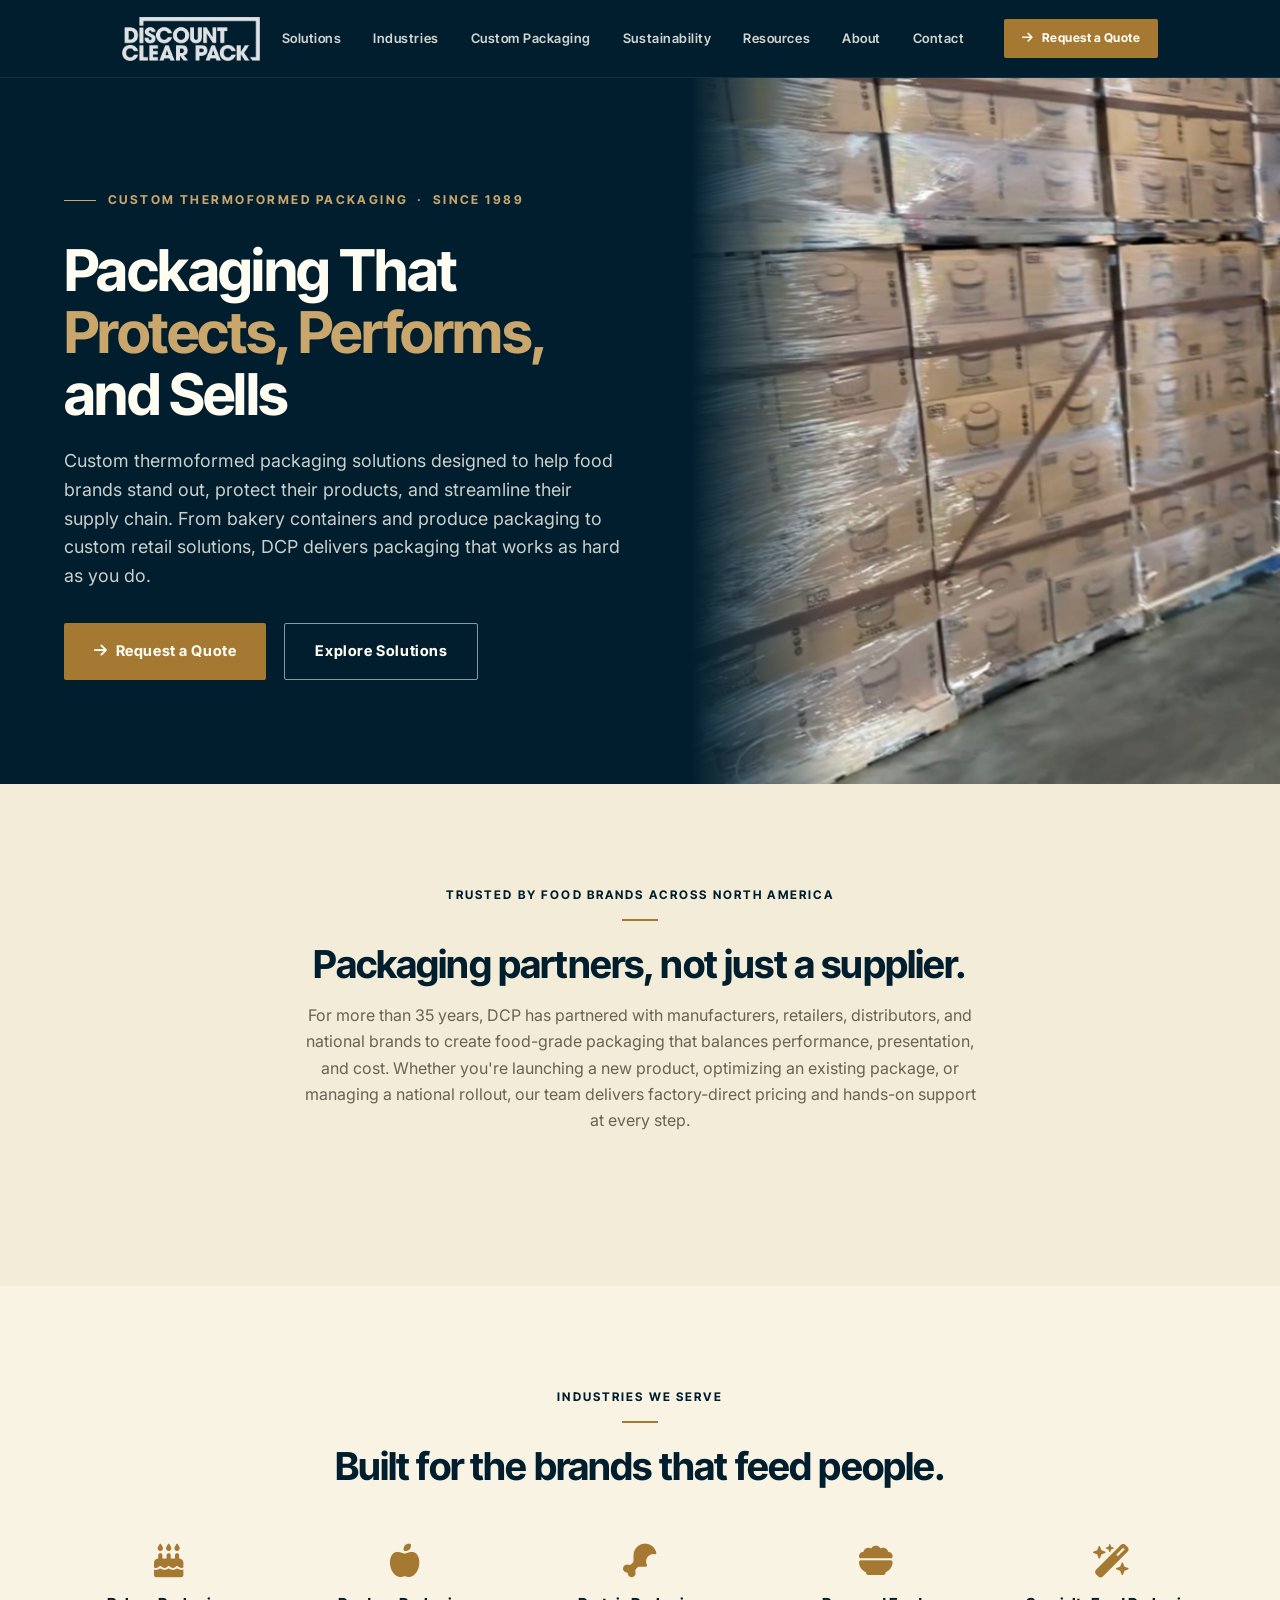
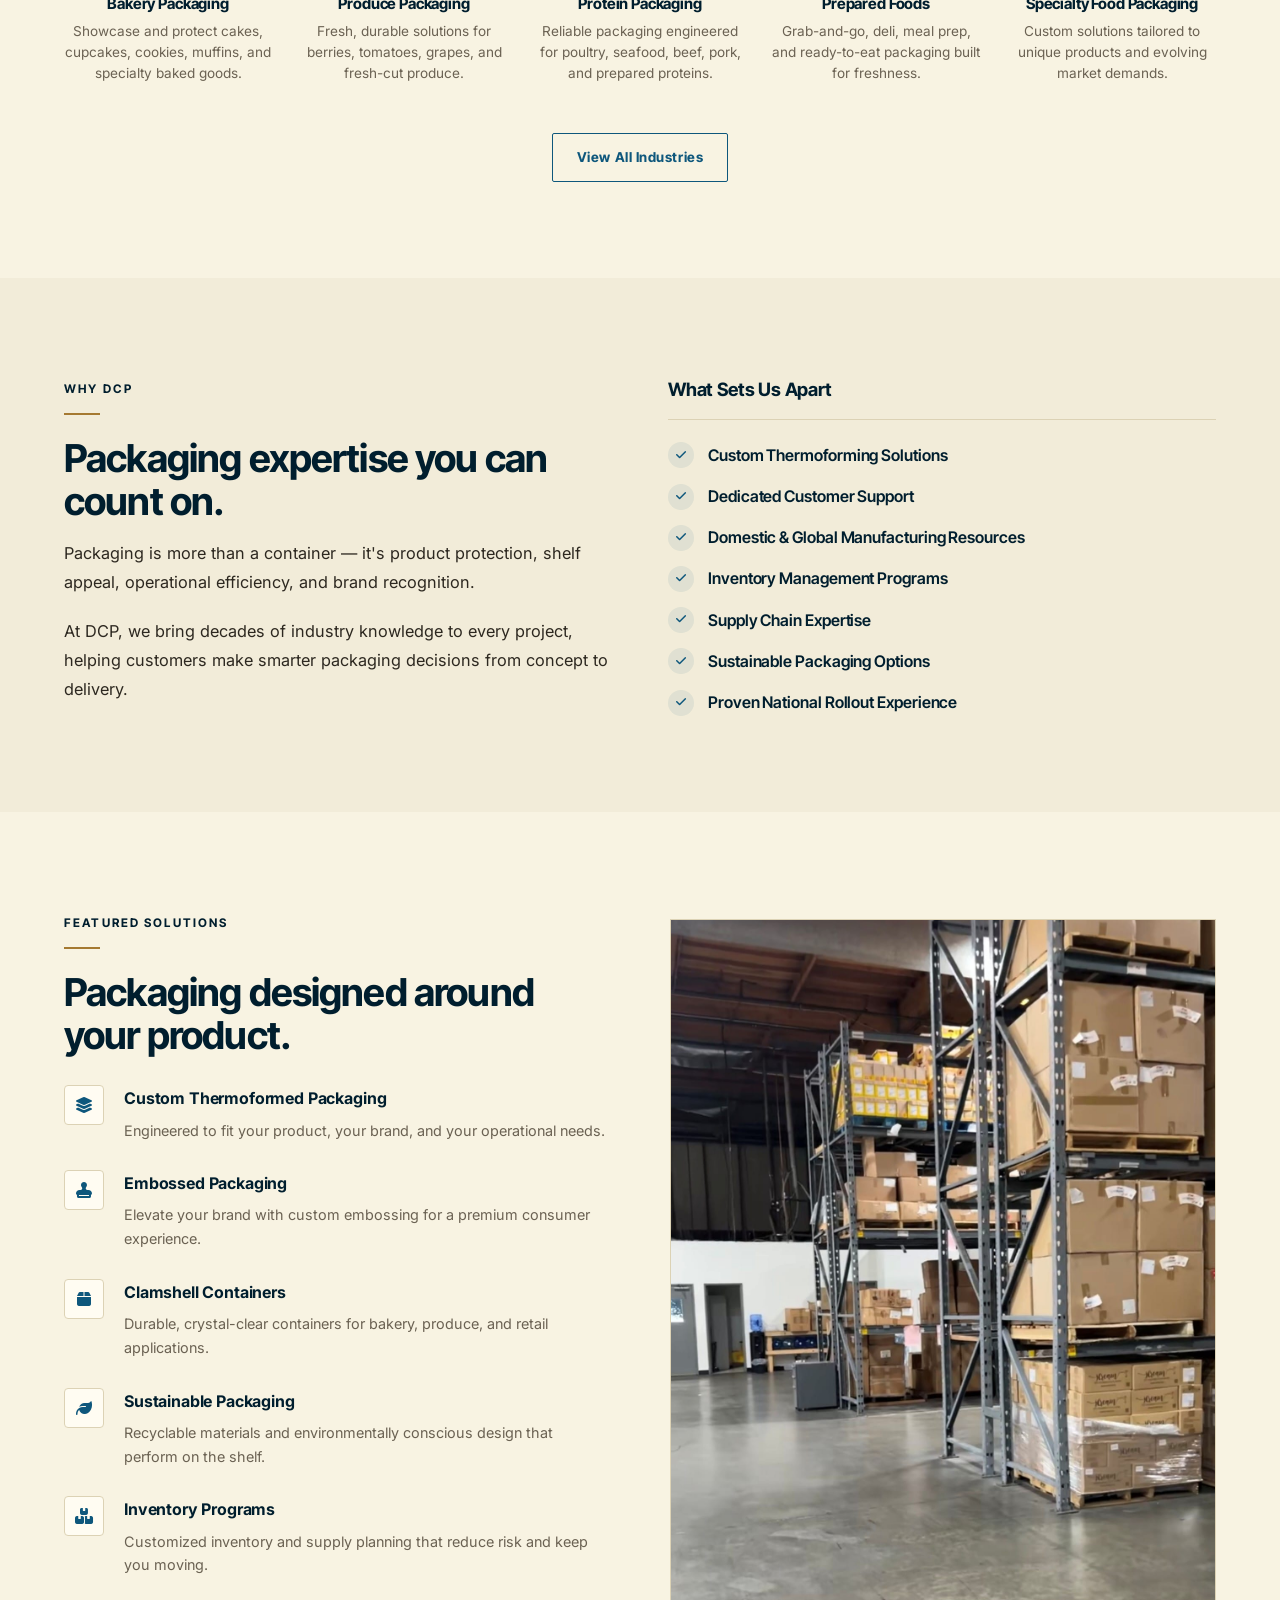
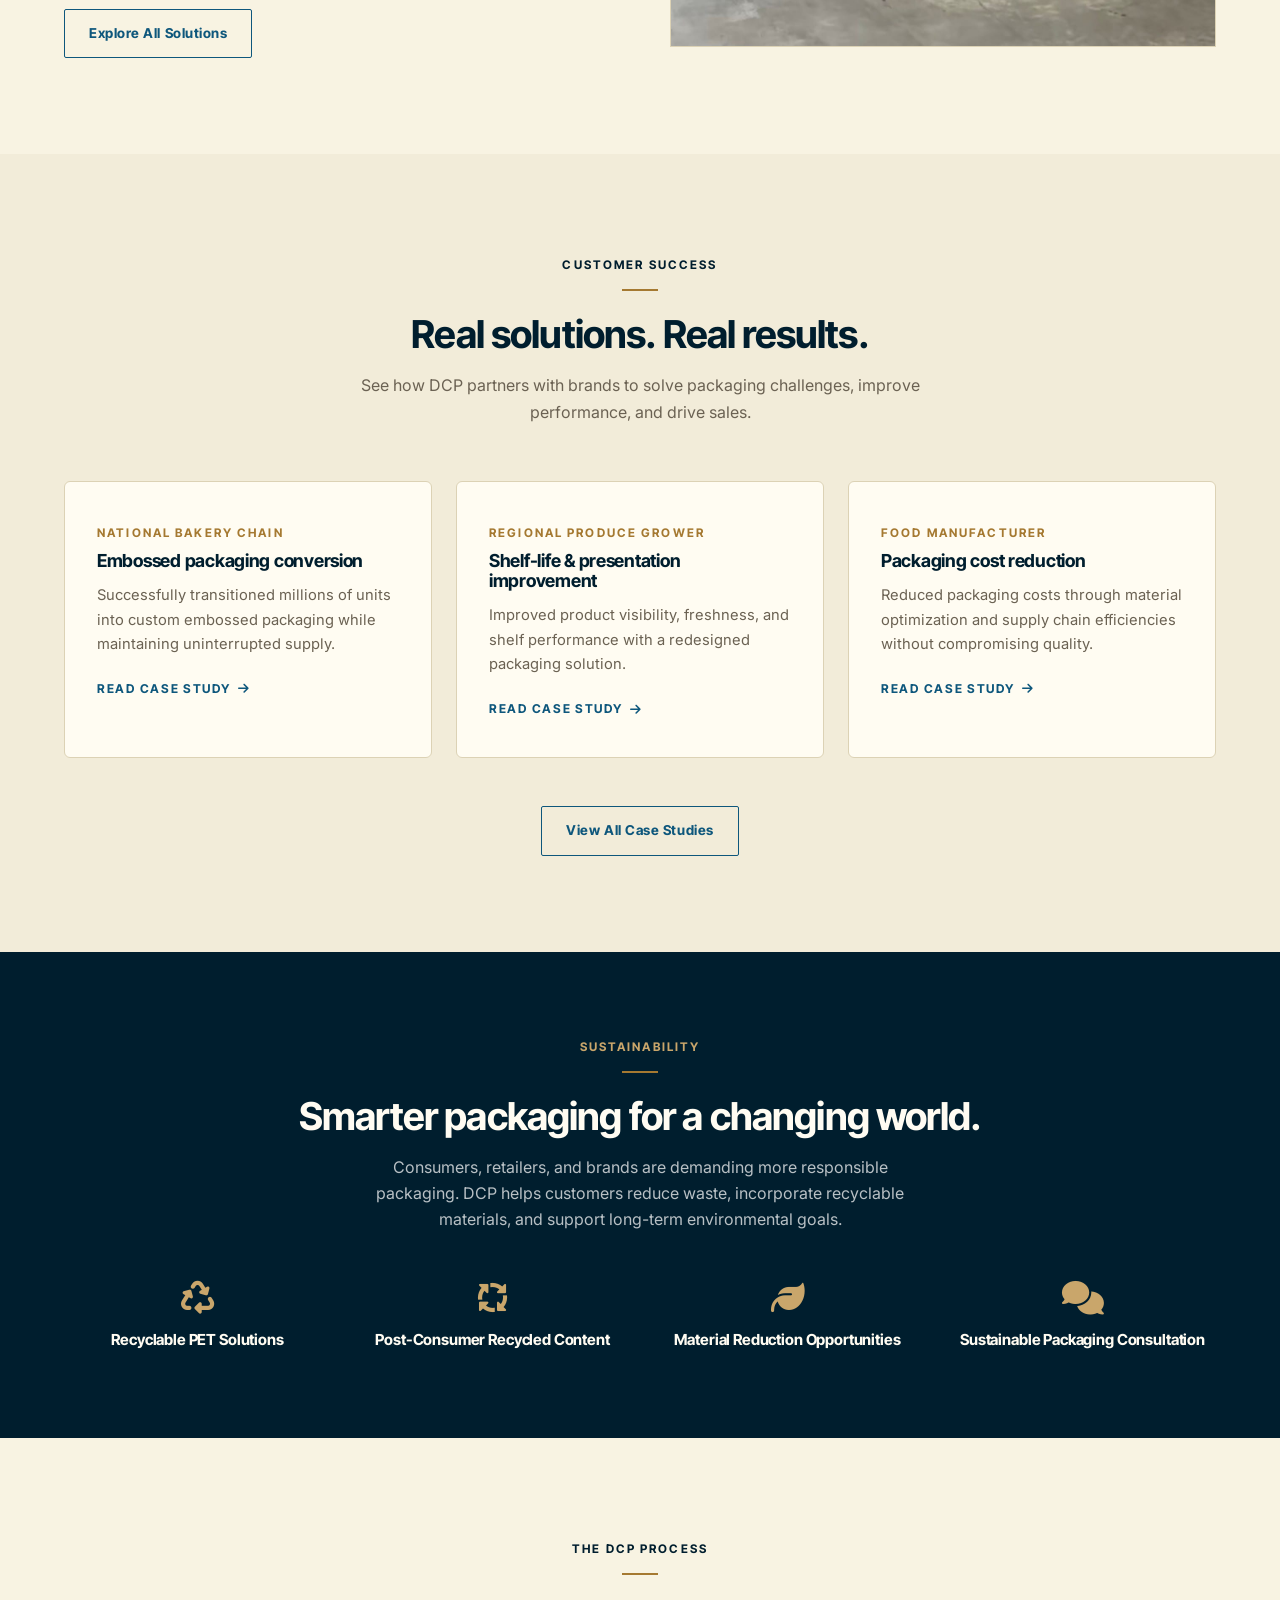
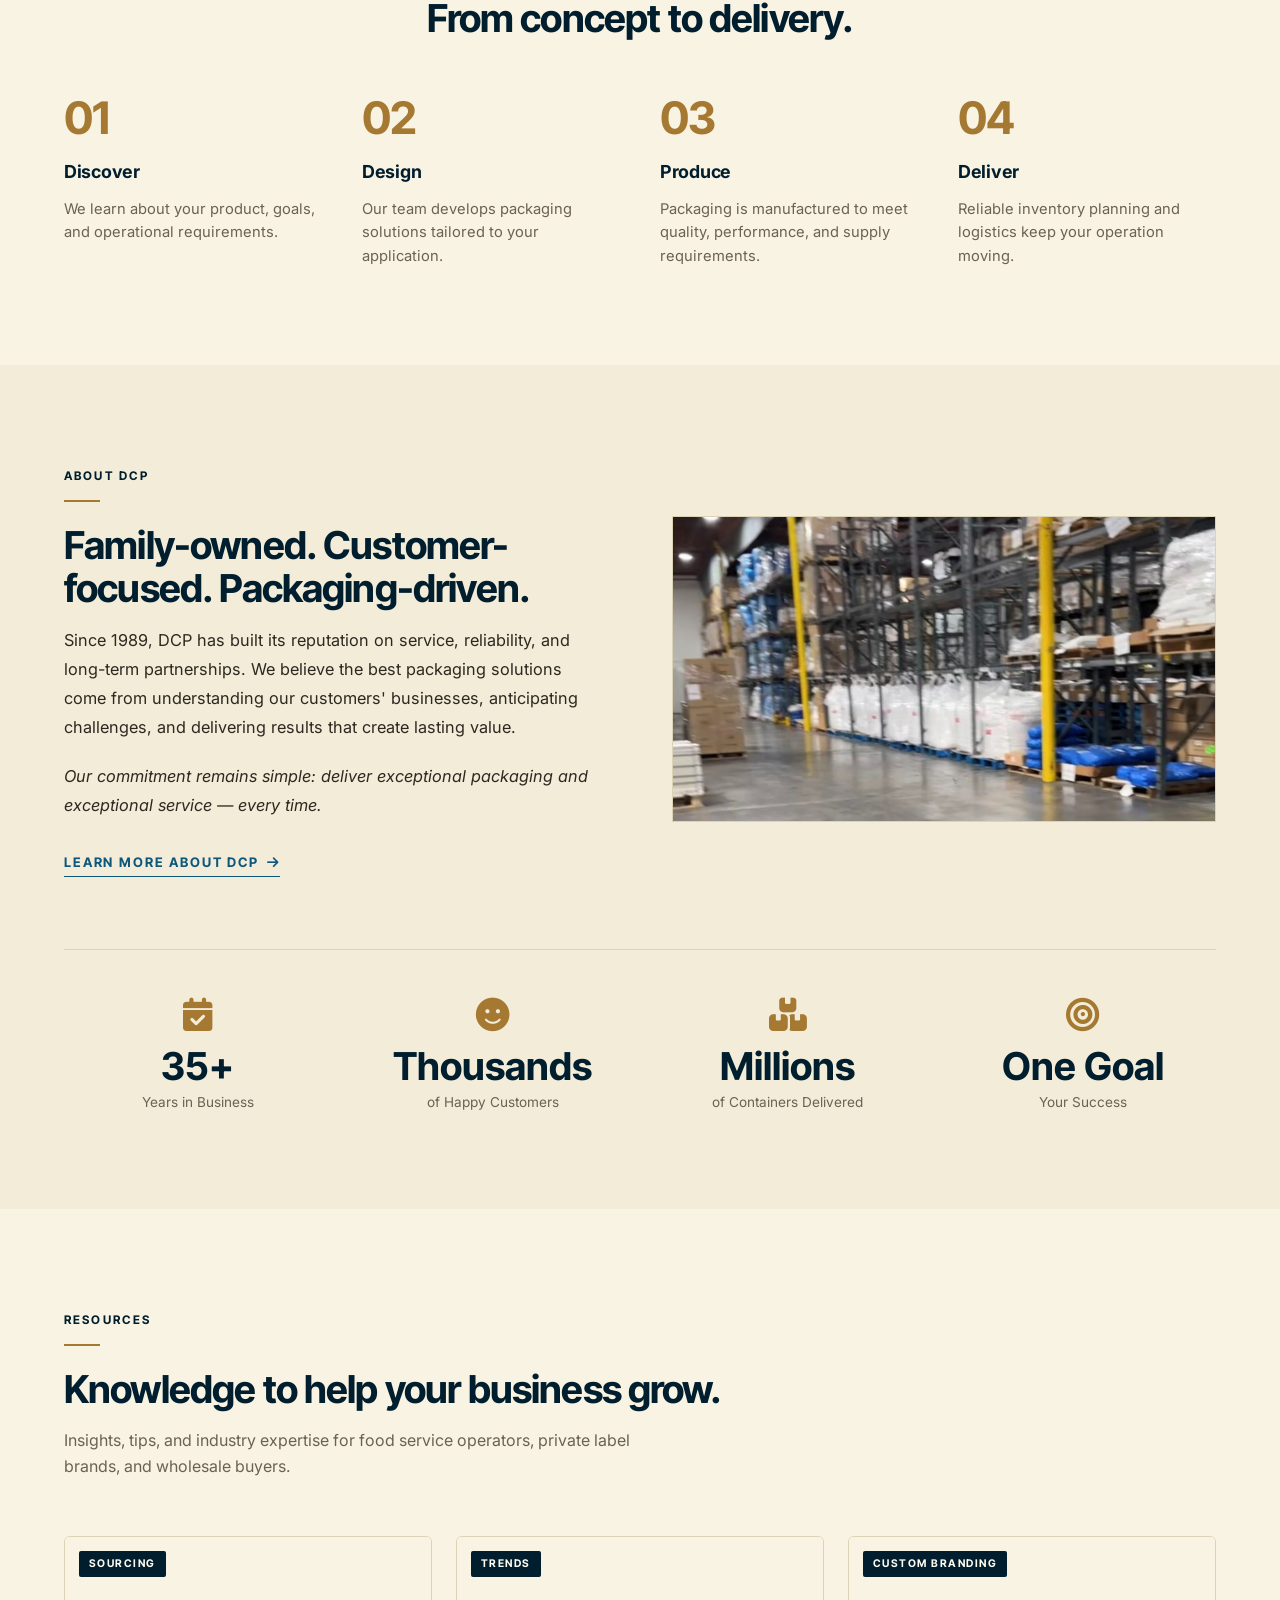
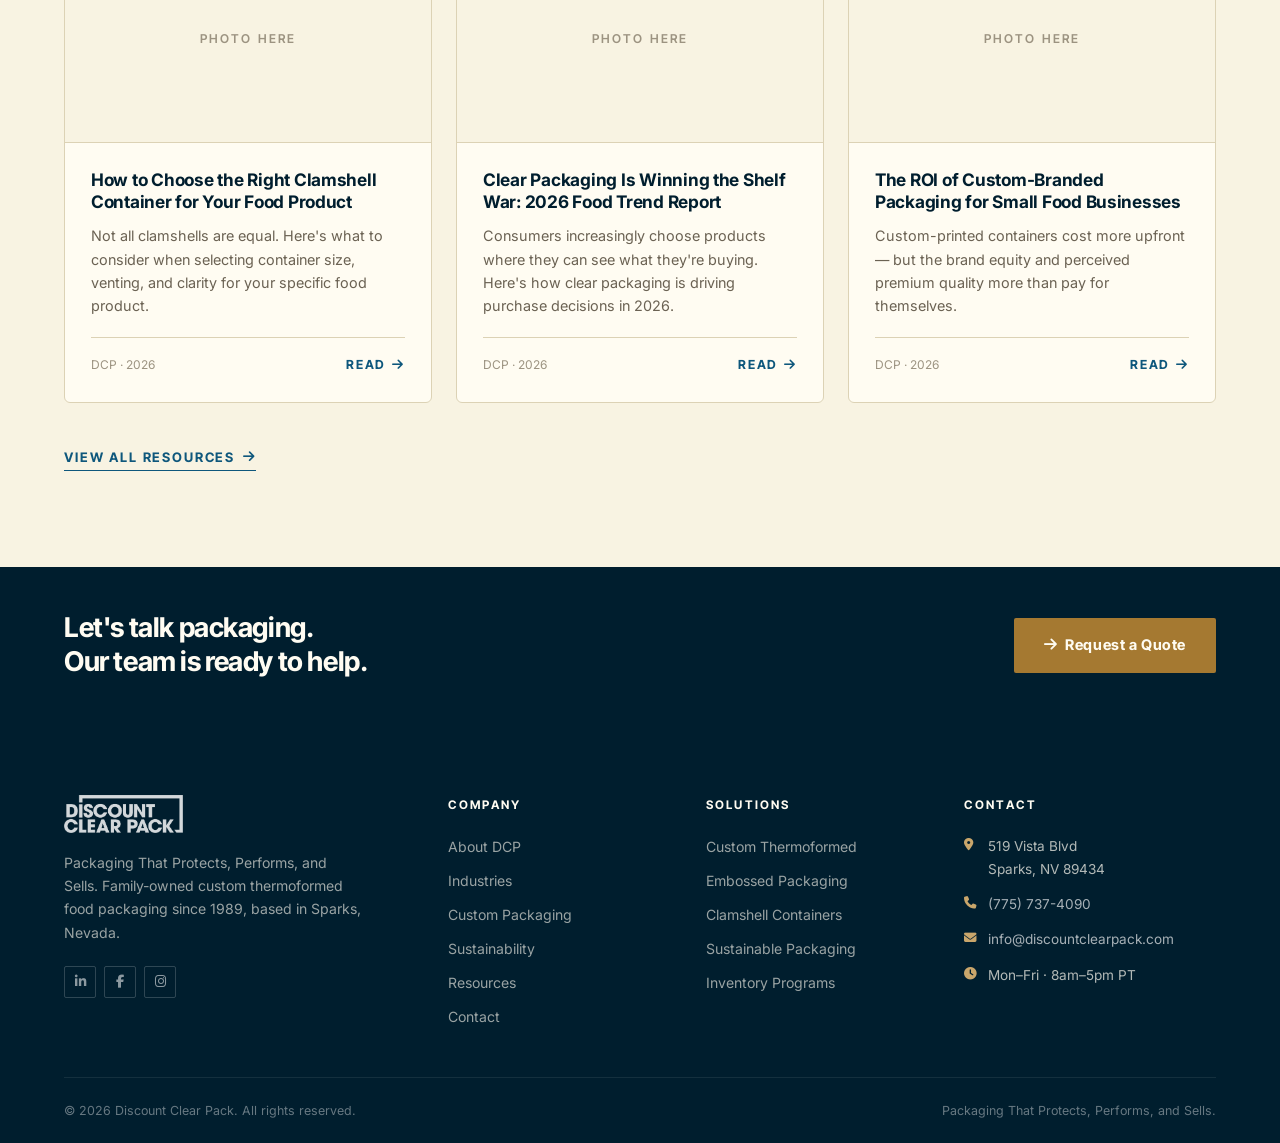
<file: index.html>
<!DOCTYPE html>
<html lang="en">
<head>
<meta charset="UTF-8">
<meta name="viewport" content="width=device-width, initial-scale=1.0">
<title>Discount Clear Pack — Custom Thermoformed Food Packaging | Protects, Performs, Sells</title>
<meta name="description" content="DCP designs custom thermoformed food packaging — bakery, produce, protein, prepared foods. Factory-direct pricing, custom branding, and national supply. Family-owned since 1989, Sparks NV.">
<link rel="stylesheet" href="style.css">
<link rel="stylesheet" href="https://cdnjs.cloudflare.com/ajax/libs/font-awesome/6.5.0/css/all.min.css">
</head>
<body>

<!-- Navbar — dark navy, white logo, gold Request a Quote -->
<nav class="navbar navbar--dark" role="navigation" aria-label="Main navigation">
  <div class="container">
    <div class="navbar__inner">
      <a href="index.html" class="navbar__logo" aria-label="Discount Clear Pack Home">
        <img src="Logo/dcp-white.png" alt="Discount Clear Pack">
      </a>
      <div class="navbar__nav">
        <a href="products.html">Solutions</a>
        <a href="products.html#industries">Industries</a>
        <a href="custom-packaging.html">Custom Packaging</a>
        <a href="sustainability.html">Sustainability</a>
        <a href="blog.html">Resources</a>
        <a href="about.html">About</a>
        <a href="contact.html">Contact</a>
      </div>
      <div class="navbar__actions">
        <a href="contact.html" class="btn btn-gold btn-sm navbar__cta"><i class="fas fa-arrow-right"></i> Request a Quote</a>
      </div>
      <button class="navbar__hamburger" aria-label="Open menu" aria-expanded="false">
        <span></span><span></span><span></span>
      </button>
    </div>
  </div>
</nav>

<!-- Mobile Menu -->
<div class="mobile-menu" role="dialog" aria-label="Mobile navigation">
  <button class="mobile-menu__close" aria-label="Close menu"><i class="fas fa-times"></i></button>
  <div class="mobile-menu__inner">
    <nav>
      <a href="products.html">Solutions</a>
      <a href="products.html#industries">Industries</a>
      <a href="custom-packaging.html">Custom Packaging</a>
      <a href="sustainability.html">Sustainability</a>
      <a href="blog.html">Resources</a>
      <a href="about.html">About</a>
      <a href="contact.html">Contact</a>
    </nav>
    <div class="mobile-menu__footer">
      <div class="mobile-menu__phone-big"><i class="fas fa-phone"></i><a href="tel:7757374090" style="color:inherit;">(775) 737-4090</a></div>
      <p>519 Vista Blvd, Sparks NV 89434</p>
      <p>Mon–Fri · 8am–5pm PT</p>
    </div>
  </div>
</div>

<!-- ════════════════════════════════════════
     HERO — dark navy, full-bleed, photo bleeds right
════════════════════════════════════════ -->
<section class="hero hero--dark" aria-label="Hero section">
  <div class="container hero__content">
    <div class="hero__inner">
      <div class="hero__eyebrow">Custom Thermoformed Packaging &nbsp;·&nbsp; Since 1989</div>
      <h1 class="hero__title">Packaging That <em>Protects, Performs,</em> and Sells</h1>
      <p class="hero__subtitle">Custom thermoformed packaging solutions designed to help food brands stand out, protect their products, and streamline their supply chain. From bakery containers and produce packaging to custom retail solutions, DCP delivers packaging that works as hard as you do.</p>
      <div class="hero__cta">
        <a href="contact.html" class="btn btn-gold btn-lg"><i class="fas fa-arrow-right"></i> Request a Quote</a>
        <a href="products.html" class="btn btn-outline-light btn-lg">Explore Solutions</a>
      </div>
    </div>
  </div>
  <div class="hero__media">
    <img src="images/product-pallets.jpg" alt="Cases of clear thermoformed clamshell packaging shrink-wrapped and stacked, ready to ship" class="hero__media-img" loading="eager">
  </div>
</section>

<!-- ════════════════════════════════════════
     TRUSTED BY FOOD BRANDS ACROSS NORTH AMERICA
════════════════════════════════════════ -->
<section class="section">
  <div class="container">
    <div class="section-header centered reveal" style="max-width:760px;margin-left:auto;margin-right:auto;">
      <span class="section-label ink">Trusted by Food Brands Across North America</span>
      <div class="section-divider c"></div>
      <h2 class="section-title">Packaging partners, not just a supplier.</h2>
      <p class="section-subtitle" style="max-width:680px;">For more than 35 years, DCP has partnered with manufacturers, retailers, distributors, and national brands to create food-grade packaging that balances performance, presentation, and cost. Whether you're launching a new product, optimizing an existing package, or managing a national rollout, our team delivers factory-direct pricing and hands-on support at every step.</p>
    </div>
  </div>
</section>

<!-- ════════════════════════════════════════
     INDUSTRIES WE SERVE — centered gold icon row
════════════════════════════════════════ -->
<section class="section bg-off-white" id="industries">
  <div class="container">
    <div class="section-header centered reveal">
      <span class="section-label ink">Industries We Serve</span>
      <div class="section-divider c"></div>
      <h2 class="section-title">Built for the brands that feed people.</h2>
    </div>
    <div class="icon-row icon-row--5 reveal">
      <div class="icon-feature">
        <div class="icon-feature__icon"><i class="fas fa-cake-candles"></i></div>
        <div class="icon-feature__title">Bakery Packaging</div>
        <p class="icon-feature__desc">Showcase and protect cakes, cupcakes, cookies, muffins, and specialty baked goods.</p>
      </div>
      <div class="icon-feature">
        <div class="icon-feature__icon"><i class="fas fa-apple-whole"></i></div>
        <div class="icon-feature__title">Produce Packaging</div>
        <p class="icon-feature__desc">Fresh, durable solutions for berries, tomatoes, grapes, and fresh-cut produce.</p>
      </div>
      <div class="icon-feature">
        <div class="icon-feature__icon"><i class="fas fa-drumstick-bite"></i></div>
        <div class="icon-feature__title">Protein Packaging</div>
        <p class="icon-feature__desc">Reliable packaging engineered for poultry, seafood, beef, pork, and prepared proteins.</p>
      </div>
      <div class="icon-feature">
        <div class="icon-feature__icon"><i class="fas fa-bowl-food"></i></div>
        <div class="icon-feature__title">Prepared Foods</div>
        <p class="icon-feature__desc">Grab-and-go, deli, meal prep, and ready-to-eat packaging built for freshness.</p>
      </div>
      <div class="icon-feature">
        <div class="icon-feature__icon"><i class="fas fa-wand-magic-sparkles"></i></div>
        <div class="icon-feature__title">Specialty Food Packaging</div>
        <p class="icon-feature__desc">Custom solutions tailored to unique products and evolving market demands.</p>
      </div>
    </div>
    <div style="text-align:center;margin-top:48px;" class="reveal">
      <a href="products.html#industries" class="btn btn-outline-ice">View All Industries</a>
    </div>
  </div>
</section>

<!-- ════════════════════════════════════════
     WHY DCP — intro + 6 gold icons
════════════════════════════════════════ -->
<section class="section">
  <div class="container">
    <div class="grid-2-col" style="align-items:start;gap:56px;">
      <div class="reveal">
        <span class="section-label ink">Why DCP</span>
        <div class="section-divider"></div>
        <h2 class="section-title">Packaging expertise you can count on.</h2>
        <p style="color:var(--body-text);margin-bottom:20px;font-size:1.02rem;line-height:1.78;">Packaging is more than a container — it's product protection, shelf appeal, operational efficiency, and brand recognition.</p>
        <p style="color:var(--body-text);font-size:1.02rem;line-height:1.78;">At DCP, we bring decades of industry knowledge to every project, helping customers make smarter packaging decisions from concept to delivery.</p>
      </div>
      <div class="reveal reveal-delay-1">
        <div class="apart-title">What Sets Us Apart</div>
        <ul class="check-list">
          <li><i class="fas fa-check"></i> Custom Thermoforming Solutions</li>
          <li><i class="fas fa-check"></i> Dedicated Customer Support</li>
          <li><i class="fas fa-check"></i> Domestic &amp; Global Manufacturing Resources</li>
          <li><i class="fas fa-check"></i> Inventory Management Programs</li>
          <li><i class="fas fa-check"></i> Supply Chain Expertise</li>
          <li><i class="fas fa-check"></i> Sustainable Packaging Options</li>
          <li><i class="fas fa-check"></i> Proven National Rollout Experience</li>
        </ul>
      </div>
    </div>
  </div>
</section>

<!-- ════════════════════════════════════════
     FEATURED SOLUTIONS — centered gold icons
════════════════════════════════════════ -->
<section class="section bg-off-white">
  <div class="container">
    <div class="grid-2-col" style="gap:60px;align-items:center;">
      <div class="reveal">
        <span class="section-label ink">Featured Solutions</span>
        <div class="section-divider"></div>
        <h2 class="section-title" style="margin-bottom:28px;">Packaging designed around your product.</h2>
        <div class="feature-list">
          <div class="feature-item">
            <div class="feature-item__icon"><i class="fas fa-layer-group"></i></div>
            <div><div class="feature-item__title">Custom Thermoformed Packaging</div><div class="feature-item__desc">Engineered to fit your product, your brand, and your operational needs.</div></div>
          </div>
          <div class="feature-item">
            <div class="feature-item__icon"><i class="fas fa-stamp"></i></div>
            <div><div class="feature-item__title">Embossed Packaging</div><div class="feature-item__desc">Elevate your brand with custom embossing for a premium consumer experience.</div></div>
          </div>
          <div class="feature-item">
            <div class="feature-item__icon"><i class="fas fa-box"></i></div>
            <div><div class="feature-item__title">Clamshell Containers</div><div class="feature-item__desc">Durable, crystal-clear containers for bakery, produce, and retail applications.</div></div>
          </div>
          <div class="feature-item">
            <div class="feature-item__icon"><i class="fas fa-leaf"></i></div>
            <div><div class="feature-item__title">Sustainable Packaging</div><div class="feature-item__desc">Recyclable materials and environmentally conscious design that perform on the shelf.</div></div>
          </div>
          <div class="feature-item">
            <div class="feature-item__icon"><i class="fas fa-boxes-stacked"></i></div>
            <div><div class="feature-item__title">Inventory Programs</div><div class="feature-item__desc">Customized inventory and supply planning that reduce risk and keep you moving.</div></div>
          </div>
        </div>
        <div style="margin-top:32px;">
          <a href="custom-packaging.html" class="btn btn-outline-ice">Explore All Solutions</a>
        </div>
      </div>
      <div class="reveal reveal-delay-1">
        <img src="images/warehouse-aisle.jpg" alt="Discount Clear Pack warehouse stocked with clear food packaging inventory" class="photo photo--portrait" loading="lazy">
      </div>
    </div>
  </div>
</section>

<!-- ════════════════════════════════════════
     CUSTOMER SUCCESS — anonymized case studies w/ photos
════════════════════════════════════════ -->
<section class="section">
  <div class="container">
    <div class="section-header centered reveal">
      <span class="section-label ink">Customer Success</span>
      <div class="section-divider c"></div>
      <h2 class="section-title">Real solutions. Real results.</h2>
      <p class="section-subtitle" style="margin-left:auto;margin-right:auto;">See how DCP partners with brands to solve packaging challenges, improve performance, and drive sales.</p>
    </div>
    <div class="grid-3 reveal">
      <div class="card">
        <span class="section-label" style="margin-bottom:8px;">National Bakery Chain</span>
        <h3 class="card__title">Embossed packaging conversion</h3>
        <p class="card__desc">Successfully transitioned millions of units into custom embossed packaging while maintaining uninterrupted supply.</p>
        <a href="about.html" class="card__link">Read Case Study <i class="fas fa-arrow-right"></i></a>
      </div>
      <div class="card reveal-delay-1">
        <span class="section-label" style="margin-bottom:8px;">Regional Produce Grower</span>
        <h3 class="card__title">Shelf-life &amp; presentation improvement</h3>
        <p class="card__desc">Improved product visibility, freshness, and shelf performance with a redesigned packaging solution.</p>
        <a href="about.html" class="card__link">Read Case Study <i class="fas fa-arrow-right"></i></a>
      </div>
      <div class="card reveal-delay-2">
        <span class="section-label" style="margin-bottom:8px;">Food Manufacturer</span>
        <h3 class="card__title">Packaging cost reduction</h3>
        <p class="card__desc">Reduced packaging costs through material optimization and supply chain efficiencies without compromising quality.</p>
        <a href="about.html" class="card__link">Read Case Study <i class="fas fa-arrow-right"></i></a>
      </div>
    </div>
    <div style="text-align:center;margin-top:48px;" class="reveal">
      <a href="about.html" class="btn btn-outline-ice">View All Case Studies</a>
    </div>
  </div>
</section>

<!-- ════════════════════════════════════════
     SUSTAINABILITY — navy band + gold icons
════════════════════════════════════════ -->
<section class="categories-dark">
  <div class="container">
    <div class="section-header centered" style="max-width:720px;margin-left:auto;margin-right:auto;margin-bottom:48px;">
      <span class="section-label on-dark reveal">Sustainability</span>
      <div class="section-divider c reveal reveal-delay-1"></div>
      <h2 class="section-title reveal reveal-delay-2" style="color:var(--paper);">Smarter packaging for a changing world.</h2>
      <p class="section-subtitle on-dark reveal reveal-delay-3" style="margin-left:auto;margin-right:auto;">Consumers, retailers, and brands are demanding more responsible packaging. DCP helps customers reduce waste, incorporate recyclable materials, and support long-term environmental goals.</p>
    </div>
    <div class="icon-row icon-row--4 icon-row--on-dark reveal">
      <div class="icon-feature"><div class="icon-feature__icon"><i class="fas fa-recycle"></i></div><div class="icon-feature__title">Recyclable PET Solutions</div></div>
      <div class="icon-feature"><div class="icon-feature__icon"><i class="fas fa-arrows-spin"></i></div><div class="icon-feature__title">Post-Consumer Recycled Content</div></div>
      <div class="icon-feature"><div class="icon-feature__icon"><i class="fas fa-leaf"></i></div><div class="icon-feature__title">Material Reduction Opportunities</div></div>
      <div class="icon-feature"><div class="icon-feature__icon"><i class="fas fa-comments"></i></div><div class="icon-feature__title">Sustainable Packaging Consultation</div></div>
    </div>
  </div>
</section>

<!-- ════════════════════════════════════════
     THE DCP PROCESS — Discover / Design / Produce / Deliver
════════════════════════════════════════ -->
<section class="section bg-off-white">
  <div class="container">
    <div class="section-header centered reveal">
      <span class="section-label ink">The DCP Process</span>
      <div class="section-divider c"></div>
      <h2 class="section-title">From concept to delivery.</h2>
    </div>
    <div class="steps-grid reveal" style="grid-template-columns:repeat(4,1fr);">
      <div class="step-card">
        <div class="step-card__num">01</div>
        <div class="step-card__title">Discover</div>
        <div class="step-card__desc">We learn about your product, goals, and operational requirements.</div>
      </div>
      <div class="step-card">
        <div class="step-card__num">02</div>
        <div class="step-card__title">Design</div>
        <div class="step-card__desc">Our team develops packaging solutions tailored to your application.</div>
      </div>
      <div class="step-card">
        <div class="step-card__num">03</div>
        <div class="step-card__title">Produce</div>
        <div class="step-card__desc">Packaging is manufactured to meet quality, performance, and supply requirements.</div>
      </div>
      <div class="step-card">
        <div class="step-card__num">04</div>
        <div class="step-card__title">Deliver</div>
        <div class="step-card__desc">Reliable inventory planning and logistics keep your operation moving.</div>
      </div>
    </div>
  </div>
</section>

<!-- ════════════════════════════════════════
     ABOUT DCP — text + photo, then stat row
════════════════════════════════════════ -->
<section class="section">
  <div class="container">
    <div class="grid-2-col" style="margin-bottom:72px;">
      <div class="reveal">
        <span class="section-label ink">About DCP</span>
        <div class="section-divider"></div>
        <h2 class="section-title">Family-owned. Customer-focused. Packaging-driven.</h2>
        <p style="color:var(--body-text);margin-bottom:20px;font-size:1.02rem;line-height:1.78;">Since 1989, DCP has built its reputation on service, reliability, and long-term partnerships. We believe the best packaging solutions come from understanding our customers' businesses, anticipating challenges, and delivering results that create lasting value.</p>
        <p style="color:var(--body-text);margin-bottom:28px;font-size:1.02rem;line-height:1.78;font-style:italic;">Our commitment remains simple: deliver exceptional packaging and exceptional service — every time.</p>
        <a href="about.html" class="text-link">Learn More About DCP <i class="fas fa-arrow-right"></i></a>
      </div>
      <div class="reveal reveal-delay-1">
        <img src="images/warehouse-wide.jpg" alt="Wide view of the Discount Clear Pack warehouse and distribution operation" class="photo photo--16x9" loading="lazy">
      </div>
    </div>
    <div class="icon-row icon-row--4 reveal" style="border-top:1px solid var(--line);padding-top:48px;">
      <div class="icon-feature"><div class="icon-feature__icon"><i class="fas fa-calendar-check"></i></div><div class="icon-feature__num">35+</div><div class="icon-feature__desc">Years in Business</div></div>
      <div class="icon-feature"><div class="icon-feature__icon"><i class="fas fa-face-smile"></i></div><div class="icon-feature__num">Thousands</div><div class="icon-feature__desc">of Happy Customers</div></div>
      <div class="icon-feature"><div class="icon-feature__icon"><i class="fas fa-boxes-stacked"></i></div><div class="icon-feature__num">Millions</div><div class="icon-feature__desc">of Containers Delivered</div></div>
      <div class="icon-feature"><div class="icon-feature__icon"><i class="fas fa-bullseye"></i></div><div class="icon-feature__num">One Goal</div><div class="icon-feature__desc">Your Success</div></div>
    </div>
  </div>
</section>

<!-- ════════════════════════════════════════
     RESOURCES / NEWS PREVIEW — SEO content
════════════════════════════════════════ -->
<section class="section bg-off-white">
  <div class="container">
    <div class="section-header reveal">
      <span class="section-label ink">Resources</span>
      <div class="section-divider"></div>
      <h2 class="section-title">Knowledge to help your business grow.</h2>
      <p class="section-subtitle">Insights, tips, and industry expertise for food service operators, private label brands, and wholesale buyers.</p>
    </div>
    <div class="blog-grid">
      <div class="blog-card reveal">
        <div class="blog-card__img"><span class="blog-card__cat">Sourcing</span></div>
        <div class="blog-card__body">
          <div class="blog-card__title">How to Choose the Right Clamshell Container for Your Food Product</div>
          <p class="blog-card__excerpt">Not all clamshells are equal. Here's what to consider when selecting container size, venting, and clarity for your specific food product.</p>
          <div class="blog-card__meta">
            <span>DCP · 2026</span>
            <a href="blog-how-to-choose-the-right-clamshell.html" class="blog-card__read">Read <i class="fas fa-arrow-right"></i></a>
          </div>
        </div>
      </div>
      <div class="blog-card reveal reveal-delay-1">
        <div class="blog-card__img"><span class="blog-card__cat">Trends</span></div>
        <div class="blog-card__body">
          <div class="blog-card__title">Clear Packaging Is Winning the Shelf War: 2026 Food Trend Report</div>
          <p class="blog-card__excerpt">Consumers increasingly choose products where they can see what they're buying. Here's how clear packaging is driving purchase decisions in 2026.</p>
          <div class="blog-card__meta">
            <span>DCP · 2026</span>
            <a href="blog-clear-packaging-food-trends-2026.html" class="blog-card__read">Read <i class="fas fa-arrow-right"></i></a>
          </div>
        </div>
      </div>
      <div class="blog-card reveal reveal-delay-2">
        <div class="blog-card__img"><span class="blog-card__cat">Custom Branding</span></div>
        <div class="blog-card__body">
          <div class="blog-card__title">The ROI of Custom-Branded Packaging for Small Food Businesses</div>
          <p class="blog-card__excerpt">Custom-printed containers cost more upfront — but the brand equity and perceived premium quality more than pay for themselves.</p>
          <div class="blog-card__meta">
            <span>DCP · 2026</span>
            <a href="blog-custom-branding-packaging-roi.html" class="blog-card__read">Read <i class="fas fa-arrow-right"></i></a>
          </div>
        </div>
      </div>
    </div>
    <div style="margin-top:40px;" class="reveal">
      <a href="blog.html" class="text-link">View All Resources <i class="fas fa-arrow-right"></i></a>
    </div>
  </div>
</section>

<!-- ════════════════════════════════════════
     REQUEST A QUOTE — split CTA band
════════════════════════════════════════ -->
<section class="cta-split">
  <div class="container">
    <div class="cta-split__inner reveal">
      <div class="cta-split__text">Let's talk packaging.<br>Our team is ready to help.</div>
      <a href="contact.html" class="btn btn-gold btn-lg"><i class="fas fa-arrow-right"></i> Request a Quote</a>
    </div>
  </div>
</section>

<!-- Footer -->
<footer class="footer" role="contentinfo">
  <div class="container">
    <div class="footer__grid">
      <div>
        <div class="footer__logo"><img src="Logo/dcp-white.png" alt="Discount Clear Pack"></div>
        <p class="footer__tagline">Packaging That Protects, Performs, and Sells. Family-owned custom thermoformed food packaging since 1989, based in Sparks, Nevada.</p>
        <div class="footer__social">
          <a href="#" aria-label="LinkedIn"><i class="fab fa-linkedin-in"></i></a>
          <a href="#" aria-label="Facebook"><i class="fab fa-facebook-f"></i></a>
          <a href="#" aria-label="Instagram"><i class="fab fa-instagram"></i></a>
        </div>
      </div>
      <div>
        <div class="footer__col-title">Company</div>
        <div class="footer__col-links">
          <a href="about.html">About DCP</a>
          <a href="products.html#industries">Industries</a>
          <a href="custom-packaging.html">Custom Packaging</a>
          <a href="sustainability.html">Sustainability</a>
          <a href="blog.html">Resources</a>
          <a href="contact.html">Contact</a>
        </div>
      </div>
      <div>
        <div class="footer__col-title">Solutions</div>
        <div class="footer__col-links">
          <a href="custom-packaging.html">Custom Thermoformed</a>
          <a href="custom-packaging.html">Embossed Packaging</a>
          <a href="products.html#clamshells">Clamshell Containers</a>
          <a href="sustainability.html">Sustainable Packaging</a>
          <a href="logistics.html">Inventory Programs</a>
        </div>
      </div>
      <div>
        <div class="footer__col-title">Contact</div>
        <div class="footer__contact-item"><i class="fas fa-map-marker-alt"></i><span>519 Vista Blvd<br>Sparks, NV 89434</span></div>
        <div class="footer__contact-item"><i class="fas fa-phone"></i><a href="tel:7757374090">(775) 737-4090</a></div>
        <div class="footer__contact-item"><i class="fas fa-envelope"></i><a href="mailto:info@discountclearpack.com">info@discountclearpack.com</a></div>
        <div class="footer__contact-item"><i class="fas fa-clock"></i><span>Mon–Fri · 8am–5pm PT</span></div>
      </div>
    </div>
    <div class="footer__bottom">
      <span>&copy; 2026 Discount Clear Pack. All rights reserved.</span>
      <span>Packaging That Protects, Performs, and Sells.</span>
    </div>
  </div>
</footer>

<script src="script.js"></script>
</body>
</html>
</file>
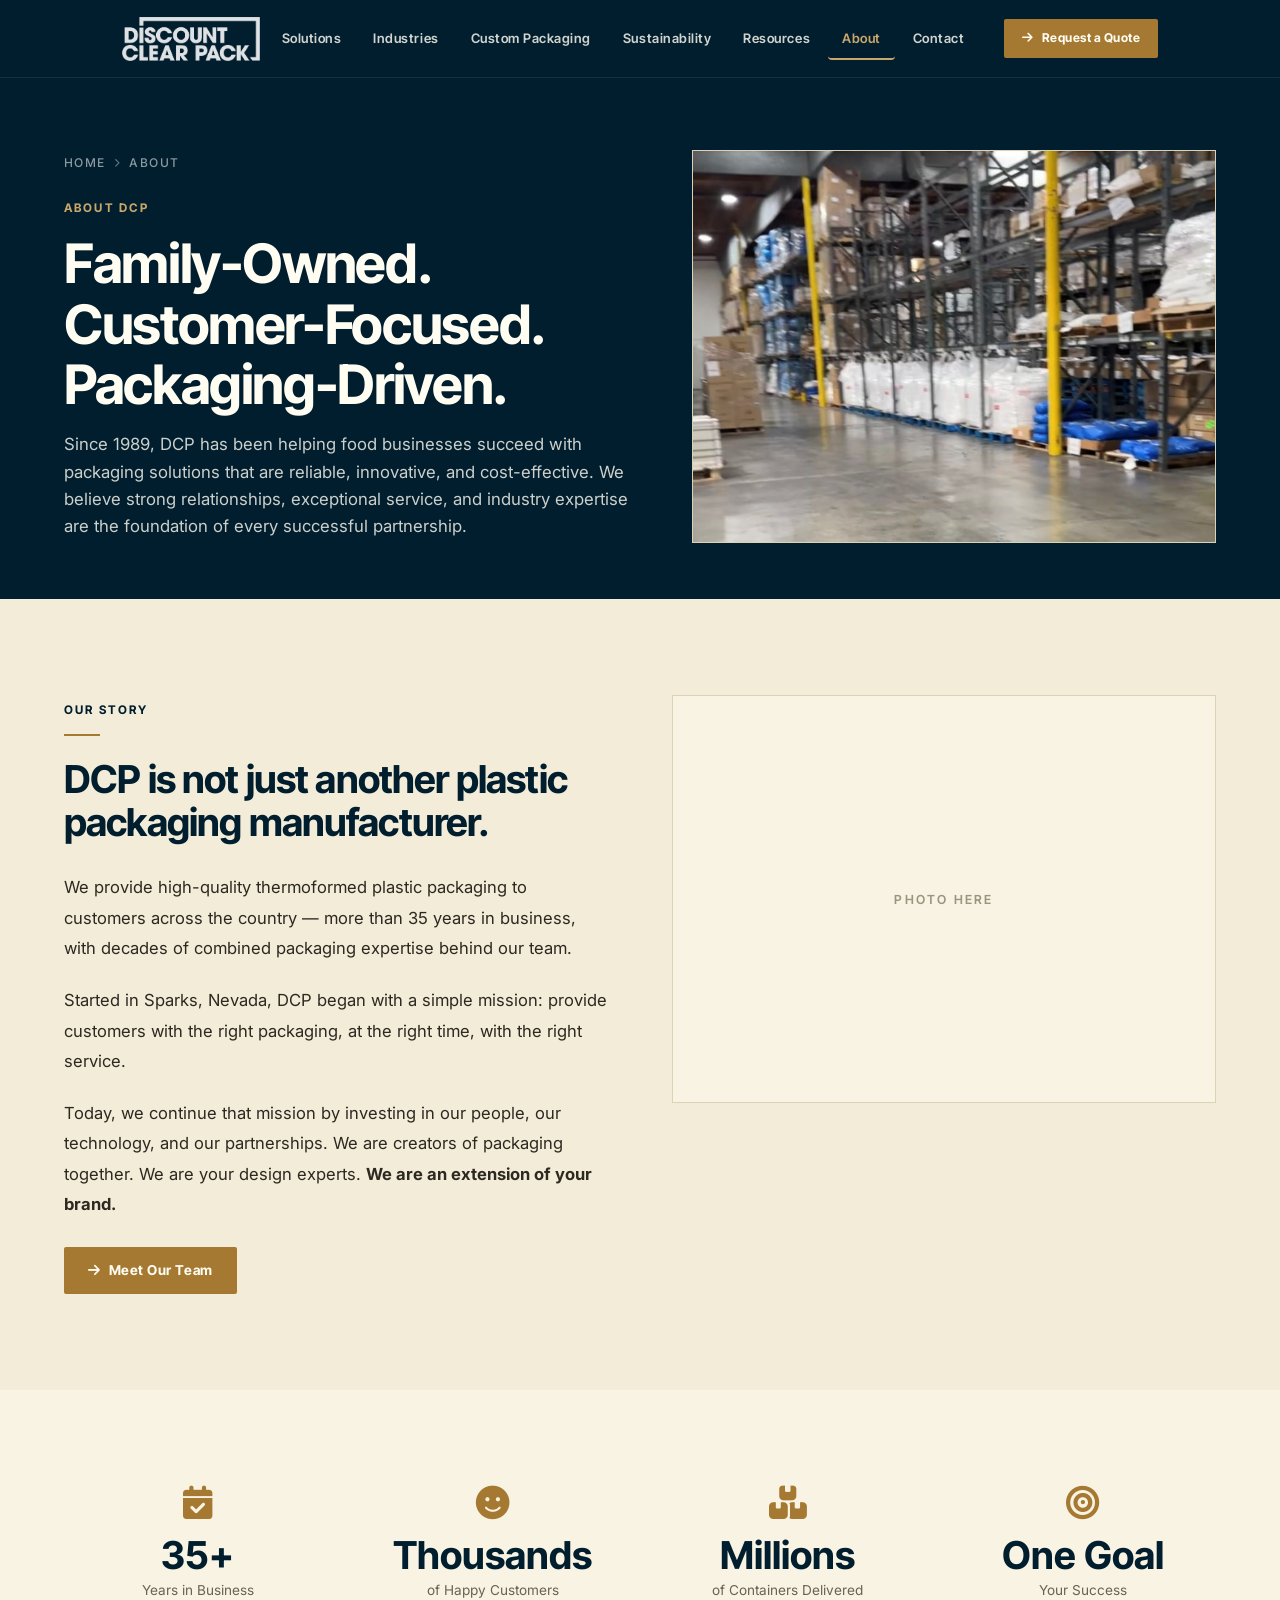
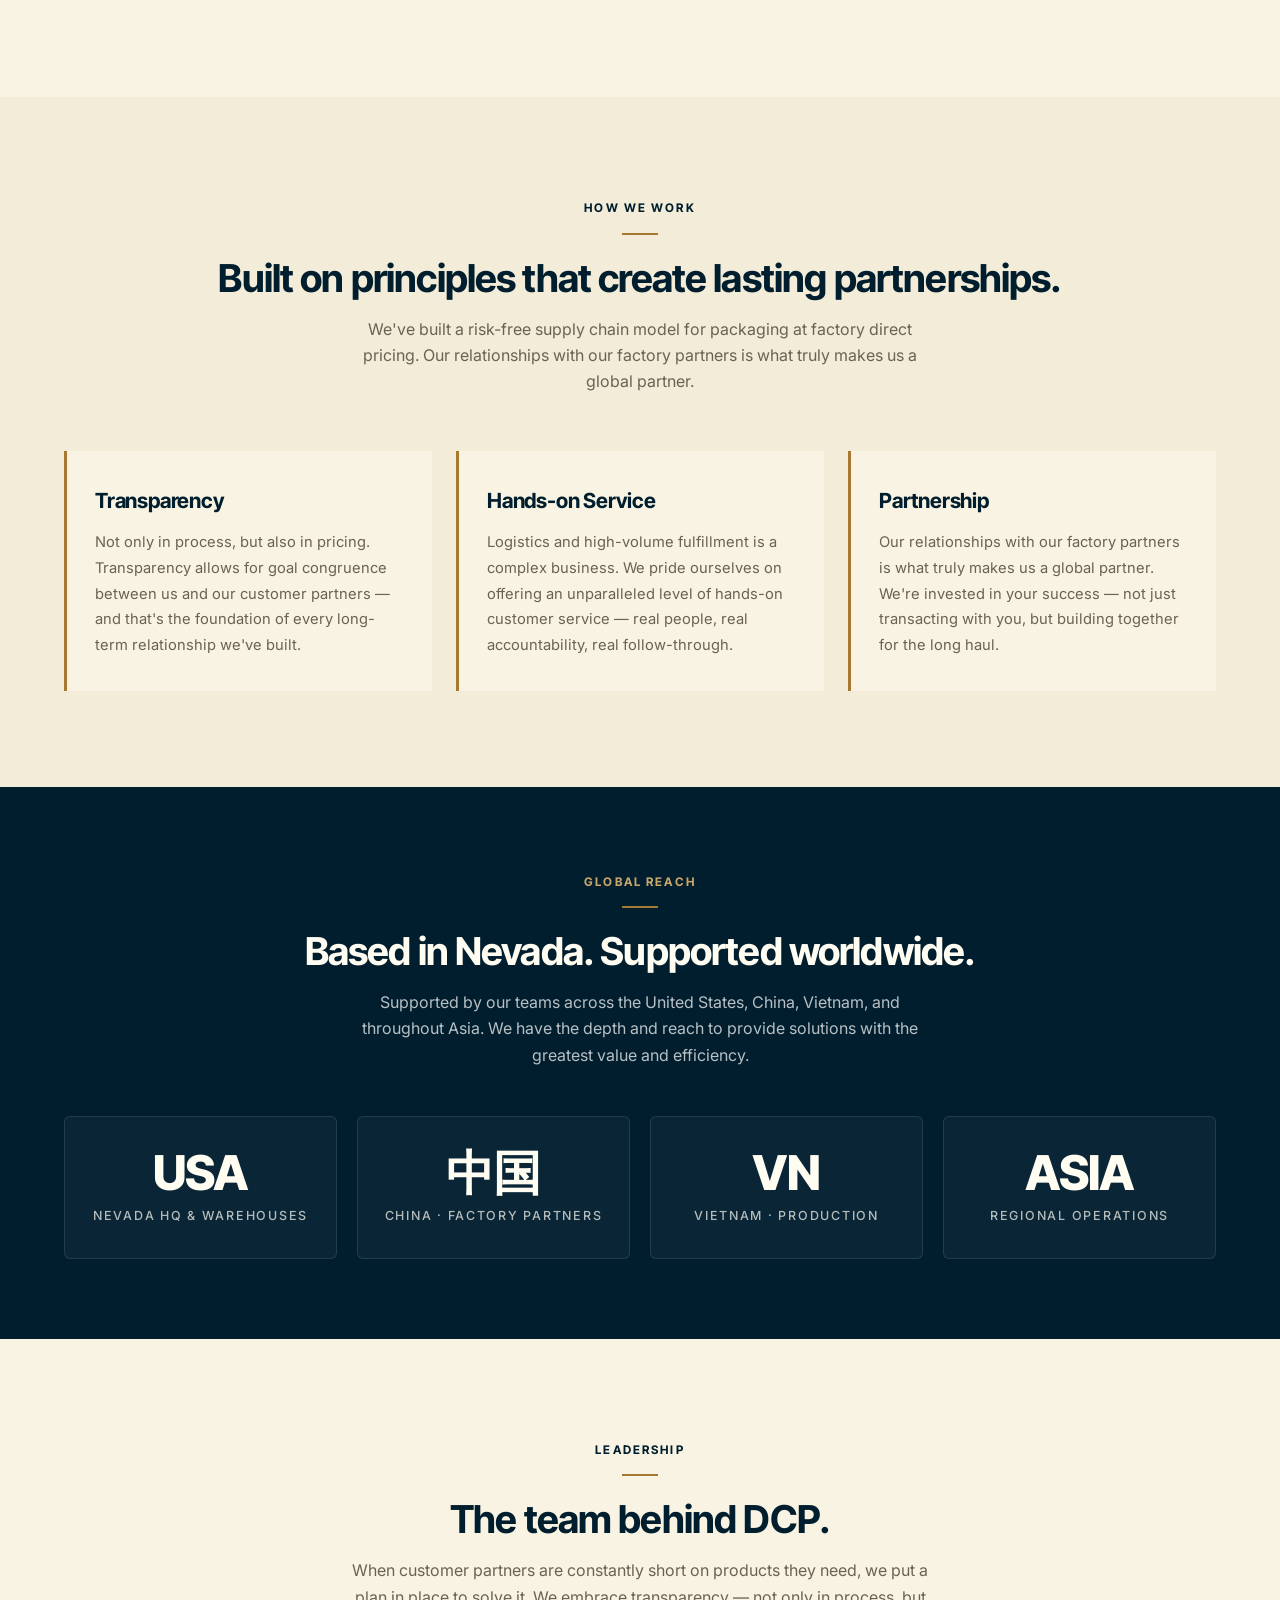
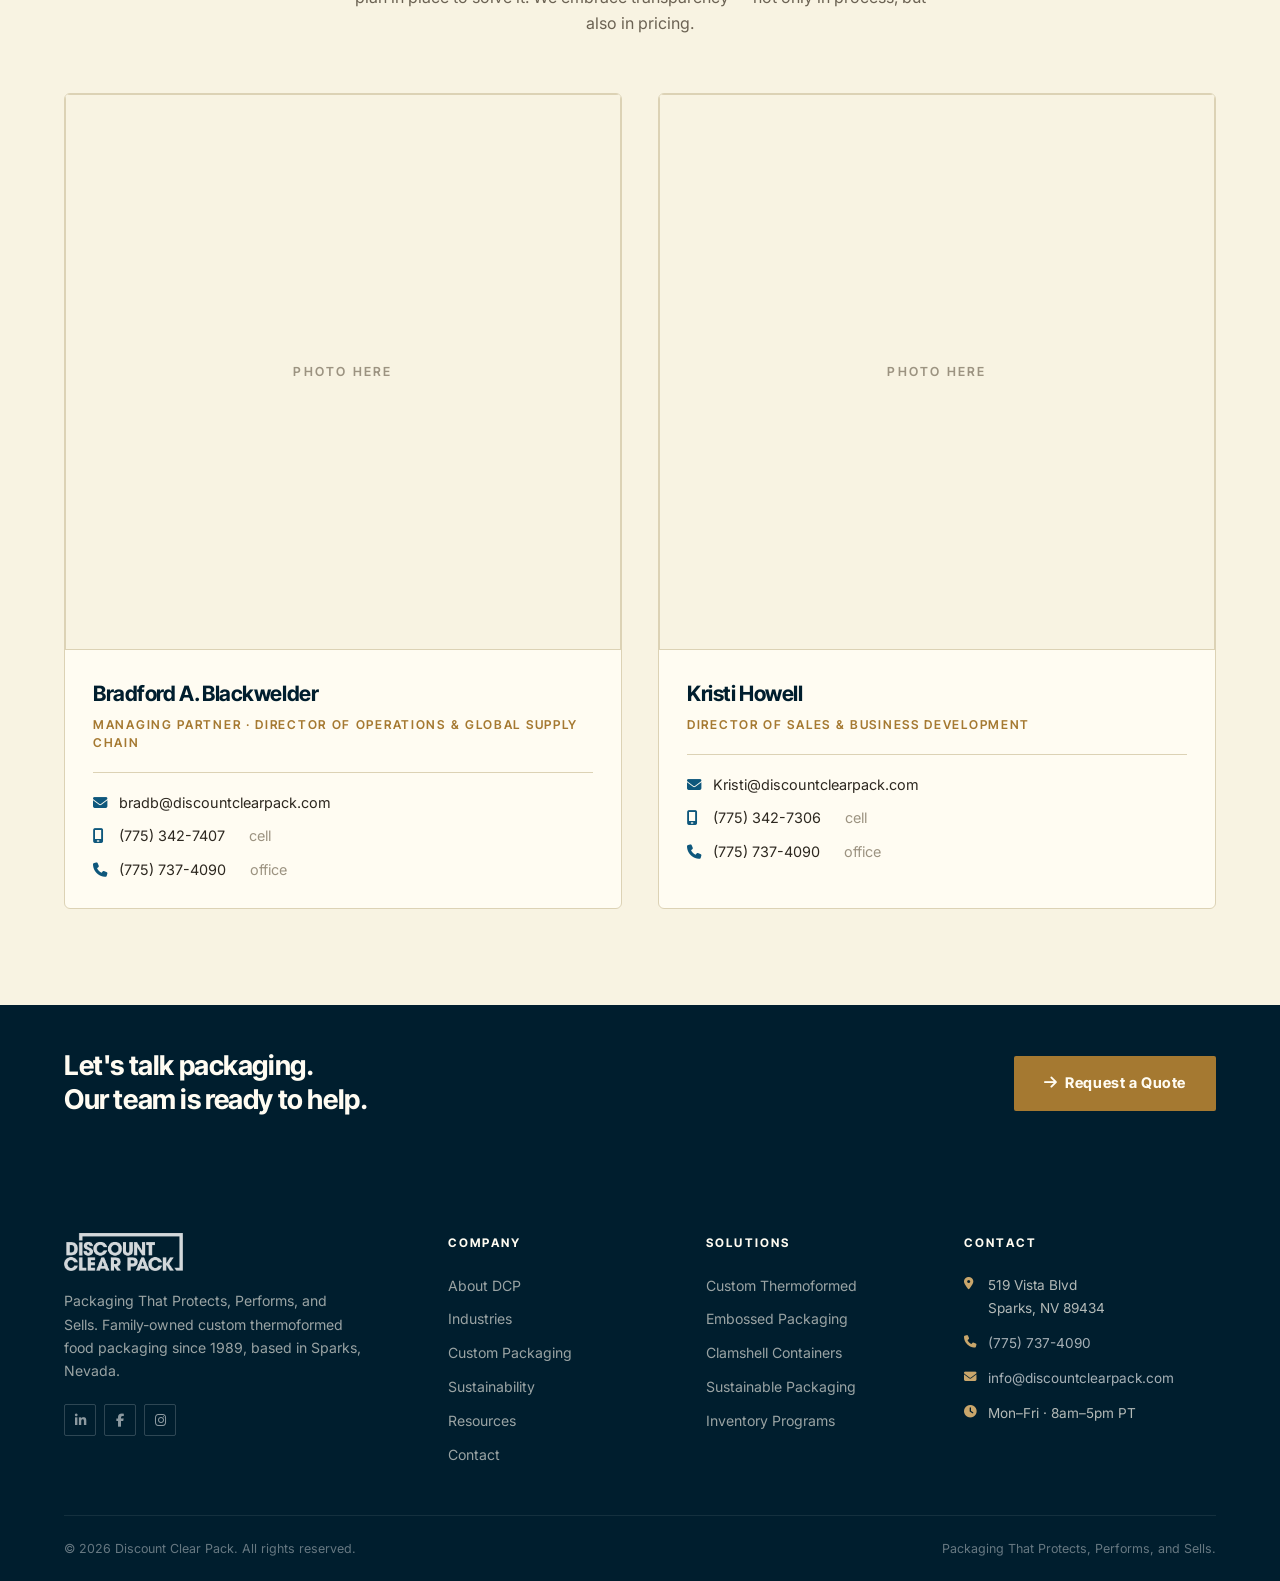
<file: about.html>
<!DOCTYPE html>
<html lang="en">
<head>
<meta charset="UTF-8">
<meta name="viewport" content="width=device-width, initial-scale=1.0">
<title>About — Discount Clear Pack | Family-Owned Since 1989</title>
<meta name="description" content="DCP is a partner invested in your success. Family-owned since 1989, based in Sparks NV with teams across the United States, China, Vietnam, and throughout Asia. 35+ years in business, millions of containers delivered.">
<link rel="stylesheet" href="style.css">
<link rel="stylesheet" href="https://cdnjs.cloudflare.com/ajax/libs/font-awesome/6.5.0/css/all.min.css">
</head>
<body>

<!-- Navbar — dark navy, white logo, gold Request a Quote -->
<nav class="navbar navbar--dark" role="navigation" aria-label="Main navigation">
  <div class="container">
    <div class="navbar__inner">
      <a href="index.html" class="navbar__logo" aria-label="Discount Clear Pack Home">
        <img src="Logo/dcp-white.png" alt="Discount Clear Pack">
      </a>
      <div class="navbar__nav">
        <a href="products.html">Solutions</a>
        <a href="products.html#industries">Industries</a>
        <a href="custom-packaging.html">Custom Packaging</a>
        <a href="sustainability.html">Sustainability</a>
        <a href="blog.html">Resources</a>
        <a href="about.html" class="active">About</a>
        <a href="contact.html">Contact</a>
      </div>
      <div class="navbar__actions">
        <a href="contact.html" class="btn btn-gold btn-sm navbar__cta"><i class="fas fa-arrow-right"></i> Request a Quote</a>
      </div>
      <button class="navbar__hamburger" aria-label="Open menu" aria-expanded="false">
        <span></span><span></span><span></span>
      </button>
    </div>
  </div>
</nav>

<!-- Mobile Menu -->
<div class="mobile-menu" role="dialog" aria-label="Mobile navigation">
  <button class="mobile-menu__close" aria-label="Close menu"><i class="fas fa-times"></i></button>
  <div class="mobile-menu__inner">
    <nav>
      <a href="products.html">Solutions</a>
      <a href="products.html#industries">Industries</a>
      <a href="custom-packaging.html">Custom Packaging</a>
      <a href="sustainability.html">Sustainability</a>
      <a href="blog.html">Resources</a>
      <a href="about.html">About</a>
      <a href="contact.html">Contact</a>
    </nav>
    <div class="mobile-menu__footer">
      <div class="mobile-menu__phone-big"><i class="fas fa-phone"></i><a href="tel:7757374090" style="color:inherit;">(775) 737-4090</a></div>
      <p>519 Vista Blvd, Sparks NV 89434</p>
      <p>Mon–Fri · 8am–5pm PT</p>
    </div>
  </div>
</div>

<!-- ════════════════════════════════════════
     PAGE HERO — navy, breadcrumb + title left, warehouse photo right
════════════════════════════════════════ -->
<section class="page-hero page-hero--dark">
  <div class="container">
    <div class="page-hero__grid">
      <div class="page-hero__inner">
        <div class="page-hero__breadcrumb">
          <a href="index.html">Home</a>
          <i class="fas fa-chevron-right"></i>
          <span>About</span>
        </div>
        <span class="section-label">About DCP</span>
        <h1 class="page-hero__title">Family-Owned.<br>Customer-Focused.<br>Packaging-Driven.</h1>
        <p class="page-hero__subtitle">Since 1989, DCP has been helping food businesses succeed with packaging solutions that are reliable, innovative, and cost-effective. We believe strong relationships, exceptional service, and industry expertise are the foundation of every successful partnership.</p>
      </div>
      <div>
        <img src="images/warehouse-wide.jpg" class="photo photo--4x3" alt="Wide view of the Discount Clear Pack warehouse and distribution facility in Sparks, Nevada" loading="eager">
      </div>
    </div>
  </div>
</section>

<!-- ════════════════════════════════════════
     OUR STORY — origin copy (SEO) + team photo placeholder
════════════════════════════════════════ -->
<section class="section">
  <div class="container">
    <div class="grid-2-col" style="align-items:start;gap:64px;">
      <div class="reveal">
        <span class="section-label ink">Our Story</span>
        <div class="section-divider"></div>
        <h2 class="section-title" style="margin-bottom:28px;">DCP is not just another plastic packaging manufacturer.</h2>
        <p style="color:var(--body-text);margin-bottom:22px;font-size:1.04rem;line-height:1.82;">We provide high-quality thermoformed plastic packaging to customers across the country — more than 35 years in business, with decades of combined packaging expertise behind our team.</p>
        <p style="color:var(--body-text);margin-bottom:22px;font-size:1.04rem;line-height:1.82;">Started in Sparks, Nevada, DCP began with a simple mission: provide customers with the right packaging, at the right time, with the right service.</p>
        <p style="color:var(--body-text);margin-bottom:28px;font-size:1.04rem;line-height:1.82;">Today, we continue that mission by investing in our people, our technology, and our partnerships. We are creators of packaging together. We are your design experts. <strong>We are an extension of your brand.</strong></p>
        <a href="contact.html" class="btn btn-gold"><i class="fas fa-arrow-right"></i> Meet Our Team</a>
      </div>
      <div class="reveal reveal-delay-1">
        <div class="photo-placeholder" style="aspect-ratio:4/3;"></div>
      </div>
    </div>
  </div>
</section>

<!-- ════════════════════════════════════════
     STAT ROW — 4 gold icons
════════════════════════════════════════ -->
<section class="section bg-off-white">
  <div class="container">
    <div class="icon-row icon-row--4 reveal">
      <div class="icon-feature">
        <div class="icon-feature__icon"><i class="fas fa-calendar-check"></i></div>
        <div class="icon-feature__num">35+</div>
        <div class="icon-feature__desc">Years in Business</div>
      </div>
      <div class="icon-feature">
        <div class="icon-feature__icon"><i class="fas fa-face-smile"></i></div>
        <div class="icon-feature__num">Thousands</div>
        <div class="icon-feature__desc">of Happy Customers</div>
      </div>
      <div class="icon-feature">
        <div class="icon-feature__icon"><i class="fas fa-boxes-stacked"></i></div>
        <div class="icon-feature__num">Millions</div>
        <div class="icon-feature__desc">of Containers Delivered</div>
      </div>
      <div class="icon-feature">
        <div class="icon-feature__icon"><i class="fas fa-bullseye"></i></div>
        <div class="icon-feature__num">One Goal</div>
        <div class="icon-feature__desc">Your Success</div>
      </div>
    </div>
  </div>
</section>

<!-- ════════════════════════════════════════
     OPERATING PRINCIPLES — 3 value cards (SEO copy preserved)
════════════════════════════════════════ -->
<section class="section">
  <div class="container">
    <div class="section-header centered reveal">
      <span class="section-label ink">How We Work</span>
      <div class="section-divider c"></div>
      <h2 class="section-title">Built on principles that create lasting partnerships.</h2>
      <p class="section-subtitle" style="margin-left:auto;margin-right:auto;">We've built a risk-free supply chain model for packaging at factory direct pricing. Our relationships with our factory partners is what truly makes us a global partner.</p>
    </div>
    <div class="values-grid reveal">
      <div class="value-card">
        <div class="value-card__title">Transparency</div>
        <div class="value-card__desc">Not only in process, but also in pricing. Transparency allows for goal congruence between us and our customer partners — and that's the foundation of every long-term relationship we've built.</div>
      </div>
      <div class="value-card">
        <div class="value-card__title">Hands-on Service</div>
        <div class="value-card__desc">Logistics and high-volume fulfillment is a complex business. We pride ourselves on offering an unparalleled level of hands-on customer service — real people, real accountability, real follow-through.</div>
      </div>
      <div class="value-card">
        <div class="value-card__title">Partnership</div>
        <div class="value-card__desc">Our relationships with our factory partners is what truly makes us a global partner. We're invested in your success — not just transacting with you, but building together for the long haul.</div>
      </div>
    </div>
  </div>
</section>

<!-- ════════════════════════════════════════
     GLOBAL REACH — navy band (preserved SEO)
════════════════════════════════════════ -->
<section class="categories-dark">
  <div class="container">
    <div class="section-header centered" style="max-width:720px;margin-left:auto;margin-right:auto;margin-bottom:48px;">
      <span class="section-label on-dark reveal">Global Reach</span>
      <div class="section-divider c reveal reveal-delay-1"></div>
      <h2 class="section-title reveal reveal-delay-2" style="color:var(--paper);">Based in Nevada. Supported worldwide.</h2>
      <p class="section-subtitle on-dark reveal reveal-delay-3" style="margin-left:auto;margin-right:auto;">Supported by our teams across the United States, China, Vietnam, and throughout Asia. We have the depth and reach to provide solutions with the greatest value and efficiency.</p>
    </div>
    <div class="stat-cards-grid reveal" style="margin-top:0;">
      <div class="stat-card">
        <div class="stat-card__number">USA</div>
        <div class="stat-card__label">Nevada HQ &amp; Warehouses</div>
      </div>
      <div class="stat-card">
        <div class="stat-card__number">中国</div>
        <div class="stat-card__label">China · Factory Partners</div>
      </div>
      <div class="stat-card">
        <div class="stat-card__number">VN</div>
        <div class="stat-card__label">Vietnam · Production</div>
      </div>
      <div class="stat-card">
        <div class="stat-card__number">ASIA</div>
        <div class="stat-card__label">Regional Operations</div>
      </div>
    </div>
  </div>
</section>

<!-- ════════════════════════════════════════
     LEADERSHIP — Bradford + Kristi (SEO preserved)
════════════════════════════════════════ -->
<section class="section bg-off-white">
  <div class="container">
    <div class="section-header centered reveal">
      <span class="section-label ink">Leadership</span>
      <div class="section-divider c"></div>
      <h2 class="section-title">The team behind DCP.</h2>
      <p class="section-subtitle" style="margin-left:auto;margin-right:auto;">When customer partners are constantly short on products they need, we put a plan in place to solve it. We embrace transparency — not only in process, but also in pricing.</p>
    </div>
    <div class="founder-grid reveal">
      <div class="founder-card">
        <div class="photo-placeholder founder-card__photo"></div>
        <div class="founder-card__body">
          <div class="founder-card__name">Bradford A. Blackwelder</div>
          <div class="founder-card__title">Managing Partner · Director of Operations &amp; Global Supply Chain</div>
          <div class="founder-card__contact">
            <div class="founder-card__contact-row"><i class="fas fa-envelope"></i><a href="mailto:bradb@discountclearpack.com">bradb@discountclearpack.com</a></div>
            <div class="founder-card__contact-row"><i class="fas fa-mobile-screen"></i><a href="tel:7753427407">(775) 342-7407</a> &nbsp;<span style="color:var(--muted-soft);">cell</span></div>
            <div class="founder-card__contact-row"><i class="fas fa-phone"></i><a href="tel:7757374090">(775) 737-4090</a> &nbsp;<span style="color:var(--muted-soft);">office</span></div>
          </div>
        </div>
      </div>
      <div class="founder-card">
        <div class="photo-placeholder founder-card__photo"></div>
        <div class="founder-card__body">
          <div class="founder-card__name">Kristi Howell</div>
          <div class="founder-card__title">Director of Sales &amp; Business Development</div>
          <div class="founder-card__contact">
            <div class="founder-card__contact-row"><i class="fas fa-envelope"></i><a href="mailto:Kristi@discountclearpack.com">Kristi@discountclearpack.com</a></div>
            <div class="founder-card__contact-row"><i class="fas fa-mobile-screen"></i><a href="tel:7753427306">(775) 342-7306</a> &nbsp;<span style="color:var(--muted-soft);">cell</span></div>
            <div class="founder-card__contact-row"><i class="fas fa-phone"></i><a href="tel:7757374090">(775) 737-4090</a> &nbsp;<span style="color:var(--muted-soft);">office</span></div>
          </div>
        </div>
      </div>
    </div>
  </div>
</section>

<!-- ════════════════════════════════════════
     CTA SPLIT — navy band
════════════════════════════════════════ -->
<section class="cta-split">
  <div class="container">
    <div class="cta-split__inner reveal">
      <div class="cta-split__text">Let's talk packaging.<br>Our team is ready to help.</div>
      <a href="contact.html" class="btn btn-gold btn-lg"><i class="fas fa-arrow-right"></i> Request a Quote</a>
    </div>
  </div>
</section>

<!-- Footer -->
<footer class="footer" role="contentinfo">
  <div class="container">
    <div class="footer__grid">
      <div>
        <div class="footer__logo"><img src="Logo/dcp-white.png" alt="Discount Clear Pack"></div>
        <p class="footer__tagline">Packaging That Protects, Performs, and Sells. Family-owned custom thermoformed food packaging since 1989, based in Sparks, Nevada.</p>
        <div class="footer__social">
          <a href="#" aria-label="LinkedIn"><i class="fab fa-linkedin-in"></i></a>
          <a href="#" aria-label="Facebook"><i class="fab fa-facebook-f"></i></a>
          <a href="#" aria-label="Instagram"><i class="fab fa-instagram"></i></a>
        </div>
      </div>
      <div>
        <div class="footer__col-title">Company</div>
        <div class="footer__col-links">
          <a href="about.html">About DCP</a>
          <a href="products.html#industries">Industries</a>
          <a href="custom-packaging.html">Custom Packaging</a>
          <a href="sustainability.html">Sustainability</a>
          <a href="blog.html">Resources</a>
          <a href="contact.html">Contact</a>
        </div>
      </div>
      <div>
        <div class="footer__col-title">Solutions</div>
        <div class="footer__col-links">
          <a href="custom-packaging.html">Custom Thermoformed</a>
          <a href="custom-packaging.html">Embossed Packaging</a>
          <a href="products.html#clamshells">Clamshell Containers</a>
          <a href="sustainability.html">Sustainable Packaging</a>
          <a href="logistics.html">Inventory Programs</a>
        </div>
      </div>
      <div>
        <div class="footer__col-title">Contact</div>
        <div class="footer__contact-item"><i class="fas fa-map-marker-alt"></i><span>519 Vista Blvd<br>Sparks, NV 89434</span></div>
        <div class="footer__contact-item"><i class="fas fa-phone"></i><a href="tel:7757374090">(775) 737-4090</a></div>
        <div class="footer__contact-item"><i class="fas fa-envelope"></i><a href="mailto:info@discountclearpack.com">info@discountclearpack.com</a></div>
        <div class="footer__contact-item"><i class="fas fa-clock"></i><span>Mon–Fri · 8am–5pm PT</span></div>
      </div>
    </div>
    <div class="footer__bottom">
      <span>&copy; 2026 Discount Clear Pack. All rights reserved.</span>
      <span>Packaging That Protects, Performs, and Sells.</span>
    </div>
  </div>
</footer>

<script src="script.js"></script>
</body>
</html>
</file>
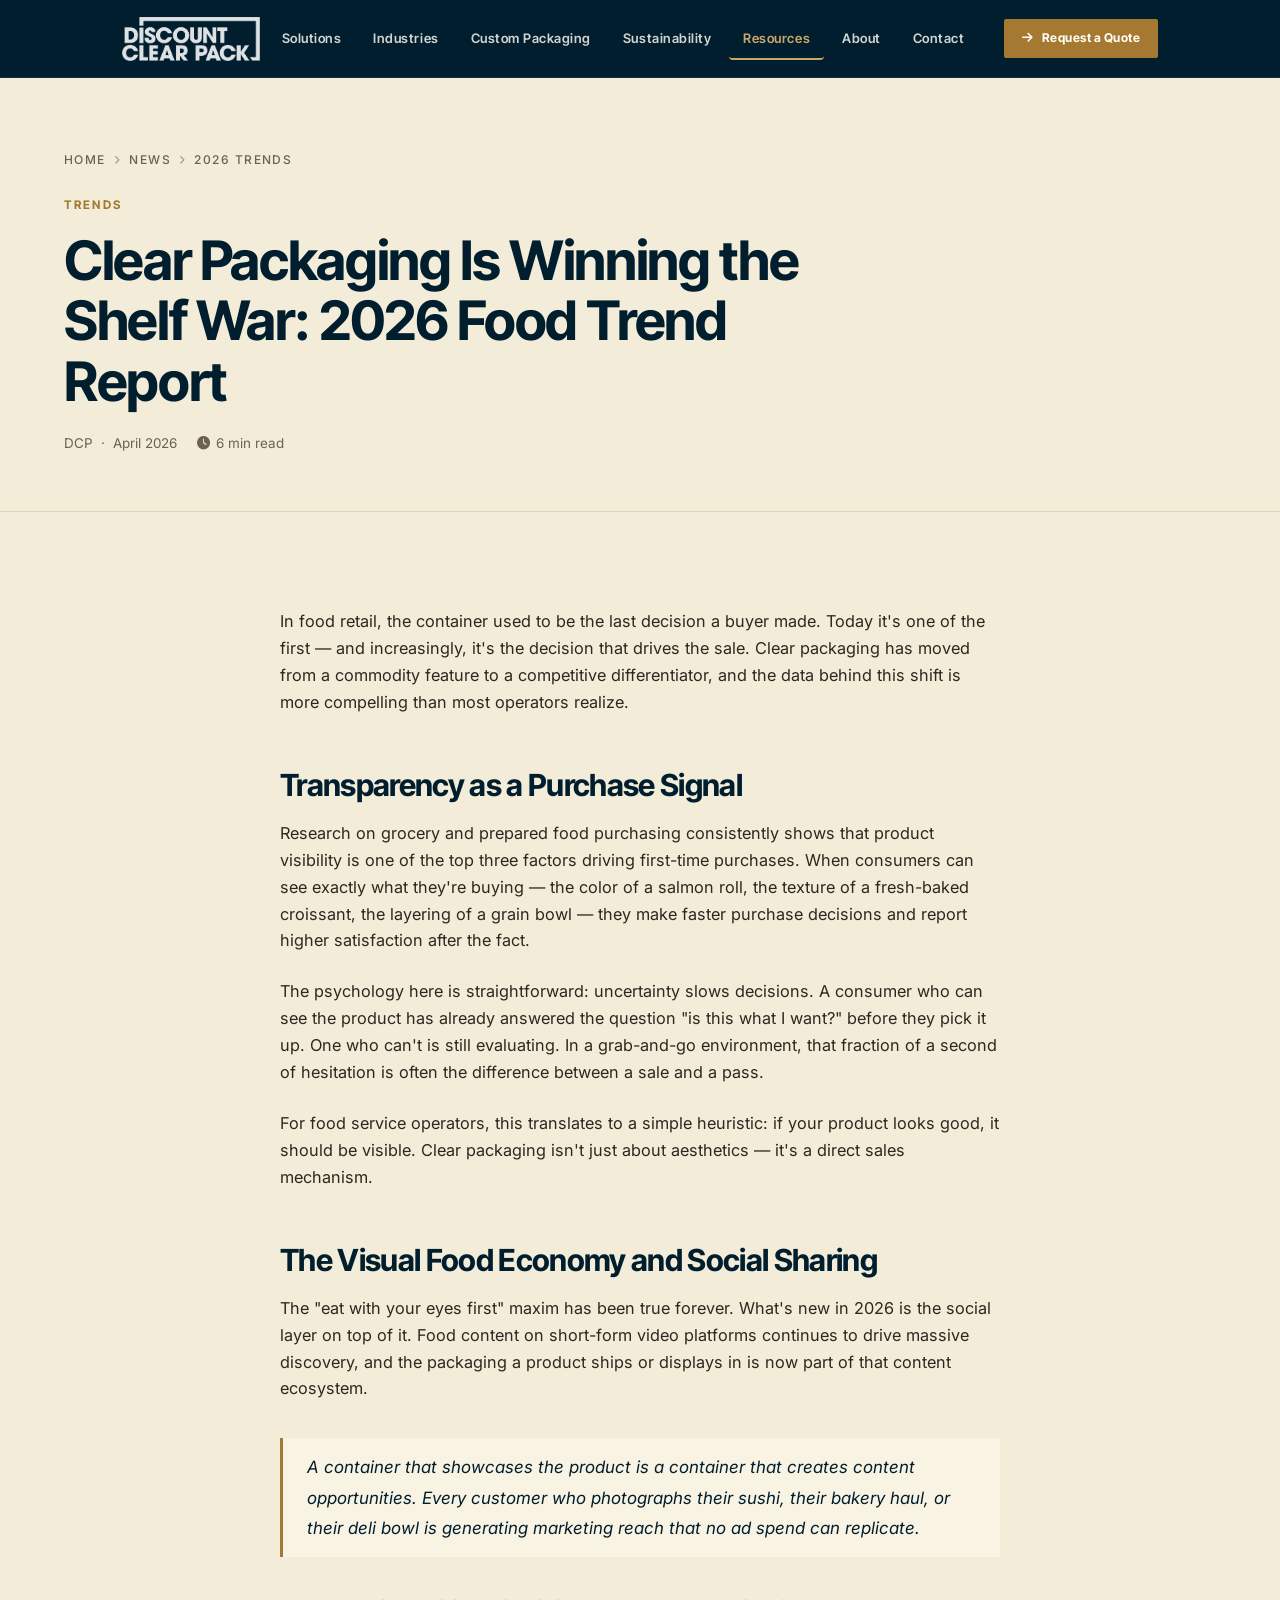
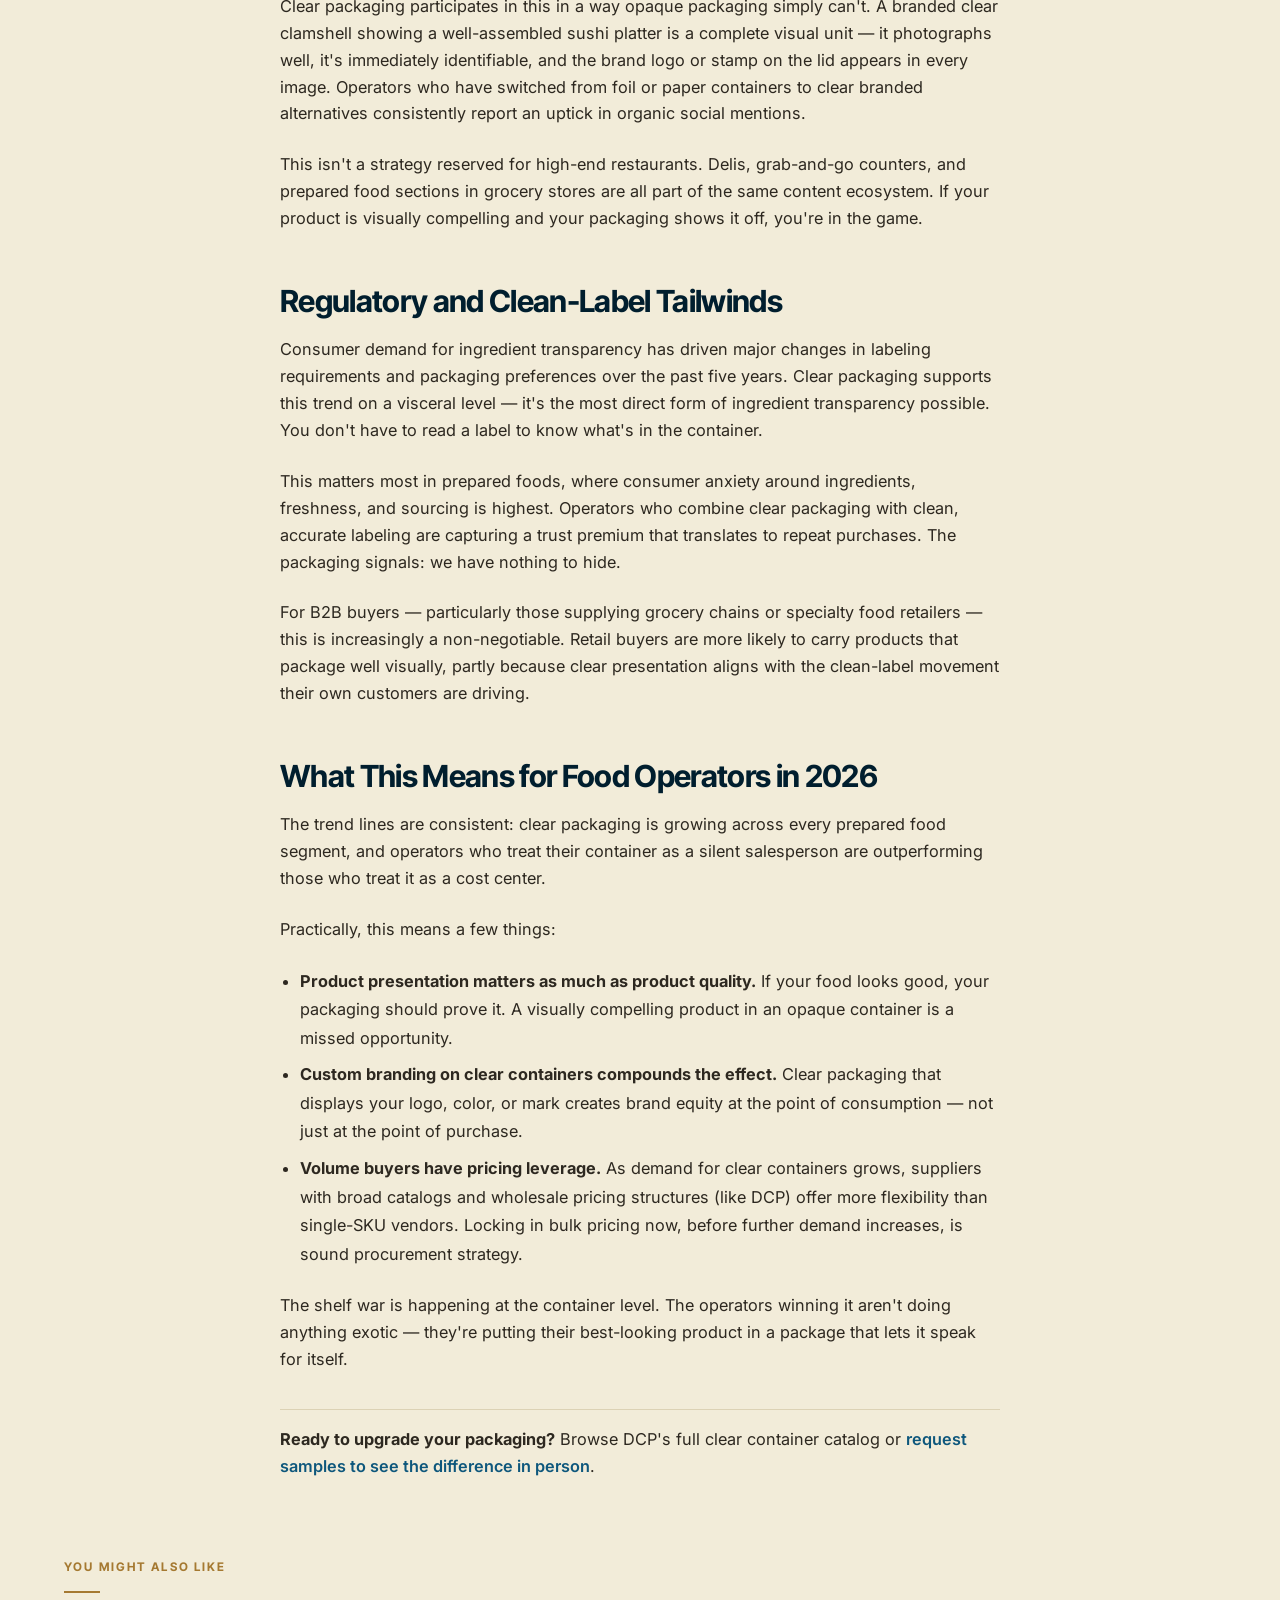
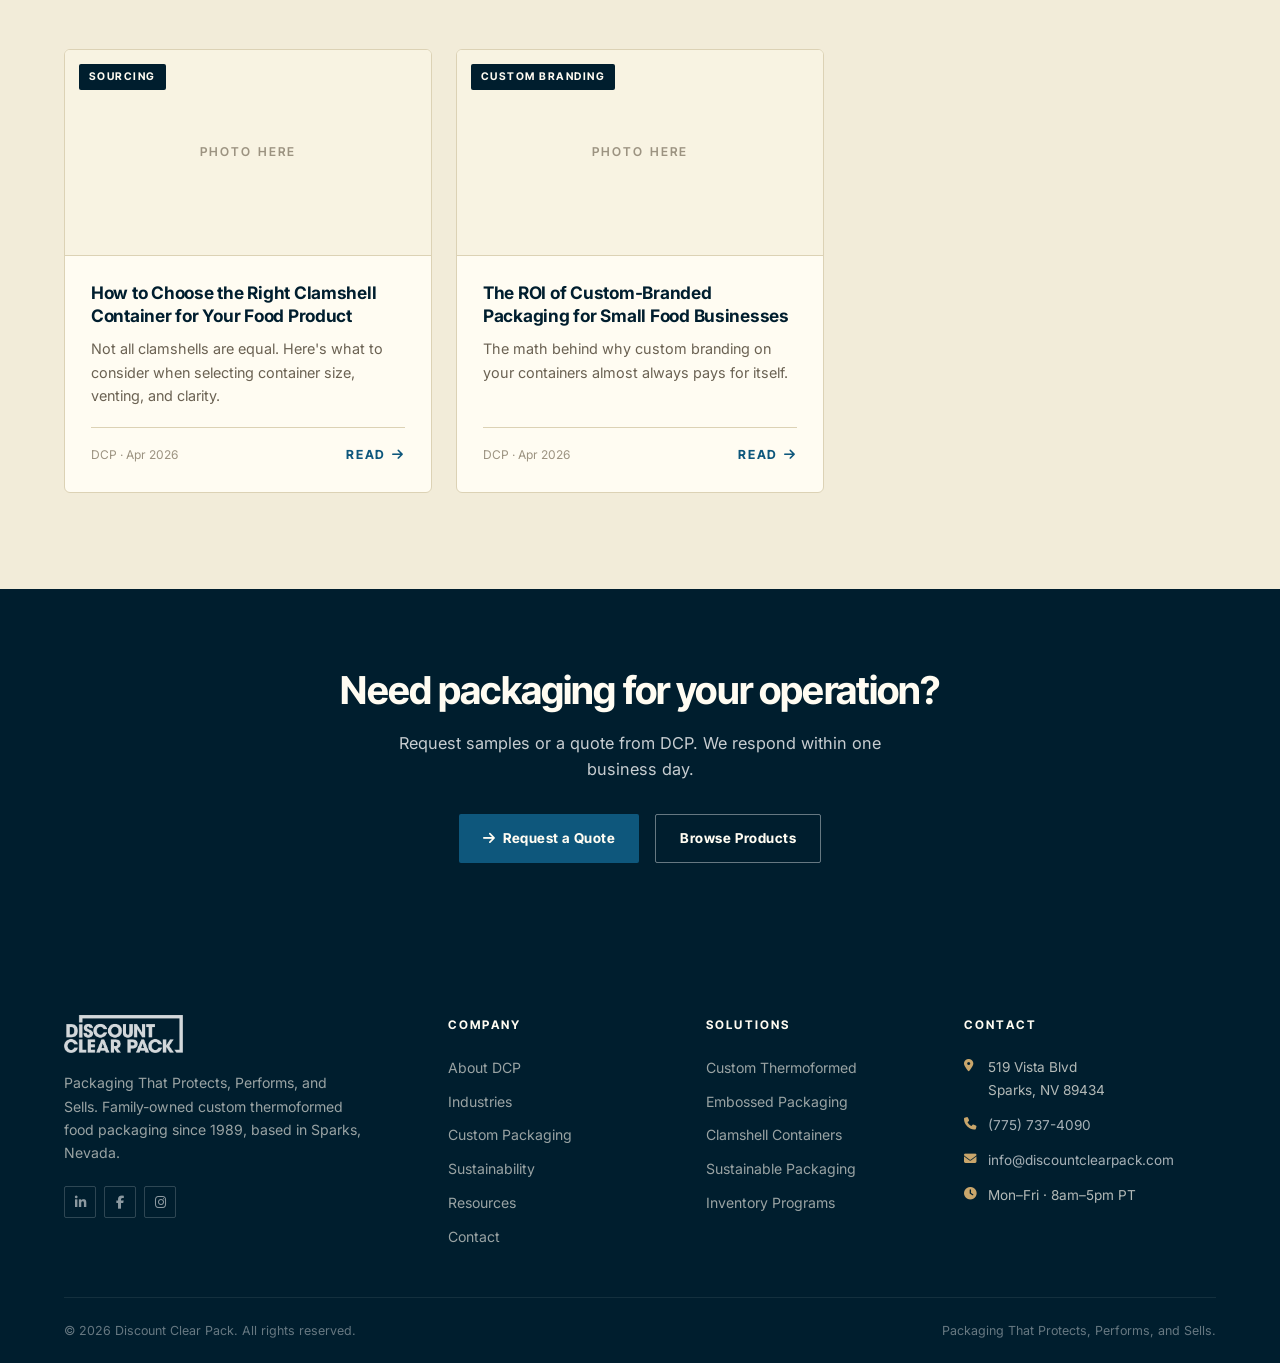
<file: blog-clear-packaging-food-trends-2026.html>
<!DOCTYPE html>
<html lang="en">
<head>
<meta charset="UTF-8">
<meta name="viewport" content="width=device-width, initial-scale=1.0">
<title>Clear Packaging Is Winning the Shelf War: 2026 Food Trend Report — DCP News</title>
<meta name="description" content="Consumers increasingly choose products where they can see what they're buying. Here's how clear packaging is driving purchase decisions in 2026.">
<link rel="stylesheet" href="style.css">
<link rel="stylesheet" href="https://cdnjs.cloudflare.com/ajax/libs/font-awesome/6.5.0/css/all.min.css">
</head>
<body>

<!-- Navbar — dark navy, white logo, gold Request a Quote -->
<nav class="navbar navbar--dark" role="navigation" aria-label="Main navigation">
  <div class="container">
    <div class="navbar__inner">
      <a href="index.html" class="navbar__logo" aria-label="Discount Clear Pack Home">
        <img src="Logo/dcp-white.png" alt="Discount Clear Pack">
      </a>
      <div class="navbar__nav">
        <a href="products.html">Solutions</a>
        <a href="products.html#industries">Industries</a>
        <a href="custom-packaging.html">Custom Packaging</a>
        <a href="sustainability.html">Sustainability</a>
        <a href="blog.html" class="active">Resources</a>
        <a href="about.html">About</a>
        <a href="contact.html">Contact</a>
      </div>
      <div class="navbar__actions">
        <a href="contact.html" class="btn btn-gold btn-sm navbar__cta"><i class="fas fa-arrow-right"></i> Request a Quote</a>
      </div>
      <button class="navbar__hamburger" aria-label="Open menu" aria-expanded="false">
        <span></span><span></span><span></span>
      </button>
    </div>
  </div>
</nav>

<!-- Mobile Menu -->
<div class="mobile-menu" role="dialog" aria-label="Mobile navigation">
  <button class="mobile-menu__close" aria-label="Close menu"><i class="fas fa-times"></i></button>
  <div class="mobile-menu__inner">
    <nav>
      <a href="products.html">Solutions</a>
      <a href="products.html#industries">Industries</a>
      <a href="custom-packaging.html">Custom Packaging</a>
      <a href="sustainability.html">Sustainability</a>
      <a href="blog.html">Resources</a>
      <a href="about.html">About</a>
      <a href="contact.html">Contact</a>
    </nav>
    <div class="mobile-menu__footer">
      <div class="mobile-menu__phone-big"><i class="fas fa-phone"></i><a href="tel:7757374090" style="color:inherit;">(775) 737-4090</a></div>
      <p>519 Vista Blvd, Sparks NV 89434</p>
      <p>Mon–Fri · 8am–5pm PT</p>
    </div>
  </div>
</div>

<!-- Post Hero -->
<section class="page-hero">
  <div class="container">
    <div class="page-hero__inner">
      <div class="page-hero__breadcrumb">
        <a href="index.html">Home</a><i class="fas fa-chevron-right"></i>
        <a href="blog.html">News</a><i class="fas fa-chevron-right"></i>
        <span>2026 Trends</span>
      </div>
      <span class="section-label">TRENDS</span>
      <h1 class="page-hero__title" style="max-width:760px;">Clear Packaging Is Winning the Shelf War: 2026 Food Trend Report</h1>
      <div style="display:flex;align-items:center;gap:20px;margin-top:20px;flex-wrap:wrap;color:var(--muted);font-size:.84rem;">
        <span>DCP &nbsp;·&nbsp; April 2026</span>
        <span><i class="fas fa-clock" style="margin-right:6px;"></i>6 min read</span>
      </div>
    </div>
  </div>
</section>

<!-- Post Body -->
<section class="section">
  <div class="container">
    <div class="post-body">

      <p>In food retail, the container used to be the last decision a buyer made. Today it's one of the first — and increasingly, it's the decision that drives the sale. Clear packaging has moved from a commodity feature to a competitive differentiator, and the data behind this shift is more compelling than most operators realize.</p>

      <h2>Transparency as a Purchase Signal</h2>
      <p>Research on grocery and prepared food purchasing consistently shows that product visibility is one of the top three factors driving first-time purchases. When consumers can see exactly what they're buying — the color of a salmon roll, the texture of a fresh-baked croissant, the layering of a grain bowl — they make faster purchase decisions and report higher satisfaction after the fact.</p>
      <p>The psychology here is straightforward: uncertainty slows decisions. A consumer who can see the product has already answered the question "is this what I want?" before they pick it up. One who can't is still evaluating. In a grab-and-go environment, that fraction of a second of hesitation is often the difference between a sale and a pass.</p>
      <p>For food service operators, this translates to a simple heuristic: if your product looks good, it should be visible. Clear packaging isn't just about aesthetics — it's a direct sales mechanism.</p>

      <h2>The Visual Food Economy and Social Sharing</h2>
      <p>The "eat with your eyes first" maxim has been true forever. What's new in 2026 is the social layer on top of it. Food content on short-form video platforms continues to drive massive discovery, and the packaging a product ships or displays in is now part of that content ecosystem.</p>

      <blockquote>A container that showcases the product is a container that creates content opportunities. Every customer who photographs their sushi, their bakery haul, or their deli bowl is generating marketing reach that no ad spend can replicate.</blockquote>

      <p>Clear packaging participates in this in a way opaque packaging simply can't. A branded clear clamshell showing a well-assembled sushi platter is a complete visual unit — it photographs well, it's immediately identifiable, and the brand logo or stamp on the lid appears in every image. Operators who have switched from foil or paper containers to clear branded alternatives consistently report an uptick in organic social mentions.</p>
      <p>This isn't a strategy reserved for high-end restaurants. Delis, grab-and-go counters, and prepared food sections in grocery stores are all part of the same content ecosystem. If your product is visually compelling and your packaging shows it off, you're in the game.</p>

      <h2>Regulatory and Clean-Label Tailwinds</h2>
      <p>Consumer demand for ingredient transparency has driven major changes in labeling requirements and packaging preferences over the past five years. Clear packaging supports this trend on a visceral level — it's the most direct form of ingredient transparency possible. You don't have to read a label to know what's in the container.</p>
      <p>This matters most in prepared foods, where consumer anxiety around ingredients, freshness, and sourcing is highest. Operators who combine clear packaging with clean, accurate labeling are capturing a trust premium that translates to repeat purchases. The packaging signals: we have nothing to hide.</p>
      <p>For B2B buyers — particularly those supplying grocery chains or specialty food retailers — this is increasingly a non-negotiable. Retail buyers are more likely to carry products that package well visually, partly because clear presentation aligns with the clean-label movement their own customers are driving.</p>

      <h2>What This Means for Food Operators in 2026</h2>
      <p>The trend lines are consistent: clear packaging is growing across every prepared food segment, and operators who treat their container as a silent salesperson are outperforming those who treat it as a cost center.</p>
      <p>Practically, this means a few things:</p>
      <ul>
        <li><strong>Product presentation matters as much as product quality.</strong> If your food looks good, your packaging should prove it. A visually compelling product in an opaque container is a missed opportunity.</li>
        <li><strong>Custom branding on clear containers compounds the effect.</strong> Clear packaging that displays your logo, color, or mark creates brand equity at the point of consumption — not just at the point of purchase.</li>
        <li><strong>Volume buyers have pricing leverage.</strong> As demand for clear containers grows, suppliers with broad catalogs and wholesale pricing structures (like DCP) offer more flexibility than single-SKU vendors. Locking in bulk pricing now, before further demand increases, is sound procurement strategy.</li>
      </ul>

      <p>The shelf war is happening at the container level. The operators winning it aren't doing anything exotic — they're putting their best-looking product in a package that lets it speak for itself.</p>

      <p style="padding-top:16px;border-top:1px solid var(--line);margin-top:36px;"><strong>Ready to upgrade your packaging?</strong> Browse DCP's full clear container catalog or <a href="contact.html" style="color:var(--steel);font-weight:600;">request samples to see the difference in person</a>.</p>

    </div>

    <!-- Related Posts -->
    <div style="margin-top:72px;">
      <div class="section-header">
        <span class="section-label">YOU MIGHT ALSO LIKE</span>
        <div class="section-divider"></div>
      </div>
      <div class="blog-grid">
        <div class="blog-card">
          <div class="blog-card__img">
            <span class="blog-card__cat">Sourcing</span>
          </div>
          <div class="blog-card__body">
            <div class="blog-card__title">How to Choose the Right Clamshell Container for Your Food Product</div>
            <p class="blog-card__excerpt">Not all clamshells are equal. Here's what to consider when selecting container size, venting, and clarity.</p>
            <div class="blog-card__meta">
              <span>DCP · Apr 2026</span>
              <a href="blog-how-to-choose-the-right-clamshell.html" class="blog-card__read">Read <i class="fas fa-arrow-right"></i></a>
            </div>
          </div>
        </div>
        <div class="blog-card">
          <div class="blog-card__img">
            <span class="blog-card__cat">Custom Branding</span>
          </div>
          <div class="blog-card__body">
            <div class="blog-card__title">The ROI of Custom-Branded Packaging for Small Food Businesses</div>
            <p class="blog-card__excerpt">The math behind why custom branding on your containers almost always pays for itself.</p>
            <div class="blog-card__meta">
              <span>DCP · Apr 2026</span>
              <a href="blog-custom-branding-packaging-roi.html" class="blog-card__read">Read <i class="fas fa-arrow-right"></i></a>
            </div>
          </div>
        </div>
      </div>
    </div>
  </div>
</section>

<!-- CTA Banner -->
<section class="cta-banner">
  <div class="container">
    <div class="cta-banner__inner">
      <h2 class="cta-banner__title">Need packaging for your operation?</h2>
      <p class="cta-banner__subtitle">Request samples or a quote from DCP. We respond within one business day.</p>
      <div class="cta-banner__btns">
        <a href="contact.html" class="btn btn-primary"><i class="fas fa-arrow-right"></i> Request a Quote</a>
        <a href="products.html" class="btn btn-ghost">Browse Products</a>
      </div>
    </div>
  </div>
</section>

<!-- Footer -->
<footer class="footer" role="contentinfo">
  <div class="container">
    <div class="footer__grid">
      <div>
        <div class="footer__logo"><img src="Logo/dcp-white.png" alt="Discount Clear Pack"></div>
        <p class="footer__tagline">Packaging That Protects, Performs, and Sells. Family-owned custom thermoformed food packaging since 1989, based in Sparks, Nevada.</p>
        <div class="footer__social">
          <a href="#" aria-label="LinkedIn"><i class="fab fa-linkedin-in"></i></a>
          <a href="#" aria-label="Facebook"><i class="fab fa-facebook-f"></i></a>
          <a href="#" aria-label="Instagram"><i class="fab fa-instagram"></i></a>
        </div>
      </div>
      <div>
        <div class="footer__col-title">Company</div>
        <div class="footer__col-links">
          <a href="about.html">About DCP</a>
          <a href="products.html#industries">Industries</a>
          <a href="custom-packaging.html">Custom Packaging</a>
          <a href="sustainability.html">Sustainability</a>
          <a href="blog.html">Resources</a>
          <a href="contact.html">Contact</a>
        </div>
      </div>
      <div>
        <div class="footer__col-title">Solutions</div>
        <div class="footer__col-links">
          <a href="custom-packaging.html">Custom Thermoformed</a>
          <a href="custom-packaging.html">Embossed Packaging</a>
          <a href="products.html#clamshells">Clamshell Containers</a>
          <a href="sustainability.html">Sustainable Packaging</a>
          <a href="logistics.html">Inventory Programs</a>
        </div>
      </div>
      <div>
        <div class="footer__col-title">Contact</div>
        <div class="footer__contact-item"><i class="fas fa-map-marker-alt"></i><span>519 Vista Blvd<br>Sparks, NV 89434</span></div>
        <div class="footer__contact-item"><i class="fas fa-phone"></i><a href="tel:7757374090">(775) 737-4090</a></div>
        <div class="footer__contact-item"><i class="fas fa-envelope"></i><a href="mailto:info@discountclearpack.com">info@discountclearpack.com</a></div>
        <div class="footer__contact-item"><i class="fas fa-clock"></i><span>Mon–Fri · 8am–5pm PT</span></div>
      </div>
    </div>
    <div class="footer__bottom">
      <span>&copy; 2026 Discount Clear Pack. All rights reserved.</span>
      <span>Packaging That Protects, Performs, and Sells.</span>
    </div>
  </div>
</footer>

<script src="script.js"></script>
</body>
</html>
</file>
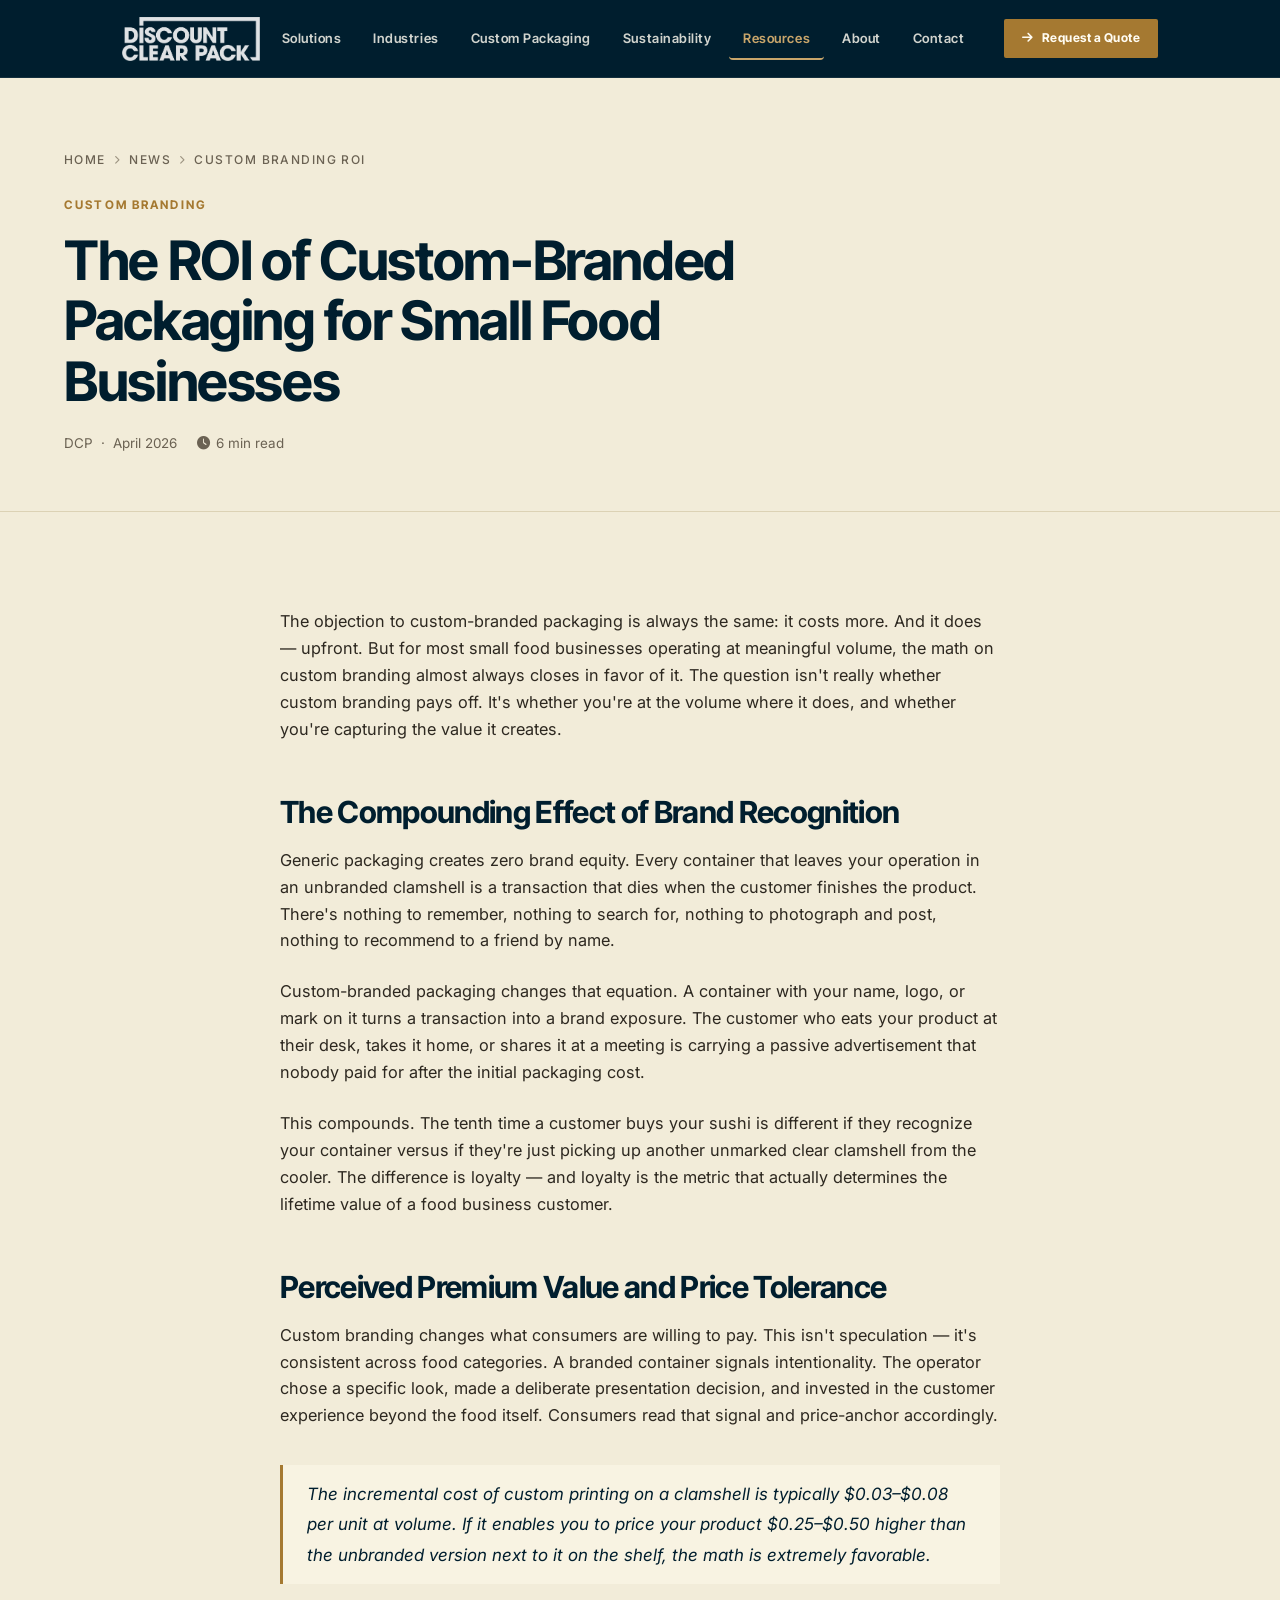
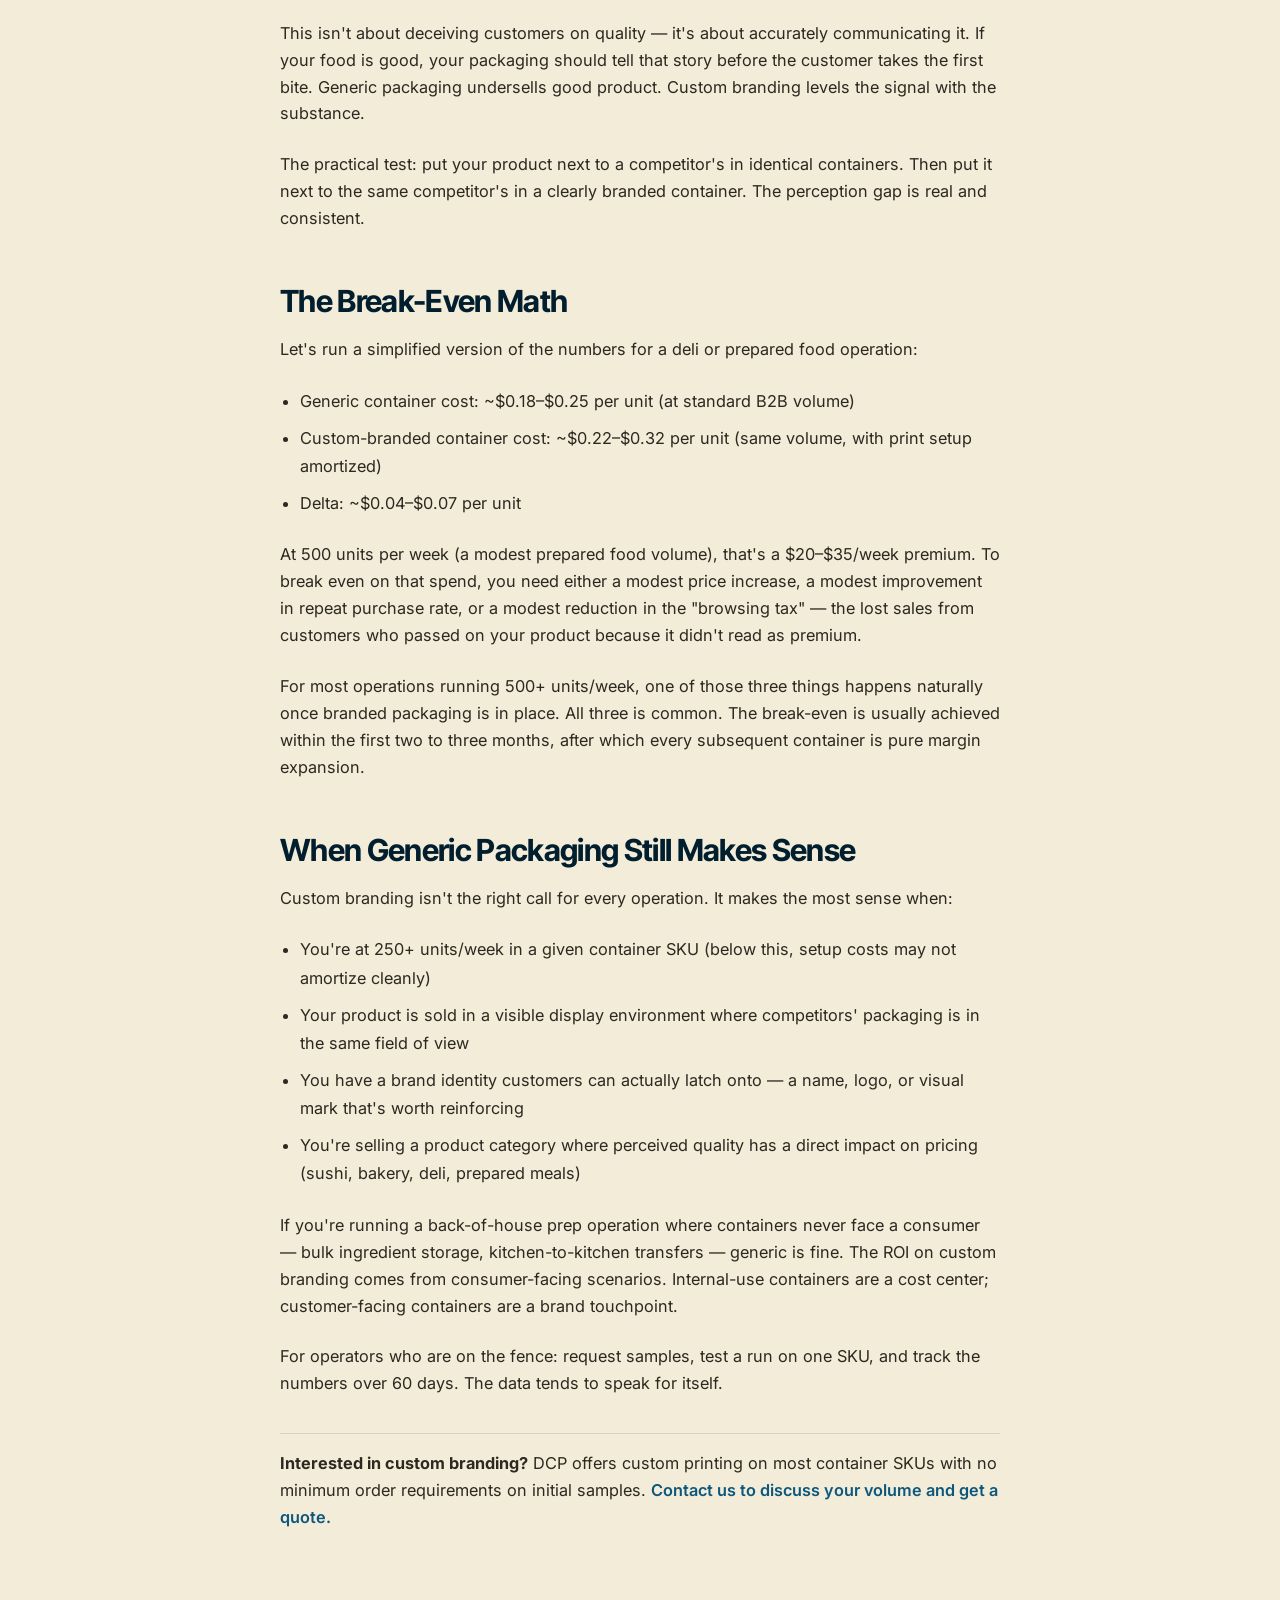
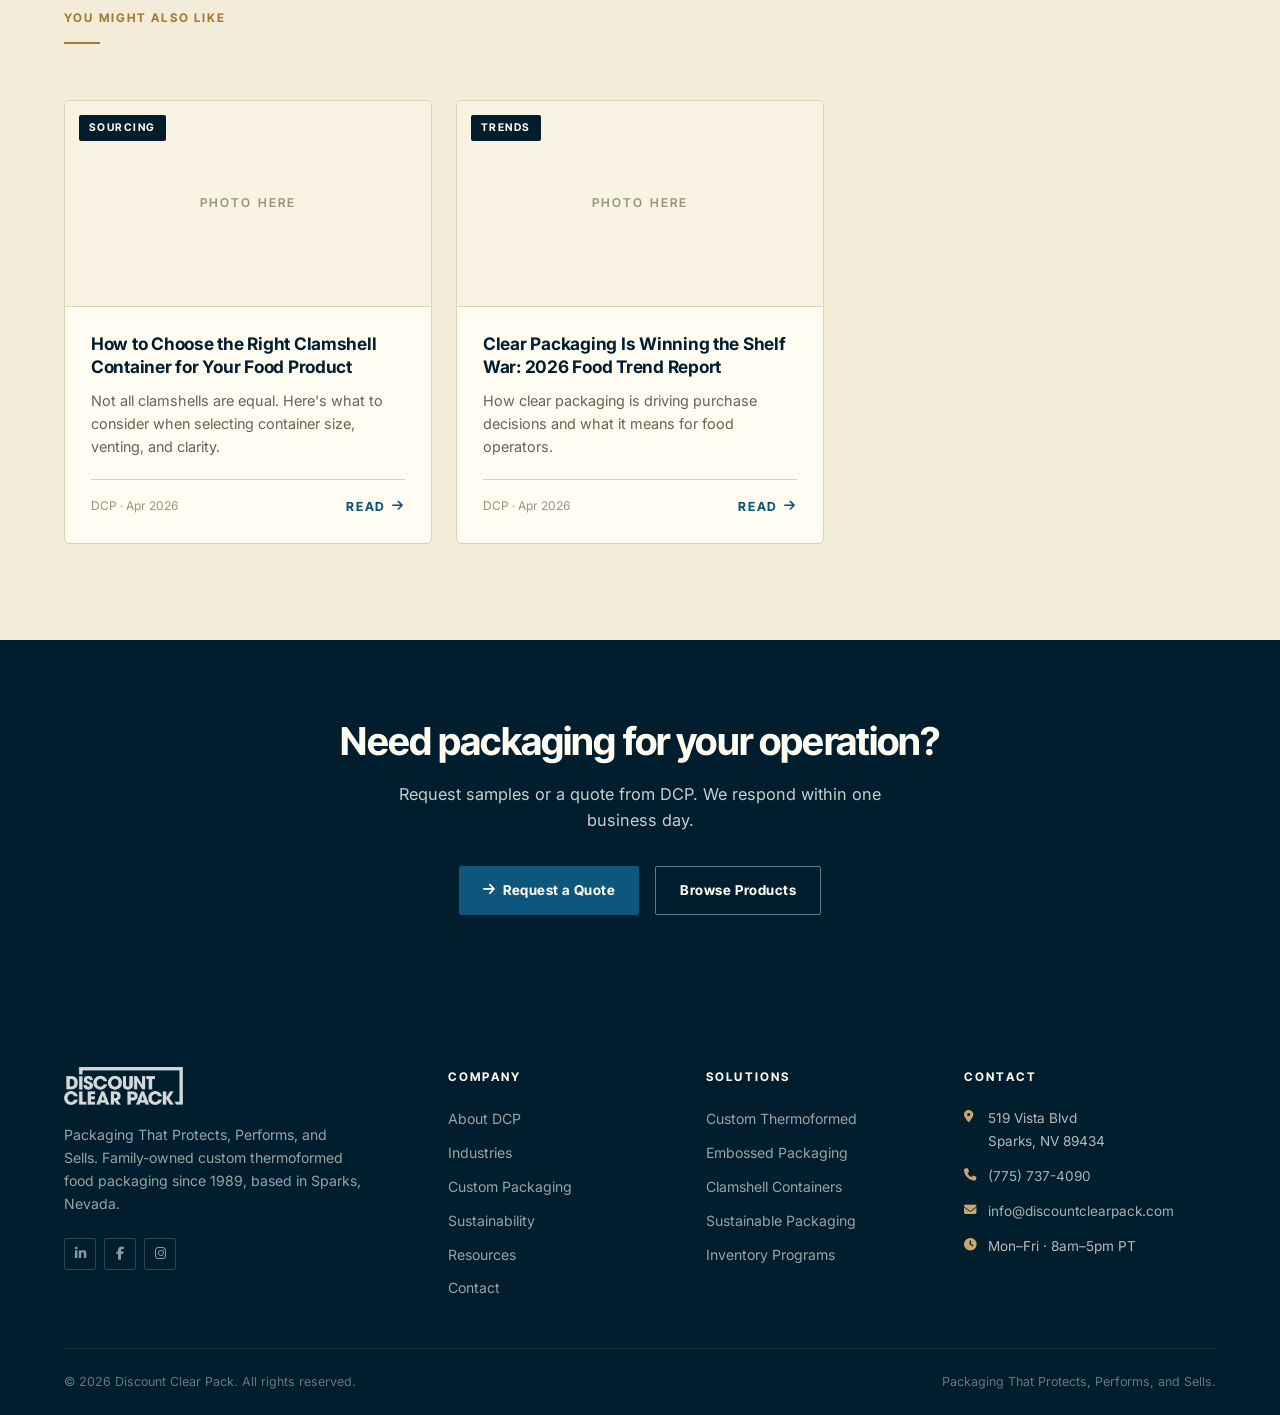
<file: blog-custom-branding-packaging-roi.html>
<!DOCTYPE html>
<html lang="en">
<head>
<meta charset="UTF-8">
<meta name="viewport" content="width=device-width, initial-scale=1.0">
<title>The ROI of Custom-Branded Packaging for Small Food Businesses — DCP News</title>
<meta name="description" content="Custom-printed containers cost more upfront — but the brand equity and perceived premium quality more than pay for themselves. Here's the math.">
<link rel="stylesheet" href="style.css">
<link rel="stylesheet" href="https://cdnjs.cloudflare.com/ajax/libs/font-awesome/6.5.0/css/all.min.css">
</head>
<body>

<!-- Navbar — dark navy, white logo, gold Request a Quote -->
<nav class="navbar navbar--dark" role="navigation" aria-label="Main navigation">
  <div class="container">
    <div class="navbar__inner">
      <a href="index.html" class="navbar__logo" aria-label="Discount Clear Pack Home">
        <img src="Logo/dcp-white.png" alt="Discount Clear Pack">
      </a>
      <div class="navbar__nav">
        <a href="products.html">Solutions</a>
        <a href="products.html#industries">Industries</a>
        <a href="custom-packaging.html">Custom Packaging</a>
        <a href="sustainability.html">Sustainability</a>
        <a href="blog.html" class="active">Resources</a>
        <a href="about.html">About</a>
        <a href="contact.html">Contact</a>
      </div>
      <div class="navbar__actions">
        <a href="contact.html" class="btn btn-gold btn-sm navbar__cta"><i class="fas fa-arrow-right"></i> Request a Quote</a>
      </div>
      <button class="navbar__hamburger" aria-label="Open menu" aria-expanded="false">
        <span></span><span></span><span></span>
      </button>
    </div>
  </div>
</nav>

<!-- Mobile Menu -->
<div class="mobile-menu" role="dialog" aria-label="Mobile navigation">
  <button class="mobile-menu__close" aria-label="Close menu"><i class="fas fa-times"></i></button>
  <div class="mobile-menu__inner">
    <nav>
      <a href="products.html">Solutions</a>
      <a href="products.html#industries">Industries</a>
      <a href="custom-packaging.html">Custom Packaging</a>
      <a href="sustainability.html">Sustainability</a>
      <a href="blog.html">Resources</a>
      <a href="about.html">About</a>
      <a href="contact.html">Contact</a>
    </nav>
    <div class="mobile-menu__footer">
      <div class="mobile-menu__phone-big"><i class="fas fa-phone"></i><a href="tel:7757374090" style="color:inherit;">(775) 737-4090</a></div>
      <p>519 Vista Blvd, Sparks NV 89434</p>
      <p>Mon–Fri · 8am–5pm PT</p>
    </div>
  </div>
</div>

<!-- Post Hero -->
<section class="page-hero">
  <div class="container">
    <div class="page-hero__inner">
      <div class="page-hero__breadcrumb">
        <a href="index.html">Home</a><i class="fas fa-chevron-right"></i>
        <a href="blog.html">News</a><i class="fas fa-chevron-right"></i>
        <span>Custom Branding ROI</span>
      </div>
      <span class="section-label">CUSTOM BRANDING</span>
      <h1 class="page-hero__title" style="max-width:760px;">The ROI of Custom-Branded Packaging for Small Food Businesses</h1>
      <div style="display:flex;align-items:center;gap:20px;margin-top:20px;flex-wrap:wrap;color:var(--muted);font-size:.84rem;">
        <span>DCP &nbsp;·&nbsp; April 2026</span>
        <span><i class="fas fa-clock" style="margin-right:6px;"></i>6 min read</span>
      </div>
    </div>
  </div>
</section>

<!-- Post Body -->
<section class="section">
  <div class="container">
    <div class="post-body">

      <p>The objection to custom-branded packaging is always the same: it costs more. And it does — upfront. But for most small food businesses operating at meaningful volume, the math on custom branding almost always closes in favor of it. The question isn't really whether custom branding pays off. It's whether you're at the volume where it does, and whether you're capturing the value it creates.</p>

      <h2>The Compounding Effect of Brand Recognition</h2>
      <p>Generic packaging creates zero brand equity. Every container that leaves your operation in an unbranded clamshell is a transaction that dies when the customer finishes the product. There's nothing to remember, nothing to search for, nothing to photograph and post, nothing to recommend to a friend by name.</p>
      <p>Custom-branded packaging changes that equation. A container with your name, logo, or mark on it turns a transaction into a brand exposure. The customer who eats your product at their desk, takes it home, or shares it at a meeting is carrying a passive advertisement that nobody paid for after the initial packaging cost.</p>
      <p>This compounds. The tenth time a customer buys your sushi is different if they recognize your container versus if they're just picking up another unmarked clear clamshell from the cooler. The difference is loyalty — and loyalty is the metric that actually determines the lifetime value of a food business customer.</p>

      <h2>Perceived Premium Value and Price Tolerance</h2>
      <p>Custom branding changes what consumers are willing to pay. This isn't speculation — it's consistent across food categories. A branded container signals intentionality. The operator chose a specific look, made a deliberate presentation decision, and invested in the customer experience beyond the food itself. Consumers read that signal and price-anchor accordingly.</p>

      <blockquote>The incremental cost of custom printing on a clamshell is typically $0.03–$0.08 per unit at volume. If it enables you to price your product $0.25–$0.50 higher than the unbranded version next to it on the shelf, the math is extremely favorable.</blockquote>

      <p>This isn't about deceiving customers on quality — it's about accurately communicating it. If your food is good, your packaging should tell that story before the customer takes the first bite. Generic packaging undersells good product. Custom branding levels the signal with the substance.</p>
      <p>The practical test: put your product next to a competitor's in identical containers. Then put it next to the same competitor's in a clearly branded container. The perception gap is real and consistent.</p>

      <h2>The Break-Even Math</h2>
      <p>Let's run a simplified version of the numbers for a deli or prepared food operation:</p>
      <ul>
        <li>Generic container cost: ~$0.18–$0.25 per unit (at standard B2B volume)</li>
        <li>Custom-branded container cost: ~$0.22–$0.32 per unit (same volume, with print setup amortized)</li>
        <li>Delta: ~$0.04–$0.07 per unit</li>
      </ul>
      <p>At 500 units per week (a modest prepared food volume), that's a $20–$35/week premium. To break even on that spend, you need either a modest price increase, a modest improvement in repeat purchase rate, or a modest reduction in the "browsing tax" — the lost sales from customers who passed on your product because it didn't read as premium.</p>
      <p>For most operations running 500+ units/week, one of those three things happens naturally once branded packaging is in place. All three is common. The break-even is usually achieved within the first two to three months, after which every subsequent container is pure margin expansion.</p>

      <h2>When Generic Packaging Still Makes Sense</h2>
      <p>Custom branding isn't the right call for every operation. It makes the most sense when:</p>
      <ul>
        <li>You're at 250+ units/week in a given container SKU (below this, setup costs may not amortize cleanly)</li>
        <li>Your product is sold in a visible display environment where competitors' packaging is in the same field of view</li>
        <li>You have a brand identity customers can actually latch onto — a name, logo, or visual mark that's worth reinforcing</li>
        <li>You're selling a product category where perceived quality has a direct impact on pricing (sushi, bakery, deli, prepared meals)</li>
      </ul>
      <p>If you're running a back-of-house prep operation where containers never face a consumer — bulk ingredient storage, kitchen-to-kitchen transfers — generic is fine. The ROI on custom branding comes from consumer-facing scenarios. Internal-use containers are a cost center; customer-facing containers are a brand touchpoint.</p>

      <p>For operators who are on the fence: request samples, test a run on one SKU, and track the numbers over 60 days. The data tends to speak for itself.</p>

      <p style="padding-top:16px;border-top:1px solid var(--line);margin-top:36px;"><strong>Interested in custom branding?</strong> DCP offers custom printing on most container SKUs with no minimum order requirements on initial samples. <a href="contact.html" style="color:var(--steel);font-weight:600;">Contact us to discuss your volume and get a quote.</a></p>

    </div>

    <!-- Related Posts -->
    <div style="margin-top:72px;">
      <div class="section-header">
        <span class="section-label">YOU MIGHT ALSO LIKE</span>
        <div class="section-divider"></div>
      </div>
      <div class="blog-grid">
        <div class="blog-card">
          <div class="blog-card__img">
            <span class="blog-card__cat">Sourcing</span>
          </div>
          <div class="blog-card__body">
            <div class="blog-card__title">How to Choose the Right Clamshell Container for Your Food Product</div>
            <p class="blog-card__excerpt">Not all clamshells are equal. Here's what to consider when selecting container size, venting, and clarity.</p>
            <div class="blog-card__meta">
              <span>DCP · Apr 2026</span>
              <a href="blog-how-to-choose-the-right-clamshell.html" class="blog-card__read">Read <i class="fas fa-arrow-right"></i></a>
            </div>
          </div>
        </div>
        <div class="blog-card">
          <div class="blog-card__img">
            <span class="blog-card__cat">Trends</span>
          </div>
          <div class="blog-card__body">
            <div class="blog-card__title">Clear Packaging Is Winning the Shelf War: 2026 Food Trend Report</div>
            <p class="blog-card__excerpt">How clear packaging is driving purchase decisions and what it means for food operators.</p>
            <div class="blog-card__meta">
              <span>DCP · Apr 2026</span>
              <a href="blog-clear-packaging-food-trends-2026.html" class="blog-card__read">Read <i class="fas fa-arrow-right"></i></a>
            </div>
          </div>
        </div>
      </div>
    </div>
  </div>
</section>

<!-- CTA Banner -->
<section class="cta-banner">
  <div class="container">
    <div class="cta-banner__inner">
      <h2 class="cta-banner__title">Need packaging for your operation?</h2>
      <p class="cta-banner__subtitle">Request samples or a quote from DCP. We respond within one business day.</p>
      <div class="cta-banner__btns">
        <a href="contact.html" class="btn btn-primary"><i class="fas fa-arrow-right"></i> Request a Quote</a>
        <a href="products.html" class="btn btn-ghost">Browse Products</a>
      </div>
    </div>
  </div>
</section>

<!-- Footer -->
<footer class="footer" role="contentinfo">
  <div class="container">
    <div class="footer__grid">
      <div>
        <div class="footer__logo"><img src="Logo/dcp-white.png" alt="Discount Clear Pack"></div>
        <p class="footer__tagline">Packaging That Protects, Performs, and Sells. Family-owned custom thermoformed food packaging since 1989, based in Sparks, Nevada.</p>
        <div class="footer__social">
          <a href="#" aria-label="LinkedIn"><i class="fab fa-linkedin-in"></i></a>
          <a href="#" aria-label="Facebook"><i class="fab fa-facebook-f"></i></a>
          <a href="#" aria-label="Instagram"><i class="fab fa-instagram"></i></a>
        </div>
      </div>
      <div>
        <div class="footer__col-title">Company</div>
        <div class="footer__col-links">
          <a href="about.html">About DCP</a>
          <a href="products.html#industries">Industries</a>
          <a href="custom-packaging.html">Custom Packaging</a>
          <a href="sustainability.html">Sustainability</a>
          <a href="blog.html">Resources</a>
          <a href="contact.html">Contact</a>
        </div>
      </div>
      <div>
        <div class="footer__col-title">Solutions</div>
        <div class="footer__col-links">
          <a href="custom-packaging.html">Custom Thermoformed</a>
          <a href="custom-packaging.html">Embossed Packaging</a>
          <a href="products.html#clamshells">Clamshell Containers</a>
          <a href="sustainability.html">Sustainable Packaging</a>
          <a href="logistics.html">Inventory Programs</a>
        </div>
      </div>
      <div>
        <div class="footer__col-title">Contact</div>
        <div class="footer__contact-item"><i class="fas fa-map-marker-alt"></i><span>519 Vista Blvd<br>Sparks, NV 89434</span></div>
        <div class="footer__contact-item"><i class="fas fa-phone"></i><a href="tel:7757374090">(775) 737-4090</a></div>
        <div class="footer__contact-item"><i class="fas fa-envelope"></i><a href="mailto:info@discountclearpack.com">info@discountclearpack.com</a></div>
        <div class="footer__contact-item"><i class="fas fa-clock"></i><span>Mon–Fri · 8am–5pm PT</span></div>
      </div>
    </div>
    <div class="footer__bottom">
      <span>&copy; 2026 Discount Clear Pack. All rights reserved.</span>
      <span>Packaging That Protects, Performs, and Sells.</span>
    </div>
  </div>
</footer>

<script src="script.js"></script>
</body>
</html>
</file>
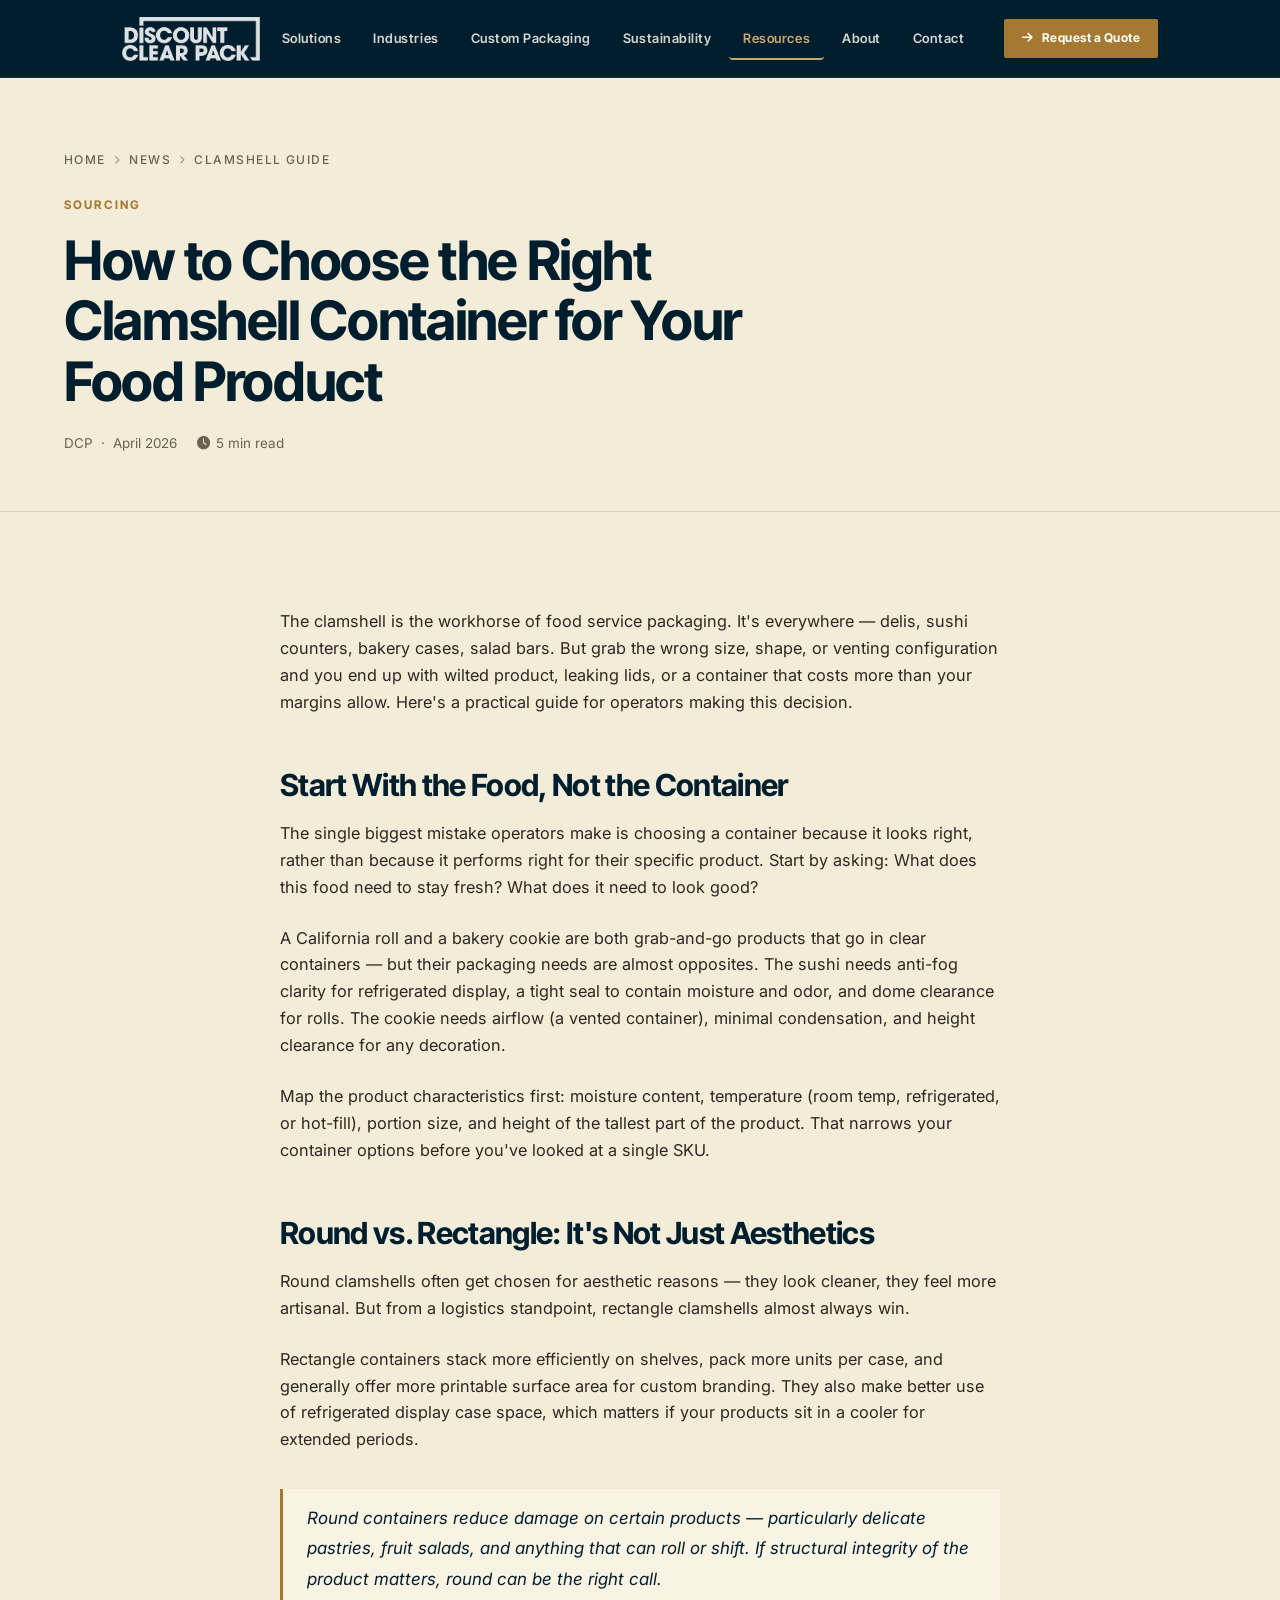
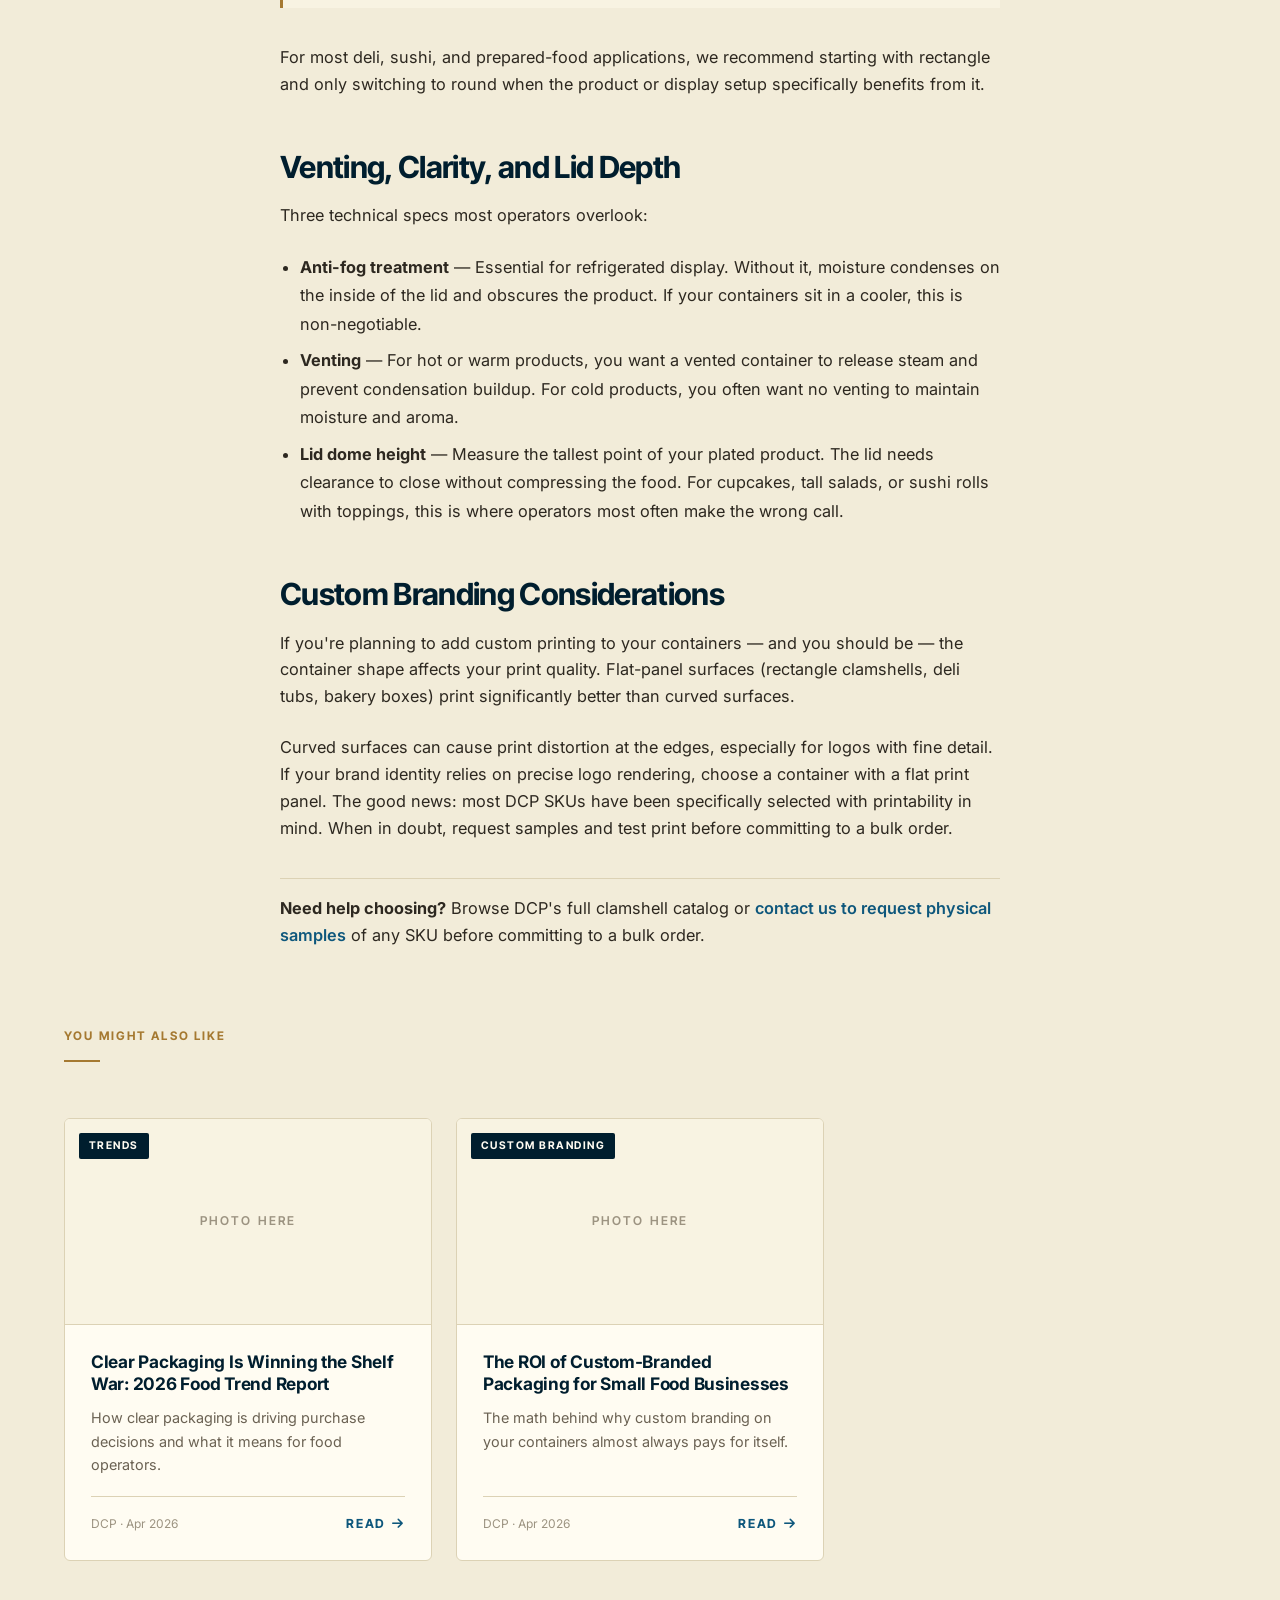
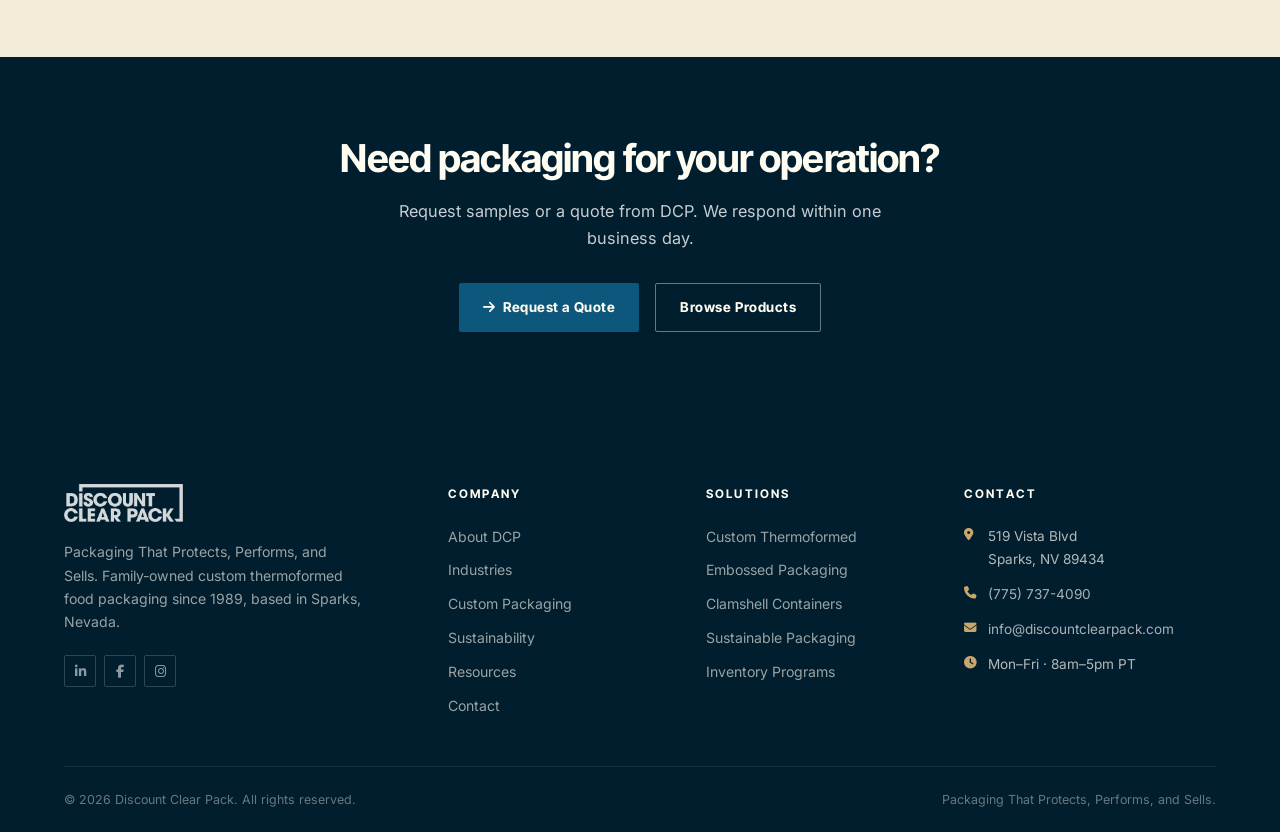
<file: blog-how-to-choose-the-right-clamshell.html>
<!DOCTYPE html>
<html lang="en">
<head>
<meta charset="UTF-8">
<meta name="viewport" content="width=device-width, initial-scale=1.0">
<title>How to Choose the Right Clamshell Container — DCP News</title>
<meta name="description" content="Not all clamshells are equal. Here's what food operators should consider when selecting container size, venting, clarity, and custom branding fit.">
<link rel="stylesheet" href="style.css">
<link rel="stylesheet" href="https://cdnjs.cloudflare.com/ajax/libs/font-awesome/6.5.0/css/all.min.css">
</head>
<body>

<!-- Navbar — dark navy, white logo, gold Request a Quote -->
<nav class="navbar navbar--dark" role="navigation" aria-label="Main navigation">
  <div class="container">
    <div class="navbar__inner">
      <a href="index.html" class="navbar__logo" aria-label="Discount Clear Pack Home">
        <img src="Logo/dcp-white.png" alt="Discount Clear Pack">
      </a>
      <div class="navbar__nav">
        <a href="products.html">Solutions</a>
        <a href="products.html#industries">Industries</a>
        <a href="custom-packaging.html">Custom Packaging</a>
        <a href="sustainability.html">Sustainability</a>
        <a href="blog.html" class="active">Resources</a>
        <a href="about.html">About</a>
        <a href="contact.html">Contact</a>
      </div>
      <div class="navbar__actions">
        <a href="contact.html" class="btn btn-gold btn-sm navbar__cta"><i class="fas fa-arrow-right"></i> Request a Quote</a>
      </div>
      <button class="navbar__hamburger" aria-label="Open menu" aria-expanded="false">
        <span></span><span></span><span></span>
      </button>
    </div>
  </div>
</nav>

<!-- Mobile Menu -->
<div class="mobile-menu" role="dialog" aria-label="Mobile navigation">
  <button class="mobile-menu__close" aria-label="Close menu"><i class="fas fa-times"></i></button>
  <div class="mobile-menu__inner">
    <nav>
      <a href="products.html">Solutions</a>
      <a href="products.html#industries">Industries</a>
      <a href="custom-packaging.html">Custom Packaging</a>
      <a href="sustainability.html">Sustainability</a>
      <a href="blog.html">Resources</a>
      <a href="about.html">About</a>
      <a href="contact.html">Contact</a>
    </nav>
    <div class="mobile-menu__footer">
      <div class="mobile-menu__phone-big"><i class="fas fa-phone"></i><a href="tel:7757374090" style="color:inherit;">(775) 737-4090</a></div>
      <p>519 Vista Blvd, Sparks NV 89434</p>
      <p>Mon–Fri · 8am–5pm PT</p>
    </div>
  </div>
</div>

<!-- Post Hero -->
<section class="page-hero">
  <div class="container">
    <div class="page-hero__inner">
      <div class="page-hero__breadcrumb">
        <a href="index.html">Home</a><i class="fas fa-chevron-right"></i>
        <a href="blog.html">News</a><i class="fas fa-chevron-right"></i>
        <span>Clamshell Guide</span>
      </div>
      <span class="section-label">SOURCING</span>
      <h1 class="page-hero__title" style="max-width:760px;">How to Choose the Right Clamshell Container for Your Food Product</h1>
      <div style="display:flex;align-items:center;gap:20px;margin-top:20px;flex-wrap:wrap;color:var(--muted);font-size:.84rem;">
        <span>DCP &nbsp;·&nbsp; April 2026</span>
        <span><i class="fas fa-clock" style="margin-right:6px;"></i>5 min read</span>
      </div>
    </div>
  </div>
</section>

<!-- Post Body -->
<section class="section">
  <div class="container">
    <div class="post-body">

      <p>The clamshell is the workhorse of food service packaging. It's everywhere — delis, sushi counters, bakery cases, salad bars. But grab the wrong size, shape, or venting configuration and you end up with wilted product, leaking lids, or a container that costs more than your margins allow. Here's a practical guide for operators making this decision.</p>

      <h2>Start With the Food, Not the Container</h2>
      <p>The single biggest mistake operators make is choosing a container because it looks right, rather than because it performs right for their specific product. Start by asking: What does this food need to stay fresh? What does it need to look good?</p>
      <p>A California roll and a bakery cookie are both grab-and-go products that go in clear containers — but their packaging needs are almost opposites. The sushi needs anti-fog clarity for refrigerated display, a tight seal to contain moisture and odor, and dome clearance for rolls. The cookie needs airflow (a vented container), minimal condensation, and height clearance for any decoration.</p>
      <p>Map the product characteristics first: moisture content, temperature (room temp, refrigerated, or hot-fill), portion size, and height of the tallest part of the product. That narrows your container options before you've looked at a single SKU.</p>

      <h2>Round vs. Rectangle: It's Not Just Aesthetics</h2>
      <p>Round clamshells often get chosen for aesthetic reasons — they look cleaner, they feel more artisanal. But from a logistics standpoint, rectangle clamshells almost always win.</p>
      <p>Rectangle containers stack more efficiently on shelves, pack more units per case, and generally offer more printable surface area for custom branding. They also make better use of refrigerated display case space, which matters if your products sit in a cooler for extended periods.</p>

      <blockquote>Round containers reduce damage on certain products — particularly delicate pastries, fruit salads, and anything that can roll or shift. If structural integrity of the product matters, round can be the right call.</blockquote>

      <p>For most deli, sushi, and prepared-food applications, we recommend starting with rectangle and only switching to round when the product or display setup specifically benefits from it.</p>

      <h2>Venting, Clarity, and Lid Depth</h2>
      <p>Three technical specs most operators overlook:</p>
      <ul>
        <li><strong>Anti-fog treatment</strong> — Essential for refrigerated display. Without it, moisture condenses on the inside of the lid and obscures the product. If your containers sit in a cooler, this is non-negotiable.</li>
        <li><strong>Venting</strong> — For hot or warm products, you want a vented container to release steam and prevent condensation buildup. For cold products, you often want no venting to maintain moisture and aroma.</li>
        <li><strong>Lid dome height</strong> — Measure the tallest point of your plated product. The lid needs clearance to close without compressing the food. For cupcakes, tall salads, or sushi rolls with toppings, this is where operators most often make the wrong call.</li>
      </ul>

      <h2>Custom Branding Considerations</h2>
      <p>If you're planning to add custom printing to your containers — and you should be — the container shape affects your print quality. Flat-panel surfaces (rectangle clamshells, deli tubs, bakery boxes) print significantly better than curved surfaces.</p>
      <p>Curved surfaces can cause print distortion at the edges, especially for logos with fine detail. If your brand identity relies on precise logo rendering, choose a container with a flat print panel. The good news: most DCP SKUs have been specifically selected with printability in mind. When in doubt, request samples and test print before committing to a bulk order.</p>

      <p style="padding-top:16px;border-top:1px solid var(--line);margin-top:36px;"><strong>Need help choosing?</strong> Browse DCP's full clamshell catalog or <a href="contact.html" style="color:var(--steel);font-weight:600;">contact us to request physical samples</a> of any SKU before committing to a bulk order.</p>

    </div>

    <!-- Related Posts -->
    <div style="margin-top:72px;">
      <div class="section-header">
        <span class="section-label">YOU MIGHT ALSO LIKE</span>
        <div class="section-divider"></div>
      </div>
      <div class="blog-grid">
        <div class="blog-card">
          <div class="blog-card__img">
            <span class="blog-card__cat">Trends</span>
          </div>
          <div class="blog-card__body">
            <div class="blog-card__title">Clear Packaging Is Winning the Shelf War: 2026 Food Trend Report</div>
            <p class="blog-card__excerpt">How clear packaging is driving purchase decisions and what it means for food operators.</p>
            <div class="blog-card__meta">
              <span>DCP · Apr 2026</span>
              <a href="blog-clear-packaging-food-trends-2026.html" class="blog-card__read">Read <i class="fas fa-arrow-right"></i></a>
            </div>
          </div>
        </div>
        <div class="blog-card">
          <div class="blog-card__img">
            <span class="blog-card__cat">Custom Branding</span>
          </div>
          <div class="blog-card__body">
            <div class="blog-card__title">The ROI of Custom-Branded Packaging for Small Food Businesses</div>
            <p class="blog-card__excerpt">The math behind why custom branding on your containers almost always pays for itself.</p>
            <div class="blog-card__meta">
              <span>DCP · Apr 2026</span>
              <a href="blog-custom-branding-packaging-roi.html" class="blog-card__read">Read <i class="fas fa-arrow-right"></i></a>
            </div>
          </div>
        </div>
      </div>
    </div>
  </div>
</section>

<!-- CTA Banner -->
<section class="cta-banner">
  <div class="container">
    <div class="cta-banner__inner">
      <h2 class="cta-banner__title">Need packaging for your operation?</h2>
      <p class="cta-banner__subtitle">Request samples or a quote from DCP. We respond within one business day.</p>
      <div class="cta-banner__btns">
        <a href="contact.html" class="btn btn-primary"><i class="fas fa-arrow-right"></i> Request a Quote</a>
        <a href="products.html" class="btn btn-ghost">Browse Products</a>
      </div>
    </div>
  </div>
</section>

<!-- Footer -->
<footer class="footer" role="contentinfo">
  <div class="container">
    <div class="footer__grid">
      <div>
        <div class="footer__logo"><img src="Logo/dcp-white.png" alt="Discount Clear Pack"></div>
        <p class="footer__tagline">Packaging That Protects, Performs, and Sells. Family-owned custom thermoformed food packaging since 1989, based in Sparks, Nevada.</p>
        <div class="footer__social">
          <a href="#" aria-label="LinkedIn"><i class="fab fa-linkedin-in"></i></a>
          <a href="#" aria-label="Facebook"><i class="fab fa-facebook-f"></i></a>
          <a href="#" aria-label="Instagram"><i class="fab fa-instagram"></i></a>
        </div>
      </div>
      <div>
        <div class="footer__col-title">Company</div>
        <div class="footer__col-links">
          <a href="about.html">About DCP</a>
          <a href="products.html#industries">Industries</a>
          <a href="custom-packaging.html">Custom Packaging</a>
          <a href="sustainability.html">Sustainability</a>
          <a href="blog.html">Resources</a>
          <a href="contact.html">Contact</a>
        </div>
      </div>
      <div>
        <div class="footer__col-title">Solutions</div>
        <div class="footer__col-links">
          <a href="custom-packaging.html">Custom Thermoformed</a>
          <a href="custom-packaging.html">Embossed Packaging</a>
          <a href="products.html#clamshells">Clamshell Containers</a>
          <a href="sustainability.html">Sustainable Packaging</a>
          <a href="logistics.html">Inventory Programs</a>
        </div>
      </div>
      <div>
        <div class="footer__col-title">Contact</div>
        <div class="footer__contact-item"><i class="fas fa-map-marker-alt"></i><span>519 Vista Blvd<br>Sparks, NV 89434</span></div>
        <div class="footer__contact-item"><i class="fas fa-phone"></i><a href="tel:7757374090">(775) 737-4090</a></div>
        <div class="footer__contact-item"><i class="fas fa-envelope"></i><a href="mailto:info@discountclearpack.com">info@discountclearpack.com</a></div>
        <div class="footer__contact-item"><i class="fas fa-clock"></i><span>Mon–Fri · 8am–5pm PT</span></div>
      </div>
    </div>
    <div class="footer__bottom">
      <span>&copy; 2026 Discount Clear Pack. All rights reserved.</span>
      <span>Packaging That Protects, Performs, and Sells.</span>
    </div>
  </div>
</footer>

<script src="script.js"></script>
</body>
</html>
</file>
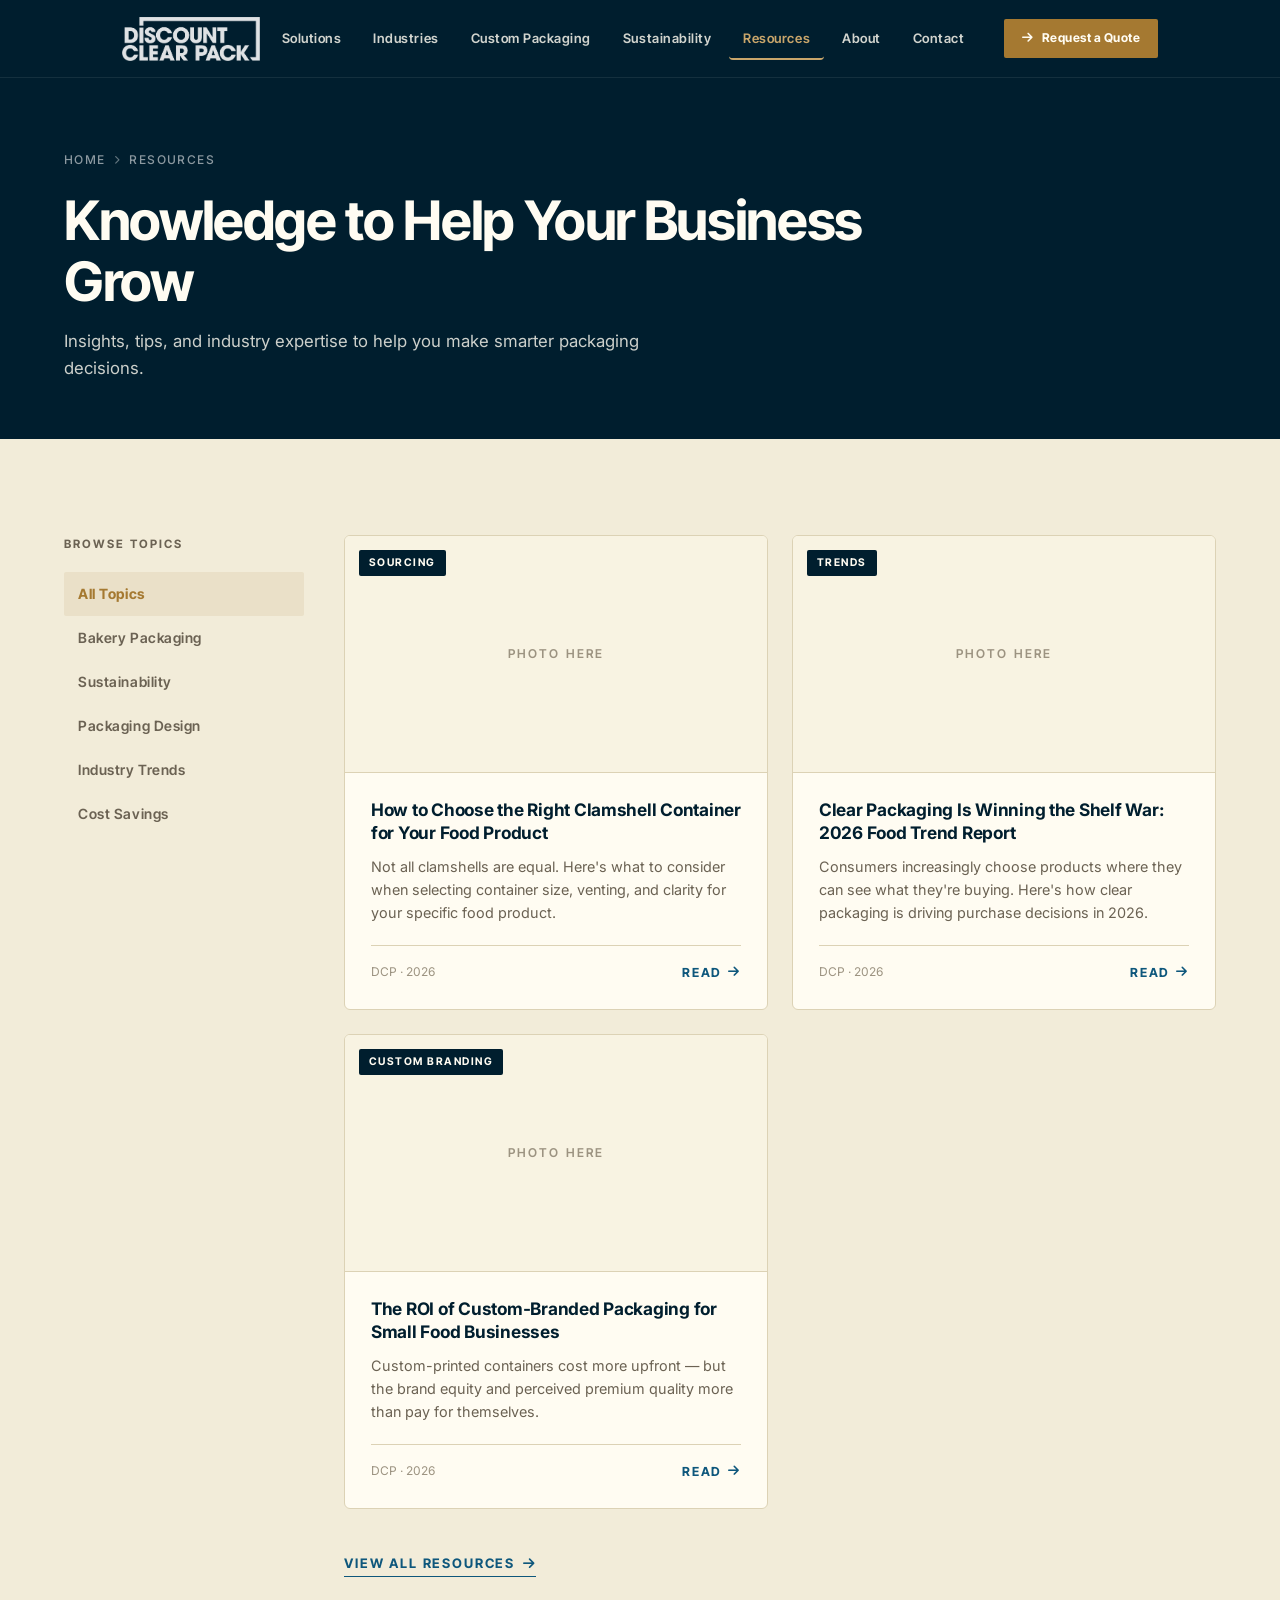
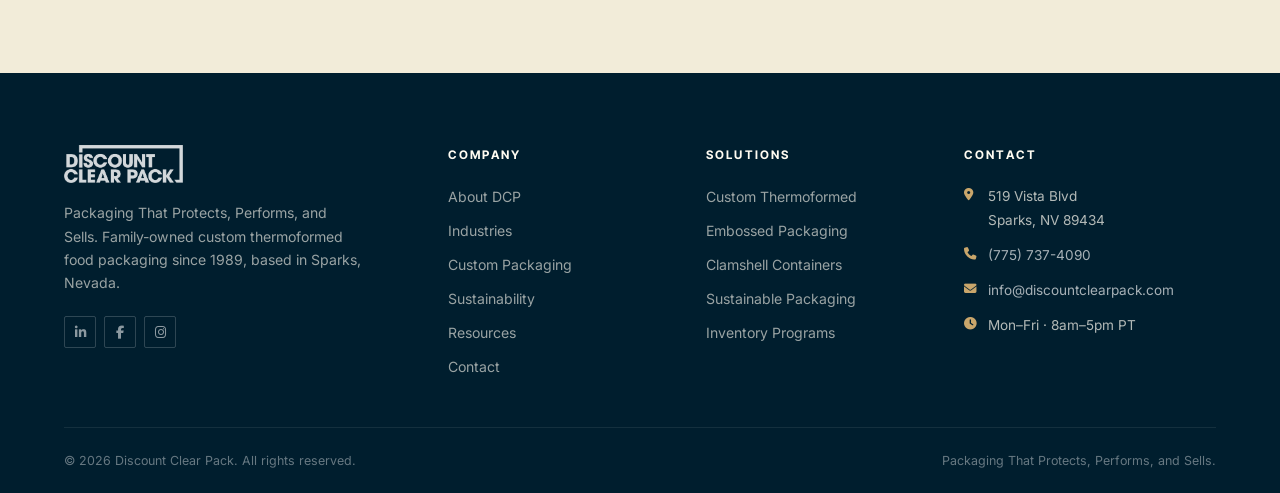
<file: blog.html>
<!DOCTYPE html>
<html lang="en">
<head>
<meta charset="UTF-8">
<meta name="viewport" content="width=device-width, initial-scale=1.0">
<title>Resources — Discount Clear Pack</title>
<meta name="description" content="Packaging insights for food service operators, private label brands, and wholesale buyers. Resources from the DCP team.">
<link rel="stylesheet" href="style.css">
<link rel="stylesheet" href="https://cdnjs.cloudflare.com/ajax/libs/font-awesome/6.5.0/css/all.min.css">
</head>
<body>

<!-- Navbar — dark navy, white logo, gold Request a Quote -->
<nav class="navbar navbar--dark" role="navigation" aria-label="Main navigation">
  <div class="container">
    <div class="navbar__inner">
      <a href="index.html" class="navbar__logo" aria-label="Discount Clear Pack Home">
        <img src="Logo/dcp-white.png" alt="Discount Clear Pack">
      </a>
      <div class="navbar__nav">
        <a href="products.html">Solutions</a>
        <a href="products.html#industries">Industries</a>
        <a href="custom-packaging.html">Custom Packaging</a>
        <a href="sustainability.html">Sustainability</a>
        <a href="blog.html" class="active">Resources</a>
        <a href="about.html">About</a>
        <a href="contact.html">Contact</a>
      </div>
      <div class="navbar__actions">
        <a href="contact.html" class="btn btn-gold btn-sm navbar__cta"><i class="fas fa-arrow-right"></i> Request a Quote</a>
      </div>
      <button class="navbar__hamburger" aria-label="Open menu" aria-expanded="false">
        <span></span><span></span><span></span>
      </button>
    </div>
  </div>
</nav>

<!-- Mobile Menu -->
<div class="mobile-menu" role="dialog" aria-label="Mobile navigation">
  <button class="mobile-menu__close" aria-label="Close menu"><i class="fas fa-times"></i></button>
  <div class="mobile-menu__inner">
    <nav>
      <a href="products.html">Solutions</a>
      <a href="products.html#industries">Industries</a>
      <a href="custom-packaging.html">Custom Packaging</a>
      <a href="sustainability.html">Sustainability</a>
      <a href="blog.html">Resources</a>
      <a href="about.html">About</a>
      <a href="contact.html">Contact</a>
    </nav>
    <div class="mobile-menu__footer">
      <div class="mobile-menu__phone-big"><i class="fas fa-phone"></i><a href="tel:7757374090" style="color:inherit;">(775) 737-4090</a></div>
      <p>519 Vista Blvd, Sparks NV 89434</p>
      <p>Mon–Fri · 8am–5pm PT</p>
    </div>
  </div>
</div>

<!-- Page Hero — dark navy -->
<section class="page-hero page-hero--dark">
  <div class="container">
    <div class="page-hero__inner">
      <div class="page-hero__breadcrumb">
        <a href="index.html">Home</a>
        <i class="fas fa-chevron-right"></i>
        <span>Resources</span>
      </div>
      <h1 class="page-hero__title">Knowledge to Help Your Business Grow</h1>
      <p class="page-hero__subtitle">Insights, tips, and industry expertise to help you make smarter packaging decisions.</p>
    </div>
  </div>
</section>

<!-- Resources — sidebar + grid -->
<section class="section">
  <div class="container">
    <div style="display:grid;grid-template-columns:240px 1fr;gap:40px;align-items:start;">

      <!-- LEFT: Browse Topics sidebar -->
      <aside>
        <div style="font-family:var(--font-h);font-size:.72rem;font-weight:700;letter-spacing:.18em;text-transform:uppercase;color:var(--muted);margin-bottom:18px;">Browse Topics</div>
        <ul style="display:flex;flex-direction:column;gap:0;list-style:none;padding:0;margin:0;">
          <li><a href="blog.html" style="display:block;font-family:var(--font-h);font-size:.88rem;font-weight:700;letter-spacing:.04em;color:var(--bronze);padding:10px 14px;border-radius:var(--r-sm);background:var(--bronze-soft);text-decoration:none;">All Topics</a></li>
          <li><a href="blog.html" style="display:block;font-family:var(--font-h);font-size:.88rem;font-weight:600;letter-spacing:.04em;color:var(--muted);padding:10px 14px;border-radius:var(--r-sm);text-decoration:none;transition:color .18s ease;">Bakery Packaging</a></li>
          <li><a href="blog.html" style="display:block;font-family:var(--font-h);font-size:.88rem;font-weight:600;letter-spacing:.04em;color:var(--muted);padding:10px 14px;border-radius:var(--r-sm);text-decoration:none;transition:color .18s ease;">Sustainability</a></li>
          <li><a href="blog.html" style="display:block;font-family:var(--font-h);font-size:.88rem;font-weight:600;letter-spacing:.04em;color:var(--muted);padding:10px 14px;border-radius:var(--r-sm);text-decoration:none;transition:color .18s ease;">Packaging Design</a></li>
          <li><a href="blog.html" style="display:block;font-family:var(--font-h);font-size:.88rem;font-weight:600;letter-spacing:.04em;color:var(--muted);padding:10px 14px;border-radius:var(--r-sm);text-decoration:none;transition:color .18s ease;">Industry Trends</a></li>
          <li><a href="blog.html" style="display:block;font-family:var(--font-h);font-size:.88rem;font-weight:600;letter-spacing:.04em;color:var(--muted);padding:10px 14px;border-radius:var(--r-sm);text-decoration:none;transition:color .18s ease;">Cost Savings</a></li>
        </ul>
      </aside>

      <!-- RIGHT: Blog grid -->
      <div>
        <div class="blog-grid" style="grid-template-columns:repeat(2,1fr);">
          <div class="blog-card reveal">
            <div class="blog-card__img"><span class="blog-card__cat">Sourcing</span></div>
            <div class="blog-card__body">
              <div class="blog-card__title">How to Choose the Right Clamshell Container for Your Food Product</div>
              <p class="blog-card__excerpt">Not all clamshells are equal. Here's what to consider when selecting container size, venting, and clarity for your specific food product.</p>
              <div class="blog-card__meta">
                <span>DCP · 2026</span>
                <a href="blog-how-to-choose-the-right-clamshell.html" class="blog-card__read">Read <i class="fas fa-arrow-right"></i></a>
              </div>
            </div>
          </div>
          <div class="blog-card reveal reveal-delay-1">
            <div class="blog-card__img"><span class="blog-card__cat">Trends</span></div>
            <div class="blog-card__body">
              <div class="blog-card__title">Clear Packaging Is Winning the Shelf War: 2026 Food Trend Report</div>
              <p class="blog-card__excerpt">Consumers increasingly choose products where they can see what they're buying. Here's how clear packaging is driving purchase decisions in 2026.</p>
              <div class="blog-card__meta">
                <span>DCP · 2026</span>
                <a href="blog-clear-packaging-food-trends-2026.html" class="blog-card__read">Read <i class="fas fa-arrow-right"></i></a>
              </div>
            </div>
          </div>
          <div class="blog-card reveal reveal-delay-2">
            <div class="blog-card__img"><span class="blog-card__cat">Custom Branding</span></div>
            <div class="blog-card__body">
              <div class="blog-card__title">The ROI of Custom-Branded Packaging for Small Food Businesses</div>
              <p class="blog-card__excerpt">Custom-printed containers cost more upfront — but the brand equity and perceived premium quality more than pay for themselves.</p>
              <div class="blog-card__meta">
                <span>DCP · 2026</span>
                <a href="blog-custom-branding-packaging-roi.html" class="blog-card__read">Read <i class="fas fa-arrow-right"></i></a>
              </div>
            </div>
          </div>
        </div>

        <div style="margin-top:40px;" class="reveal">
          <a href="blog.html" class="text-link">View All Resources <i class="fas fa-arrow-right"></i></a>
        </div>
      </div>

    </div>
  </div>
</section>

<!-- Responsive: collapse sidebar to 1 col under 860px -->
<style>
@media (max-width:860px){
  [style*="grid-template-columns:240px 1fr"]{
    grid-template-columns:1fr !important;
  }
}
</style>

<!-- Footer -->
<footer class="footer" role="contentinfo">
  <div class="container">
    <div class="footer__grid">
      <div>
        <div class="footer__logo"><img src="Logo/dcp-white.png" alt="Discount Clear Pack"></div>
        <p class="footer__tagline">Packaging That Protects, Performs, and Sells. Family-owned custom thermoformed food packaging since 1989, based in Sparks, Nevada.</p>
        <div class="footer__social">
          <a href="#" aria-label="LinkedIn"><i class="fab fa-linkedin-in"></i></a>
          <a href="#" aria-label="Facebook"><i class="fab fa-facebook-f"></i></a>
          <a href="#" aria-label="Instagram"><i class="fab fa-instagram"></i></a>
        </div>
      </div>
      <div>
        <div class="footer__col-title">Company</div>
        <div class="footer__col-links">
          <a href="about.html">About DCP</a>
          <a href="products.html#industries">Industries</a>
          <a href="custom-packaging.html">Custom Packaging</a>
          <a href="sustainability.html">Sustainability</a>
          <a href="blog.html">Resources</a>
          <a href="contact.html">Contact</a>
        </div>
      </div>
      <div>
        <div class="footer__col-title">Solutions</div>
        <div class="footer__col-links">
          <a href="custom-packaging.html">Custom Thermoformed</a>
          <a href="custom-packaging.html">Embossed Packaging</a>
          <a href="products.html#clamshells">Clamshell Containers</a>
          <a href="sustainability.html">Sustainable Packaging</a>
          <a href="logistics.html">Inventory Programs</a>
        </div>
      </div>
      <div>
        <div class="footer__col-title">Contact</div>
        <div class="footer__contact-item"><i class="fas fa-map-marker-alt"></i><span>519 Vista Blvd<br>Sparks, NV 89434</span></div>
        <div class="footer__contact-item"><i class="fas fa-phone"></i><a href="tel:7757374090">(775) 737-4090</a></div>
        <div class="footer__contact-item"><i class="fas fa-envelope"></i><a href="mailto:info@discountclearpack.com">info@discountclearpack.com</a></div>
        <div class="footer__contact-item"><i class="fas fa-clock"></i><span>Mon–Fri · 8am–5pm PT</span></div>
      </div>
    </div>
    <div class="footer__bottom">
      <span>&copy; 2026 Discount Clear Pack. All rights reserved.</span>
      <span>Packaging That Protects, Performs, and Sells.</span>
    </div>
  </div>
</footer>

<script src="script.js"></script>
</body>
</html>
</file>
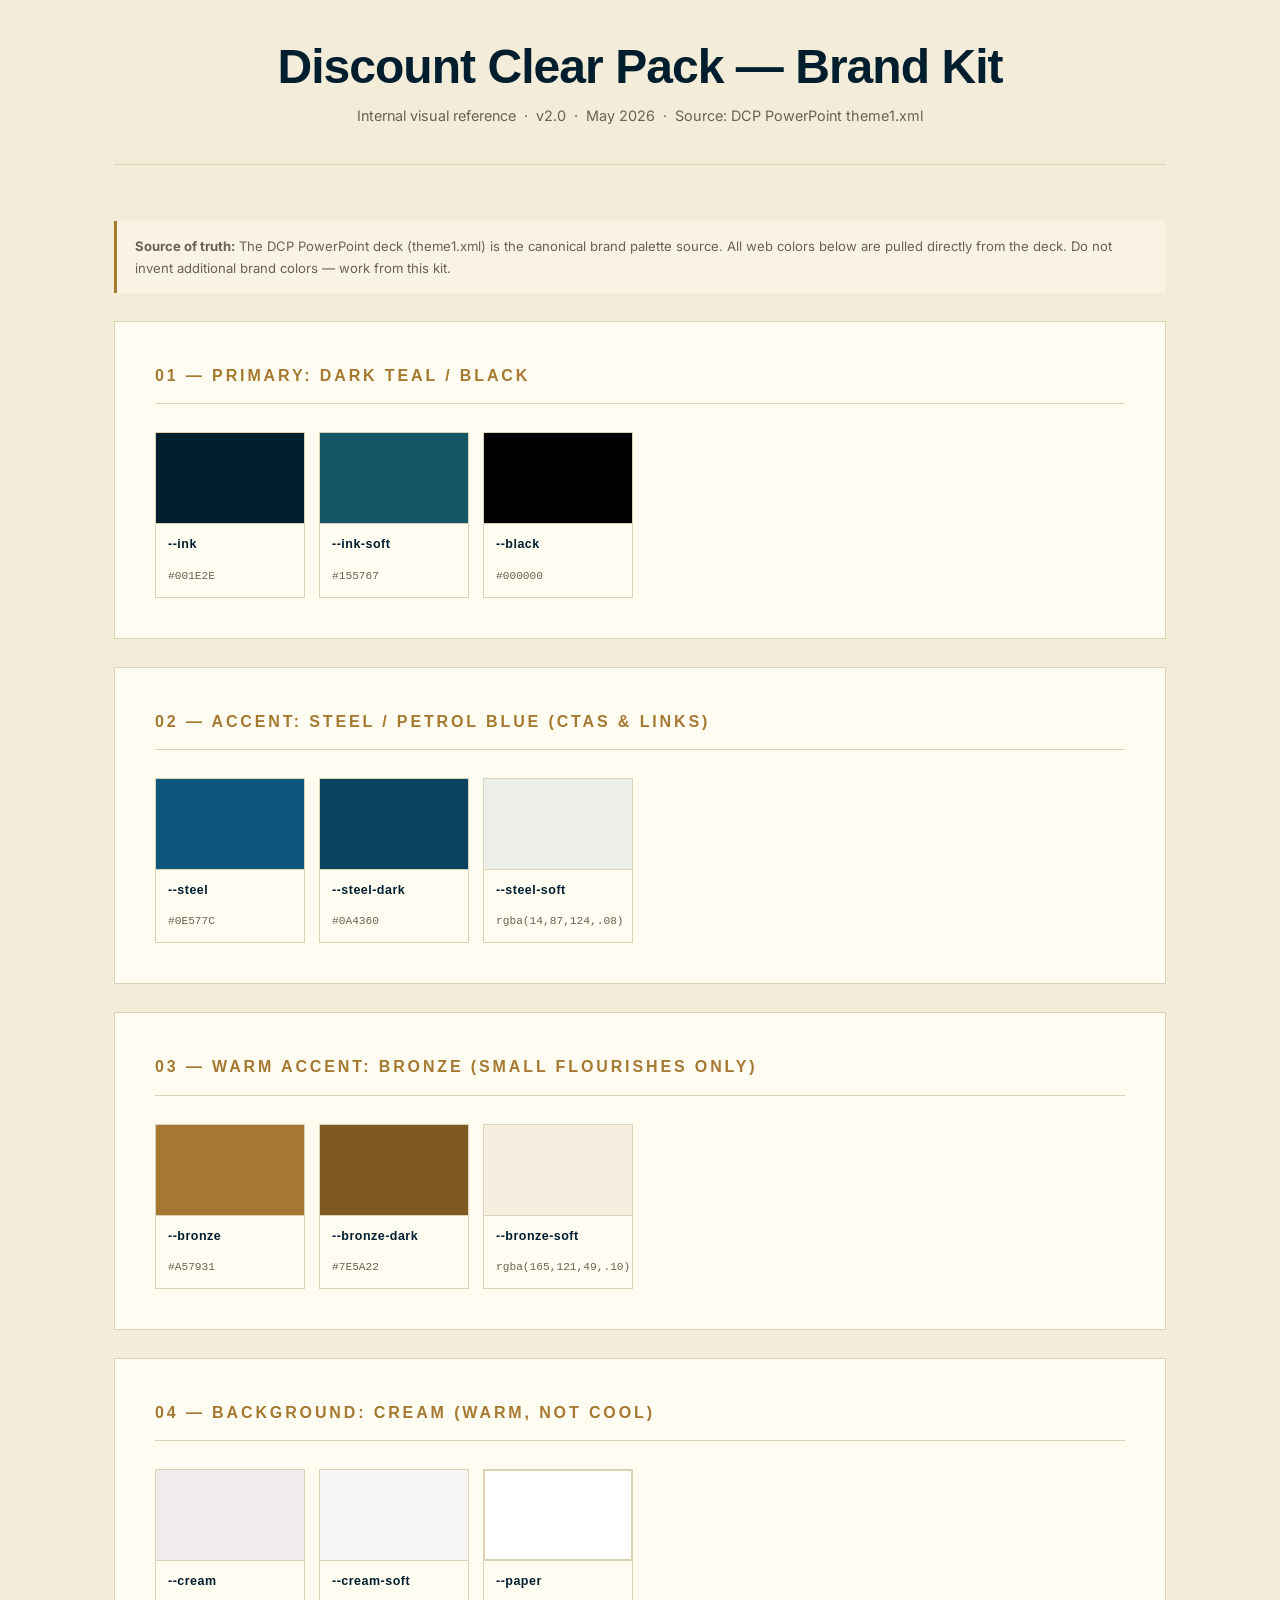
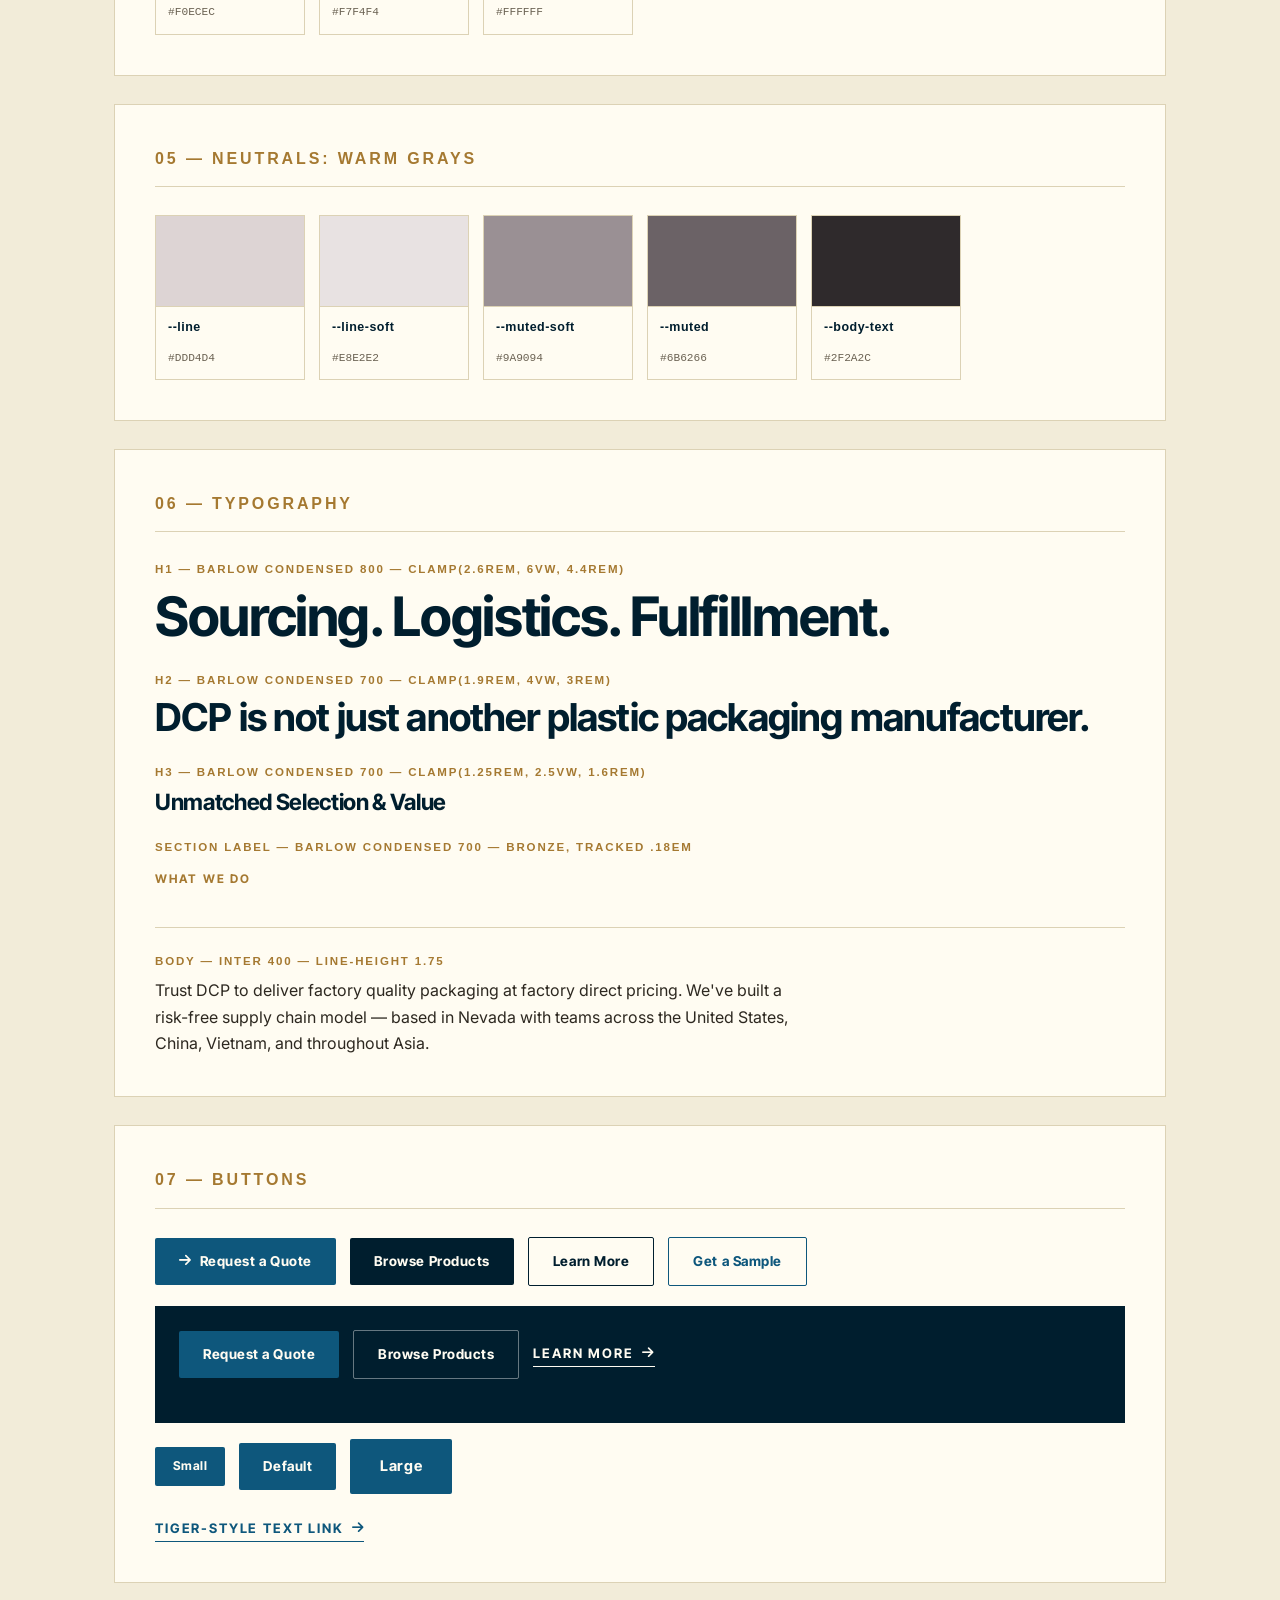
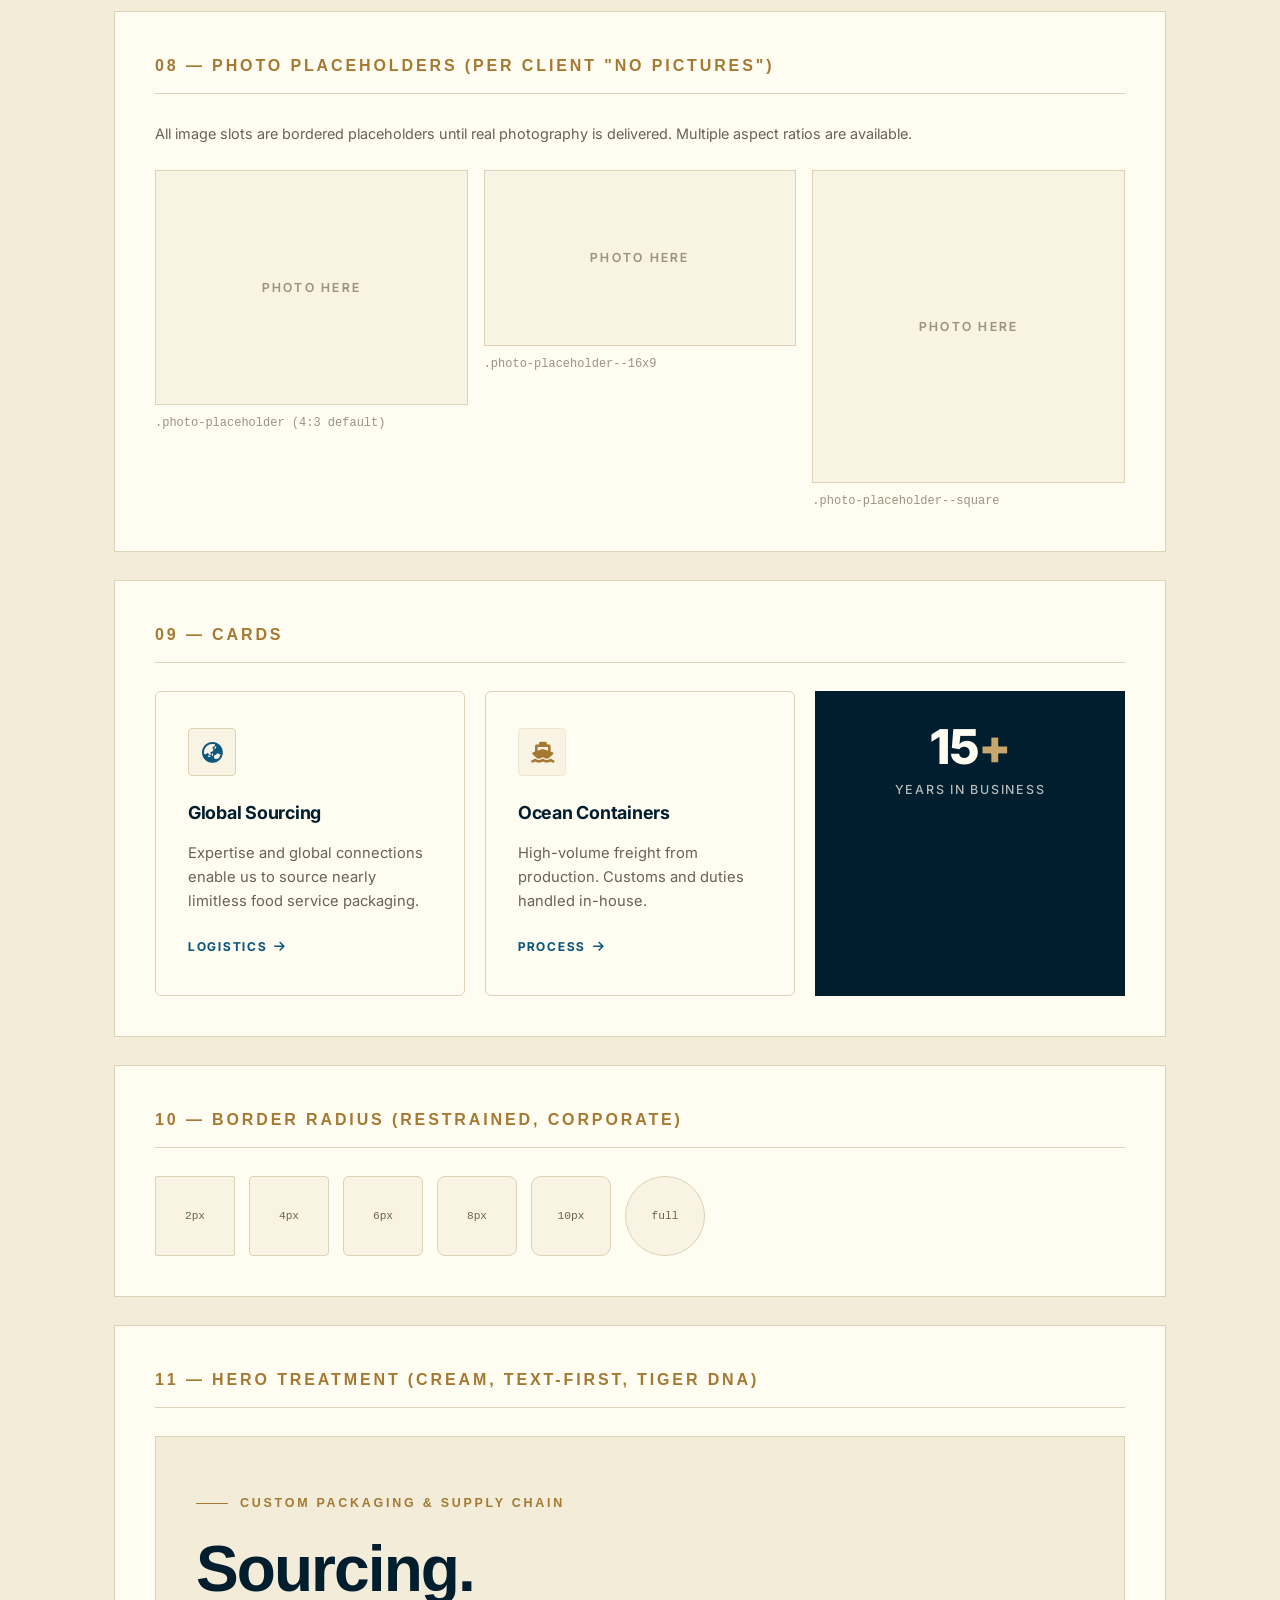
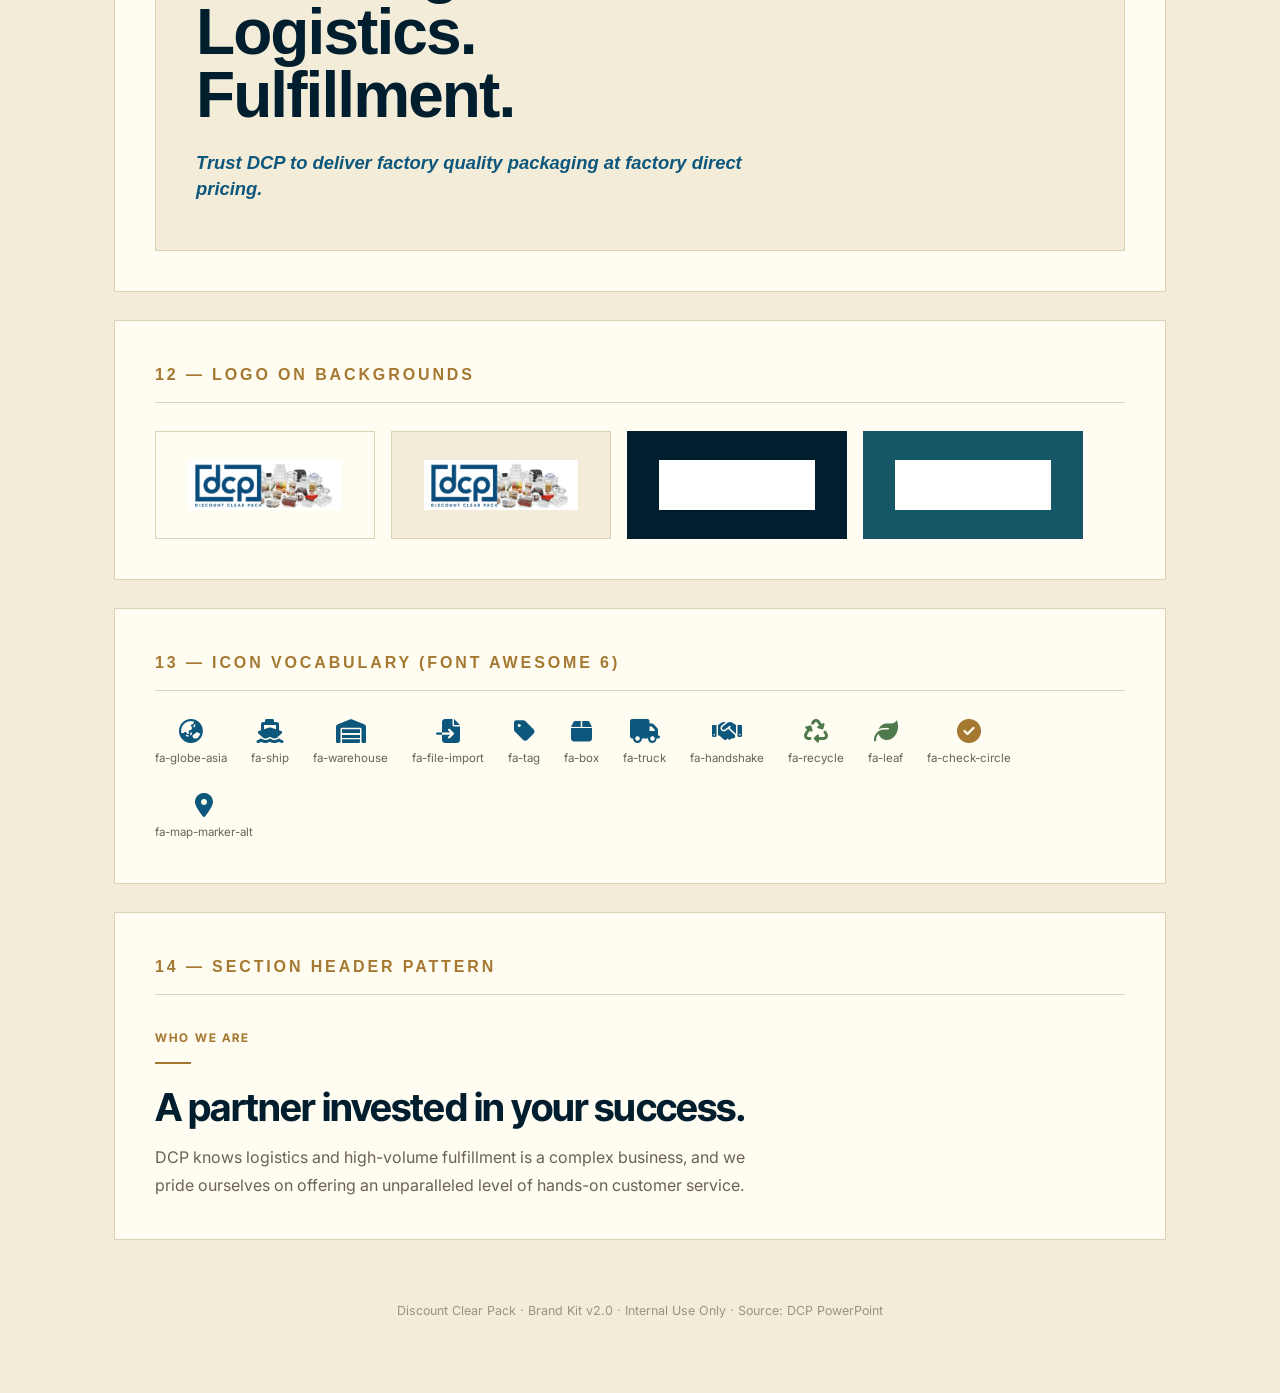
<file: brand-kit.html>
<!DOCTYPE html>
<html lang="en">
<head>
<meta charset="UTF-8">
<meta name="viewport" content="width=device-width, initial-scale=1.0">
<title>DCP Brand Kit — Internal Visual Reference</title>
<link rel="stylesheet" href="style.css">
<link rel="stylesheet" href="https://cdnjs.cloudflare.com/ajax/libs/font-awesome/6.5.0/css/all.min.css">
<style>
  body { background: var(--cream); padding: 40px 0; }
  .bk-page { max-width: 1100px; margin: 0 auto; padding: 0 24px; }
  .bk-header { text-align: center; margin-bottom: 56px; padding-bottom: 36px; border-bottom: 1px solid var(--line); }
  .bk-header h1 { font-family: 'Barlow Condensed', sans-serif; font-size: 3rem; font-weight: 800; color: var(--ink); letter-spacing: -.02em; margin-bottom: 10px; }
  .bk-header p  { color: var(--muted); font-size: .9rem; }
  .bk-section { background: var(--paper); border: 1px solid var(--line); padding: 40px; margin-bottom: 28px; }
  .bk-section-title { font-family: 'Barlow Condensed', sans-serif; font-size: 1rem; font-weight: 700; letter-spacing: .18em; text-transform: uppercase; color: var(--bronze); margin-bottom: 28px; padding-bottom: 14px; border-bottom: 1px solid var(--line); }
  /* Color swatches */
  .swatch-row { display: flex; flex-wrap: wrap; gap: 14px; }
  .swatch { border: 1px solid var(--line); flex: 0 0 150px; overflow: hidden; }
  .swatch__color { height: 90px; }
  .swatch__label { padding: 10px 12px; background: var(--paper); border-top: 1px solid var(--line); }
  .swatch__name  { font-family: 'Barlow Condensed', sans-serif; font-size: .78rem; font-weight: 700; color: var(--ink); display: block; margin-bottom: 4px; letter-spacing: .04em; }
  .swatch__hex   { font-size: .7rem; color: var(--muted); font-family: monospace; }
  /* Typography demo */
  .type-demo h1,.type-demo h2,.type-demo h3,.type-demo h4 { margin-bottom: 12px; color: var(--ink); }
  .type-demo .label { font-family: 'Barlow Condensed', sans-serif; font-size: .72rem; color: var(--bronze); font-weight: 700; letter-spacing: .16em; text-transform: uppercase; margin-bottom: 6px; }
  /* Button row */
  .btn-row { display: flex; flex-wrap: wrap; gap: 14px; align-items: center; margin-bottom: 20px; }
  /* Photo placeholder demo */
  .ph-demo { display: grid; grid-template-columns: repeat(3, 1fr); gap: 16px; }
  /* Source note */
  .source-note { font-size: .82rem; color: var(--muted); padding: 14px 18px; background: var(--cream-soft); border-left: 3px solid var(--bronze); margin-bottom: 28px; line-height: 1.7; }
</style>
</head>
<body>
<div class="bk-page">

  <!-- Header -->
  <div class="bk-header">
    <h1>Discount Clear Pack — Brand Kit</h1>
    <p>Internal visual reference &nbsp;·&nbsp; v2.0 &nbsp;·&nbsp; May 2026 &nbsp;·&nbsp; Source: DCP PowerPoint theme1.xml</p>
  </div>

  <div class="source-note">
    <strong>Source of truth:</strong> The DCP PowerPoint deck (theme1.xml) is the canonical brand palette source. All web colors below are pulled directly from the deck. Do not invent additional brand colors — work from this kit.
  </div>

  <!-- Colors: Primary Ink -->
  <div class="bk-section">
    <div class="bk-section-title">01 — Primary: Dark Teal / Black</div>
    <div class="swatch-row">
      <div class="swatch"><div class="swatch__color" style="background:#001E2E;"></div><div class="swatch__label"><span class="swatch__name">--ink</span><span class="swatch__hex">#001E2E</span></div></div>
      <div class="swatch"><div class="swatch__color" style="background:#155767;"></div><div class="swatch__label"><span class="swatch__name">--ink-soft</span><span class="swatch__hex">#155767</span></div></div>
      <div class="swatch"><div class="swatch__color" style="background:#000000;"></div><div class="swatch__label"><span class="swatch__name">--black</span><span class="swatch__hex">#000000</span></div></div>
    </div>
  </div>

  <!-- Colors: Steel Accent -->
  <div class="bk-section">
    <div class="bk-section-title">02 — Accent: Steel / Petrol Blue (CTAs &amp; links)</div>
    <div class="swatch-row">
      <div class="swatch"><div class="swatch__color" style="background:#0E577C;"></div><div class="swatch__label"><span class="swatch__name">--steel</span><span class="swatch__hex">#0E577C</span></div></div>
      <div class="swatch"><div class="swatch__color" style="background:#0A4360;"></div><div class="swatch__label"><span class="swatch__name">--steel-dark</span><span class="swatch__hex">#0A4360</span></div></div>
      <div class="swatch"><div class="swatch__color" style="background:rgba(14,87,124,0.08);border-left:none;border-right:none;border-top:none;"></div><div class="swatch__label"><span class="swatch__name">--steel-soft</span><span class="swatch__hex">rgba(14,87,124,.08)</span></div></div>
    </div>
  </div>

  <!-- Colors: Bronze Warm Accent -->
  <div class="bk-section">
    <div class="bk-section-title">03 — Warm Accent: Bronze (small flourishes only)</div>
    <div class="swatch-row">
      <div class="swatch"><div class="swatch__color" style="background:#A57931;"></div><div class="swatch__label"><span class="swatch__name">--bronze</span><span class="swatch__hex">#A57931</span></div></div>
      <div class="swatch"><div class="swatch__color" style="background:#7E5A22;"></div><div class="swatch__label"><span class="swatch__name">--bronze-dark</span><span class="swatch__hex">#7E5A22</span></div></div>
      <div class="swatch"><div class="swatch__color" style="background:rgba(165,121,49,0.10);"></div><div class="swatch__label"><span class="swatch__name">--bronze-soft</span><span class="swatch__hex">rgba(165,121,49,.10)</span></div></div>
    </div>
  </div>

  <!-- Colors: Background Cream -->
  <div class="bk-section">
    <div class="bk-section-title">04 — Background: Cream (warm, not cool)</div>
    <div class="swatch-row">
      <div class="swatch"><div class="swatch__color" style="background:#F0ECEC;"></div><div class="swatch__label"><span class="swatch__name">--cream</span><span class="swatch__hex">#F0ECEC</span></div></div>
      <div class="swatch"><div class="swatch__color" style="background:#F7F4F4;"></div><div class="swatch__label"><span class="swatch__name">--cream-soft</span><span class="swatch__hex">#F7F4F4</span></div></div>
      <div class="swatch"><div class="swatch__color" style="background:#FFFFFF;border:1px solid var(--line);"></div><div class="swatch__label"><span class="swatch__name">--paper</span><span class="swatch__hex">#FFFFFF</span></div></div>
    </div>
  </div>

  <!-- Colors: Warm Neutrals -->
  <div class="bk-section">
    <div class="bk-section-title">05 — Neutrals: Warm Grays</div>
    <div class="swatch-row">
      <div class="swatch"><div class="swatch__color" style="background:#DDD4D4;"></div><div class="swatch__label"><span class="swatch__name">--line</span><span class="swatch__hex">#DDD4D4</span></div></div>
      <div class="swatch"><div class="swatch__color" style="background:#E8E2E2;"></div><div class="swatch__label"><span class="swatch__name">--line-soft</span><span class="swatch__hex">#E8E2E2</span></div></div>
      <div class="swatch"><div class="swatch__color" style="background:#9A9094;"></div><div class="swatch__label"><span class="swatch__name">--muted-soft</span><span class="swatch__hex">#9A9094</span></div></div>
      <div class="swatch"><div class="swatch__color" style="background:#6B6266;"></div><div class="swatch__label"><span class="swatch__name">--muted</span><span class="swatch__hex">#6B6266</span></div></div>
      <div class="swatch"><div class="swatch__color" style="background:#2F2A2C;"></div><div class="swatch__label"><span class="swatch__name">--body-text</span><span class="swatch__hex">#2F2A2C</span></div></div>
    </div>
  </div>

  <!-- Typography -->
  <div class="bk-section">
    <div class="bk-section-title">06 — Typography</div>
    <div class="type-demo">
      <div class="label">h1 — Barlow Condensed 800 — clamp(2.6rem, 6vw, 4.4rem)</div>
      <h1 style="margin-bottom:24px;">Sourcing. Logistics. Fulfillment.</h1>
      <div class="label">h2 — Barlow Condensed 700 — clamp(1.9rem, 4vw, 3rem)</div>
      <h2 style="margin-bottom:24px;">DCP is not just another plastic packaging manufacturer.</h2>
      <div class="label">h3 — Barlow Condensed 700 — clamp(1.25rem, 2.5vw, 1.6rem)</div>
      <h3 style="margin-bottom:24px;">Unmatched Selection &amp; Value</h3>
      <div class="label">Section Label — Barlow Condensed 700 — bronze, tracked .18em</div>
      <span class="section-label">What We Do</span>
      <hr style="border:none;border-top:1px solid var(--line);margin:24px 0;">
      <div class="label">Body — Inter 400 — line-height 1.75</div>
      <p style="max-width:640px;color:var(--body-text);">Trust DCP to deliver factory quality packaging at factory direct pricing. We've built a risk-free supply chain model — based in Nevada with teams across the United States, China, Vietnam, and throughout Asia.</p>
    </div>
  </div>

  <!-- Buttons -->
  <div class="bk-section">
    <div class="bk-section-title">07 — Buttons</div>
    <div class="btn-row">
      <a href="#" class="btn btn-primary"><i class="fas fa-arrow-right"></i> Request a Quote</a>
      <a href="#" class="btn btn-secondary">Browse Products</a>
      <a href="#" class="btn btn-outline">Learn More</a>
      <a href="#" class="btn btn-outline-ice">Get a Sample</a>
    </div>
    <div style="background:var(--ink); padding:24px; margin-top:8px;">
      <div class="btn-row">
        <a href="#" class="btn btn-primary">Request a Quote</a>
        <a href="#" class="btn btn-ghost">Browse Products</a>
        <a href="#" class="text-link on-dark">Learn More <i class="fas fa-arrow-right"></i></a>
      </div>
    </div>
    <div class="btn-row" style="margin-top:16px;">
      <a href="#" class="btn btn-primary btn-sm">Small</a>
      <a href="#" class="btn btn-primary">Default</a>
      <a href="#" class="btn btn-primary btn-lg">Large</a>
    </div>
    <div style="margin-top:18px;">
      <a href="#" class="text-link">Tiger-style Text Link <i class="fas fa-arrow-right"></i></a>
    </div>
  </div>

  <!-- Photo Placeholders -->
  <div class="bk-section">
    <div class="bk-section-title">08 — Photo Placeholders (per client "NO PICTURES")</div>
    <p style="color:var(--muted);font-size:.9rem;margin-bottom:24px;">All image slots are bordered placeholders until real photography is delivered. Multiple aspect ratios are available.</p>
    <div class="ph-demo">
      <div>
        <div class="photo-placeholder"></div>
        <div style="font-size:.75rem;color:var(--muted-soft);margin-top:8px;font-family:monospace;">.photo-placeholder (4:3 default)</div>
      </div>
      <div>
        <div class="photo-placeholder photo-placeholder--16x9"></div>
        <div style="font-size:.75rem;color:var(--muted-soft);margin-top:8px;font-family:monospace;">.photo-placeholder--16x9</div>
      </div>
      <div>
        <div class="photo-placeholder photo-placeholder--square"></div>
        <div style="font-size:.75rem;color:var(--muted-soft);margin-top:8px;font-family:monospace;">.photo-placeholder--square</div>
      </div>
    </div>
  </div>

  <!-- Cards -->
  <div class="bk-section">
    <div class="bk-section-title">09 — Cards</div>
    <div style="display:grid;grid-template-columns:repeat(3,1fr);gap:20px;">
      <div class="card">
        <div class="card__icon"><i class="fas fa-globe-asia"></i></div>
        <div class="card__title">Global Sourcing</div>
        <div class="card__desc">Expertise and global connections enable us to source nearly limitless food service packaging.</div>
        <a href="#" class="card__link">Logistics <i class="fas fa-arrow-right"></i></a>
      </div>
      <div class="card">
        <div class="card__icon gold"><i class="fas fa-ship"></i></div>
        <div class="card__title">Ocean Containers</div>
        <div class="card__desc">High-volume freight from production. Customs and duties handled in-house.</div>
        <a href="#" class="card__link">Process <i class="fas fa-arrow-right"></i></a>
      </div>
      <div style="background:var(--ink);padding:32px 24px;text-align:center;">
        <div class="stat-card__number">15<em>+</em></div>
        <div class="stat-card__label">Years in Business</div>
      </div>
    </div>
  </div>

  <!-- Border Radius -->
  <div class="bk-section">
    <div class="bk-section-title">10 — Border Radius (Restrained, Corporate)</div>
    <div style="display:flex;gap:14px;flex-wrap:wrap;">
      <div style="width:80px;height:80px;background:var(--cream-soft);border:1px solid var(--line);border-radius:2px;display:flex;align-items:center;justify-content:center;font-size:.7rem;color:var(--muted);font-family:monospace;">2px</div>
      <div style="width:80px;height:80px;background:var(--cream-soft);border:1px solid var(--line);border-radius:4px;display:flex;align-items:center;justify-content:center;font-size:.7rem;color:var(--muted);font-family:monospace;">4px</div>
      <div style="width:80px;height:80px;background:var(--cream-soft);border:1px solid var(--line);border-radius:6px;display:flex;align-items:center;justify-content:center;font-size:.7rem;color:var(--muted);font-family:monospace;">6px</div>
      <div style="width:80px;height:80px;background:var(--cream-soft);border:1px solid var(--line);border-radius:8px;display:flex;align-items:center;justify-content:center;font-size:.7rem;color:var(--muted);font-family:monospace;">8px</div>
      <div style="width:80px;height:80px;background:var(--cream-soft);border:1px solid var(--line);border-radius:10px;display:flex;align-items:center;justify-content:center;font-size:.7rem;color:var(--muted);font-family:monospace;">10px</div>
      <div style="width:80px;height:80px;background:var(--cream-soft);border:1px solid var(--line);border-radius:9999px;display:flex;align-items:center;justify-content:center;font-size:.7rem;color:var(--muted);font-family:monospace;">full</div>
    </div>
  </div>

  <!-- Hero Treatment -->
  <div class="bk-section">
    <div class="bk-section-title">11 — Hero Treatment (Cream, Text-First, Tiger DNA)</div>
    <div style="background:var(--cream);border:1px solid var(--line);padding:48px 40px;">
      <div style="font-family:'Barlow Condensed',sans-serif;font-size:.78rem;font-weight:700;letter-spacing:.22em;text-transform:uppercase;color:var(--bronze);margin-bottom:24px;display:inline-flex;align-items:center;gap:12px;">
        <span style="display:block;width:32px;height:1px;background:var(--bronze);flex-shrink:0;"></span>Custom Packaging &amp; Supply Chain
      </div>
      <div style="font-family:'Barlow Condensed',sans-serif;font-weight:800;font-size:clamp(2rem,6vw,4rem);color:var(--ink);line-height:.98;letter-spacing:-0.03em;margin-bottom:24px;">
        <span style="display:block;">Sourcing.</span>
        <span style="display:block;">Logistics.</span>
        <span style="display:block;">Fulfillment.</span>
      </div>
      <p style="font-family:'Barlow Condensed',sans-serif;font-size:1.15rem;font-weight:600;font-style:italic;color:var(--steel);max-width:560px;line-height:1.4;">Trust DCP to deliver factory quality packaging at factory direct pricing.</p>
    </div>
  </div>

  <!-- Logo Treatments -->
  <div class="bk-section">
    <div class="bk-section-title">12 — Logo on Backgrounds</div>
    <div style="display:flex;gap:16px;flex-wrap:wrap;">
      <div style="border:1px solid var(--line);padding:28px 32px;flex:0 0 220px;display:flex;align-items:center;justify-content:center;background:var(--paper);"><img src="Logo/Screenshot 2026-04-01 170924.png" alt="DCP Logo" style="height:50px;width:auto;"></div>
      <div style="border:1px solid var(--line);padding:28px 32px;flex:0 0 220px;display:flex;align-items:center;justify-content:center;background:var(--cream);"><img src="Logo/Screenshot 2026-04-01 170924.png" alt="DCP Logo" style="height:50px;width:auto;"></div>
      <div style="padding:28px 32px;flex:0 0 220px;display:flex;align-items:center;justify-content:center;background:var(--ink);"><img src="Logo/Screenshot 2026-04-01 170924.png" alt="DCP Logo" style="height:50px;width:auto;filter:brightness(0) invert(1);"></div>
      <div style="padding:28px 32px;flex:0 0 220px;display:flex;align-items:center;justify-content:center;background:var(--ink-soft);"><img src="Logo/Screenshot 2026-04-01 170924.png" alt="DCP Logo" style="height:50px;width:auto;filter:brightness(0) invert(1);"></div>
    </div>
  </div>

  <!-- Icons -->
  <div class="bk-section">
    <div class="bk-section-title">13 — Icon Vocabulary (Font Awesome 6)</div>
    <div style="display:flex;flex-wrap:wrap;gap:24px;">
      <div style="text-align:center;font-size:.72rem;color:var(--muted);"><i class="fas fa-globe-asia" style="font-size:1.5rem;color:var(--steel);display:block;margin-bottom:6px;"></i>fa-globe-asia</div>
      <div style="text-align:center;font-size:.72rem;color:var(--muted);"><i class="fas fa-ship" style="font-size:1.5rem;color:var(--steel);display:block;margin-bottom:6px;"></i>fa-ship</div>
      <div style="text-align:center;font-size:.72rem;color:var(--muted);"><i class="fas fa-warehouse" style="font-size:1.5rem;color:var(--steel);display:block;margin-bottom:6px;"></i>fa-warehouse</div>
      <div style="text-align:center;font-size:.72rem;color:var(--muted);"><i class="fas fa-file-import" style="font-size:1.5rem;color:var(--steel);display:block;margin-bottom:6px;"></i>fa-file-import</div>
      <div style="text-align:center;font-size:.72rem;color:var(--muted);"><i class="fas fa-tag" style="font-size:1.5rem;color:var(--steel);display:block;margin-bottom:6px;"></i>fa-tag</div>
      <div style="text-align:center;font-size:.72rem;color:var(--muted);"><i class="fas fa-box" style="font-size:1.5rem;color:var(--steel);display:block;margin-bottom:6px;"></i>fa-box</div>
      <div style="text-align:center;font-size:.72rem;color:var(--muted);"><i class="fas fa-truck" style="font-size:1.5rem;color:var(--steel);display:block;margin-bottom:6px;"></i>fa-truck</div>
      <div style="text-align:center;font-size:.72rem;color:var(--muted);"><i class="fas fa-handshake" style="font-size:1.5rem;color:var(--steel);display:block;margin-bottom:6px;"></i>fa-handshake</div>
      <div style="text-align:center;font-size:.72rem;color:var(--muted);"><i class="fas fa-recycle" style="font-size:1.5rem;color:#4F7A4D;display:block;margin-bottom:6px;"></i>fa-recycle</div>
      <div style="text-align:center;font-size:.72rem;color:var(--muted);"><i class="fas fa-leaf" style="font-size:1.5rem;color:#4F7A4D;display:block;margin-bottom:6px;"></i>fa-leaf</div>
      <div style="text-align:center;font-size:.72rem;color:var(--muted);"><i class="fas fa-check-circle" style="font-size:1.5rem;color:var(--bronze);display:block;margin-bottom:6px;"></i>fa-check-circle</div>
      <div style="text-align:center;font-size:.72rem;color:var(--muted);"><i class="fas fa-map-marker-alt" style="font-size:1.5rem;color:var(--steel);display:block;margin-bottom:6px;"></i>fa-map-marker-alt</div>
    </div>
  </div>

  <!-- Section Header Pattern -->
  <div class="bk-section">
    <div class="bk-section-title">14 — Section Header Pattern</div>
    <span class="section-label">Who We Are</span>
    <div class="section-divider"></div>
    <h2 style="margin-bottom:14px;">A partner invested in your success.</h2>
    <p style="color:var(--muted);max-width:620px;line-height:1.75;">DCP knows logistics and high-volume fulfillment is a complex business, and we pride ourselves on offering an unparalleled level of hands-on customer service.</p>
  </div>

  <div style="text-align:center;color:var(--muted-soft);font-size:.78rem;padding:32px 0;">
    Discount Clear Pack · Brand Kit v2.0 · Internal Use Only · Source: DCP PowerPoint
  </div>
</div>
</body>
</html>
</file>
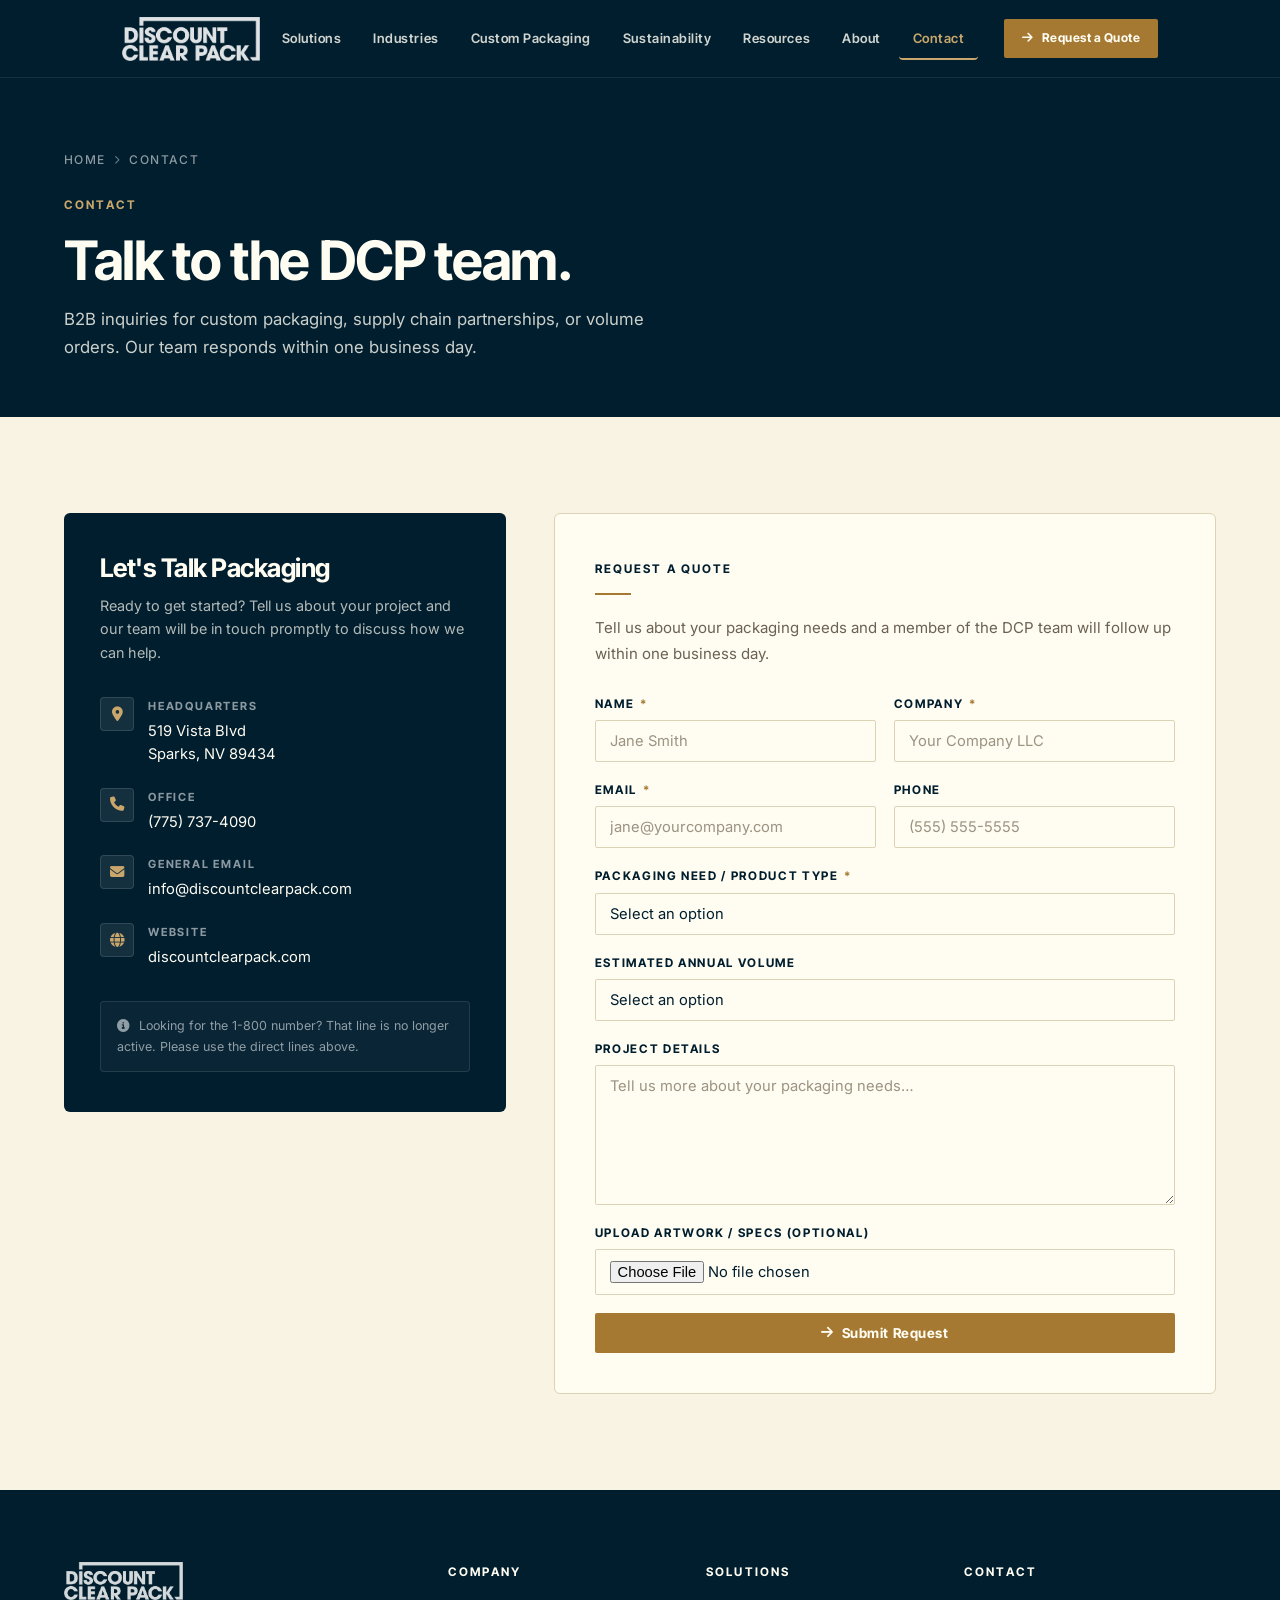
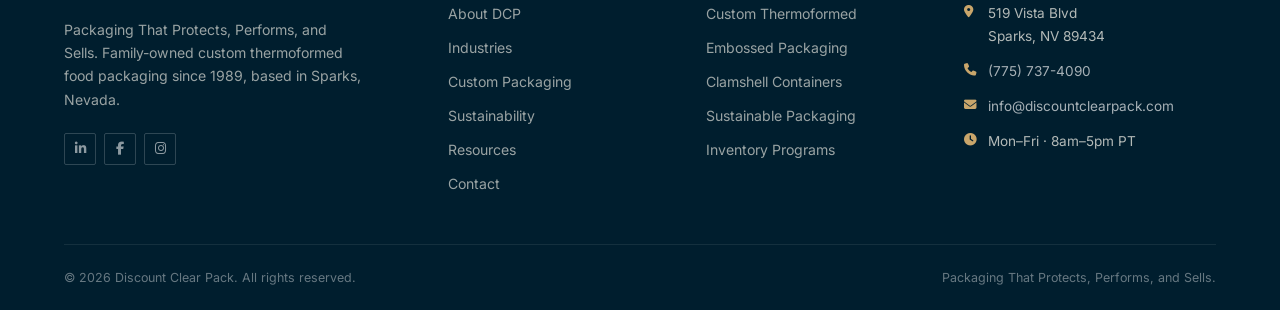
<file: contact.html>
<!DOCTYPE html>
<html lang="en">
<head>
<meta charset="UTF-8">
<meta name="viewport" content="width=device-width, initial-scale=1.0">
<title>Contact — Discount Clear Pack</title>
<meta name="description" content="Talk to the DCP team directly. B2B inquiries for custom packaging, supply chain partnerships, or volume orders. Based in Sparks, NV.">
<link rel="stylesheet" href="style.css">
<link rel="stylesheet" href="https://cdnjs.cloudflare.com/ajax/libs/font-awesome/6.5.0/css/all.min.css">
</head>
<body>

<!-- Navbar — dark navy, white logo, gold Request a Quote -->
<nav class="navbar navbar--dark" role="navigation" aria-label="Main navigation">
  <div class="container">
    <div class="navbar__inner">
      <a href="index.html" class="navbar__logo" aria-label="Discount Clear Pack Home">
        <img src="Logo/dcp-white.png" alt="Discount Clear Pack">
      </a>
      <div class="navbar__nav">
        <a href="products.html">Solutions</a>
        <a href="products.html#industries">Industries</a>
        <a href="custom-packaging.html">Custom Packaging</a>
        <a href="sustainability.html">Sustainability</a>
        <a href="blog.html">Resources</a>
        <a href="about.html">About</a>
        <a href="contact.html" class="active">Contact</a>
      </div>
      <div class="navbar__actions">
        <a href="contact.html" class="btn btn-gold btn-sm navbar__cta"><i class="fas fa-arrow-right"></i> Request a Quote</a>
      </div>
      <button class="navbar__hamburger" aria-label="Open menu" aria-expanded="false">
        <span></span><span></span><span></span>
      </button>
    </div>
  </div>
</nav>

<!-- Mobile Menu -->
<div class="mobile-menu" role="dialog" aria-label="Mobile navigation">
  <button class="mobile-menu__close" aria-label="Close menu"><i class="fas fa-times"></i></button>
  <div class="mobile-menu__inner">
    <nav>
      <a href="products.html">Solutions</a>
      <a href="products.html#industries">Industries</a>
      <a href="custom-packaging.html">Custom Packaging</a>
      <a href="sustainability.html">Sustainability</a>
      <a href="blog.html">Resources</a>
      <a href="about.html">About</a>
      <a href="contact.html">Contact</a>
    </nav>
    <div class="mobile-menu__footer">
      <div class="mobile-menu__phone-big"><i class="fas fa-phone"></i><a href="tel:7757374090" style="color:inherit;">(775) 737-4090</a></div>
      <p>519 Vista Blvd, Sparks NV 89434</p>
      <p>Mon–Fri · 8am–5pm PT</p>
    </div>
  </div>
</div>

<!-- Page Hero — navy dark variant with breadcrumb -->
<section class="page-hero page-hero--dark">
  <div class="container">
    <div class="page-hero__inner">
      <div class="page-hero__breadcrumb">
        <a href="index.html">Home</a>
        <i class="fas fa-chevron-right"></i>
        <span>Contact</span>
      </div>
      <span class="section-label">Contact</span>
      <h1 class="page-hero__title">Talk to the DCP team.</h1>
      <p class="page-hero__subtitle">B2B inquiries for custom packaging, supply chain partnerships, or volume orders. Our team responds within one business day.</p>
    </div>
  </div>
</section>

<!-- ════════════════════════════════════════
     CONTACT SPLIT — info card LEFT, form RIGHT
════════════════════════════════════════ -->
<section class="section bg-off-white">
  <div class="container">
    <div class="contact-grid">

      <!-- Left: Navy Info Card -->
      <div>
        <div class="contact-info-card">
          <h2 style="font-family:var(--font-h);font-size:1.6rem;font-weight:700;color:var(--paper);letter-spacing:-.02em;margin-bottom:10px;line-height:1.2;">Let's Talk Packaging</h2>
          <p style="font-size:.9rem;color:rgba(255,252,242,.70);line-height:1.65;margin-bottom:32px;">Ready to get started? Tell us about your project and our team will be in touch promptly to discuss how we can help.</p>
          <div class="contact-info__items">
            <div class="contact-info__item">
              <div class="contact-info__item-icon"><i class="fas fa-map-marker-alt"></i></div>
              <div>
                <div class="contact-info__item-label">Headquarters</div>
                <div class="contact-info__item-val">519 Vista Blvd<br>Sparks, NV 89434</div>
              </div>
            </div>
            <div class="contact-info__item">
              <div class="contact-info__item-icon"><i class="fas fa-phone"></i></div>
              <div>
                <div class="contact-info__item-label">Office</div>
                <div class="contact-info__item-val"><a href="tel:7757374090">(775) 737-4090</a></div>
              </div>
            </div>
            <div class="contact-info__item">
              <div class="contact-info__item-icon"><i class="fas fa-envelope"></i></div>
              <div>
                <div class="contact-info__item-label">General Email</div>
                <div class="contact-info__item-val"><a href="mailto:info@discountclearpack.com">info@discountclearpack.com</a></div>
              </div>
            </div>
            <div class="contact-info__item">
              <div class="contact-info__item-icon"><i class="fas fa-globe"></i></div>
              <div>
                <div class="contact-info__item-label">Website</div>
                <div class="contact-info__item-val">discountclearpack.com</div>
              </div>
            </div>
          </div>
          <div class="contact-info__note">
            <i class="fas fa-info-circle" style="color:rgba(255,255,255,.55);margin-right:6px;"></i>
            Looking for the 1-800 number? That line is no longer active. Please use the direct lines above.
          </div>
        </div>
      </div>

      <!-- Right: Quote Form -->
      <div>
        <div class="form-card">
          <span class="section-label ink">Request a Quote</span>
          <div class="section-divider" style="margin-bottom:20px;"></div>
          <p style="color:var(--muted);font-size:.94rem;margin-bottom:28px;line-height:1.7;">Tell us about your packaging needs and a member of the DCP team will follow up within one business day.</p>

          <div class="form-success" id="form-success">
            <i class="fas fa-check-circle"></i>
            <h3 style="font-size:1.1rem;font-weight:700;color:var(--ink);margin-bottom:8px;">Message Received</h3>
            <p>Thanks for reaching out. A member of the DCP team will follow up within one business day.</p>
          </div>

          <form id="contact-form" novalidate>
            <div class="form-row">
              <div class="form-group">
                <label class="form-label" for="full-name">Name <span class="req">*</span></label>
                <input class="form-input" type="text" id="full-name" name="full_name" placeholder="Jane Smith" required>
              </div>
              <div class="form-group">
                <label class="form-label" for="company-name">Company <span class="req">*</span></label>
                <input class="form-input" type="text" id="company-name" name="company_name" placeholder="Your Company LLC" required>
              </div>
            </div>
            <div class="form-row">
              <div class="form-group">
                <label class="form-label" for="email">Email <span class="req">*</span></label>
                <input class="form-input" type="email" id="email" name="email" placeholder="jane@yourcompany.com" required>
              </div>
              <div class="form-group">
                <label class="form-label" for="phone">Phone</label>
                <input class="form-input" type="tel" id="phone" name="phone" placeholder="(555) 555-5555">
              </div>
            </div>
            <div class="form-group">
              <label class="form-label" for="packaging-need">Packaging Need / Product Type <span class="req">*</span></label>
              <select class="form-select" id="packaging-need" name="packaging_need" required>
                <option value="">Select an option</option>
                <option>Bakery Packaging</option>
                <option>Produce Packaging</option>
                <option>Protein Packaging</option>
                <option>Prepared Foods</option>
                <option>Clamshell Containers</option>
                <option>Custom Thermoformed</option>
                <option>Embossed Packaging</option>
                <option>Sustainable Packaging</option>
                <option>Multiple / Not Sure</option>
                <option>Other</option>
              </select>
            </div>
            <div class="form-group">
              <label class="form-label" for="annual-volume">Estimated Annual Volume</label>
              <select class="form-select" id="annual-volume" name="annual_volume">
                <option value="">Select an option</option>
                <option>Under 10,000 units</option>
                <option>10,000 – 50,000 units</option>
                <option>50,000 – 250,000 units</option>
                <option>250,000 – 1 million units</option>
                <option>1 million+ units</option>
                <option>Not sure yet</option>
              </select>
            </div>
            <div class="form-group">
              <label class="form-label" for="message">Project Details</label>
              <textarea class="form-textarea" id="message" name="message" placeholder="Tell us more about your packaging needs…"></textarea>
            </div>
            <div class="form-group">
              <label class="form-label" for="artwork">Upload Artwork / Specs (Optional)</label>
              <input class="form-input" type="file" id="artwork" name="artwork" accept=".pdf,.ai,.eps,.png,.jpg,.jpeg,.zip">
            </div>
            <button type="submit" class="btn btn-gold" style="width:100%;justify-content:center;">
              <i class="fas fa-arrow-right"></i> Submit Request
            </button>
          </form>
        </div>
      </div>

    </div>
  </div>
</section>

<!-- Footer -->
<footer class="footer" role="contentinfo">
  <div class="container">
    <div class="footer__grid">
      <div>
        <div class="footer__logo"><img src="Logo/dcp-white.png" alt="Discount Clear Pack"></div>
        <p class="footer__tagline">Packaging That Protects, Performs, and Sells. Family-owned custom thermoformed food packaging since 1989, based in Sparks, Nevada.</p>
        <div class="footer__social">
          <a href="#" aria-label="LinkedIn"><i class="fab fa-linkedin-in"></i></a>
          <a href="#" aria-label="Facebook"><i class="fab fa-facebook-f"></i></a>
          <a href="#" aria-label="Instagram"><i class="fab fa-instagram"></i></a>
        </div>
      </div>
      <div>
        <div class="footer__col-title">Company</div>
        <div class="footer__col-links">
          <a href="about.html">About DCP</a>
          <a href="products.html#industries">Industries</a>
          <a href="custom-packaging.html">Custom Packaging</a>
          <a href="sustainability.html">Sustainability</a>
          <a href="blog.html">Resources</a>
          <a href="contact.html">Contact</a>
        </div>
      </div>
      <div>
        <div class="footer__col-title">Solutions</div>
        <div class="footer__col-links">
          <a href="custom-packaging.html">Custom Thermoformed</a>
          <a href="custom-packaging.html">Embossed Packaging</a>
          <a href="products.html#clamshells">Clamshell Containers</a>
          <a href="sustainability.html">Sustainable Packaging</a>
          <a href="logistics.html">Inventory Programs</a>
        </div>
      </div>
      <div>
        <div class="footer__col-title">Contact</div>
        <div class="footer__contact-item"><i class="fas fa-map-marker-alt"></i><span>519 Vista Blvd<br>Sparks, NV 89434</span></div>
        <div class="footer__contact-item"><i class="fas fa-phone"></i><a href="tel:7757374090">(775) 737-4090</a></div>
        <div class="footer__contact-item"><i class="fas fa-envelope"></i><a href="mailto:info@discountclearpack.com">info@discountclearpack.com</a></div>
        <div class="footer__contact-item"><i class="fas fa-clock"></i><span>Mon–Fri · 8am–5pm PT</span></div>
      </div>
    </div>
    <div class="footer__bottom">
      <span>&copy; 2026 Discount Clear Pack. All rights reserved.</span>
      <span>Packaging That Protects, Performs, and Sells.</span>
    </div>
  </div>
</footer>

<script src="script.js"></script>
</body>
</html>
</file>
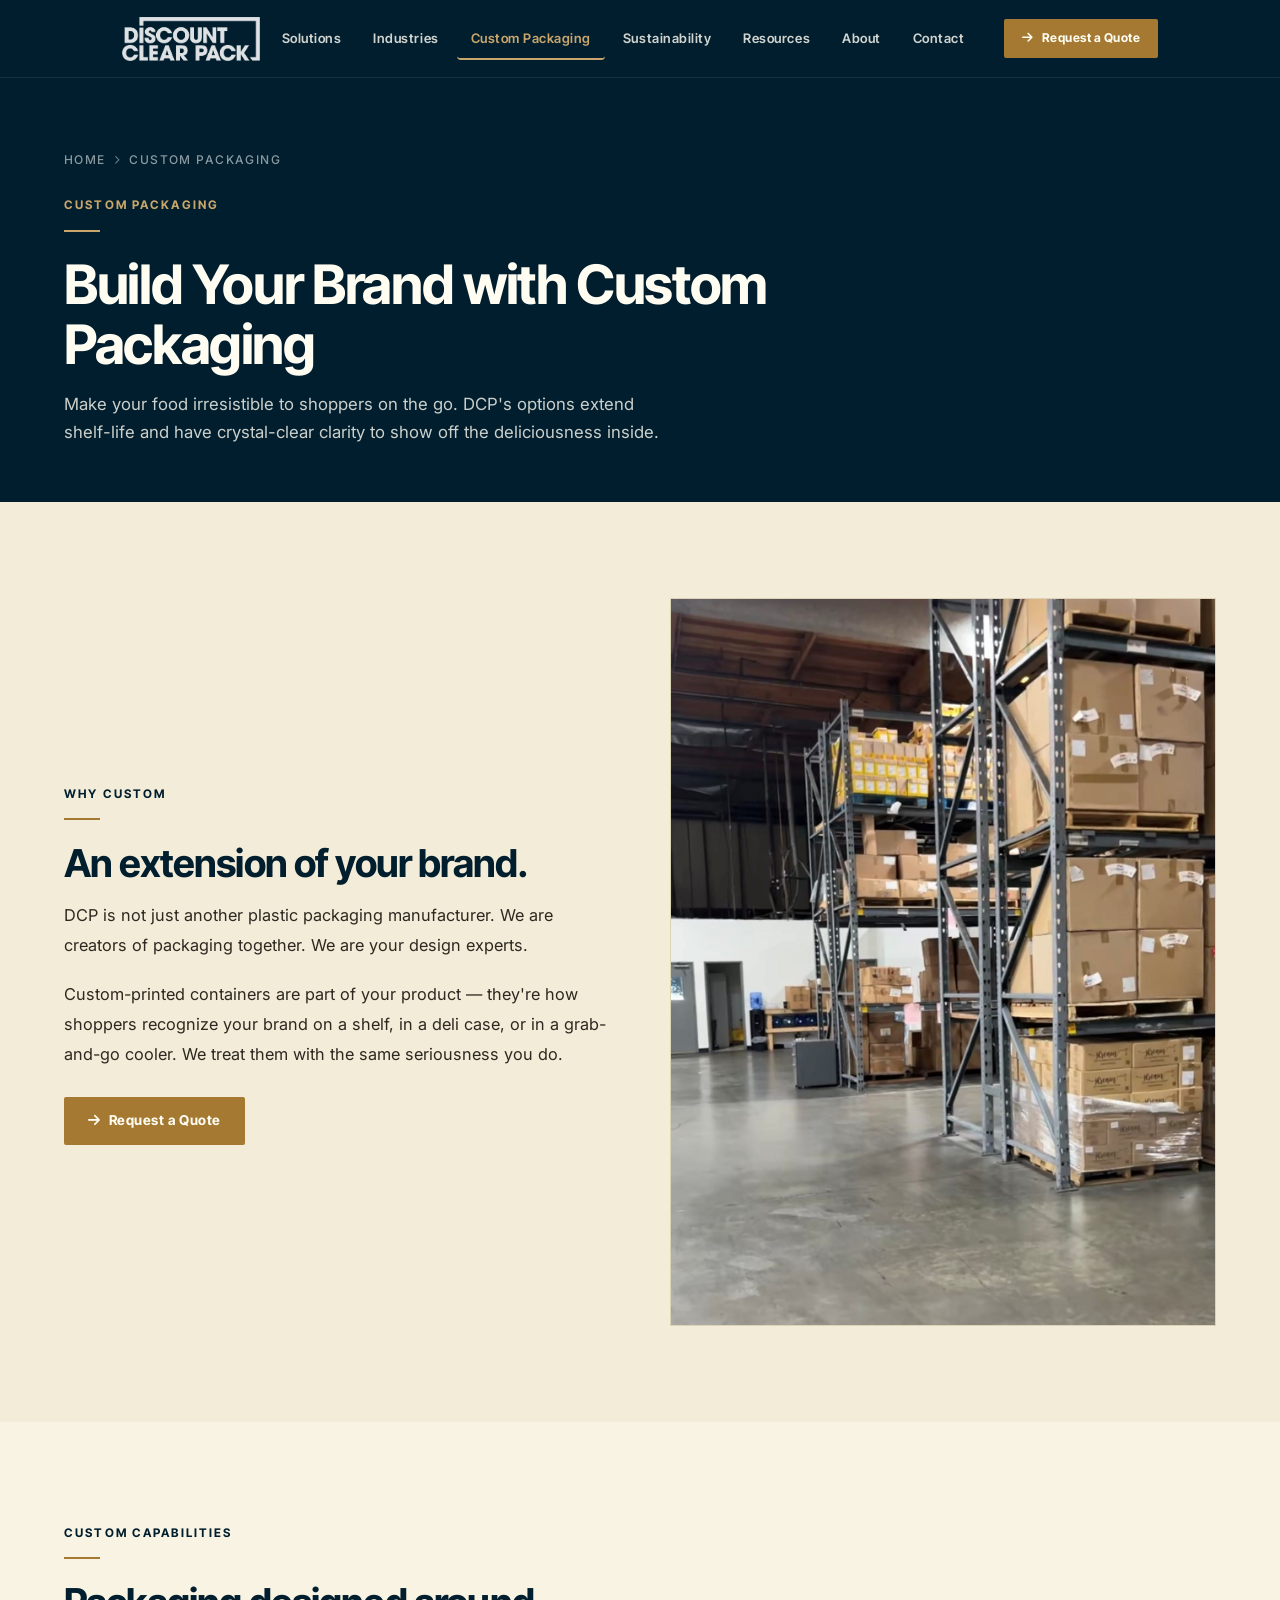
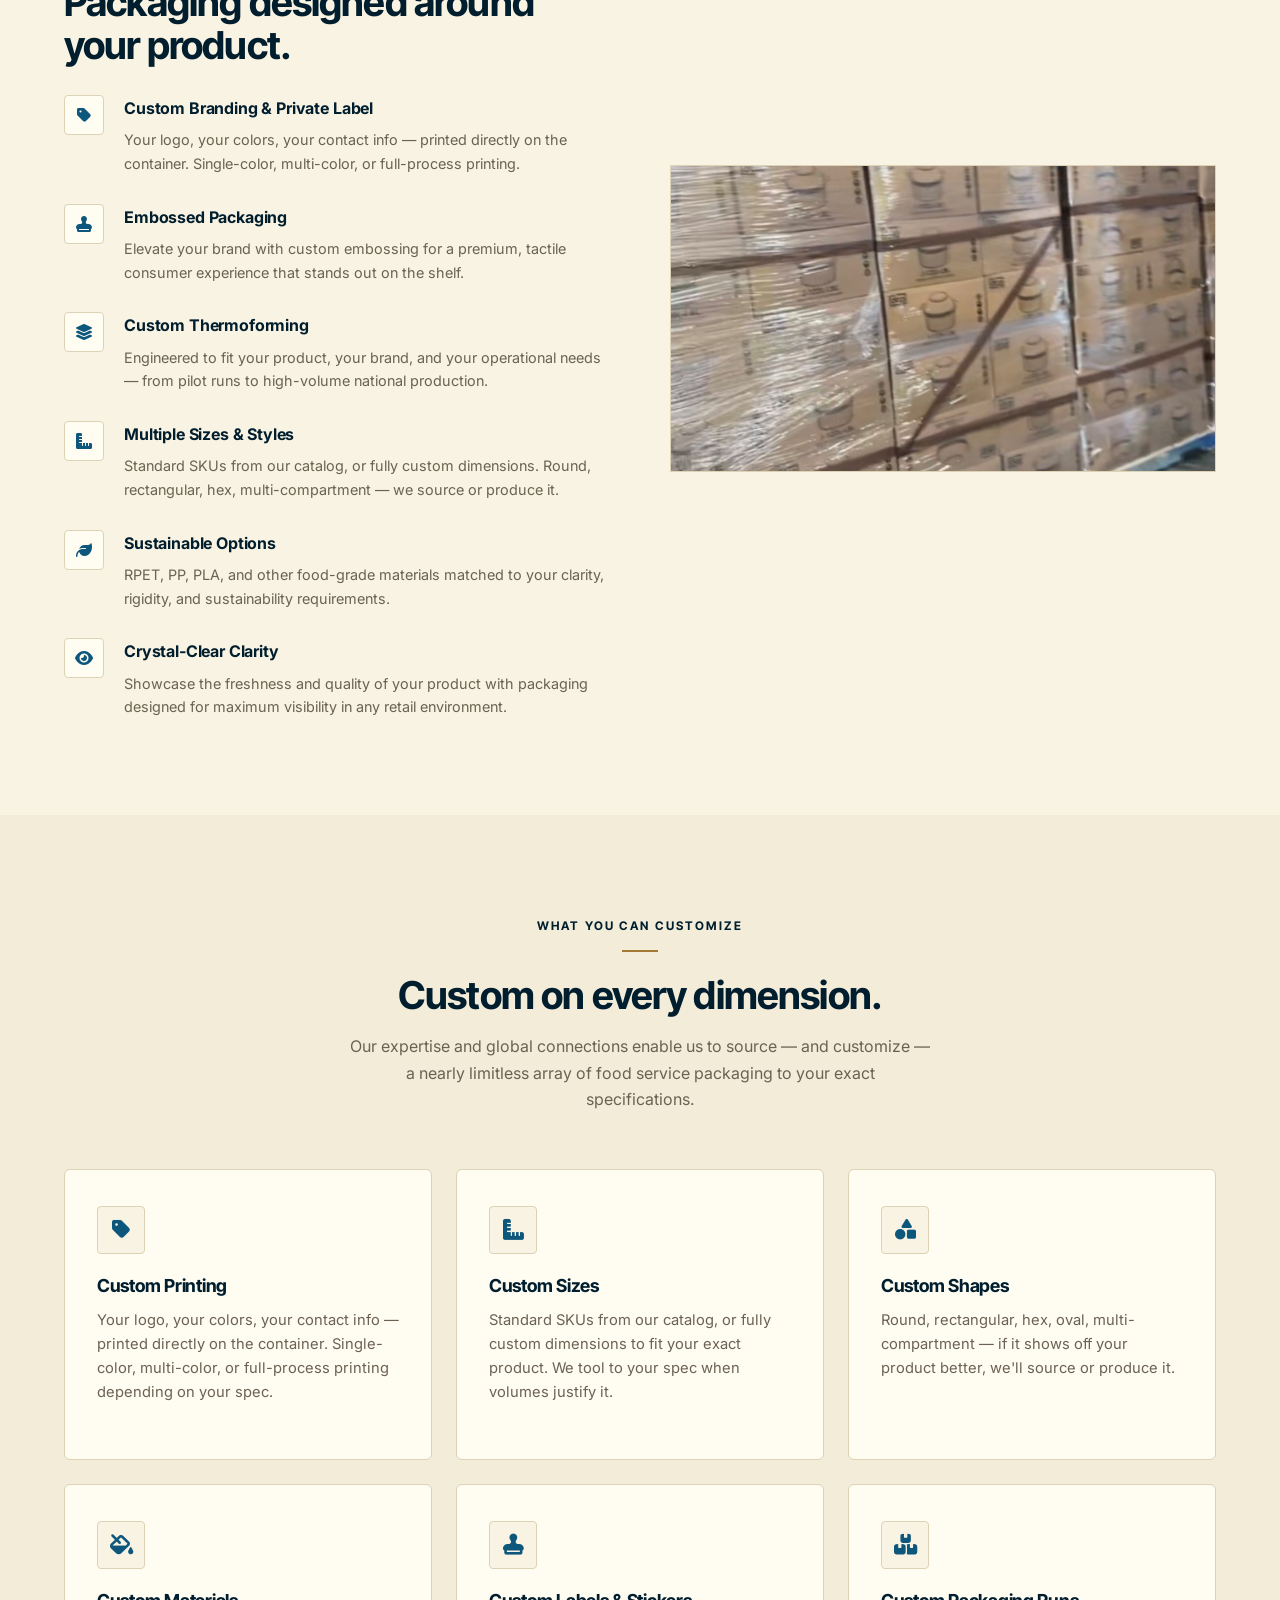
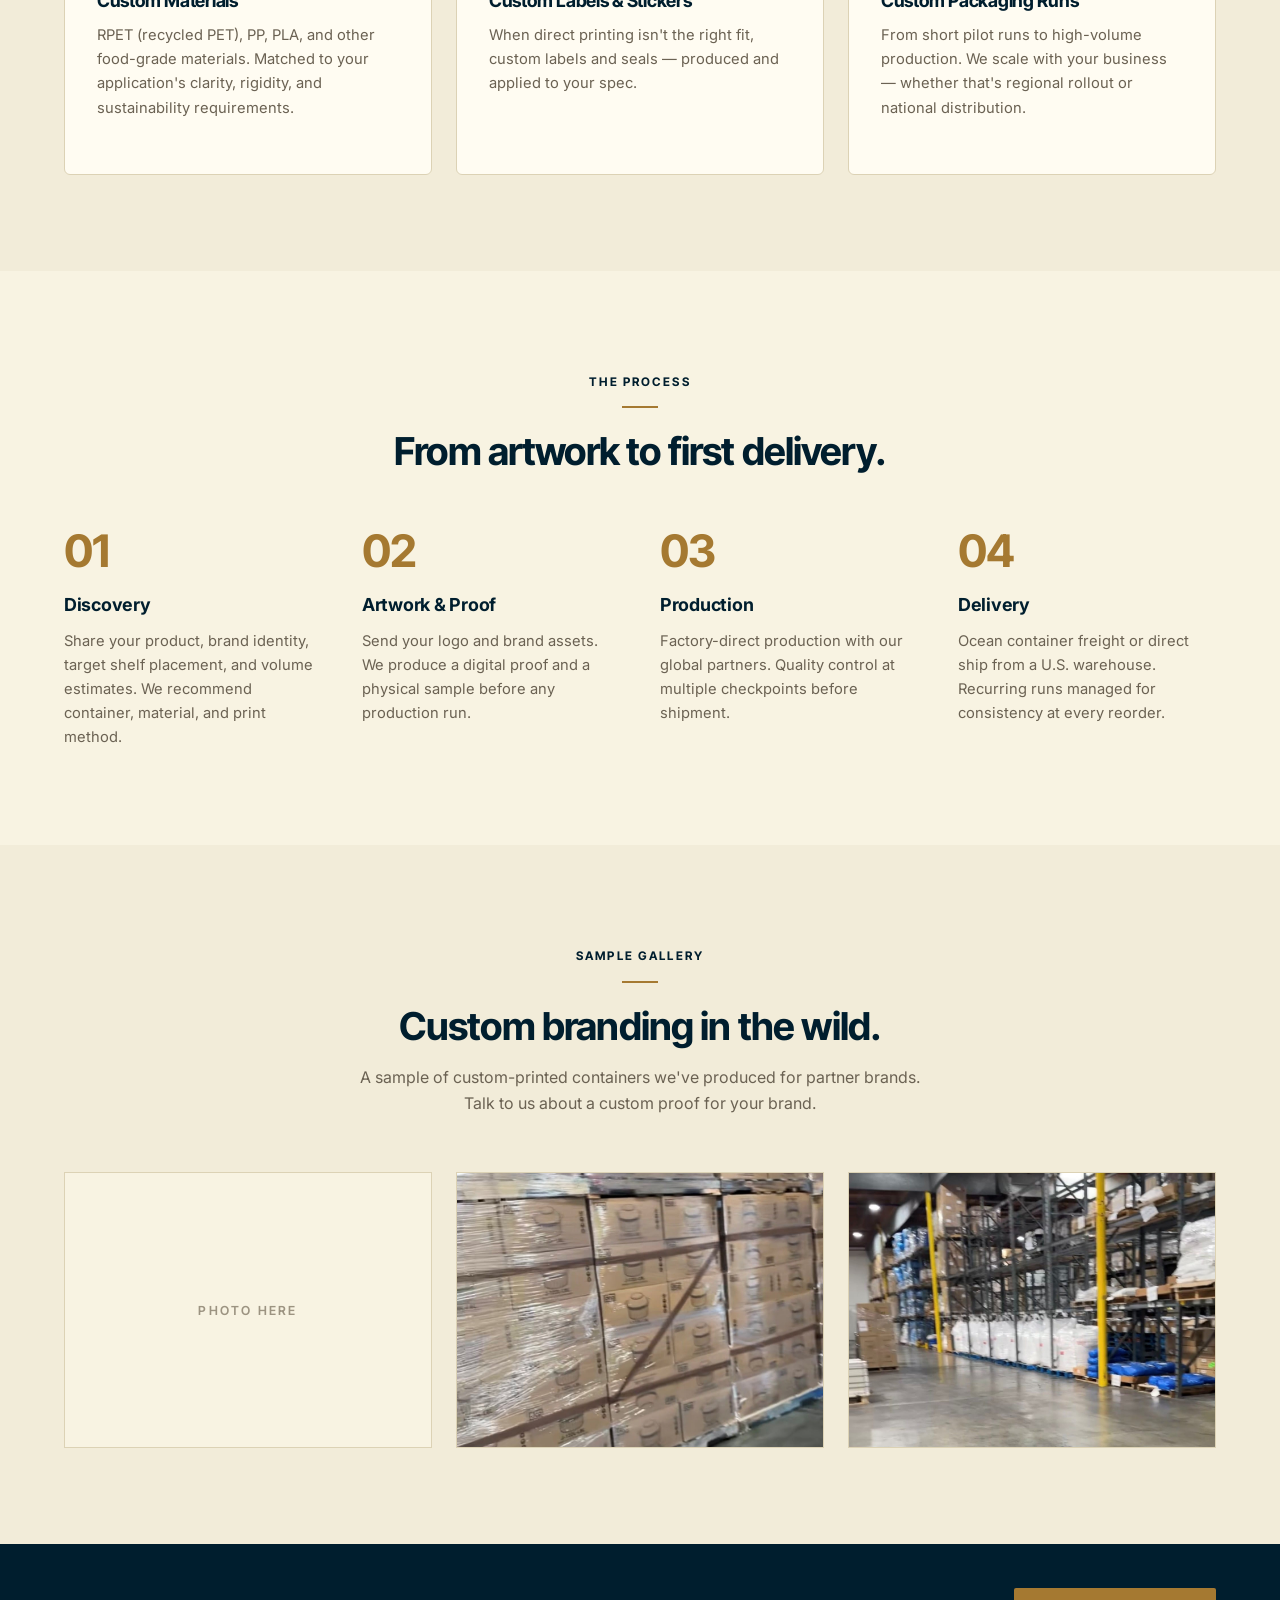
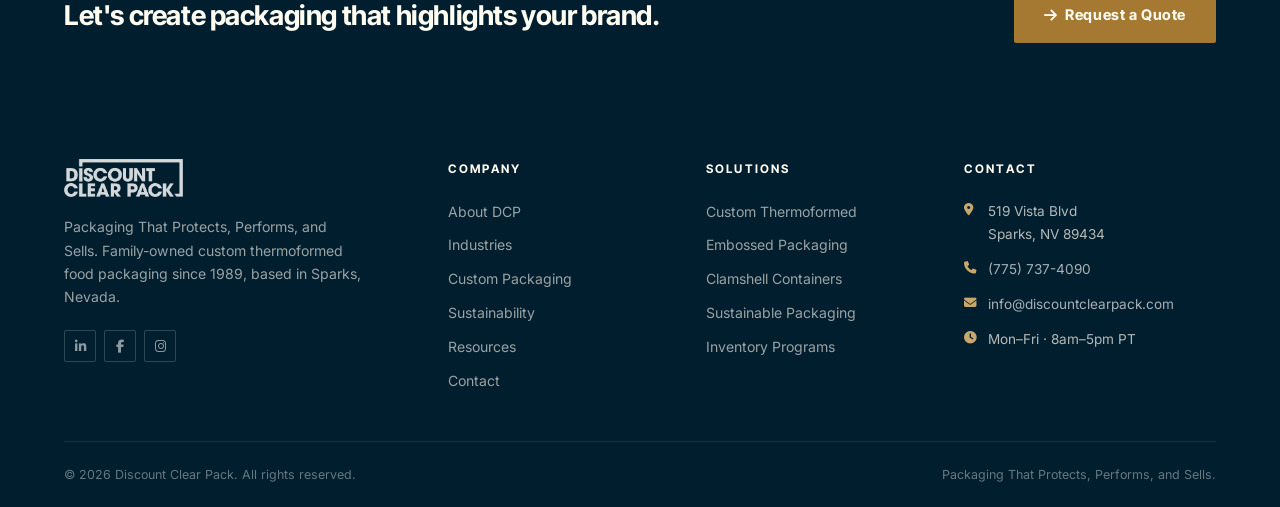
<file: custom-packaging.html>
<!DOCTYPE html>
<html lang="en">
<head>
<meta charset="UTF-8">
<meta name="viewport" content="width=device-width, initial-scale=1.0">
<title>Custom Packaging — Discount Clear Pack</title>
<meta name="description" content="Build your brand with custom packaging. DCP's options extend shelf-life and have crystal-clear clarity to show off the deliciousness inside.">
<link rel="stylesheet" href="style.css">
<link rel="stylesheet" href="https://cdnjs.cloudflare.com/ajax/libs/font-awesome/6.5.0/css/all.min.css">
</head>
<body>

<!-- Navbar — dark navy, white logo, gold Request a Quote -->
<nav class="navbar navbar--dark" role="navigation" aria-label="Main navigation">
  <div class="container">
    <div class="navbar__inner">
      <a href="index.html" class="navbar__logo" aria-label="Discount Clear Pack Home">
        <img src="Logo/dcp-white.png" alt="Discount Clear Pack">
      </a>
      <div class="navbar__nav">
        <a href="products.html">Solutions</a>
        <a href="products.html#industries">Industries</a>
        <a href="custom-packaging.html" class="active">Custom Packaging</a>
        <a href="sustainability.html">Sustainability</a>
        <a href="blog.html">Resources</a>
        <a href="about.html">About</a>
        <a href="contact.html">Contact</a>
      </div>
      <div class="navbar__actions">
        <a href="contact.html" class="btn btn-gold btn-sm navbar__cta"><i class="fas fa-arrow-right"></i> Request a Quote</a>
      </div>
      <button class="navbar__hamburger" aria-label="Open menu" aria-expanded="false">
        <span></span><span></span><span></span>
      </button>
    </div>
  </div>
</nav>

<!-- Mobile Menu -->
<div class="mobile-menu" role="dialog" aria-label="Mobile navigation">
  <button class="mobile-menu__close" aria-label="Close menu"><i class="fas fa-times"></i></button>
  <div class="mobile-menu__inner">
    <nav>
      <a href="products.html">Solutions</a>
      <a href="products.html#industries">Industries</a>
      <a href="custom-packaging.html">Custom Packaging</a>
      <a href="sustainability.html">Sustainability</a>
      <a href="blog.html">Resources</a>
      <a href="about.html">About</a>
      <a href="contact.html">Contact</a>
    </nav>
    <div class="mobile-menu__footer">
      <div class="mobile-menu__phone-big"><i class="fas fa-phone"></i><a href="tel:7757374090" style="color:inherit;">(775) 737-4090</a></div>
      <p>519 Vista Blvd, Sparks NV 89434</p>
      <p>Mon–Fri · 8am–5pm PT</p>
    </div>
  </div>
</div>

<!-- ════════════════════════════════════════
     PAGE HERO — navy, breadcrumb
════════════════════════════════════════ -->
<section class="page-hero page-hero--dark" aria-label="Page hero">
  <div class="container">
    <div class="page-hero__inner">
      <div class="page-hero__breadcrumb">
        <a href="index.html">Home</a>
        <i class="fas fa-chevron-right"></i>
        <span>Custom Packaging</span>
      </div>
      <span class="section-label">Custom Packaging</span>
      <div class="section-divider"></div>
      <h1 class="page-hero__title">Build Your Brand with Custom Packaging</h1>
      <p class="page-hero__subtitle">Make your food irresistible to shoppers on the go. DCP's options extend shelf-life and have crystal-clear clarity to show off the deliciousness inside.</p>
    </div>
  </div>
</section>

<!-- ════════════════════════════════════════
     WHY CUSTOM — 2-col text + photo
════════════════════════════════════════ -->
<section class="section">
  <div class="container">
    <div class="grid-2-col" style="gap:60px;align-items:center;">
      <div class="reveal">
        <span class="section-label ink">Why Custom</span>
        <div class="section-divider"></div>
        <h2 class="section-title">An extension of your brand.</h2>
        <p style="color:var(--body-text);font-size:1.02rem;line-height:1.82;margin-bottom:20px;">DCP is not just another plastic packaging manufacturer. We are creators of packaging together. We are your design experts.</p>
        <p style="color:var(--body-text);font-size:1.02rem;line-height:1.82;margin-bottom:28px;">Custom-printed containers are part of your product — they're how shoppers recognize your brand on a shelf, in a deli case, or in a grab-and-go cooler. We treat them with the same seriousness you do.</p>
        <a href="contact.html" class="btn btn-gold"><i class="fas fa-arrow-right"></i> Request a Quote</a>
      </div>
      <div class="reveal reveal-delay-1">
        <img src="images/warehouse-aisle.jpg" alt="Discount Clear Pack warehouse aisle stocked with custom packaging inventory" class="photo photo--portrait" loading="lazy">
      </div>
    </div>
  </div>
</section>

<!-- ════════════════════════════════════════
     CAPABILITIES — 2-col: feature list + photo
════════════════════════════════════════ -->
<section class="section bg-off-white">
  <div class="container">
    <div class="grid-2-col" style="gap:60px;align-items:center;">
      <div class="reveal">
        <span class="section-label ink">Custom Capabilities</span>
        <div class="section-divider"></div>
        <h2 class="section-title" style="margin-bottom:28px;">Packaging designed around your product.</h2>
        <div class="feature-list">
          <div class="feature-item">
            <div class="feature-item__icon"><i class="fas fa-tag"></i></div>
            <div>
              <div class="feature-item__title">Custom Branding &amp; Private Label</div>
              <div class="feature-item__desc">Your logo, your colors, your contact info — printed directly on the container. Single-color, multi-color, or full-process printing.</div>
            </div>
          </div>
          <div class="feature-item">
            <div class="feature-item__icon"><i class="fas fa-stamp"></i></div>
            <div>
              <div class="feature-item__title">Embossed Packaging</div>
              <div class="feature-item__desc">Elevate your brand with custom embossing for a premium, tactile consumer experience that stands out on the shelf.</div>
            </div>
          </div>
          <div class="feature-item">
            <div class="feature-item__icon"><i class="fas fa-layer-group"></i></div>
            <div>
              <div class="feature-item__title">Custom Thermoforming</div>
              <div class="feature-item__desc">Engineered to fit your product, your brand, and your operational needs — from pilot runs to high-volume national production.</div>
            </div>
          </div>
          <div class="feature-item">
            <div class="feature-item__icon"><i class="fas fa-ruler-combined"></i></div>
            <div>
              <div class="feature-item__title">Multiple Sizes &amp; Styles</div>
              <div class="feature-item__desc">Standard SKUs from our catalog, or fully custom dimensions. Round, rectangular, hex, multi-compartment — we source or produce it.</div>
            </div>
          </div>
          <div class="feature-item">
            <div class="feature-item__icon"><i class="fas fa-leaf"></i></div>
            <div>
              <div class="feature-item__title">Sustainable Options</div>
              <div class="feature-item__desc">RPET, PP, PLA, and other food-grade materials matched to your clarity, rigidity, and sustainability requirements.</div>
            </div>
          </div>
          <div class="feature-item">
            <div class="feature-item__icon"><i class="fas fa-eye"></i></div>
            <div>
              <div class="feature-item__title">Crystal-Clear Clarity</div>
              <div class="feature-item__desc">Showcase the freshness and quality of your product with packaging designed for maximum visibility in any retail environment.</div>
            </div>
          </div>
        </div>
      </div>
      <div class="reveal reveal-delay-1">
        <img src="images/product-pallets.jpg" alt="Pallets of custom clear clamshell containers ready for fulfillment" class="photo photo--16x9" loading="lazy">
      </div>
    </div>
  </div>
</section>

<!-- ════════════════════════════════════════
     WHAT YOU CAN CUSTOMIZE — 3-col cards
════════════════════════════════════════ -->
<section class="section">
  <div class="container">
    <div class="section-header centered reveal" style="max-width:720px;margin-left:auto;margin-right:auto;">
      <span class="section-label ink">What You Can Customize</span>
      <div class="section-divider c"></div>
      <h2 class="section-title">Custom on every dimension.</h2>
      <p class="section-subtitle" style="margin-left:auto;margin-right:auto;">Our expertise and global connections enable us to source — and customize — a nearly limitless array of food service packaging to your exact specifications.</p>
    </div>
    <div class="grid-3 reveal">
      <div class="card">
        <div class="card__icon"><i class="fas fa-tag"></i></div>
        <h3 class="card__title">Custom Printing</h3>
        <p class="card__desc">Your logo, your colors, your contact info — printed directly on the container. Single-color, multi-color, or full-process printing depending on your spec.</p>
      </div>
      <div class="card">
        <div class="card__icon"><i class="fas fa-ruler-combined"></i></div>
        <h3 class="card__title">Custom Sizes</h3>
        <p class="card__desc">Standard SKUs from our catalog, or fully custom dimensions to fit your exact product. We tool to your spec when volumes justify it.</p>
      </div>
      <div class="card">
        <div class="card__icon"><i class="fas fa-shapes"></i></div>
        <h3 class="card__title">Custom Shapes</h3>
        <p class="card__desc">Round, rectangular, hex, oval, multi-compartment — if it shows off your product better, we'll source or produce it.</p>
      </div>
      <div class="card reveal-delay-1">
        <div class="card__icon"><i class="fas fa-fill-drip"></i></div>
        <h3 class="card__title">Custom Materials</h3>
        <p class="card__desc">RPET (recycled PET), PP, PLA, and other food-grade materials. Matched to your application's clarity, rigidity, and sustainability requirements.</p>
      </div>
      <div class="card reveal-delay-1">
        <div class="card__icon"><i class="fas fa-stamp"></i></div>
        <h3 class="card__title">Custom Labels &amp; Stickers</h3>
        <p class="card__desc">When direct printing isn't the right fit, custom labels and seals — produced and applied to your spec.</p>
      </div>
      <div class="card reveal-delay-1">
        <div class="card__icon"><i class="fas fa-boxes-stacked"></i></div>
        <h3 class="card__title">Custom Packaging Runs</h3>
        <p class="card__desc">From short pilot runs to high-volume production. We scale with your business — whether that's regional rollout or national distribution.</p>
      </div>
    </div>
  </div>
</section>

<!-- ════════════════════════════════════════
     THE PROCESS — steps grid (4-col)
════════════════════════════════════════ -->
<section class="section bg-off-white">
  <div class="container">
    <div class="section-header centered reveal">
      <span class="section-label ink">The Process</span>
      <div class="section-divider c"></div>
      <h2 class="section-title">From artwork to first delivery.</h2>
    </div>
    <div class="steps-grid reveal" style="grid-template-columns:repeat(4,1fr);">
      <div class="step-card">
        <div class="step-card__num">01</div>
        <div class="step-card__title">Discovery</div>
        <div class="step-card__desc">Share your product, brand identity, target shelf placement, and volume estimates. We recommend container, material, and print method.</div>
      </div>
      <div class="step-card">
        <div class="step-card__num">02</div>
        <div class="step-card__title">Artwork &amp; Proof</div>
        <div class="step-card__desc">Send your logo and brand assets. We produce a digital proof and a physical sample before any production run.</div>
      </div>
      <div class="step-card">
        <div class="step-card__num">03</div>
        <div class="step-card__title">Production</div>
        <div class="step-card__desc">Factory-direct production with our global partners. Quality control at multiple checkpoints before shipment.</div>
      </div>
      <div class="step-card">
        <div class="step-card__num">04</div>
        <div class="step-card__title">Delivery</div>
        <div class="step-card__desc">Ocean container freight or direct ship from a U.S. warehouse. Recurring runs managed for consistency at every reorder.</div>
      </div>
    </div>
  </div>
</section>

<!-- ════════════════════════════════════════
     SAMPLE GALLERY
════════════════════════════════════════ -->
<section class="section">
  <div class="container">
    <div class="section-header centered reveal">
      <span class="section-label ink">Sample Gallery</span>
      <div class="section-divider c"></div>
      <h2 class="section-title">Custom branding in the wild.</h2>
      <p class="section-subtitle" style="margin-left:auto;margin-right:auto;">A sample of custom-printed containers we've produced for partner brands. Talk to us about a custom proof for your brand.</p>
    </div>
    <div class="grid-3 reveal">
      <div class="photo-placeholder"></div>
      <img src="images/product-pallets.jpg" alt="Pallets of custom clear clamshell containers ready for fulfillment" class="photo photo--4x3" loading="lazy">
      <img src="images/warehouse-wide.jpg" alt="Wide view of the Discount Clear Pack warehouse and distribution operation" class="photo photo--4x3" loading="lazy">
    </div>
  </div>
</section>

<!-- ════════════════════════════════════════
     CTA SPLIT BAND — navy, gold button
════════════════════════════════════════ -->
<section class="cta-split">
  <div class="container">
    <div class="cta-split__inner reveal">
      <div class="cta-split__text">Let's create packaging that highlights your brand.</div>
      <a href="contact.html" class="btn btn-gold btn-lg"><i class="fas fa-arrow-right"></i> Request a Quote</a>
    </div>
  </div>
</section>

<!-- Footer -->
<footer class="footer" role="contentinfo">
  <div class="container">
    <div class="footer__grid">
      <div>
        <div class="footer__logo"><img src="Logo/dcp-white.png" alt="Discount Clear Pack"></div>
        <p class="footer__tagline">Packaging That Protects, Performs, and Sells. Family-owned custom thermoformed food packaging since 1989, based in Sparks, Nevada.</p>
        <div class="footer__social">
          <a href="#" aria-label="LinkedIn"><i class="fab fa-linkedin-in"></i></a>
          <a href="#" aria-label="Facebook"><i class="fab fa-facebook-f"></i></a>
          <a href="#" aria-label="Instagram"><i class="fab fa-instagram"></i></a>
        </div>
      </div>
      <div>
        <div class="footer__col-title">Company</div>
        <div class="footer__col-links">
          <a href="about.html">About DCP</a>
          <a href="products.html#industries">Industries</a>
          <a href="custom-packaging.html">Custom Packaging</a>
          <a href="sustainability.html">Sustainability</a>
          <a href="blog.html">Resources</a>
          <a href="contact.html">Contact</a>
        </div>
      </div>
      <div>
        <div class="footer__col-title">Solutions</div>
        <div class="footer__col-links">
          <a href="custom-packaging.html">Custom Thermoformed</a>
          <a href="custom-packaging.html">Embossed Packaging</a>
          <a href="products.html#clamshells">Clamshell Containers</a>
          <a href="sustainability.html">Sustainable Packaging</a>
          <a href="logistics.html">Inventory Programs</a>
        </div>
      </div>
      <div>
        <div class="footer__col-title">Contact</div>
        <div class="footer__contact-item"><i class="fas fa-map-marker-alt"></i><span>519 Vista Blvd<br>Sparks, NV 89434</span></div>
        <div class="footer__contact-item"><i class="fas fa-phone"></i><a href="tel:7757374090">(775) 737-4090</a></div>
        <div class="footer__contact-item"><i class="fas fa-envelope"></i><a href="mailto:info@discountclearpack.com">info@discountclearpack.com</a></div>
        <div class="footer__contact-item"><i class="fas fa-clock"></i><span>Mon–Fri · 8am–5pm PT</span></div>
      </div>
    </div>
    <div class="footer__bottom">
      <span>&copy; 2026 Discount Clear Pack. All rights reserved.</span>
      <span>Packaging That Protects, Performs, and Sells.</span>
    </div>
  </div>
</footer>

<script src="script.js"></script>
</body>
</html>
</file>
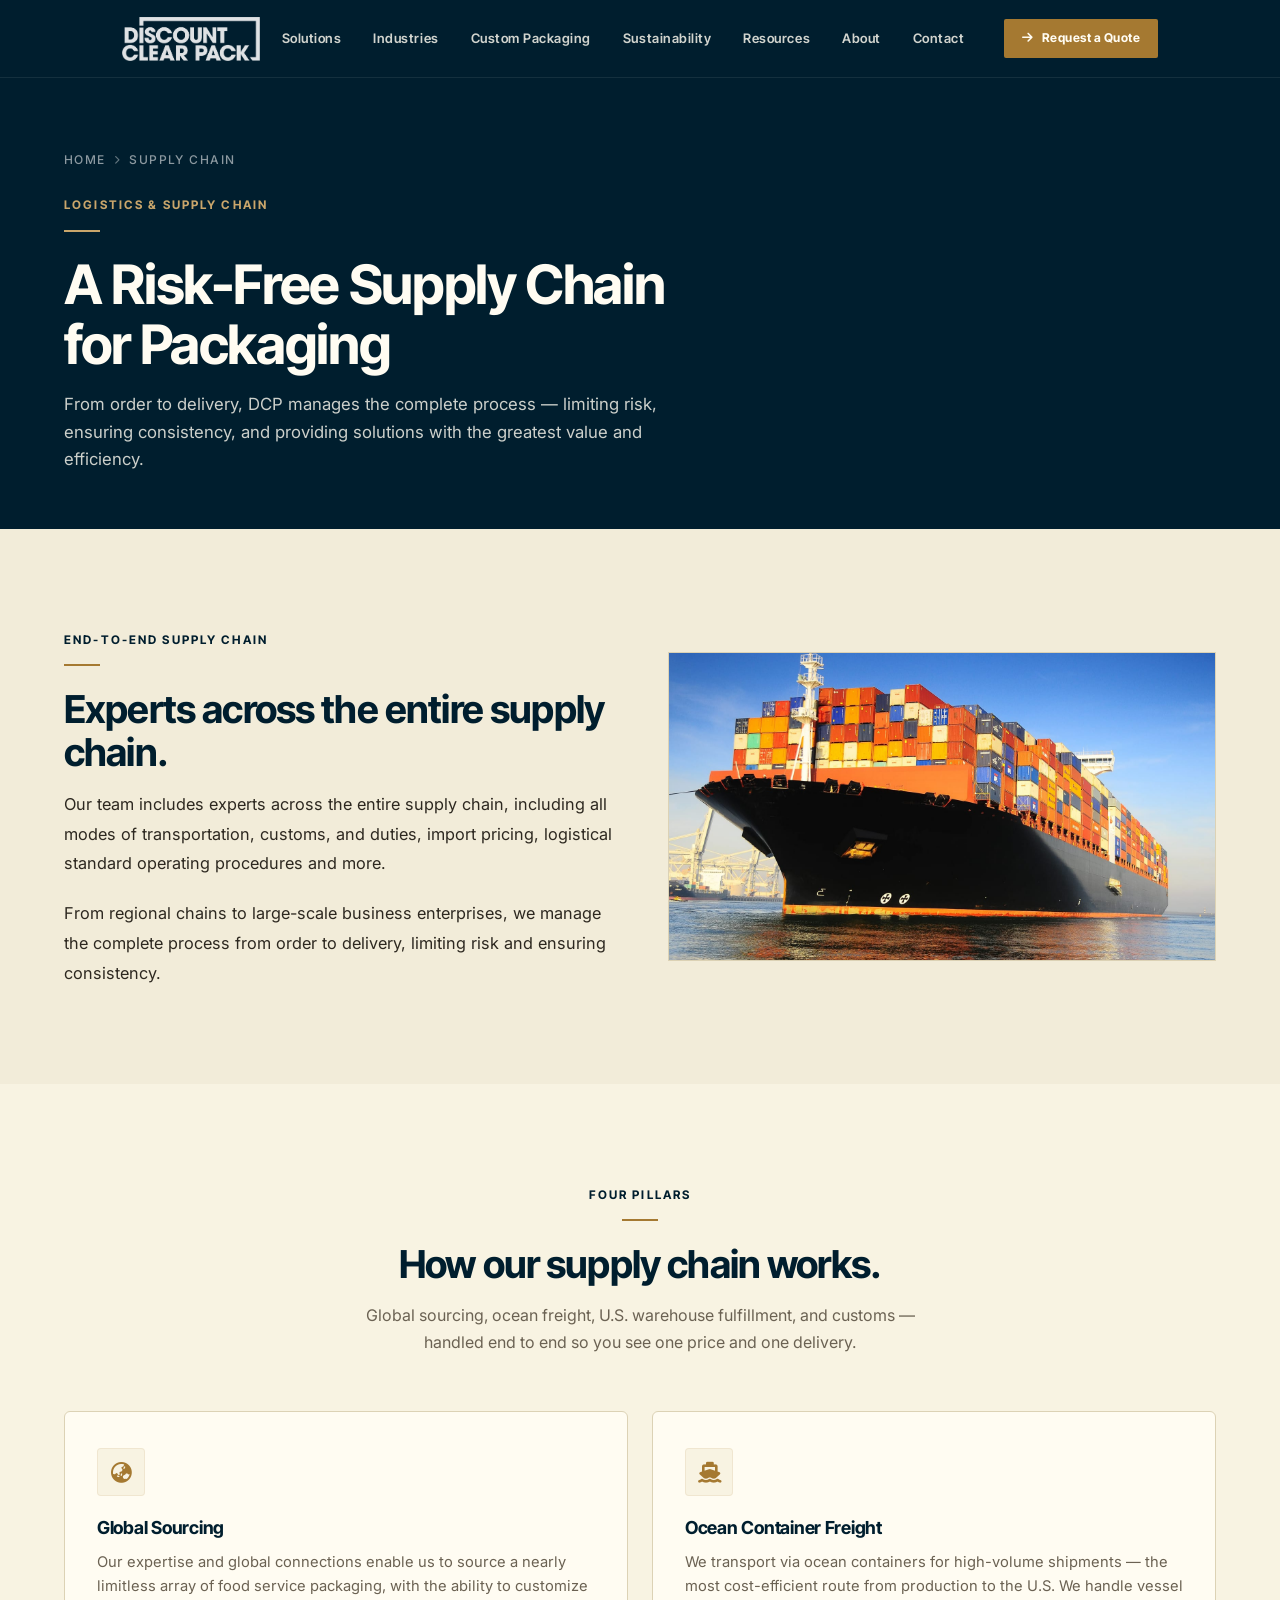
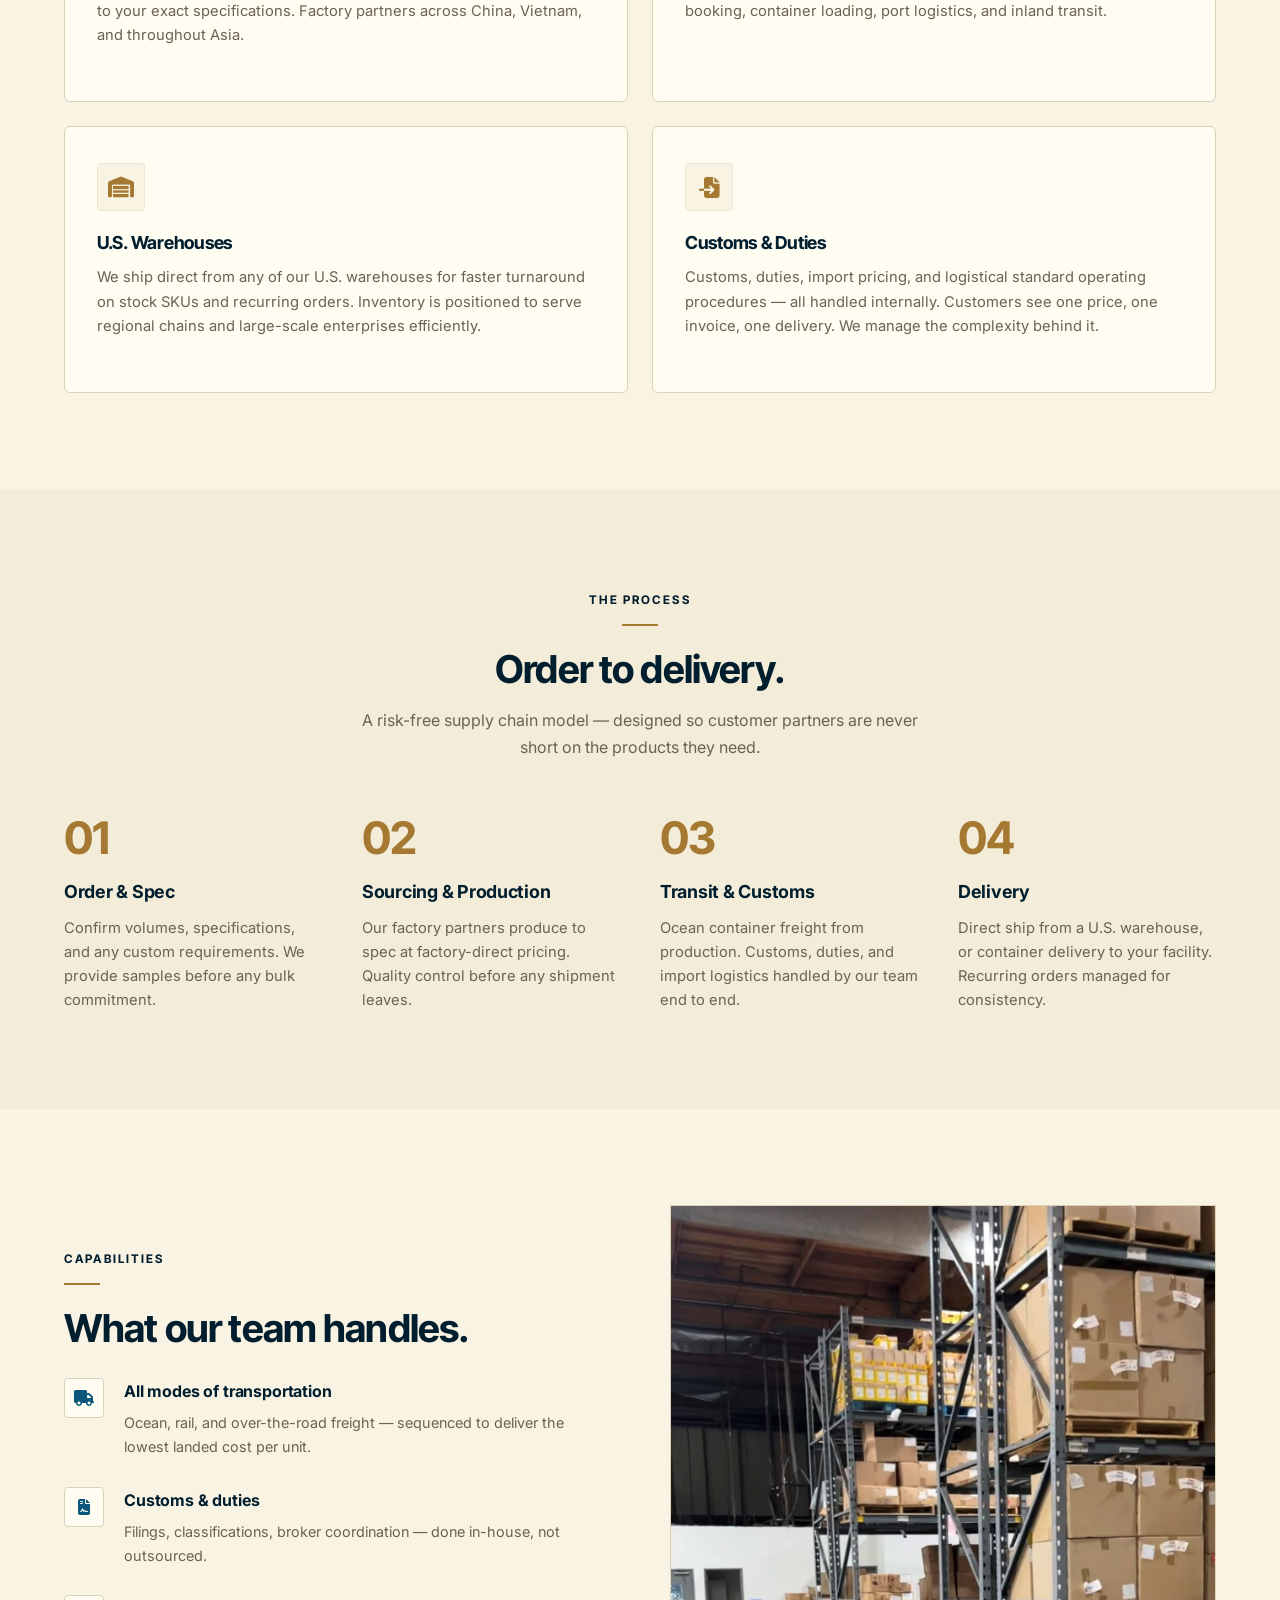
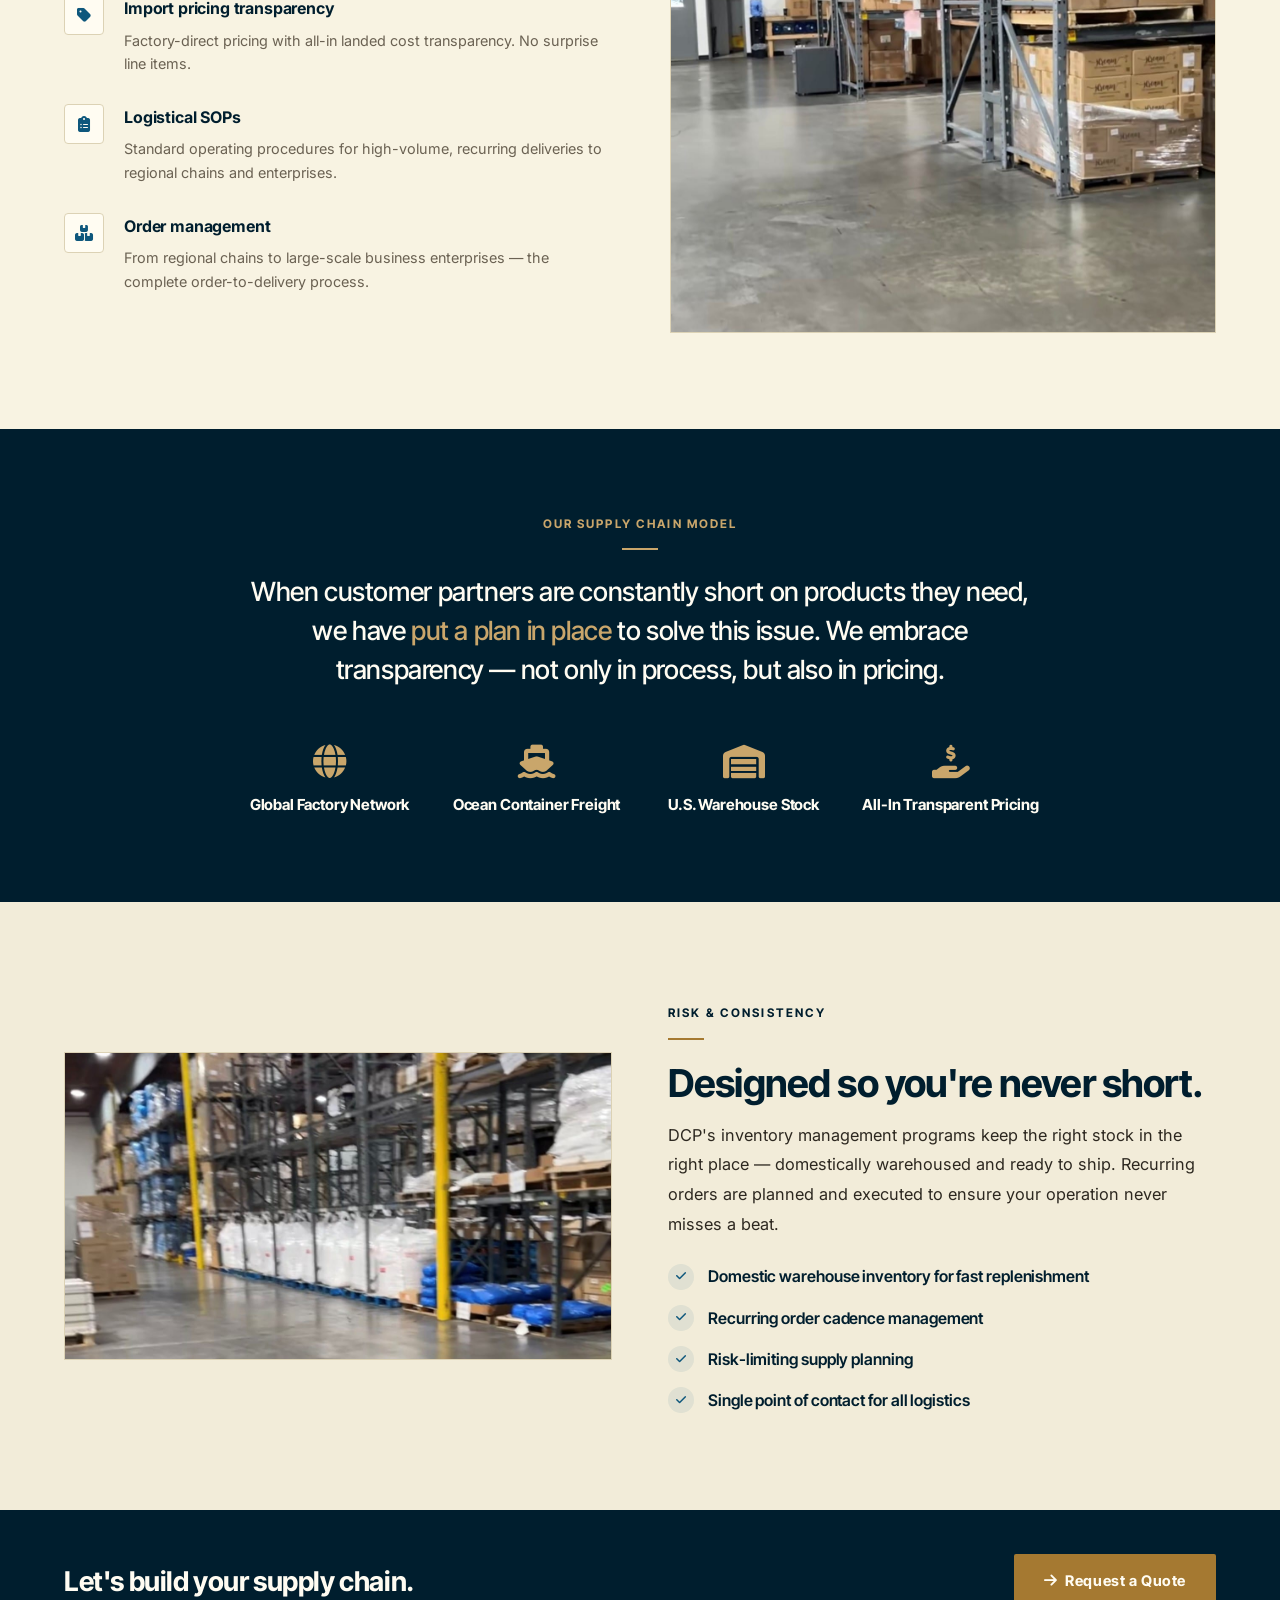
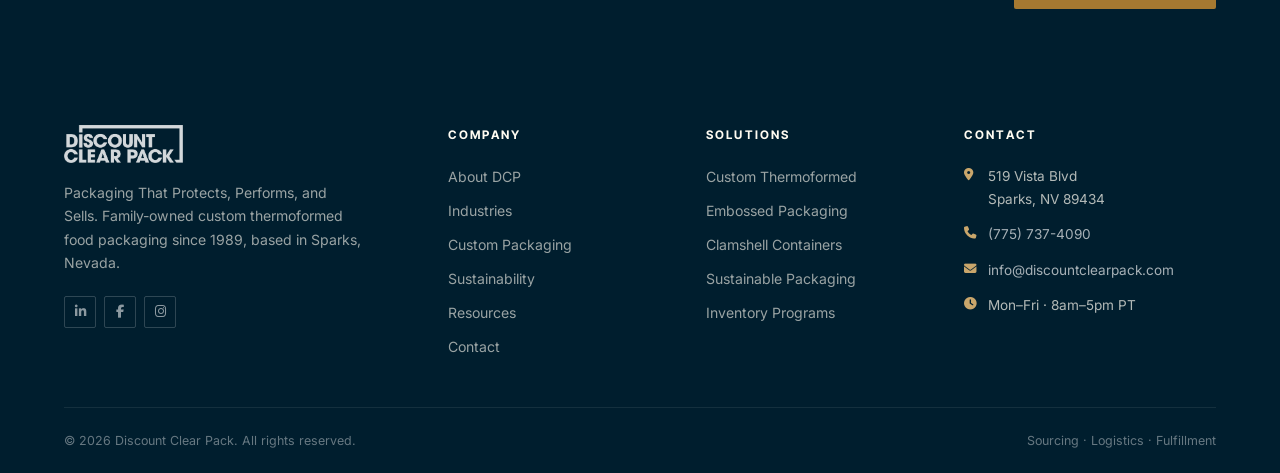
<file: logistics.html>
<!DOCTYPE html>
<html lang="en">
<head>
<meta charset="UTF-8">
<meta name="viewport" content="width=device-width, initial-scale=1.0">
<title>Supply Chain &amp; Logistics — Discount Clear Pack</title>
<meta name="description" content="High-volume fulfillment that's turnkey and seamless. Global sourcing, ocean container freight, U.S. warehouses, customs and duties handled end to end.">
<link rel="stylesheet" href="style.css">
<link rel="stylesheet" href="https://cdnjs.cloudflare.com/ajax/libs/font-awesome/6.5.0/css/all.min.css">
</head>
<body>

<!-- Navbar — dark navy, white logo, gold Request a Quote -->
<nav class="navbar navbar--dark" role="navigation" aria-label="Main navigation">
  <div class="container">
    <div class="navbar__inner">
      <a href="index.html" class="navbar__logo" aria-label="Discount Clear Pack Home">
        <img src="Logo/dcp-white.png" alt="Discount Clear Pack">
      </a>
      <div class="navbar__nav">
        <a href="products.html">Solutions</a>
        <a href="products.html#industries">Industries</a>
        <a href="custom-packaging.html">Custom Packaging</a>
        <a href="sustainability.html">Sustainability</a>
        <a href="blog.html">Resources</a>
        <a href="about.html">About</a>
        <a href="contact.html">Contact</a>
      </div>
      <div class="navbar__actions">
        <a href="contact.html" class="btn btn-gold btn-sm navbar__cta"><i class="fas fa-arrow-right"></i> Request a Quote</a>
      </div>
      <button class="navbar__hamburger" aria-label="Open menu" aria-expanded="false">
        <span></span><span></span><span></span>
      </button>
    </div>
  </div>
</nav>

<!-- Mobile Menu -->
<div class="mobile-menu" role="dialog" aria-label="Mobile navigation">
  <button class="mobile-menu__close" aria-label="Close menu"><i class="fas fa-times"></i></button>
  <div class="mobile-menu__inner">
    <nav>
      <a href="products.html">Solutions</a>
      <a href="products.html#industries">Industries</a>
      <a href="custom-packaging.html">Custom Packaging</a>
      <a href="sustainability.html">Sustainability</a>
      <a href="blog.html">Resources</a>
      <a href="about.html">About</a>
      <a href="contact.html">Contact</a>
    </nav>
    <div class="mobile-menu__footer">
      <div class="mobile-menu__phone-big"><i class="fas fa-phone"></i><a href="tel:7757374090" style="color:inherit;">(775) 737-4090</a></div>
      <p>519 Vista Blvd, Sparks NV 89434</p>
      <p>Mon–Fri · 8am–5pm PT</p>
    </div>
  </div>
</div>

<!-- ════════════════════════════════════════
     PAGE HERO — navy, breadcrumb, white title
════════════════════════════════════════ -->
<section class="page-hero page-hero--dark">
  <div class="container">
    <div class="page-hero__inner">
      <div class="page-hero__breadcrumb">
        <a href="index.html">Home</a>
        <i class="fas fa-chevron-right"></i>
        <span>Supply Chain</span>
      </div>
      <span class="section-label" style="color:#C9A66B;">LOGISTICS &amp; SUPPLY CHAIN</span>
      <div class="section-divider" style="background:#C9A66B;margin-bottom:22px;"></div>
      <h1 class="page-hero__title">A Risk-Free Supply Chain<br>for Packaging</h1>
      <p class="page-hero__subtitle">From order to delivery, DCP manages the complete process — limiting risk, ensuring consistency, and providing solutions with the greatest value and efficiency.</p>
    </div>
  </div>
</section>

<!-- ════════════════════════════════════════
     INTRO — end-to-end expertise + cargo ship
════════════════════════════════════════ -->
<section class="section">
  <div class="container">
    <div class="grid-2-col" style="align-items:center;gap:56px;">
      <div class="reveal">
        <span class="section-label ink">End-to-End Supply Chain</span>
        <div class="section-divider"></div>
        <h2 class="section-title">Experts across the entire supply chain.</h2>
        <p style="color:var(--body-text);font-size:1.02rem;line-height:1.82;margin-bottom:20px;">Our team includes experts across the entire supply chain, including all modes of transportation, customs, and duties, import pricing, logistical standard operating procedures and more.</p>
        <p style="color:var(--body-text);font-size:1.02rem;line-height:1.82;margin-bottom:0;">From regional chains to large-scale business enterprises, we manage the complete process from order to delivery, limiting risk and ensuring consistency.</p>
      </div>
      <div class="reveal reveal-delay-1">
        <img src="images/cargo-ship.jpg" alt="Container ship loaded with shipping containers — DCP transports via ocean containers worldwide" class="photo photo--16x9" loading="lazy">
      </div>
    </div>
  </div>
</section>

<!-- ════════════════════════════════════════
     FOUR PILLARS — .grid-3 cards with images
════════════════════════════════════════ -->
<section class="section bg-off-white">
  <div class="container">
    <div class="section-header centered reveal">
      <span class="section-label ink">Four Pillars</span>
      <div class="section-divider c"></div>
      <h2 class="section-title">How our supply chain works.</h2>
      <p class="section-subtitle" style="margin-left:auto;margin-right:auto;">Global sourcing, ocean freight, U.S. warehouse fulfillment, and customs — handled end to end so you see one price and one delivery.</p>
    </div>
    <div class="grid-3 reveal" style="grid-template-columns:repeat(2,1fr);">
      <div class="card">
        <div class="card__icon gold"><i class="fas fa-globe-asia"></i></div>
        <h3 class="card__title">Global Sourcing</h3>
        <p class="card__desc">Our expertise and global connections enable us to source a nearly limitless array of food service packaging, with the ability to customize to your exact specifications. Factory partners across China, Vietnam, and throughout Asia.</p>
      </div>
      <div class="card reveal-delay-1">
        <div class="card__icon gold"><i class="fas fa-ship"></i></div>
        <h3 class="card__title">Ocean Container Freight</h3>
        <p class="card__desc">We transport via ocean containers for high-volume shipments — the most cost-efficient route from production to the U.S. We handle vessel booking, container loading, port logistics, and inland transit.</p>
      </div>
      <div class="card reveal-delay-2">
        <div class="card__icon gold"><i class="fas fa-warehouse"></i></div>
        <h3 class="card__title">U.S. Warehouses</h3>
        <p class="card__desc">We ship direct from any of our U.S. warehouses for faster turnaround on stock SKUs and recurring orders. Inventory is positioned to serve regional chains and large-scale enterprises efficiently.</p>
      </div>
      <div class="card reveal-delay-3">
        <div class="card__icon gold"><i class="fas fa-file-import"></i></div>
        <h3 class="card__title">Customs &amp; Duties</h3>
        <p class="card__desc">Customs, duties, import pricing, and logistical standard operating procedures — all handled internally. Customers see one price, one invoice, one delivery. We manage the complexity behind it.</p>
      </div>
    </div>
  </div>
</section>

<!-- ════════════════════════════════════════
     PROCESS — Order to Delivery (.steps-grid)
════════════════════════════════════════ -->
<section class="section">
  <div class="container">
    <div class="section-header centered reveal">
      <span class="section-label ink">The Process</span>
      <div class="section-divider c"></div>
      <h2 class="section-title">Order to delivery.</h2>
      <p class="section-subtitle" style="margin-left:auto;margin-right:auto;">A risk-free supply chain model — designed so customer partners are never short on the products they need.</p>
    </div>
    <div class="steps-grid reveal" style="grid-template-columns:repeat(4,1fr);">
      <div class="step-card">
        <div class="step-card__num">01</div>
        <div class="step-card__title">Order &amp; Spec</div>
        <div class="step-card__desc">Confirm volumes, specifications, and any custom requirements. We provide samples before any bulk commitment.</div>
      </div>
      <div class="step-card">
        <div class="step-card__num">02</div>
        <div class="step-card__title">Sourcing &amp; Production</div>
        <div class="step-card__desc">Our factory partners produce to spec at factory-direct pricing. Quality control before any shipment leaves.</div>
      </div>
      <div class="step-card">
        <div class="step-card__num">03</div>
        <div class="step-card__title">Transit &amp; Customs</div>
        <div class="step-card__desc">Ocean container freight from production. Customs, duties, and import logistics handled by our team end to end.</div>
      </div>
      <div class="step-card">
        <div class="step-card__num">04</div>
        <div class="step-card__title">Delivery</div>
        <div class="step-card__desc">Direct ship from a U.S. warehouse, or container delivery to your facility. Recurring orders managed for consistency.</div>
      </div>
    </div>
  </div>
</section>

<!-- ════════════════════════════════════════
     CAPABILITIES — feature list + warehouse photo
════════════════════════════════════════ -->
<section class="section bg-off-white">
  <div class="container">
    <div class="grid-2-col" style="gap:60px;align-items:center;">
      <div class="reveal">
        <span class="section-label ink">Capabilities</span>
        <div class="section-divider"></div>
        <h2 class="section-title" style="margin-bottom:28px;">What our team handles.</h2>
        <div class="feature-list">
          <div class="feature-item">
            <div class="feature-item__icon"><i class="fas fa-truck"></i></div>
            <div>
              <div class="feature-item__title">All modes of transportation</div>
              <div class="feature-item__desc">Ocean, rail, and over-the-road freight — sequenced to deliver the lowest landed cost per unit.</div>
            </div>
          </div>
          <div class="feature-item">
            <div class="feature-item__icon"><i class="fas fa-file-contract"></i></div>
            <div>
              <div class="feature-item__title">Customs &amp; duties</div>
              <div class="feature-item__desc">Filings, classifications, broker coordination — done in-house, not outsourced.</div>
            </div>
          </div>
          <div class="feature-item">
            <div class="feature-item__icon"><i class="fas fa-tag"></i></div>
            <div>
              <div class="feature-item__title">Import pricing transparency</div>
              <div class="feature-item__desc">Factory-direct pricing with all-in landed cost transparency. No surprise line items.</div>
            </div>
          </div>
          <div class="feature-item">
            <div class="feature-item__icon"><i class="fas fa-clipboard-list"></i></div>
            <div>
              <div class="feature-item__title">Logistical SOPs</div>
              <div class="feature-item__desc">Standard operating procedures for high-volume, recurring deliveries to regional chains and enterprises.</div>
            </div>
          </div>
          <div class="feature-item">
            <div class="feature-item__icon"><i class="fas fa-boxes-stacked"></i></div>
            <div>
              <div class="feature-item__title">Order management</div>
              <div class="feature-item__desc">From regional chains to large-scale business enterprises — the complete order-to-delivery process.</div>
            </div>
          </div>
        </div>
      </div>
      <div class="reveal reveal-delay-1">
        <img src="images/warehouse-aisle.jpg" alt="Discount Clear Pack warehouse stocked with clear food packaging inventory" class="photo photo--portrait" loading="lazy">
      </div>
    </div>
  </div>
</section>

<!-- ════════════════════════════════════════
     TRANSPARENCY PULL QUOTE — dark navy band
════════════════════════════════════════ -->
<section class="categories-dark">
  <div class="container">
    <div style="max-width:800px;margin:0 auto;text-align:center;">
      <span class="section-label on-dark reveal">Our Supply Chain Model</span>
      <div class="section-divider c reveal reveal-delay-1" style="background:#C9A66B;margin-left:auto;margin-right:auto;"></div>
      <p class="reveal reveal-delay-2" style="font-family:var(--font-h);font-size:clamp(1.2rem,2.4vw,1.65rem);font-weight:500;color:var(--paper);line-height:1.48;margin-bottom:24px;letter-spacing:-.015em;">
        When customer partners are constantly short on products they need, we have <em style="color:#C9A66B;font-style:normal;">put a plan in place</em> to solve this issue. We embrace transparency — not only in process, but also in pricing.
      </p>
      <div class="icon-row icon-row--4 icon-row--on-dark reveal reveal-delay-3" style="margin-top:56px;">
        <div class="icon-feature"><div class="icon-feature__icon"><i class="fas fa-globe"></i></div><div class="icon-feature__title">Global Factory Network</div></div>
        <div class="icon-feature"><div class="icon-feature__icon"><i class="fas fa-ship"></i></div><div class="icon-feature__title">Ocean Container Freight</div></div>
        <div class="icon-feature"><div class="icon-feature__icon"><i class="fas fa-warehouse"></i></div><div class="icon-feature__title">U.S. Warehouse Stock</div></div>
        <div class="icon-feature"><div class="icon-feature__icon"><i class="fas fa-hand-holding-dollar"></i></div><div class="icon-feature__title">All-In Transparent Pricing</div></div>
      </div>
    </div>
  </div>
</section>

<!-- ════════════════════════════════════════
     WAREHOUSE PHOTO BAND — wide warehouse image
════════════════════════════════════════ -->
<section class="section">
  <div class="container">
    <div class="grid-2-col" style="align-items:center;gap:56px;">
      <div class="reveal reveal-delay-1">
        <img src="images/warehouse-wide.jpg" alt="Wide view of the Discount Clear Pack warehouse and distribution operation" class="photo photo--16x9" loading="lazy">
      </div>
      <div class="reveal">
        <span class="section-label ink">Risk &amp; Consistency</span>
        <div class="section-divider"></div>
        <h2 class="section-title">Designed so you're never short.</h2>
        <p style="color:var(--body-text);font-size:1.02rem;line-height:1.82;margin-bottom:24px;">DCP's inventory management programs keep the right stock in the right place — domestically warehoused and ready to ship. Recurring orders are planned and executed to ensure your operation never misses a beat.</p>
        <ul class="check-list">
          <li><i class="fas fa-check"></i> Domestic warehouse inventory for fast replenishment</li>
          <li><i class="fas fa-check"></i> Recurring order cadence management</li>
          <li><i class="fas fa-check"></i> Risk-limiting supply planning</li>
          <li><i class="fas fa-check"></i> Single point of contact for all logistics</li>
        </ul>
      </div>
    </div>
  </div>
</section>

<!-- ════════════════════════════════════════
     CTA SPLIT — navy band, gold button
════════════════════════════════════════ -->
<section class="cta-split">
  <div class="container">
    <div class="cta-split__inner reveal">
      <div class="cta-split__text">Let's build your supply chain.</div>
      <a href="contact.html" class="btn btn-gold btn-lg"><i class="fas fa-arrow-right"></i> Request a Quote</a>
    </div>
  </div>
</section>

<!-- Footer -->
<footer class="footer" role="contentinfo">
  <div class="container">
    <div class="footer__grid">
      <div>
        <div class="footer__logo"><img src="Logo/dcp-white.png" alt="Discount Clear Pack"></div>
        <p class="footer__tagline">Packaging That Protects, Performs, and Sells. Family-owned custom thermoformed food packaging since 1989, based in Sparks, Nevada.</p>
        <div class="footer__social">
          <a href="#" aria-label="LinkedIn"><i class="fab fa-linkedin-in"></i></a>
          <a href="#" aria-label="Facebook"><i class="fab fa-facebook-f"></i></a>
          <a href="#" aria-label="Instagram"><i class="fab fa-instagram"></i></a>
        </div>
      </div>
      <div>
        <div class="footer__col-title">Company</div>
        <div class="footer__col-links">
          <a href="about.html">About DCP</a>
          <a href="products.html#industries">Industries</a>
          <a href="custom-packaging.html">Custom Packaging</a>
          <a href="sustainability.html">Sustainability</a>
          <a href="blog.html">Resources</a>
          <a href="contact.html">Contact</a>
        </div>
      </div>
      <div>
        <div class="footer__col-title">Solutions</div>
        <div class="footer__col-links">
          <a href="custom-packaging.html">Custom Thermoformed</a>
          <a href="custom-packaging.html">Embossed Packaging</a>
          <a href="products.html#clamshells">Clamshell Containers</a>
          <a href="sustainability.html">Sustainable Packaging</a>
          <a href="logistics.html">Inventory Programs</a>
        </div>
      </div>
      <div>
        <div class="footer__col-title">Contact</div>
        <div class="footer__contact-item"><i class="fas fa-map-marker-alt"></i><span>519 Vista Blvd<br>Sparks, NV 89434</span></div>
        <div class="footer__contact-item"><i class="fas fa-phone"></i><a href="tel:7757374090">(775) 737-4090</a></div>
        <div class="footer__contact-item"><i class="fas fa-envelope"></i><a href="mailto:info@discountclearpack.com">info@discountclearpack.com</a></div>
        <div class="footer__contact-item"><i class="fas fa-clock"></i><span>Mon–Fri · 8am–5pm PT</span></div>
      </div>
    </div>
    <div class="footer__bottom">
      <span>&copy; 2026 Discount Clear Pack. All rights reserved.</span>
      <span>Sourcing · Logistics · Fulfillment</span>
    </div>
  </div>
</footer>

<script src="script.js"></script>
</body>
</html>
</file>
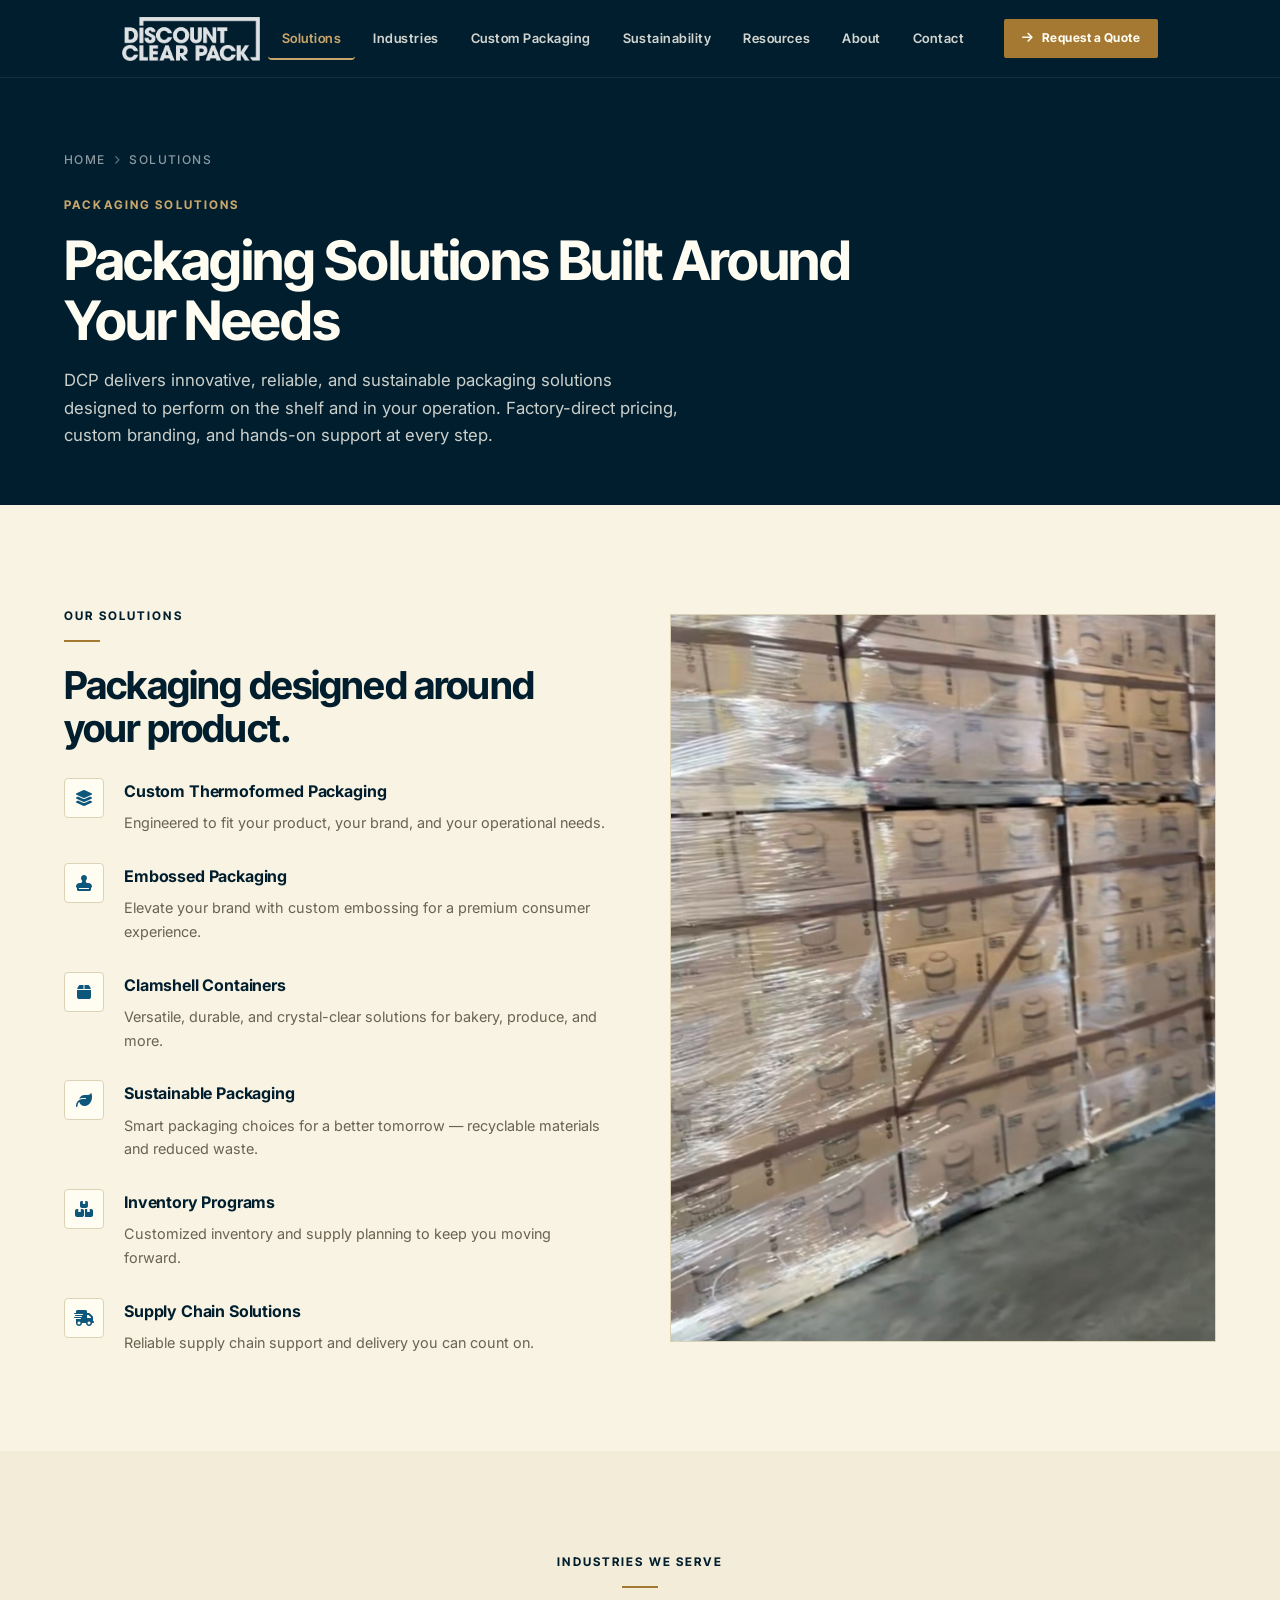
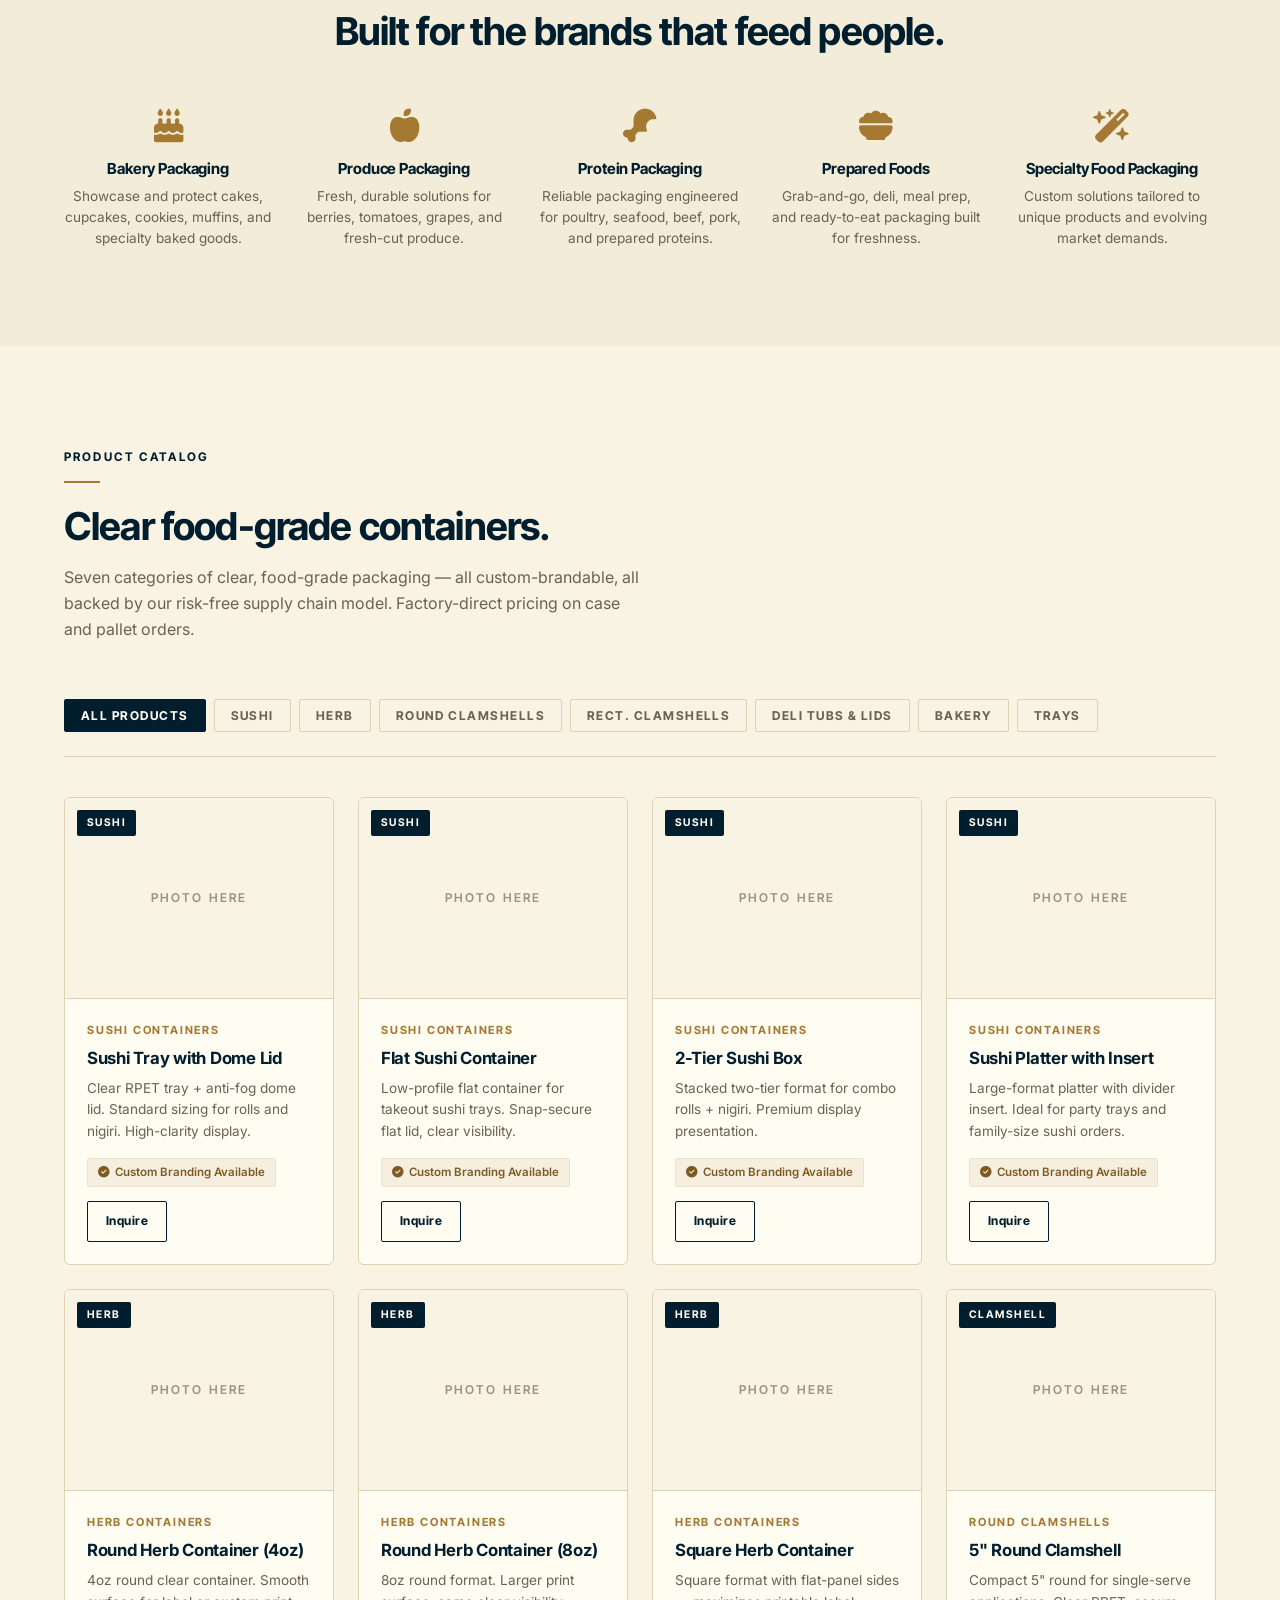
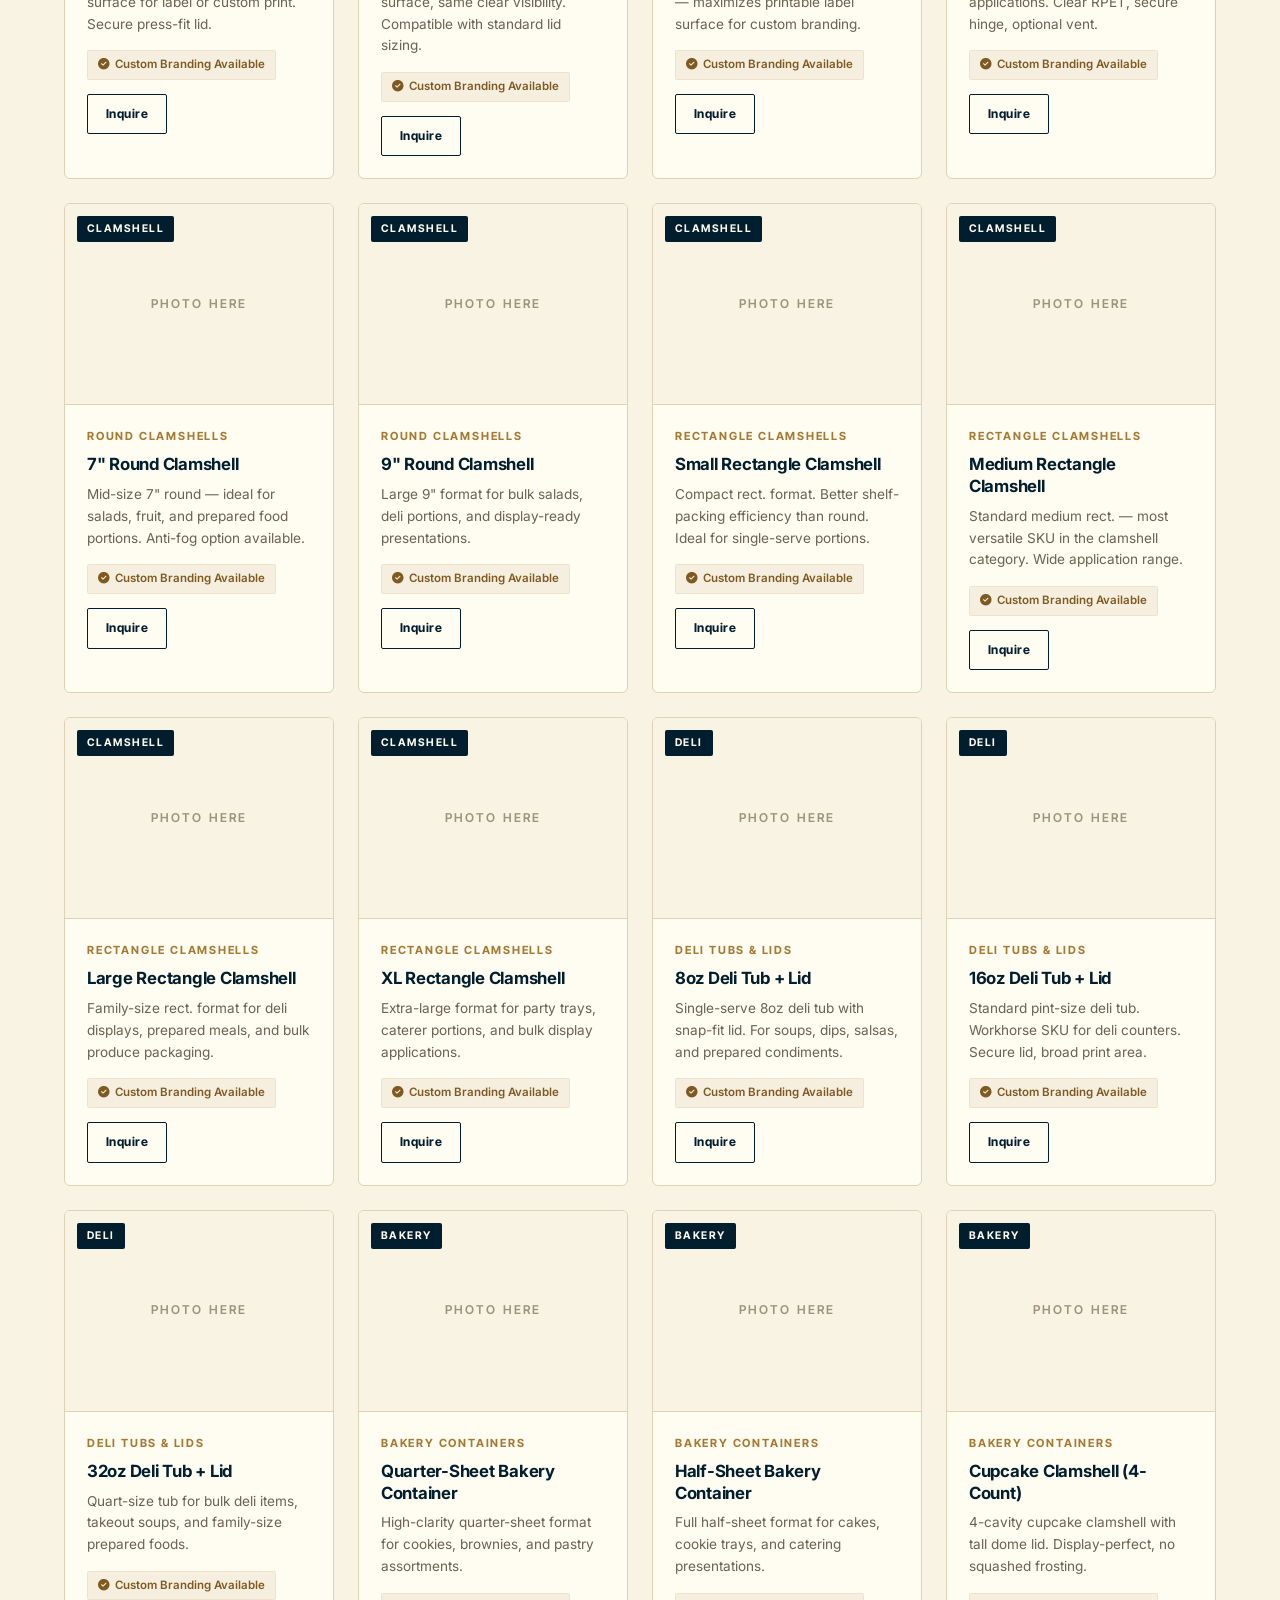
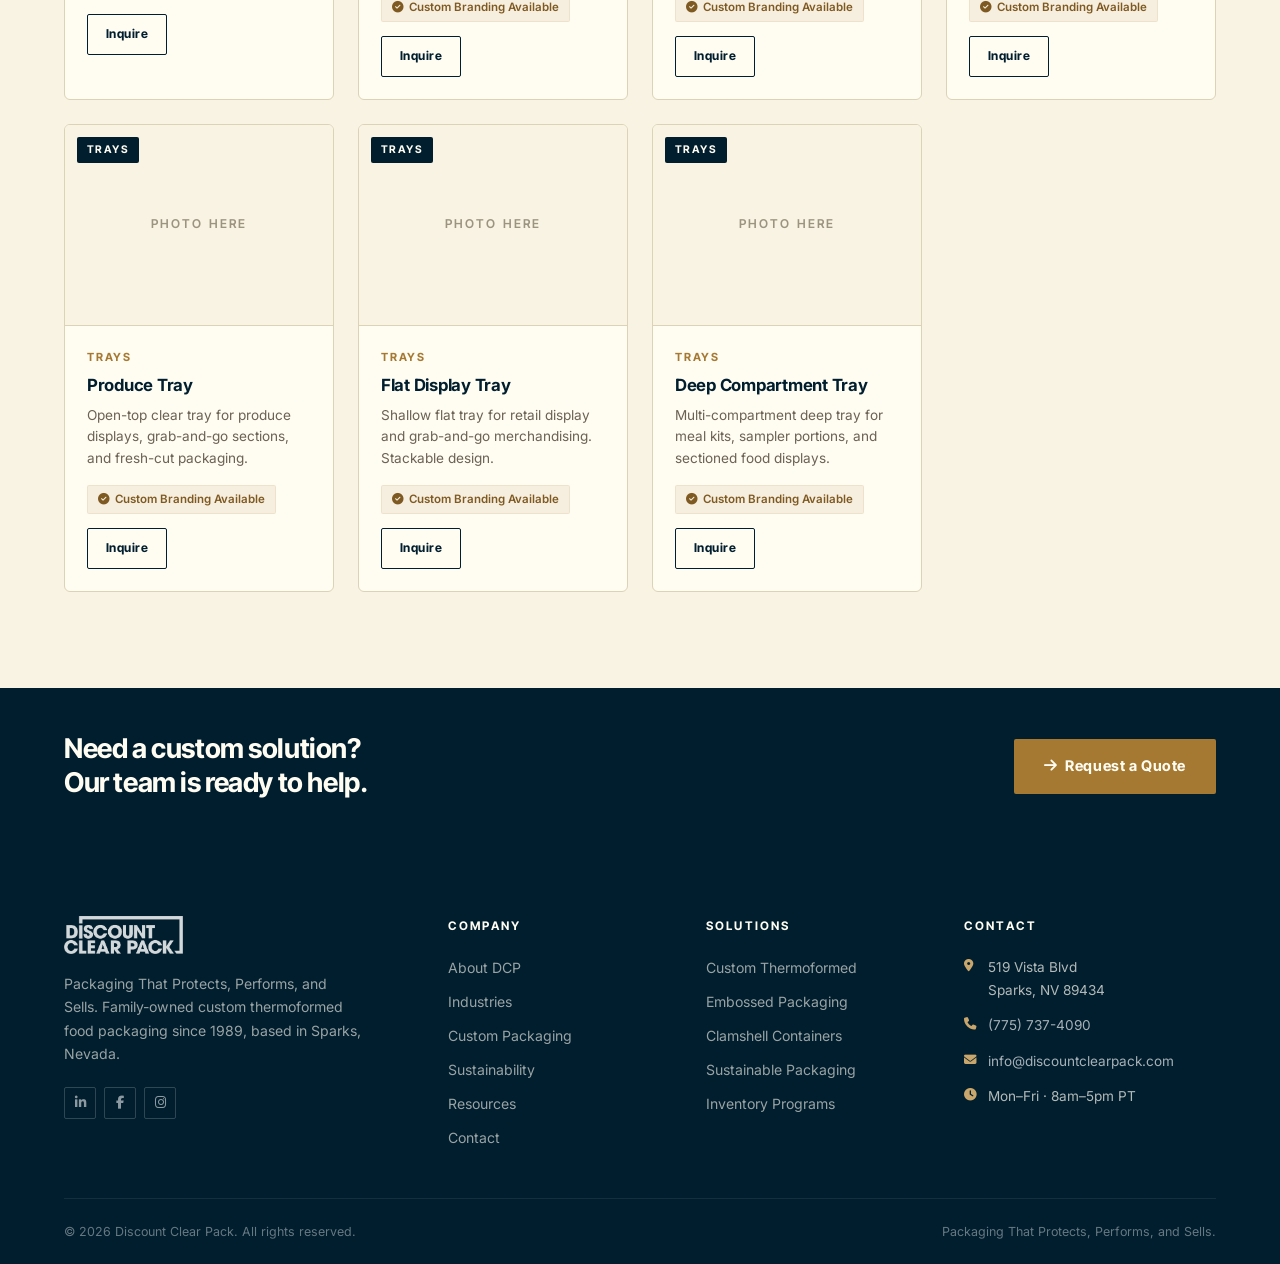
<file: products.html>
<!DOCTYPE html>
<html lang="en">
<head>
<meta charset="UTF-8">
<meta name="viewport" content="width=device-width, initial-scale=1.0">
<title>Packaging Solutions — Discount Clear Pack | Custom Thermoformed Food Packaging</title>
<meta name="description" content="Browse DCP's full catalog: sushi containers, herb containers, round and rectangle clamshells, deli tubs, bakery containers, and trays. Custom branding available on all SKUs.">
<link rel="stylesheet" href="style.css">
<link rel="stylesheet" href="https://cdnjs.cloudflare.com/ajax/libs/font-awesome/6.5.0/css/all.min.css">
</head>
<body>

<!-- Navbar — dark navy, white logo, gold Request a Quote -->
<nav class="navbar navbar--dark" role="navigation" aria-label="Main navigation">
  <div class="container">
    <div class="navbar__inner">
      <a href="index.html" class="navbar__logo" aria-label="Discount Clear Pack Home">
        <img src="Logo/dcp-white.png" alt="Discount Clear Pack">
      </a>
      <div class="navbar__nav">
        <a href="products.html" class="active">Solutions</a>
        <a href="products.html#industries">Industries</a>
        <a href="custom-packaging.html">Custom Packaging</a>
        <a href="sustainability.html">Sustainability</a>
        <a href="blog.html">Resources</a>
        <a href="about.html">About</a>
        <a href="contact.html">Contact</a>
      </div>
      <div class="navbar__actions">
        <a href="contact.html" class="btn btn-gold btn-sm navbar__cta"><i class="fas fa-arrow-right"></i> Request a Quote</a>
      </div>
      <button class="navbar__hamburger" aria-label="Open menu" aria-expanded="false">
        <span></span><span></span><span></span>
      </button>
    </div>
  </div>
</nav>

<!-- Mobile Menu -->
<div class="mobile-menu" role="dialog" aria-label="Mobile navigation">
  <button class="mobile-menu__close" aria-label="Close menu"><i class="fas fa-times"></i></button>
  <div class="mobile-menu__inner">
    <nav>
      <a href="products.html">Solutions</a>
      <a href="products.html#industries">Industries</a>
      <a href="custom-packaging.html">Custom Packaging</a>
      <a href="sustainability.html">Sustainability</a>
      <a href="blog.html">Resources</a>
      <a href="about.html">About</a>
      <a href="contact.html">Contact</a>
    </nav>
    <div class="mobile-menu__footer">
      <div class="mobile-menu__phone-big"><i class="fas fa-phone"></i><a href="tel:7757374090" style="color:inherit;">(775) 737-4090</a></div>
      <p>519 Vista Blvd, Sparks NV 89434</p>
      <p>Mon–Fri · 8am–5pm PT</p>
    </div>
  </div>
</div>

<!-- ════════════════════════════════════════
     PAGE HERO — navy inner-page hero
════════════════════════════════════════ -->
<section class="page-hero page-hero--dark" aria-label="Page hero">
  <div class="container">
    <div class="page-hero__inner">
      <div class="page-hero__breadcrumb">
        <a href="index.html">Home</a>
        <i class="fas fa-chevron-right"></i>
        <span>Solutions</span>
      </div>
      <span class="section-label">Packaging Solutions</span>
      <h1 class="page-hero__title">Packaging Solutions Built Around Your Needs</h1>
      <p class="page-hero__subtitle">DCP delivers innovative, reliable, and sustainable packaging solutions designed to perform on the shelf and in your operation. Factory-direct pricing, custom branding, and hands-on support at every step.</p>
    </div>
  </div>
</section>

<!-- ════════════════════════════════════════
     SOLUTIONS — feature list left, photo right
════════════════════════════════════════ -->
<section class="section bg-off-white">
  <div class="container">
    <div class="grid-2-col" style="gap:60px;align-items:center;">
      <div class="reveal">
        <span class="section-label ink">Our Solutions</span>
        <div class="section-divider"></div>
        <h2 class="section-title" style="margin-bottom:28px;">Packaging designed around your product.</h2>
        <div class="feature-list">
          <div class="feature-item">
            <div class="feature-item__icon"><i class="fas fa-layer-group"></i></div>
            <div><div class="feature-item__title">Custom Thermoformed Packaging</div><div class="feature-item__desc">Engineered to fit your product, your brand, and your operational needs.</div></div>
          </div>
          <div class="feature-item">
            <div class="feature-item__icon"><i class="fas fa-stamp"></i></div>
            <div><div class="feature-item__title">Embossed Packaging</div><div class="feature-item__desc">Elevate your brand with custom embossing for a premium consumer experience.</div></div>
          </div>
          <div class="feature-item">
            <div class="feature-item__icon"><i class="fas fa-box"></i></div>
            <div><div class="feature-item__title">Clamshell Containers</div><div class="feature-item__desc">Versatile, durable, and crystal-clear solutions for bakery, produce, and more.</div></div>
          </div>
          <div class="feature-item">
            <div class="feature-item__icon"><i class="fas fa-leaf"></i></div>
            <div><div class="feature-item__title">Sustainable Packaging</div><div class="feature-item__desc">Smart packaging choices for a better tomorrow — recyclable materials and reduced waste.</div></div>
          </div>
          <div class="feature-item">
            <div class="feature-item__icon"><i class="fas fa-boxes-stacked"></i></div>
            <div><div class="feature-item__title">Inventory Programs</div><div class="feature-item__desc">Customized inventory and supply planning to keep you moving forward.</div></div>
          </div>
          <div class="feature-item">
            <div class="feature-item__icon"><i class="fas fa-truck-fast"></i></div>
            <div><div class="feature-item__title">Supply Chain Solutions</div><div class="feature-item__desc">Reliable supply chain support and delivery you can count on.</div></div>
          </div>
        </div>
      </div>
      <div class="reveal reveal-delay-1">
        <img src="images/product-pallets.jpg" alt="Cases of clear thermoformed clamshell packaging shrink-wrapped and stacked on pallets" class="photo photo--portrait" loading="lazy">
      </div>
    </div>
  </div>
</section>

<!-- ════════════════════════════════════════
     INDUSTRIES — centered gold icon row
════════════════════════════════════════ -->
<section class="section" id="industries">
  <div class="container">
    <div class="section-header centered reveal">
      <span class="section-label ink">Industries We Serve</span>
      <div class="section-divider c"></div>
      <h2 class="section-title">Built for the brands that feed people.</h2>
    </div>
    <div class="icon-row icon-row--5 reveal">
      <div class="icon-feature">
        <div class="icon-feature__icon"><i class="fas fa-cake-candles"></i></div>
        <div class="icon-feature__title">Bakery Packaging</div>
        <p class="icon-feature__desc">Showcase and protect cakes, cupcakes, cookies, muffins, and specialty baked goods.</p>
      </div>
      <div class="icon-feature">
        <div class="icon-feature__icon"><i class="fas fa-apple-whole"></i></div>
        <div class="icon-feature__title">Produce Packaging</div>
        <p class="icon-feature__desc">Fresh, durable solutions for berries, tomatoes, grapes, and fresh-cut produce.</p>
      </div>
      <div class="icon-feature">
        <div class="icon-feature__icon"><i class="fas fa-drumstick-bite"></i></div>
        <div class="icon-feature__title">Protein Packaging</div>
        <p class="icon-feature__desc">Reliable packaging engineered for poultry, seafood, beef, pork, and prepared proteins.</p>
      </div>
      <div class="icon-feature">
        <div class="icon-feature__icon"><i class="fas fa-bowl-food"></i></div>
        <div class="icon-feature__title">Prepared Foods</div>
        <p class="icon-feature__desc">Grab-and-go, deli, meal prep, and ready-to-eat packaging built for freshness.</p>
      </div>
      <div class="icon-feature">
        <div class="icon-feature__icon"><i class="fas fa-wand-magic-sparkles"></i></div>
        <div class="icon-feature__title">Specialty Food Packaging</div>
        <p class="icon-feature__desc">Custom solutions tailored to unique products and evolving market demands.</p>
      </div>
    </div>
  </div>
</section>

<!-- ════════════════════════════════════════
     PRODUCT CATALOG — filterable SKU grid
════════════════════════════════════════ -->
<section class="section bg-off-white">
  <div class="container">

    <div class="section-header reveal">
      <span class="section-label ink">Product Catalog</span>
      <div class="section-divider"></div>
      <h2 class="section-title">Clear food-grade containers.</h2>
      <p class="section-subtitle">Seven categories of clear, food-grade packaging — all custom-brandable, all backed by our risk-free supply chain model. Factory-direct pricing on case and pallet orders.</p>
    </div>

    <!-- Filter Bar -->
    <div class="filter-bar">
      <button class="filter-btn active" data-filter="all">All Products</button>
      <button class="filter-btn" data-filter="sushi">Sushi</button>
      <button class="filter-btn" data-filter="herb">Herb</button>
      <button class="filter-btn" data-filter="round-clamshell">Round Clamshells</button>
      <button class="filter-btn" data-filter="rect-clamshell">Rect. Clamshells</button>
      <button class="filter-btn" data-filter="deli">Deli Tubs &amp; Lids</button>
      <button class="filter-btn" data-filter="bakery">Bakery</button>
      <button class="filter-btn" data-filter="trays">Trays</button>
    </div>

    <!-- Products Grid -->
    <div class="products-grid" id="products-grid">

      <!-- Sushi (4 SKUs) -->
      <div class="product-card" data-category="sushi" id="sushi">
        <div class="product-card__img">
          <span class="product-card__badge">Sushi</span>
        </div>
        <div class="product-card__body">
          <div class="product-card__cat">Sushi Containers</div>
          <div class="product-card__name">Sushi Tray with Dome Lid</div>
          <div class="product-card__desc">Clear RPET tray + anti-fog dome lid. Standard sizing for rolls and nigiri. High-clarity display.</div>
          <div class="product-card__tag"><i class="fas fa-check-circle"></i> Custom Branding Available</div>
          <div class="product-card__action"><a href="contact.html" class="btn btn-outline btn-sm">Inquire</a></div>
        </div>
      </div>

      <div class="product-card" data-category="sushi">
        <div class="product-card__img">
          <span class="product-card__badge">Sushi</span>
        </div>
        <div class="product-card__body">
          <div class="product-card__cat">Sushi Containers</div>
          <div class="product-card__name">Flat Sushi Container</div>
          <div class="product-card__desc">Low-profile flat container for takeout sushi trays. Snap-secure flat lid, clear visibility.</div>
          <div class="product-card__tag"><i class="fas fa-check-circle"></i> Custom Branding Available</div>
          <div class="product-card__action"><a href="contact.html" class="btn btn-outline btn-sm">Inquire</a></div>
        </div>
      </div>

      <div class="product-card" data-category="sushi">
        <div class="product-card__img">
          <span class="product-card__badge">Sushi</span>
        </div>
        <div class="product-card__body">
          <div class="product-card__cat">Sushi Containers</div>
          <div class="product-card__name">2-Tier Sushi Box</div>
          <div class="product-card__desc">Stacked two-tier format for combo rolls + nigiri. Premium display presentation.</div>
          <div class="product-card__tag"><i class="fas fa-check-circle"></i> Custom Branding Available</div>
          <div class="product-card__action"><a href="contact.html" class="btn btn-outline btn-sm">Inquire</a></div>
        </div>
      </div>

      <div class="product-card" data-category="sushi">
        <div class="product-card__img">
          <span class="product-card__badge">Sushi</span>
        </div>
        <div class="product-card__body">
          <div class="product-card__cat">Sushi Containers</div>
          <div class="product-card__name">Sushi Platter with Insert</div>
          <div class="product-card__desc">Large-format platter with divider insert. Ideal for party trays and family-size sushi orders.</div>
          <div class="product-card__tag"><i class="fas fa-check-circle"></i> Custom Branding Available</div>
          <div class="product-card__action"><a href="contact.html" class="btn btn-outline btn-sm">Inquire</a></div>
        </div>
      </div>

      <!-- Herb (3 SKUs) -->
      <div class="product-card" data-category="herb" id="herb">
        <div class="product-card__img">
          <span class="product-card__badge">Herb</span>
        </div>
        <div class="product-card__body">
          <div class="product-card__cat">Herb Containers</div>
          <div class="product-card__name">Round Herb Container (4oz)</div>
          <div class="product-card__desc">4oz round clear container. Smooth surface for label or custom print. Secure press-fit lid.</div>
          <div class="product-card__tag"><i class="fas fa-check-circle"></i> Custom Branding Available</div>
          <div class="product-card__action"><a href="contact.html" class="btn btn-outline btn-sm">Inquire</a></div>
        </div>
      </div>

      <div class="product-card" data-category="herb">
        <div class="product-card__img">
          <span class="product-card__badge">Herb</span>
        </div>
        <div class="product-card__body">
          <div class="product-card__cat">Herb Containers</div>
          <div class="product-card__name">Round Herb Container (8oz)</div>
          <div class="product-card__desc">8oz round format. Larger print surface, same clear visibility. Compatible with standard lid sizing.</div>
          <div class="product-card__tag"><i class="fas fa-check-circle"></i> Custom Branding Available</div>
          <div class="product-card__action"><a href="contact.html" class="btn btn-outline btn-sm">Inquire</a></div>
        </div>
      </div>

      <div class="product-card" data-category="herb">
        <div class="product-card__img">
          <span class="product-card__badge">Herb</span>
        </div>
        <div class="product-card__body">
          <div class="product-card__cat">Herb Containers</div>
          <div class="product-card__name">Square Herb Container</div>
          <div class="product-card__desc">Square format with flat-panel sides — maximizes printable label surface for custom branding.</div>
          <div class="product-card__tag"><i class="fas fa-check-circle"></i> Custom Branding Available</div>
          <div class="product-card__action"><a href="contact.html" class="btn btn-outline btn-sm">Inquire</a></div>
        </div>
      </div>

      <!-- Round Clamshells (3 SKUs) -->
      <div class="product-card" data-category="round-clamshell" id="round-clamshells">
        <div class="product-card__img">
          <span class="product-card__badge">Clamshell</span>
        </div>
        <div class="product-card__body">
          <div class="product-card__cat">Round Clamshells</div>
          <div class="product-card__name">5" Round Clamshell</div>
          <div class="product-card__desc">Compact 5" round for single-serve applications. Clear RPET, secure hinge, optional vent.</div>
          <div class="product-card__tag"><i class="fas fa-check-circle"></i> Custom Branding Available</div>
          <div class="product-card__action"><a href="contact.html" class="btn btn-outline btn-sm">Inquire</a></div>
        </div>
      </div>

      <div class="product-card" data-category="round-clamshell">
        <div class="product-card__img">
          <span class="product-card__badge">Clamshell</span>
        </div>
        <div class="product-card__body">
          <div class="product-card__cat">Round Clamshells</div>
          <div class="product-card__name">7" Round Clamshell</div>
          <div class="product-card__desc">Mid-size 7" round — ideal for salads, fruit, and prepared food portions. Anti-fog option available.</div>
          <div class="product-card__tag"><i class="fas fa-check-circle"></i> Custom Branding Available</div>
          <div class="product-card__action"><a href="contact.html" class="btn btn-outline btn-sm">Inquire</a></div>
        </div>
      </div>

      <div class="product-card" data-category="round-clamshell">
        <div class="product-card__img">
          <span class="product-card__badge">Clamshell</span>
        </div>
        <div class="product-card__body">
          <div class="product-card__cat">Round Clamshells</div>
          <div class="product-card__name">9" Round Clamshell</div>
          <div class="product-card__desc">Large 9" format for bulk salads, deli portions, and display-ready presentations.</div>
          <div class="product-card__tag"><i class="fas fa-check-circle"></i> Custom Branding Available</div>
          <div class="product-card__action"><a href="contact.html" class="btn btn-outline btn-sm">Inquire</a></div>
        </div>
      </div>

      <!-- Rectangle Clamshells (4 SKUs) -->
      <div class="product-card" data-category="rect-clamshell" id="clamshells">
        <div class="product-card__img">
          <span class="product-card__badge">Clamshell</span>
        </div>
        <div class="product-card__body">
          <div class="product-card__cat">Rectangle Clamshells</div>
          <div class="product-card__name">Small Rectangle Clamshell</div>
          <div class="product-card__desc">Compact rect. format. Better shelf-packing efficiency than round. Ideal for single-serve portions.</div>
          <div class="product-card__tag"><i class="fas fa-check-circle"></i> Custom Branding Available</div>
          <div class="product-card__action"><a href="contact.html" class="btn btn-outline btn-sm">Inquire</a></div>
        </div>
      </div>

      <div class="product-card" data-category="rect-clamshell">
        <div class="product-card__img">
          <span class="product-card__badge">Clamshell</span>
        </div>
        <div class="product-card__body">
          <div class="product-card__cat">Rectangle Clamshells</div>
          <div class="product-card__name">Medium Rectangle Clamshell</div>
          <div class="product-card__desc">Standard medium rect. — most versatile SKU in the clamshell category. Wide application range.</div>
          <div class="product-card__tag"><i class="fas fa-check-circle"></i> Custom Branding Available</div>
          <div class="product-card__action"><a href="contact.html" class="btn btn-outline btn-sm">Inquire</a></div>
        </div>
      </div>

      <div class="product-card" data-category="rect-clamshell">
        <div class="product-card__img">
          <span class="product-card__badge">Clamshell</span>
        </div>
        <div class="product-card__body">
          <div class="product-card__cat">Rectangle Clamshells</div>
          <div class="product-card__name">Large Rectangle Clamshell</div>
          <div class="product-card__desc">Family-size rect. format for deli displays, prepared meals, and bulk produce packaging.</div>
          <div class="product-card__tag"><i class="fas fa-check-circle"></i> Custom Branding Available</div>
          <div class="product-card__action"><a href="contact.html" class="btn btn-outline btn-sm">Inquire</a></div>
        </div>
      </div>

      <div class="product-card" data-category="rect-clamshell">
        <div class="product-card__img">
          <span class="product-card__badge">Clamshell</span>
        </div>
        <div class="product-card__body">
          <div class="product-card__cat">Rectangle Clamshells</div>
          <div class="product-card__name">XL Rectangle Clamshell</div>
          <div class="product-card__desc">Extra-large format for party trays, caterer portions, and bulk display applications.</div>
          <div class="product-card__tag"><i class="fas fa-check-circle"></i> Custom Branding Available</div>
          <div class="product-card__action"><a href="contact.html" class="btn btn-outline btn-sm">Inquire</a></div>
        </div>
      </div>

      <!-- Deli Tubs (3 SKUs) -->
      <div class="product-card" data-category="deli" id="deli">
        <div class="product-card__img">
          <span class="product-card__badge">Deli</span>
        </div>
        <div class="product-card__body">
          <div class="product-card__cat">Deli Tubs &amp; Lids</div>
          <div class="product-card__name">8oz Deli Tub + Lid</div>
          <div class="product-card__desc">Single-serve 8oz deli tub with snap-fit lid. For soups, dips, salsas, and prepared condiments.</div>
          <div class="product-card__tag"><i class="fas fa-check-circle"></i> Custom Branding Available</div>
          <div class="product-card__action"><a href="contact.html" class="btn btn-outline btn-sm">Inquire</a></div>
        </div>
      </div>

      <div class="product-card" data-category="deli">
        <div class="product-card__img">
          <span class="product-card__badge">Deli</span>
        </div>
        <div class="product-card__body">
          <div class="product-card__cat">Deli Tubs &amp; Lids</div>
          <div class="product-card__name">16oz Deli Tub + Lid</div>
          <div class="product-card__desc">Standard pint-size deli tub. Workhorse SKU for deli counters. Secure lid, broad print area.</div>
          <div class="product-card__tag"><i class="fas fa-check-circle"></i> Custom Branding Available</div>
          <div class="product-card__action"><a href="contact.html" class="btn btn-outline btn-sm">Inquire</a></div>
        </div>
      </div>

      <div class="product-card" data-category="deli">
        <div class="product-card__img">
          <span class="product-card__badge">Deli</span>
        </div>
        <div class="product-card__body">
          <div class="product-card__cat">Deli Tubs &amp; Lids</div>
          <div class="product-card__name">32oz Deli Tub + Lid</div>
          <div class="product-card__desc">Quart-size tub for bulk deli items, takeout soups, and family-size prepared foods.</div>
          <div class="product-card__tag"><i class="fas fa-check-circle"></i> Custom Branding Available</div>
          <div class="product-card__action"><a href="contact.html" class="btn btn-outline btn-sm">Inquire</a></div>
        </div>
      </div>

      <!-- Bakery (3 SKUs) -->
      <div class="product-card" data-category="bakery" id="bakery">
        <div class="product-card__img">
          <span class="product-card__badge">Bakery</span>
        </div>
        <div class="product-card__body">
          <div class="product-card__cat">Bakery Containers</div>
          <div class="product-card__name">Quarter-Sheet Bakery Container</div>
          <div class="product-card__desc">High-clarity quarter-sheet format for cookies, brownies, and pastry assortments.</div>
          <div class="product-card__tag"><i class="fas fa-check-circle"></i> Custom Branding Available</div>
          <div class="product-card__action"><a href="contact.html" class="btn btn-outline btn-sm">Inquire</a></div>
        </div>
      </div>

      <div class="product-card" data-category="bakery">
        <div class="product-card__img">
          <span class="product-card__badge">Bakery</span>
        </div>
        <div class="product-card__body">
          <div class="product-card__cat">Bakery Containers</div>
          <div class="product-card__name">Half-Sheet Bakery Container</div>
          <div class="product-card__desc">Full half-sheet format for cakes, cookie trays, and catering presentations.</div>
          <div class="product-card__tag"><i class="fas fa-check-circle"></i> Custom Branding Available</div>
          <div class="product-card__action"><a href="contact.html" class="btn btn-outline btn-sm">Inquire</a></div>
        </div>
      </div>

      <div class="product-card" data-category="bakery">
        <div class="product-card__img">
          <span class="product-card__badge">Bakery</span>
        </div>
        <div class="product-card__body">
          <div class="product-card__cat">Bakery Containers</div>
          <div class="product-card__name">Cupcake Clamshell (4-Count)</div>
          <div class="product-card__desc">4-cavity cupcake clamshell with tall dome lid. Display-perfect, no squashed frosting.</div>
          <div class="product-card__tag"><i class="fas fa-check-circle"></i> Custom Branding Available</div>
          <div class="product-card__action"><a href="contact.html" class="btn btn-outline btn-sm">Inquire</a></div>
        </div>
      </div>

      <!-- Trays (3 SKUs) -->
      <div class="product-card" data-category="trays" id="trays">
        <div class="product-card__img">
          <span class="product-card__badge">Trays</span>
        </div>
        <div class="product-card__body">
          <div class="product-card__cat">Trays</div>
          <div class="product-card__name">Produce Tray</div>
          <div class="product-card__desc">Open-top clear tray for produce displays, grab-and-go sections, and fresh-cut packaging.</div>
          <div class="product-card__tag"><i class="fas fa-check-circle"></i> Custom Branding Available</div>
          <div class="product-card__action"><a href="contact.html" class="btn btn-outline btn-sm">Inquire</a></div>
        </div>
      </div>

      <div class="product-card" data-category="trays">
        <div class="product-card__img">
          <span class="product-card__badge">Trays</span>
        </div>
        <div class="product-card__body">
          <div class="product-card__cat">Trays</div>
          <div class="product-card__name">Flat Display Tray</div>
          <div class="product-card__desc">Shallow flat tray for retail display and grab-and-go merchandising. Stackable design.</div>
          <div class="product-card__tag"><i class="fas fa-check-circle"></i> Custom Branding Available</div>
          <div class="product-card__action"><a href="contact.html" class="btn btn-outline btn-sm">Inquire</a></div>
        </div>
      </div>

      <div class="product-card" data-category="trays">
        <div class="product-card__img">
          <span class="product-card__badge">Trays</span>
        </div>
        <div class="product-card__body">
          <div class="product-card__cat">Trays</div>
          <div class="product-card__name">Deep Compartment Tray</div>
          <div class="product-card__desc">Multi-compartment deep tray for meal kits, sampler portions, and sectioned food displays.</div>
          <div class="product-card__tag"><i class="fas fa-check-circle"></i> Custom Branding Available</div>
          <div class="product-card__action"><a href="contact.html" class="btn btn-outline btn-sm">Inquire</a></div>
        </div>
      </div>

    </div><!-- /products-grid -->
  </div>
</section>

<!-- ════════════════════════════════════════
     CTA SPLIT — navy band
════════════════════════════════════════ -->
<section class="cta-split">
  <div class="container">
    <div class="cta-split__inner reveal">
      <div class="cta-split__text">Need a custom solution?<br>Our team is ready to help.</div>
      <a href="contact.html" class="btn btn-gold btn-lg"><i class="fas fa-arrow-right"></i> Request a Quote</a>
    </div>
  </div>
</section>

<!-- Footer -->
<footer class="footer" role="contentinfo">
  <div class="container">
    <div class="footer__grid">
      <div>
        <div class="footer__logo"><img src="Logo/dcp-white.png" alt="Discount Clear Pack"></div>
        <p class="footer__tagline">Packaging That Protects, Performs, and Sells. Family-owned custom thermoformed food packaging since 1989, based in Sparks, Nevada.</p>
        <div class="footer__social">
          <a href="#" aria-label="LinkedIn"><i class="fab fa-linkedin-in"></i></a>
          <a href="#" aria-label="Facebook"><i class="fab fa-facebook-f"></i></a>
          <a href="#" aria-label="Instagram"><i class="fab fa-instagram"></i></a>
        </div>
      </div>
      <div>
        <div class="footer__col-title">Company</div>
        <div class="footer__col-links">
          <a href="about.html">About DCP</a>
          <a href="products.html#industries">Industries</a>
          <a href="custom-packaging.html">Custom Packaging</a>
          <a href="sustainability.html">Sustainability</a>
          <a href="blog.html">Resources</a>
          <a href="contact.html">Contact</a>
        </div>
      </div>
      <div>
        <div class="footer__col-title">Solutions</div>
        <div class="footer__col-links">
          <a href="custom-packaging.html">Custom Thermoformed</a>
          <a href="custom-packaging.html">Embossed Packaging</a>
          <a href="products.html#clamshells">Clamshell Containers</a>
          <a href="sustainability.html">Sustainable Packaging</a>
          <a href="logistics.html">Inventory Programs</a>
        </div>
      </div>
      <div>
        <div class="footer__col-title">Contact</div>
        <div class="footer__contact-item"><i class="fas fa-map-marker-alt"></i><span>519 Vista Blvd<br>Sparks, NV 89434</span></div>
        <div class="footer__contact-item"><i class="fas fa-phone"></i><a href="tel:7757374090">(775) 737-4090</a></div>
        <div class="footer__contact-item"><i class="fas fa-envelope"></i><a href="mailto:info@discountclearpack.com">info@discountclearpack.com</a></div>
        <div class="footer__contact-item"><i class="fas fa-clock"></i><span>Mon–Fri · 8am–5pm PT</span></div>
      </div>
    </div>
    <div class="footer__bottom">
      <span>&copy; 2026 Discount Clear Pack. All rights reserved.</span>
      <span>Packaging That Protects, Performs, and Sells.</span>
    </div>
  </div>
</footer>

<script src="script.js"></script>
</body>
</html>
</file>
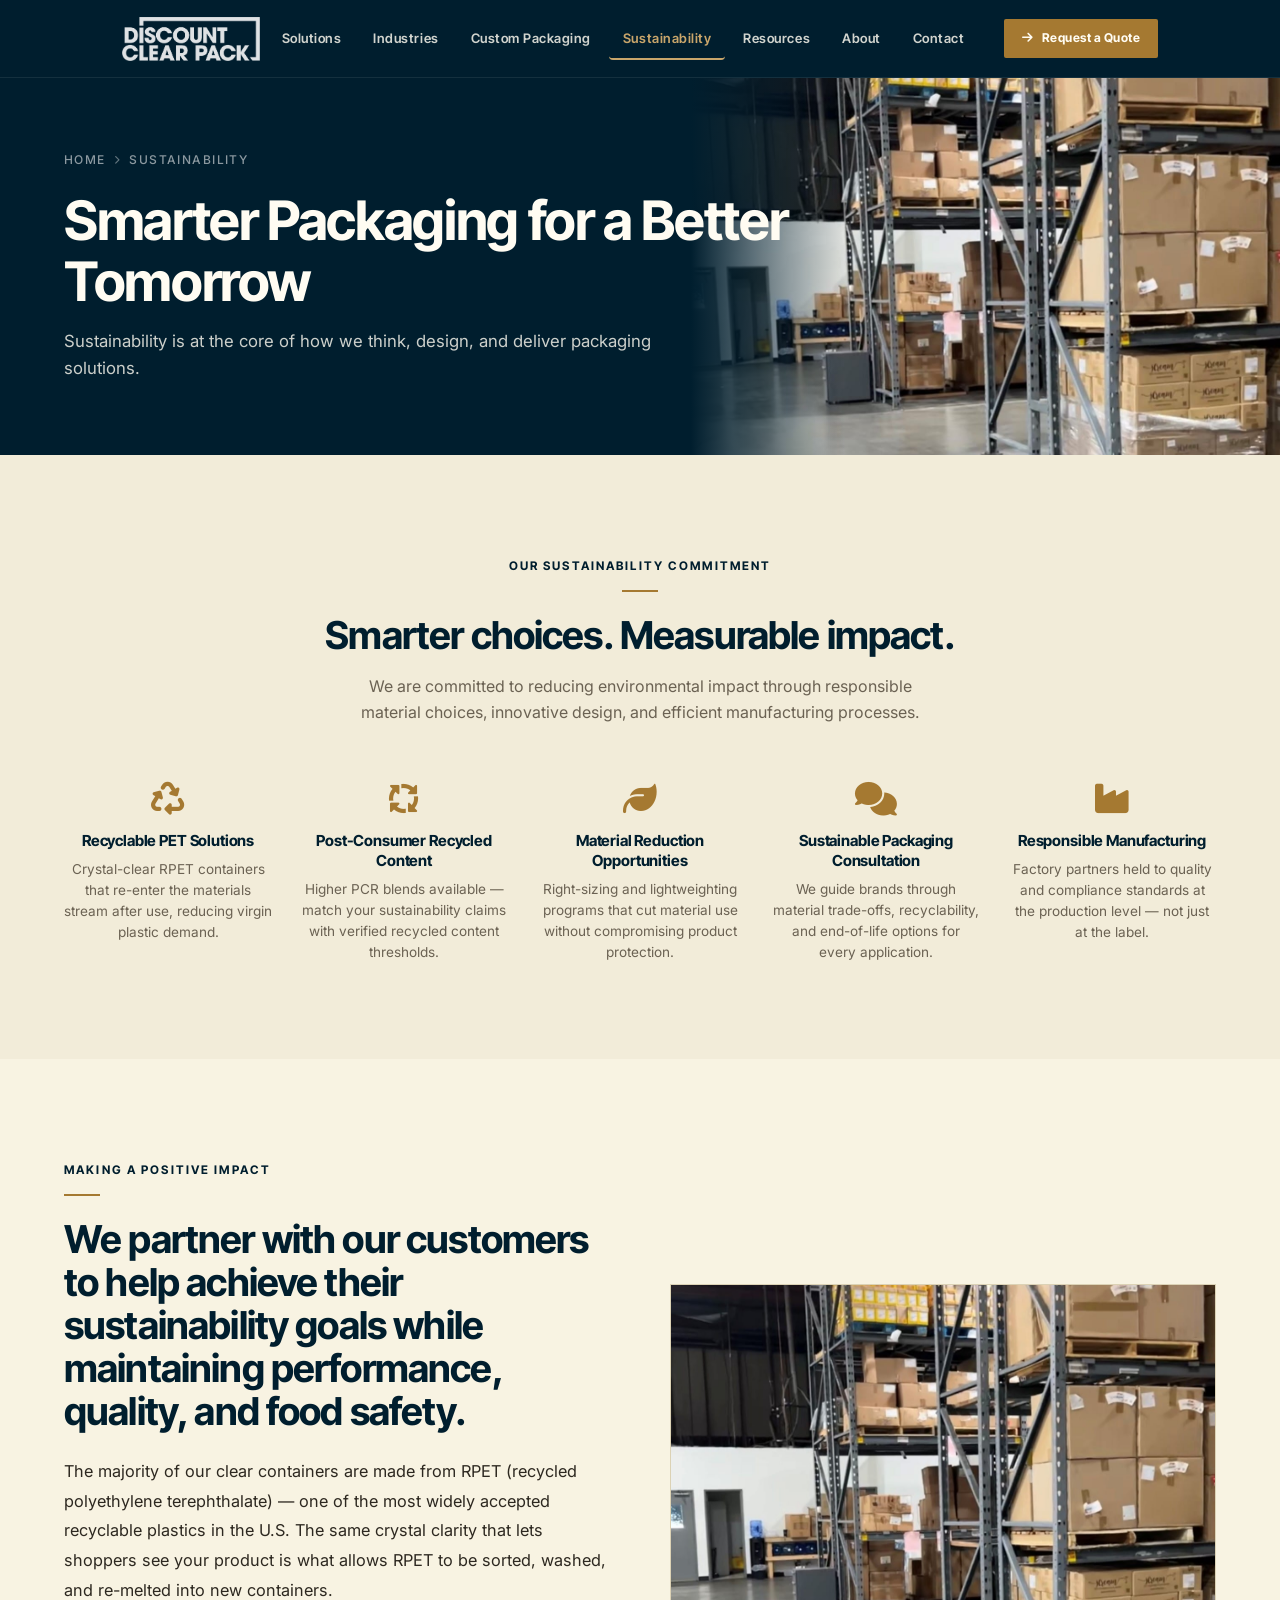
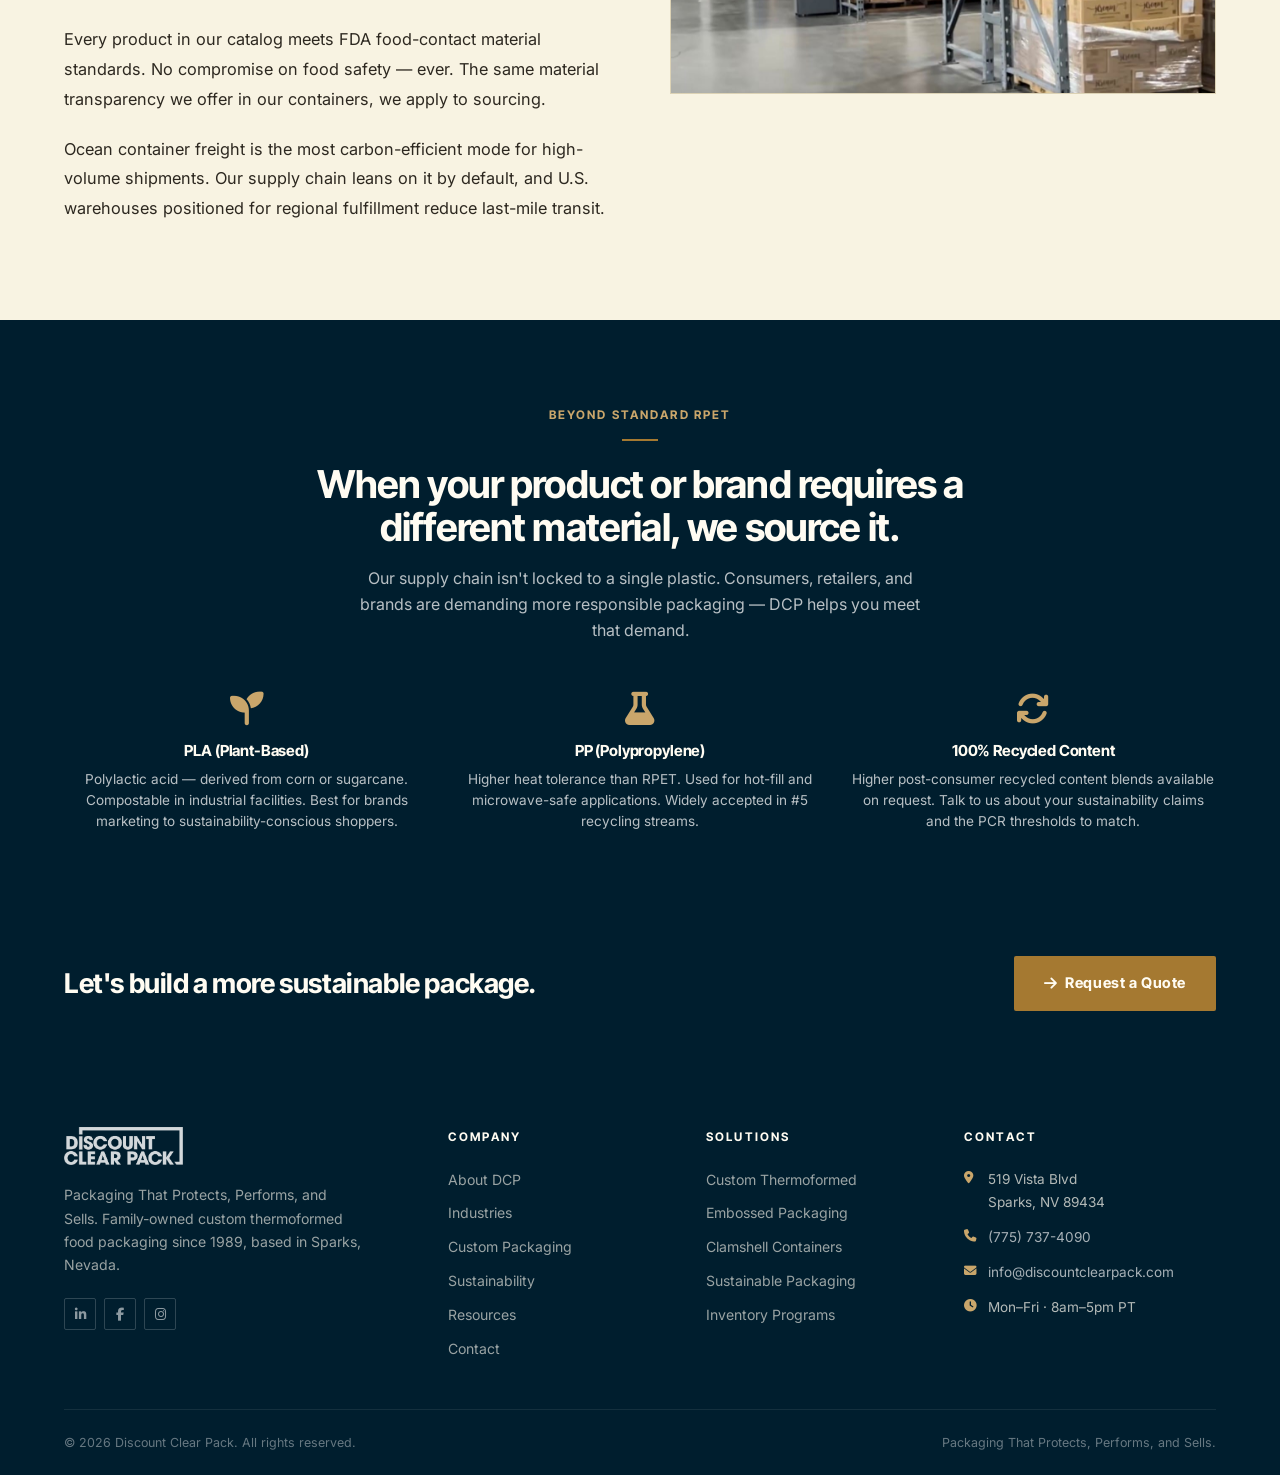
<file: sustainability.html>
<!DOCTYPE html>
<html lang="en">
<head>
<meta charset="UTF-8">
<meta name="viewport" content="width=device-width, initial-scale=1.0">
<title>Sustainability — Discount Clear Pack</title>
<meta name="description" content="Clear packaging and environmental responsibility aren't opposites. DCP's approach to recyclable materials, responsible sourcing, and food-safe standards.">
<link rel="stylesheet" href="style.css">
<link rel="stylesheet" href="https://cdnjs.cloudflare.com/ajax/libs/font-awesome/6.5.0/css/all.min.css">
</head>
<body>

<!-- Navbar — dark navy, white logo, gold Request a Quote -->
<nav class="navbar navbar--dark" role="navigation" aria-label="Main navigation">
  <div class="container">
    <div class="navbar__inner">
      <a href="index.html" class="navbar__logo" aria-label="Discount Clear Pack Home">
        <img src="Logo/dcp-white.png" alt="Discount Clear Pack">
      </a>
      <div class="navbar__nav">
        <a href="products.html">Solutions</a>
        <a href="products.html#industries">Industries</a>
        <a href="custom-packaging.html">Custom Packaging</a>
        <a href="sustainability.html" class="active">Sustainability</a>
        <a href="blog.html">Resources</a>
        <a href="about.html">About</a>
        <a href="contact.html">Contact</a>
      </div>
      <div class="navbar__actions">
        <a href="contact.html" class="btn btn-gold btn-sm navbar__cta"><i class="fas fa-arrow-right"></i> Request a Quote</a>
      </div>
      <button class="navbar__hamburger" aria-label="Open menu" aria-expanded="false">
        <span></span><span></span><span></span>
      </button>
    </div>
  </div>
</nav>

<!-- Mobile Menu -->
<div class="mobile-menu" role="dialog" aria-label="Mobile navigation">
  <button class="mobile-menu__close" aria-label="Close menu"><i class="fas fa-times"></i></button>
  <div class="mobile-menu__inner">
    <nav>
      <a href="products.html">Solutions</a>
      <a href="products.html#industries">Industries</a>
      <a href="custom-packaging.html">Custom Packaging</a>
      <a href="sustainability.html">Sustainability</a>
      <a href="blog.html">Resources</a>
      <a href="about.html">About</a>
      <a href="contact.html">Contact</a>
    </nav>
    <div class="mobile-menu__footer">
      <div class="mobile-menu__phone-big"><i class="fas fa-phone"></i><a href="tel:7757374090" style="color:inherit;">(775) 737-4090</a></div>
      <p>519 Vista Blvd, Sparks NV 89434</p>
      <p>Mon–Fri · 8am–5pm PT</p>
    </div>
  </div>
</div>

<!-- ════════════════════════════════════════
     PAGE HERO — navy dark, full-bleed, image bleeds right
════════════════════════════════════════ -->
<section class="page-hero page-hero--dark" style="position:relative;overflow:hidden;padding:0;">
  <div class="container" style="position:relative;z-index:2;padding-top:72px;padding-bottom:72px;">
    <div class="page-hero__inner">
      <div class="page-hero__breadcrumb">
        <a href="index.html">Home</a>
        <i class="fas fa-chevron-right"></i>
        <span>Sustainability</span>
      </div>
      <h1 class="page-hero__title">Smarter Packaging for a Better Tomorrow</h1>
      <p class="page-hero__subtitle">Sustainability is at the core of how we think, design, and deliver packaging solutions.</p>
    </div>
  </div>
  <div style="position:absolute;top:0;right:0;bottom:0;width:46vw;z-index:1;">
    <div style="position:absolute;inset:0;z-index:2;background:linear-gradient(90deg,var(--ink) 0%,rgba(0,30,46,0) 26%);"></div>
    <img src="images/warehouse-aisle.jpg" alt="Sustainability — DCP packaging warehouse" style="width:100%;height:100%;object-fit:cover;display:block;">
  </div>
</section>

<!-- ════════════════════════════════════════
     OUR SUSTAINABILITY COMMITMENT — centered icon row
════════════════════════════════════════ -->
<section class="section">
  <div class="container">
    <div class="section-header centered reveal" style="max-width:720px;margin-left:auto;margin-right:auto;">
      <span class="section-label ink">Our Sustainability Commitment</span>
      <div class="section-divider c"></div>
      <h2 class="section-title">Smarter choices. Measurable impact.</h2>
      <p class="section-subtitle" style="margin-left:auto;margin-right:auto;">We are committed to reducing environmental impact through responsible material choices, innovative design, and efficient manufacturing processes.</p>
    </div>
    <div class="icon-row icon-row--5 reveal">
      <div class="icon-feature">
        <div class="icon-feature__icon"><i class="fas fa-recycle"></i></div>
        <div class="icon-feature__title">Recyclable PET Solutions</div>
        <p class="icon-feature__desc">Crystal-clear RPET containers that re-enter the materials stream after use, reducing virgin plastic demand.</p>
      </div>
      <div class="icon-feature">
        <div class="icon-feature__icon"><i class="fas fa-arrows-spin"></i></div>
        <div class="icon-feature__title">Post-Consumer Recycled Content</div>
        <p class="icon-feature__desc">Higher PCR blends available — match your sustainability claims with verified recycled content thresholds.</p>
      </div>
      <div class="icon-feature">
        <div class="icon-feature__icon"><i class="fas fa-leaf"></i></div>
        <div class="icon-feature__title">Material Reduction Opportunities</div>
        <p class="icon-feature__desc">Right-sizing and lightweighting programs that cut material use without compromising product protection.</p>
      </div>
      <div class="icon-feature">
        <div class="icon-feature__icon"><i class="fas fa-comments"></i></div>
        <div class="icon-feature__title">Sustainable Packaging Consultation</div>
        <p class="icon-feature__desc">We guide brands through material trade-offs, recyclability, and end-of-life options for every application.</p>
      </div>
      <div class="icon-feature">
        <div class="icon-feature__icon"><i class="fas fa-industry"></i></div>
        <div class="icon-feature__title">Responsible Manufacturing</div>
        <p class="icon-feature__desc">Factory partners held to quality and compliance standards at the production level — not just at the label.</p>
      </div>
    </div>
  </div>
</section>

<!-- ════════════════════════════════════════
     MAKING A POSITIVE IMPACT — text + photo
════════════════════════════════════════ -->
<section class="section bg-off-white">
  <div class="container">
    <div class="grid-2-col" style="gap:60px;align-items:center;">
      <div class="reveal">
        <span class="section-label ink">Making a Positive Impact</span>
        <div class="section-divider"></div>
        <h2 class="section-title" style="margin-bottom:24px;">We partner with our customers to help achieve their sustainability goals while maintaining performance, quality, and food safety.</h2>
        <p style="color:var(--body-text);font-size:1.02rem;line-height:1.82;margin-bottom:20px;">The majority of our clear containers are made from RPET (recycled polyethylene terephthalate) — one of the most widely accepted recyclable plastics in the U.S. The same crystal clarity that lets shoppers see your product is what allows RPET to be sorted, washed, and re-melted into new containers.</p>
        <p style="color:var(--body-text);font-size:1.02rem;line-height:1.82;margin-bottom:20px;">Every product in our catalog meets FDA food-contact material standards. No compromise on food safety — ever. The same material transparency we offer in our containers, we apply to sourcing.</p>
        <p style="color:var(--body-text);font-size:1.02rem;line-height:1.82;margin-bottom:0;">Ocean container freight is the most carbon-efficient mode for high-volume shipments. Our supply chain leans on it by default, and U.S. warehouses positioned for regional fulfillment reduce last-mile transit.</p>
      </div>
      <div class="reveal reveal-delay-1">
        <img src="images/warehouse-aisle.jpg" alt="DCP warehouse — responsible operations and sustainable supply chain" class="photo photo--4x3" loading="lazy">
      </div>
    </div>
  </div>
</section>

<!-- ════════════════════════════════════════
     BEYOND STANDARD RPET — 3 material cards
════════════════════════════════════════ -->
<section class="categories-dark">
  <div class="container">
    <div class="section-header centered" style="max-width:720px;margin-left:auto;margin-right:auto;margin-bottom:48px;">
      <span class="section-label on-dark reveal">Beyond Standard RPET</span>
      <div class="section-divider c reveal reveal-delay-1"></div>
      <h2 class="section-title reveal reveal-delay-2" style="color:var(--paper);">When your product or brand requires a different material, we source it.</h2>
      <p class="section-subtitle on-dark reveal reveal-delay-3" style="margin-left:auto;margin-right:auto;">Our supply chain isn't locked to a single plastic. Consumers, retailers, and brands are demanding more responsible packaging — DCP helps you meet that demand.</p>
    </div>
    <div class="icon-row icon-row--3 icon-row--on-dark reveal" style="grid-template-columns:repeat(3,1fr);">
      <div class="icon-feature">
        <div class="icon-feature__icon"><i class="fas fa-seedling"></i></div>
        <div class="icon-feature__title">PLA (Plant-Based)</div>
        <p class="icon-feature__desc">Polylactic acid — derived from corn or sugarcane. Compostable in industrial facilities. Best for brands marketing to sustainability-conscious shoppers.</p>
      </div>
      <div class="icon-feature">
        <div class="icon-feature__icon"><i class="fas fa-flask"></i></div>
        <div class="icon-feature__title">PP (Polypropylene)</div>
        <p class="icon-feature__desc">Higher heat tolerance than RPET. Used for hot-fill and microwave-safe applications. Widely accepted in #5 recycling streams.</p>
      </div>
      <div class="icon-feature">
        <div class="icon-feature__icon"><i class="fas fa-arrows-rotate"></i></div>
        <div class="icon-feature__title">100% Recycled Content</div>
        <p class="icon-feature__desc">Higher post-consumer recycled content blends available on request. Talk to us about your sustainability claims and the PCR thresholds to match.</p>
      </div>
    </div>
  </div>
</section>

<!-- ════════════════════════════════════════
     CTA SPLIT — navy band
════════════════════════════════════════ -->
<section class="cta-split">
  <div class="container">
    <div class="cta-split__inner reveal">
      <div class="cta-split__text">Let's build a more sustainable package.</div>
      <a href="contact.html" class="btn btn-gold btn-lg"><i class="fas fa-arrow-right"></i> Request a Quote</a>
    </div>
  </div>
</section>

<!-- Footer -->
<footer class="footer" role="contentinfo">
  <div class="container">
    <div class="footer__grid">
      <div>
        <div class="footer__logo"><img src="Logo/dcp-white.png" alt="Discount Clear Pack"></div>
        <p class="footer__tagline">Packaging That Protects, Performs, and Sells. Family-owned custom thermoformed food packaging since 1989, based in Sparks, Nevada.</p>
        <div class="footer__social">
          <a href="#" aria-label="LinkedIn"><i class="fab fa-linkedin-in"></i></a>
          <a href="#" aria-label="Facebook"><i class="fab fa-facebook-f"></i></a>
          <a href="#" aria-label="Instagram"><i class="fab fa-instagram"></i></a>
        </div>
      </div>
      <div>
        <div class="footer__col-title">Company</div>
        <div class="footer__col-links">
          <a href="about.html">About DCP</a>
          <a href="products.html#industries">Industries</a>
          <a href="custom-packaging.html">Custom Packaging</a>
          <a href="sustainability.html">Sustainability</a>
          <a href="blog.html">Resources</a>
          <a href="contact.html">Contact</a>
        </div>
      </div>
      <div>
        <div class="footer__col-title">Solutions</div>
        <div class="footer__col-links">
          <a href="custom-packaging.html">Custom Thermoformed</a>
          <a href="custom-packaging.html">Embossed Packaging</a>
          <a href="products.html#clamshells">Clamshell Containers</a>
          <a href="sustainability.html">Sustainable Packaging</a>
          <a href="logistics.html">Inventory Programs</a>
        </div>
      </div>
      <div>
        <div class="footer__col-title">Contact</div>
        <div class="footer__contact-item"><i class="fas fa-map-marker-alt"></i><span>519 Vista Blvd<br>Sparks, NV 89434</span></div>
        <div class="footer__contact-item"><i class="fas fa-phone"></i><a href="tel:7757374090">(775) 737-4090</a></div>
        <div class="footer__contact-item"><i class="fas fa-envelope"></i><a href="mailto:info@discountclearpack.com">info@discountclearpack.com</a></div>
        <div class="footer__contact-item"><i class="fas fa-clock"></i><span>Mon–Fri · 8am–5pm PT</span></div>
      </div>
    </div>
    <div class="footer__bottom">
      <span>&copy; 2026 Discount Clear Pack. All rights reserved.</span>
      <span>Packaging That Protects, Performs, and Sells.</span>
    </div>
  </div>
</footer>

<script src="script.js"></script>
</body>
</html>
</file>
<file: style.css>
/* ============================================================
   DISCOUNT CLEAR PACK — STYLE.CSS
   Palette pulled from DCP PowerPoint theme1.xml
   Primary: Ink #001E2E · Steel #0E577C · Cream #F0ECEC · Bronze #A57931
   Fonts:   Barlow Condensed (headings) · Inter (body)
   Template DNA: Tiger Packaging — text-first, restrained, corporate
   ============================================================ */

@import url('https://fonts.googleapis.com/css2?family=Inter+Tight:wght@500;600;700;800&family=Inter:wght@400;500;600;700&display=swap');

/* ============================================================
   CSS Custom Properties
   ============================================================ */
:root {
  /* PRIMARY — Dark Teal / Black (from PPT slide titles & logo box) */
  --ink:        #001E2E;
  --ink-soft:   #155767;
  --black:      #000000;

  /* ACCENT — Steel / Petrol Blue (CTAs, links, emphasis) */
  --steel:      #0E577C;
  --steel-dark: #0A4360;
  --steel-soft: rgba(14,87,124,0.08);

  /* WARM ACCENT — Bronze (small flourishes only) */
  --bronze:     #A57931;
  --bronze-dark:#7E5A22;
  --bronze-soft:rgba(165,121,49,0.10);

  /* BACKGROUND — Eggshell (matches DCP logo backdrop) */
  --cream:      #F2ECD9;
  --cream-soft: #F8F3E2;
  --paper:      #FFFCF2;

  /* NEUTRALS — warm tan-grays (match eggshell undertone) */
  --line:       #DCD2B5;
  --line-soft:  #E6DFC8;
  --muted:      #6B6253;
  --muted-soft: #9C9381;
  --body-text:  #2D2820;

  /* Typography */
  --font-h: 'Inter Tight', 'Inter', sans-serif;
  --font-b: 'Inter', sans-serif;

  /* Hairline shadows — restrained, no glow */
  --shd-xs: 0 1px 2px rgba(0,30,46,.04);
  --shd-sm: 0 2px 6px rgba(0,30,46,.06);
  --shd-md: 0 4px 12px rgba(0,30,46,.08);

  /* Border radius — small, corporate */
  --r-sm:   2px;
  --r:      4px;
  --r-md:   6px;
  --r-lg:   8px;
  --r-xl:   10px;
  --r-full: 9999px;

  /* Layout */
  --nav-h:  78px;
  --nav-hs: 62px;
  --max-w:  1200px;
}

/* ============================================================
   Reset
   ============================================================ */
*, *::before, *::after { box-sizing: border-box; margin: 0; padding: 0; }
html { scroll-behavior: smooth; font-size: 16px; }
body {
  font-family: var(--font-b);
  color: var(--body-text);
  background: var(--cream);
  line-height: 1.7;
  font-size: 1rem;
  -webkit-font-smoothing: antialiased;
  -moz-osx-font-smoothing: grayscale;
  overflow-x: hidden;
}
img  { max-width: 100%; height: auto; display: block; }
a    { color: inherit; text-decoration: none; }
ul   { list-style: none; }
button { cursor: pointer; font-family: var(--font-b); border: none; background: none; }
input, textarea, select { font-family: var(--font-b); }

/* ============================================================
   Typography
   ============================================================ */
h1,h2,h3,h4,h5,h6 { font-family: var(--font-h); color: var(--ink); line-height: 1.12; }
h1 { font-size: clamp(2.2rem, 4.6vw, 3.4rem);  font-weight: 700; letter-spacing: -0.025em; }
h2 { font-size: clamp(1.7rem, 3.4vw, 2.4rem);  font-weight: 700; letter-spacing: -0.022em; }
h3 { font-size: clamp(1.15rem, 2vw, 1.4rem);   font-weight: 700; letter-spacing: -0.015em; }
h4 { font-size: 1.05rem; font-weight: 600; letter-spacing: -0.005em; }
p  { line-height: 1.65; }

/* ============================================================
   Container & Layout
   ============================================================ */
.container  { max-width: var(--max-w); margin: 0 auto; padding: 0 24px; }
.section    { padding: 96px 0; }
.section-sm { padding: 56px 0; }

.section-label {
  font-family: var(--font-h);
  font-size: .74rem;
  font-weight: 700;
  letter-spacing: .18em;
  text-transform: uppercase;
  color: var(--bronze);
  margin-bottom: 14px;
  display: inline-block;
}
.section-label.on-dark { color: #C9A66B; }
.section-label.gold    { color: var(--bronze); }

.section-divider {
  width: 36px; height: 2px;
  background: var(--bronze);
  margin-bottom: 22px;
}
.section-divider.c { margin-left: auto; margin-right: auto; }

.section-header          { margin-bottom: 56px; }
.section-header.centered { text-align: center; }
.section-header.centered .section-subtitle { margin-left: auto; margin-right: auto; }
.section-title    { margin-bottom: 16px; }
.section-subtitle {
  font-size: 1rem;
  color: var(--muted);
  max-width: 580px;
  line-height: 1.65;
}
.section-subtitle.on-dark { color: rgba(255,255,255,.72); }

/* Background helpers */
.bg-off-white { background: var(--cream-soft); }
.bg-navy      { background: var(--ink); }
.bg-ice       { background: var(--cream-soft); }
.bg-cream     { background: var(--cream); }
.bg-paper     { background: var(--paper); }

/* ============================================================
   Photo Placeholder — per client "NO PICTURES" instruction
   ============================================================ */
.photo-placeholder {
  border: 1px solid var(--line);
  background: var(--cream-soft);
  aspect-ratio: 4 / 3;
  display: flex;
  align-items: center;
  justify-content: center;
  font-family: var(--font-h);
  font-size: .78rem;
  font-weight: 600;
  letter-spacing: .18em;
  text-transform: uppercase;
  color: var(--muted-soft);
  position: relative;
}
.photo-placeholder::before { content: 'Photo here'; }
.photo-placeholder--16x9   { aspect-ratio: 16 / 9; }
.photo-placeholder--square { aspect-ratio: 1 / 1; }
.photo-placeholder--tall   { aspect-ratio: 3 / 4; }
.photo-placeholder--wide   { aspect-ratio: 21 / 9; }

/* Real photos — drop-in replacement for .photo-placeholder slots */
.photo {
  width: 100%;
  display: block;
  object-fit: cover;
  border: 1px solid var(--line);
  background: var(--cream-soft);
}
.photo--16x9    { aspect-ratio: 16 / 9; }
.photo--16x10   { aspect-ratio: 16 / 10; }
.photo--4x3     { aspect-ratio: 4 / 3; }
.photo--portrait{ aspect-ratio: 3 / 4; }

/* ============================================================
   Buttons — restrained, no big shadows, no gold
   ============================================================ */
.btn {
  display: inline-flex;
  align-items: center;
  gap: 8px;
  padding: 12px 24px;
  border-radius: var(--r-sm);
  font-family: var(--font-h);
  font-size: .85rem;
  font-weight: 700;
  letter-spacing: .04em;
  white-space: nowrap;
  transition: background-color .18s ease, color .18s ease, border-color .18s ease;
}
.btn:focus-visible { outline: 2px solid var(--steel); outline-offset: 2px; }

/* Primary — Steel blue solid */
.btn-primary { background: var(--steel); color: var(--paper); }
.btn-primary:hover  { background: var(--steel-dark); color: var(--paper); }

/* Secondary — Ink solid */
.btn-secondary { background: var(--ink); color: var(--paper); }
.btn-secondary:hover { background: var(--ink-soft); color: var(--paper); }

/* Ghost — for dark backgrounds */
.btn-ghost {
  background: transparent;
  color: var(--paper);
  border: 1px solid rgba(255,255,255,.40);
}
.btn-ghost:hover { background: rgba(255,255,255,.08); border-color: var(--paper); color: var(--paper); }

/* Outline — light backgrounds */
.btn-outline {
  background: transparent;
  color: var(--ink);
  border: 1px solid var(--ink);
}
.btn-outline:hover { background: var(--ink); color: var(--paper); }

/* Outline steel */
.btn-outline-ice {
  background: transparent;
  color: var(--steel);
  border: 1px solid var(--steel);
}
.btn-outline-ice:hover { background: var(--steel); color: var(--paper); }

.btn-sm { padding: 9px 18px; font-size: .76rem; }
.btn-lg { padding: 15px 30px; font-size: .92rem; }

/* Text link with arrow — Tiger pattern, replaces big buttons */
.text-link {
  display: inline-flex;
  align-items: center;
  gap: 8px;
  font-family: var(--font-h);
  font-size: .82rem;
  font-weight: 700;
  letter-spacing: .14em;
  text-transform: uppercase;
  color: var(--steel);
  border-bottom: 1px solid var(--steel);
  padding-bottom: 2px;
  transition: color .18s ease, gap .18s ease;
}
.text-link:hover { color: var(--steel-dark); gap: 12px; }
.text-link.on-dark { color: var(--paper); border-bottom-color: var(--paper); }
.text-link.on-dark:hover { color: var(--paper); }

/* ============================================================
   Top Info Bar — slim dark strip
   ============================================================ */
.top-bar {
  background: var(--ink);
  color: rgba(255,252,242,.72);
  font-size: .74rem;
  font-family: var(--font-b);
  font-weight: 500;
  padding: 8px 0;
}
.top-bar__inner {
  display: flex;
  align-items: center;
  justify-content: space-between;
  gap: 12px;
  flex-wrap: wrap;
}
.top-bar__item {
  display: flex;
  align-items: center;
  gap: 6px;
}
.top-bar__item i { color: rgba(255,255,255,.50); font-size: .72rem; }
.top-bar__item a { color: rgba(255,255,255,.72); transition: color .2s ease; }
.top-bar__item a:hover { color: var(--paper); }

/* ============================================================
   Navbar — cream, sticky, no big shadow
   ============================================================ */
.navbar {
  position: sticky;
  top: 0;
  z-index: 1000;
  background: var(--cream);
  border-bottom: 1px solid var(--line);
  height: var(--nav-h);
  display: flex;
  align-items: center;
  transition: height .3s ease;
}
.navbar.scrolled { height: var(--nav-hs); }
.navbar__inner {
  display: flex;
  align-items: center;
  gap: 8px;
  width: 100%;
}
.navbar__logo { flex-shrink: 0; display: flex; align-items: center; }
.navbar__logo img {
  height: 44px;
  width: auto;
  transition: height .3s ease;
}
.navbar.scrolled .navbar__logo img { height: 36px; }

.navbar__nav { display: flex; align-items: center; gap: 4px; margin-left: auto; }
.navbar__nav a {
  font-family: var(--font-h);
  font-size: .82rem;
  font-weight: 600;
  letter-spacing: .04em;
  color: var(--ink);
  padding: 10px 14px;
  border-radius: var(--r);
  transition: color .2s ease;
  white-space: nowrap;
}
.navbar__nav a:hover         { color: var(--steel); }
.navbar__nav a.active        { color: var(--steel); border-bottom: 2px solid var(--steel); padding-bottom: 8px; }
.navbar__nav a:focus-visible { outline: 2px solid var(--steel); outline-offset: 2px; }

.navbar__actions { display: flex; align-items: center; gap: 14px; margin-left: 14px; }
.navbar__phone {
  display: flex;
  align-items: center;
  gap: 7px;
  font-family: var(--font-h);
  font-size: .85rem;
  font-weight: 700;
  letter-spacing: .02em;
  color: var(--ink);
  padding: 6px 10px;
  transition: color .2s ease;
}
.navbar__phone:hover { color: var(--steel); }
.navbar__phone i { color: var(--bronze); font-size: .8rem; }

/* Hamburger */
.navbar__hamburger {
  display: none;
  flex-direction: column;
  gap: 5px;
  padding: 8px;
  border-radius: var(--r);
  margin-left: auto;
}
.navbar__hamburger:focus-visible { outline: 2px solid var(--steel); outline-offset: 2px; }
.navbar__hamburger span {
  display: block;
  width: 22px; height: 2px;
  background: var(--ink);
  transition: transform .3s ease, opacity .3s ease;
}
.navbar__hamburger.active span:nth-child(1) { transform: translateY(7px) rotate(45deg); }
.navbar__hamburger.active span:nth-child(2) { opacity: 0; }
.navbar__hamburger.active span:nth-child(3) { transform: translateY(-7px) rotate(-45deg); }

/* Mobile Menu */
.mobile-menu {
  display: none;
  position: fixed;
  inset: 0;
  background: var(--ink);
  z-index: 999;
  overflow-y: auto;
  transform: translateX(100%);
  transition: transform .35s cubic-bezier(.25,.46,.45,.94);
}
.mobile-menu.open { transform: translateX(0); }
.mobile-menu__inner {
  padding: 96px 32px 40px;
  display: flex;
  flex-direction: column;
  min-height: 100%;
}
.mobile-menu__close {
  position: absolute;
  top: 20px; right: 20px;
  color: var(--paper);
  font-size: 1.4rem;
  padding: 8px;
  border-radius: var(--r);
  transition: background .2s ease;
}
.mobile-menu__close:hover { background: rgba(255,255,255,.10); color: var(--paper); }
.mobile-menu nav { display: flex; flex-direction: column; gap: 4px; margin-bottom: 36px; }
.mobile-menu nav a {
  font-family: var(--font-h);
  font-size: 1.4rem;
  font-weight: 700;
  letter-spacing: .04em;
  color: var(--paper);
  padding: 16px 0;
  border-bottom: 1px solid rgba(255,255,255,.07);
  transition: color .2s ease, padding-left .2s ease;
}
.mobile-menu nav a:hover { color: #C9A66B; padding-left: 8px; }
.mobile-menu nav a:focus-visible { outline: 2px solid var(--bronze); outline-offset: 2px; }
.mobile-menu__footer { margin-top: auto; color: rgba(255,255,255,.45); font-size: .85rem; }
.mobile-menu__footer p { margin-bottom: 10px; }
.mobile-menu__phone-big {
  display: flex;
  align-items: center;
  gap: 10px;
  color: var(--paper);
  font-family: var(--font-h);
  font-size: 1.3rem;
  font-weight: 800;
  margin-bottom: 20px;
}
.mobile-menu__phone-big i { color: #C9A66B; }

/* ============================================================
   Hero — Tiger DNA: text-first, no decoration
   ============================================================ */
.hero {
  position: relative;
  background: var(--cream);
  border-bottom: 1px solid var(--line);
  padding: 88px 0 104px;
  overflow: hidden;
}
.hero__content {
  position: relative;
  z-index: 1;
}
.hero__inner { max-width: 880px; }
.hero__eyebrow {
  display: inline-flex;
  align-items: center;
  gap: 12px;
  font-family: var(--font-h);
  font-size: .76rem;
  font-weight: 700;
  letter-spacing: .2em;
  text-transform: uppercase;
  color: var(--bronze);
  margin-bottom: 28px;
}
.hero__eyebrow::before {
  content: '';
  display: block;
  width: 32px; height: 1px;
  background: var(--bronze);
  flex-shrink: 0;
}
/* Three stacked words — DCP slide 1 hero pattern */
.hero__stack {
  font-family: var(--font-h);
  font-weight: 700;
  font-size: clamp(2.6rem, 6.6vw, 5.2rem);
  color: var(--ink);
  line-height: .98;
  letter-spacing: -0.035em;
  margin-bottom: 28px;
}
.hero__stack span { display: block; }
.hero__stack span + span { margin-top: 2px; }

.hero__title {
  font-family: var(--font-h);
  font-size: clamp(2.3rem, 5vw, 3.6rem);
  font-weight: 700;
  letter-spacing: -0.028em;
  color: var(--ink);
  line-height: 1.08;
  margin-bottom: 22px;
}
.hero__title em { color: var(--steel); font-style: normal; }

.hero__subtitle {
  font-size: 1.12rem;
  color: var(--muted);
  line-height: 1.6;
  margin-bottom: 32px;
  max-width: 580px;
}
.hero__tagline {
  font-family: var(--font-h);
  font-size: clamp(1.05rem, 1.6vw, 1.32rem);
  font-weight: 500;
  font-style: italic;
  color: var(--steel);
  line-height: 1.45;
  margin-bottom: 36px;
  max-width: 600px;
}
.hero__cta { display: flex; gap: 18px; flex-wrap: wrap; margin-bottom: 0; }
.hero__proof {
  display: flex;
  gap: 28px;
  flex-wrap: wrap;
  margin-top: 56px;
  padding-top: 32px;
  border-top: 1px solid var(--line);
}
.hero__proof-item {
  display: flex;
  align-items: center;
  gap: 9px;
  color: var(--muted);
  font-size: .85rem;
  font-weight: 500;
}
.hero__proof-item i { color: var(--bronze); font-size: .85rem; }

/* ============================================================
   Page Hero (inner pages) — cream, light, breadcrumb on top
   ============================================================ */
.page-hero {
  background: var(--cream);
  padding: 72px 0 56px;
  border-bottom: 1px solid var(--line);
}
.page-hero__inner { max-width: 800px; }
.page-hero__breadcrumb {
  display: flex; align-items: center; gap: 8px;
  color: var(--muted);
  font-size: .75rem; font-weight: 500;
  text-transform: uppercase;
  letter-spacing: .12em;
  margin-bottom: 20px;
}
.page-hero__breadcrumb a { color: var(--muted); transition: color .2s ease; }
.page-hero__breadcrumb a:hover { color: var(--steel); }
.page-hero__breadcrumb i { font-size: .55rem; color: var(--muted-soft); }
.page-hero__title    { color: var(--ink); margin-bottom: 16px; }
.page-hero__subtitle { color: var(--muted); font-size: 1.05rem; max-width: 620px; line-height: 1.62; }

/* ============================================================
   Trust Strip (stats row) — minimal, no big numbers
   ============================================================ */
.trust-strip {
  background: var(--paper);
  border-bottom: 1px solid var(--line);
  padding: 36px 0;
}
.trust-strip__grid {
  display: grid;
  grid-template-columns: repeat(4, 1fr);
  gap: 0;
  text-align: center;
}
.trust-stat {
  padding: 12px 20px;
  border-right: 1px solid var(--line);
}
.trust-stat:last-child { border-right: none; }
.trust-stat__number {
  font-family: var(--font-h);
  font-size: clamp(1.7rem, 2.8vw, 2.3rem);
  font-weight: 700;
  color: var(--ink);
  letter-spacing: -0.02em;
  line-height: 1;
  margin-bottom: 8px;
}
.trust-stat__number span { color: var(--bronze); }
.trust-stat__label {
  font-size: .74rem;
  font-weight: 600;
  color: var(--muted);
  text-transform: uppercase;
  letter-spacing: .14em;
}

/* ============================================================
   Cards — Feature (used in How DCP Works, Why DCP, etc.)
   ============================================================ */
.card {
  background: var(--paper);
  border: 1px solid var(--line);
  border-radius: var(--r-md);
  padding: 36px 32px;
  position: relative;
  transition: border-color .22s ease;
}
.card:hover { border-color: var(--steel); }

.card__icon {
  width: 48px; height: 48px;
  border: 1px solid var(--line);
  background: var(--cream-soft);
  border-radius: var(--r);
  display: flex; align-items: center; justify-content: center;
  margin-bottom: 22px;
}
.card__icon i { font-size: 1.3rem; color: var(--steel); }
.card__icon.gold i { color: var(--bronze); }
.card__icon.gold { border-color: var(--bronze-soft); }

.card__title { font-size: 1.12rem; font-weight: 700; color: var(--ink); margin-bottom: 12px; letter-spacing: -.015em; }
.card__desc  { font-size: .92rem; color: var(--muted); line-height: 1.65; margin-bottom: 18px; }
.card__link {
  display: inline-flex; align-items: center; gap: 7px;
  font-family: var(--font-h); font-size: .76rem; font-weight: 700;
  color: var(--steel); letter-spacing: .14em; text-transform: uppercase;
  transition: gap .2s ease, color .2s ease;
}
.card__link:hover { gap: 12px; color: var(--steel-dark); }
.card__link:focus-visible { outline: 2px solid var(--steel); outline-offset: 2px; border-radius: 2px; }

/* ============================================================
   Product Cards
   ============================================================ */
.product-card {
  background: var(--paper);
  border: 1px solid var(--line);
  border-radius: var(--r-md);
  overflow: hidden;
  transition: border-color .22s ease;
  display: flex;
  flex-direction: column;
}
.product-card:hover { border-color: var(--steel); }
.product-card__img {
  background: var(--cream-soft);
  border-bottom: 1px solid var(--line);
  aspect-ratio: 4 / 3;
  overflow: hidden;
  position: relative;
  display: flex;
  align-items: center;
  justify-content: center;
  font-family: var(--font-h);
  font-size: .76rem;
  font-weight: 600;
  letter-spacing: .18em;
  text-transform: uppercase;
  color: var(--muted-soft);
}
.product-card__img::after { content: 'Photo here'; }
.product-card__img img { display: none; }
.product-card__badge {
  position: absolute;
  top: 12px; left: 12px;
  background: var(--ink);
  color: var(--paper);
  font-family: var(--font-h);
  font-size: .66rem;
  font-weight: 700;
  letter-spacing: .14em;
  text-transform: uppercase;
  padding: 4px 10px;
  border-radius: var(--r-sm);
  z-index: 1;
}
.product-card__body { padding: 22px; }
.product-card__cat {
  font-family: var(--font-h);
  font-size: .7rem;
  font-weight: 700;
  letter-spacing: .16em;
  text-transform: uppercase;
  color: var(--bronze);
  margin-bottom: 8px;
}
.product-card__name { font-size: 1.05rem; font-weight: 700; color: var(--ink); margin-bottom: 8px; letter-spacing: -.015em; line-height: 1.3; }
.product-card__desc { font-size: .85rem; color: var(--muted); margin-bottom: 14px; line-height: 1.6; }
.product-card__tag {
  display: inline-flex; align-items: center; gap: 5px;
  font-size: .72rem; font-weight: 600; color: var(--bronze-dark);
  background: var(--bronze-soft);
  border: 1px solid var(--bronze-soft);
  border-radius: var(--r-sm);
  padding: 4px 10px;
  margin-bottom: 14px;
}
.product-card__tag i { font-size: .72rem; }
.product-card__action { display: flex; justify-content: flex-start; }

/* Product grid */
.products-grid {
  display: grid;
  grid-template-columns: repeat(4, 1fr);
  gap: 24px;
}

/* Filter bar */
.filter-bar {
  display: flex;
  flex-wrap: wrap;
  gap: 8px;
  margin-bottom: 40px;
  padding-bottom: 24px;
  border-bottom: 1px solid var(--line);
}
.filter-btn {
  font-family: var(--font-h);
  font-size: .76rem;
  font-weight: 700;
  letter-spacing: .12em;
  text-transform: uppercase;
  color: var(--muted);
  background: transparent;
  border: 1px solid var(--line);
  border-radius: var(--r-sm);
  padding: 8px 16px;
  cursor: pointer;
  transition: all .2s ease;
}
.filter-btn:hover { border-color: var(--ink); color: var(--ink); }
.filter-btn.active {
  background: var(--ink);
  border-color: var(--ink);
  color: var(--paper);
}
.filter-btn:focus-visible { outline: 2px solid var(--steel); outline-offset: 2px; }

.product-section { padding: 64px 0; border-top: 1px solid var(--line); }
.product-section:first-child { border-top: none; padding-top: 0; }

/* ============================================================
   Stat Cards (dark navy bg)
   ============================================================ */
.stat-card {
  background: rgba(255,255,255,.04);
  border: 1px solid rgba(255,255,255,.10);
  border-radius: var(--r-md);
  padding: 32px 24px;
  text-align: center;
  transition: border-color .22s ease;
}
.stat-card:hover { border-color: rgba(255,255,255,.20); }
.stat-card__number {
  font-family: var(--font-h);
  font-size: clamp(2.2rem,4vw,3rem);
  font-weight: 800;
  color: var(--paper);
  letter-spacing: -0.02em;
  line-height: 1;
  margin-bottom: 8px;
}
.stat-card__number em { color: #C9A66B; font-style: normal; }
.stat-card__label {
  font-size: .78rem;
  font-weight: 500;
  color: rgba(255,252,242,.7);
  text-transform: uppercase;
  letter-spacing: .14em;
}

/* ============================================================
   Feature List (icon + text rows)
   ============================================================ */
.feature-list { display: flex; flex-direction: column; gap: 28px; }
.feature-item { display: flex; gap: 20px; align-items: flex-start; }
.feature-item__icon {
  width: 40px; height: 40px;
  border: 1px solid var(--line);
  background: var(--paper);
  border-radius: var(--r);
  display: flex; align-items: center; justify-content: center;
  flex-shrink: 0;
}
.feature-item__icon i { font-size: 1rem; color: var(--steel); }
.feature-item__title { font-size: 1rem; font-weight: 700; color: var(--ink); margin-bottom: 6px; letter-spacing: -.01em; }
.feature-item__desc  { font-size: .9rem; color: var(--muted); line-height: 1.65; }

/* ============================================================
   Category Tiles (dark section)
   ============================================================ */
.categories-dark {
  background: var(--ink);
  padding: 80px 0;
}
.categories-grid {
  display: grid;
  grid-template-columns: repeat(7, 1fr);
  gap: 12px;
  margin-top: 40px;
}
.category-tile {
  background: rgba(255,255,255,.03);
  border: 1px solid rgba(255,255,255,.10);
  border-radius: var(--r);
  padding: 24px 14px;
  text-align: center;
  cursor: pointer;
  transition: background .25s ease, border-color .25s ease;
}
.category-tile:hover { background: rgba(255,255,255,.06); border-color: #C9A66B; }
.category-tile i { font-size: 1.5rem; color: #C9A66B; margin-bottom: 12px; display: block; }
.category-tile span { font-family: var(--font-h); font-size: .82rem; font-weight: 700; color: var(--paper); letter-spacing: .08em; text-transform: uppercase; }

/* ============================================================
   How It Works (3-step)
   ============================================================ */
.steps-grid {
  display: grid;
  grid-template-columns: repeat(3, 1fr);
  gap: 40px;
  position: relative;
}
.step-card {
  position: relative;
}
.step-card__num {
  font-family: var(--font-h);
  font-size: 2.8rem;
  font-weight: 700;
  color: var(--bronze);
  line-height: 1;
  margin-bottom: 16px;
  letter-spacing: -.025em;
}
.step-card__num i { display: none; }
.step-card__title { font-size: 1.12rem; font-weight: 700; color: var(--ink); margin-bottom: 10px; letter-spacing: -.015em; }
.step-card__desc  { font-size: .92rem; color: var(--muted); line-height: 1.62; }

/* ============================================================
   Industries Grid
   ============================================================ */
.industries-grid {
  display: grid;
  grid-template-columns: repeat(5, 1fr);
  gap: 16px;
}
.industry-card {
  text-align: center;
  padding: 28px 16px;
  border: 1px solid var(--line);
  border-radius: var(--r-md);
  background: var(--paper);
  transition: border-color .22s ease;
}
.industry-card:hover { border-color: var(--steel); }
.industry-card i { font-size: 1.5rem; color: var(--steel); margin-bottom: 12px; display: block; }
.industry-card span { font-family: var(--font-h); font-size: .82rem; font-weight: 700; color: var(--ink); letter-spacing: .08em; text-transform: uppercase; }

/* ============================================================
   CTA Banner — clean, no gradient stripe
   ============================================================ */
.cta-banner {
  background: var(--ink);
  padding: 80px 0;
}
.cta-banner__inner { text-align: center; }
.cta-banner__title { color: var(--paper); margin-bottom: 18px; }
.cta-banner__subtitle { color: rgba(255,255,255,.78); font-size: 1.02rem; margin-bottom: 32px; max-width: 540px; margin-left: auto; margin-right: auto; line-height: 1.62; }
.cta-banner__btns { display: flex; gap: 16px; justify-content: center; flex-wrap: wrap; }

/* ============================================================
   Blog Cards
   ============================================================ */
.blog-grid { display: grid; grid-template-columns: repeat(3, 1fr); gap: 24px; }
.blog-card {
  background: var(--paper);
  border: 1px solid var(--line);
  border-radius: var(--r-md);
  overflow: hidden;
  display: flex;
  flex-direction: column;
  transition: border-color .22s ease;
}
.blog-card:hover { border-color: var(--steel); }
.blog-card__img {
  aspect-ratio: 16 / 9;
  background: var(--cream-soft);
  border-bottom: 1px solid var(--line);
  display: flex;
  align-items: center;
  justify-content: center;
  font-family: var(--font-h);
  font-size: .76rem;
  font-weight: 600;
  letter-spacing: .18em;
  text-transform: uppercase;
  color: var(--muted-soft);
  position: relative;
}
.blog-card__img::after { content: 'Photo here'; }
.blog-card__img img { display: none; }
.blog-card__cat {
  position: absolute;
  top: 14px; left: 14px;
  background: var(--ink);
  color: var(--paper);
  font-family: var(--font-h);
  font-size: .66rem;
  font-weight: 700;
  letter-spacing: .14em;
  text-transform: uppercase;
  padding: 4px 10px;
  border-radius: var(--r-sm);
  z-index: 1;
}
.blog-card__body { padding: 26px; flex: 1; display: flex; flex-direction: column; }
.blog-card__title { font-size: 1.08rem; font-weight: 700; color: var(--ink); margin-bottom: 10px; line-height: 1.32; letter-spacing: -.015em; }
.blog-card__excerpt { font-size: .9rem; color: var(--muted); line-height: 1.62; margin-bottom: 20px; flex: 1; }
.blog-card__meta {
  display: flex; align-items: center; justify-content: space-between;
  font-size: .75rem; color: var(--muted-soft);
  padding-top: 16px;
  border-top: 1px solid var(--line);
}
.blog-card__read {
  display: inline-flex; align-items: center; gap: 6px;
  font-family: var(--font-h); font-size: .78rem; font-weight: 700;
  color: var(--steel); text-transform: uppercase; letter-spacing: .14em;
  transition: gap .2s ease, color .2s ease;
}
.blog-card__read:hover { gap: 10px; color: var(--steel-dark); }

/* Blog post body */
.post-body {
  max-width: 720px;
  margin: 0 auto;
  font-size: 1.02rem;
  line-height: 1.78;
  color: var(--body-text);
}
.post-body h2 { font-size: clamp(1.4rem,3vw,1.9rem); margin: 52px 0 18px; }
.post-body h3 { font-size: clamp(1.1rem,2vw,1.35rem); margin: 36px 0 14px; }
.post-body p  { margin-bottom: 24px; }
.post-body ul { margin: 0 0 24px 20px; list-style: disc; }
.post-body ul li { margin-bottom: 8px; line-height: 1.75; }
.post-body blockquote {
  border-left: 3px solid var(--bronze);
  padding: 14px 24px;
  margin: 36px 0;
  background: var(--cream-soft);
  font-size: 1.06rem;
  font-style: italic;
  color: var(--ink);
}

/* ============================================================
   Contact Form & Info
   ============================================================ */
.contact-grid {
  display: grid;
  grid-template-columns: 1fr 1.5fr;
  gap: 48px;
  align-items: start;
}
.contact-info-card {
  background: var(--ink);
  border-radius: var(--r-md);
  padding: 40px 36px;
  color: var(--paper);
  position: sticky;
  top: calc(var(--nav-hs) + 24px);
}
.contact-info-card__logo { margin-bottom: 28px; }
.contact-info-card__logo img { height: 40px; width: auto; }
.contact-info__items { display: flex; flex-direction: column; gap: 22px; margin-bottom: 32px; }
.contact-info__item { display: flex; align-items: flex-start; gap: 14px; }
.contact-info__item-icon {
  width: 34px; height: 34px;
  background: rgba(255,255,255,.08);
  border: 1px solid rgba(255,255,255,.12);
  border-radius: var(--r);
  display: flex; align-items: center; justify-content: center;
  flex-shrink: 0;
}
.contact-info__item-icon i { font-size: .9rem; color: #C9A66B; }
.contact-info__item-label { font-family: var(--font-h); font-size: .7rem; font-weight: 700; letter-spacing: .16em; text-transform: uppercase; color: rgba(255,255,255,.55); margin-bottom: 4px; }
.contact-info__item-val { font-size: .92rem; color: var(--paper); line-height: 1.55; }
.contact-info__item-val a { color: var(--paper); transition: color .2s ease; }
.contact-info__item-val a:hover { color: #C9A66B; }
.contact-info__note {
  font-size: .78rem;
  color: rgba(255,255,255,.55);
  background: rgba(255,255,255,.04);
  border: 1px solid rgba(255,255,255,.10);
  border-radius: var(--r);
  padding: 14px 16px;
  line-height: 1.65;
}

/* Form */
.form-card {
  background: var(--paper);
  border: 1px solid var(--line);
  border-radius: var(--r-md);
  padding: 40px;
}
.form-row { display: grid; grid-template-columns: 1fr 1fr; gap: 18px; }
.form-group { display: flex; flex-direction: column; gap: 6px; margin-bottom: 18px; }
.form-group:last-child { margin-bottom: 0; }
.form-label {
  font-family: var(--font-h);
  font-size: .74rem;
  font-weight: 700;
  letter-spacing: .14em;
  text-transform: uppercase;
  color: var(--ink);
}
.form-label .req { color: var(--bronze); margin-left: 2px; }
.form-input,
.form-textarea,
.form-select {
  width: 100%;
  padding: 11px 14px;
  border: 1px solid var(--line);
  border-radius: var(--r-sm);
  font-family: var(--font-b);
  font-size: .92rem;
  color: var(--ink);
  background: var(--paper);
  transition: border-color .2s ease;
  outline: none;
  appearance: none;
}
.form-input:hover, .form-textarea:hover, .form-select:hover { border-color: var(--muted-soft); }
.form-input:focus, .form-textarea:focus, .form-select:focus {
  border-color: var(--steel);
  box-shadow: 0 0 0 2px var(--steel-soft);
}
.form-textarea { resize: vertical; min-height: 140px; }
.form-input::placeholder, .form-textarea::placeholder { color: var(--muted-soft); }
.form-success {
  display: none;
  text-align: center;
  padding: 32px;
  background: var(--cream-soft);
  border: 1px solid var(--line);
  border-radius: var(--r-md);
}
.form-success i { font-size: 2rem; color: var(--steel); margin-bottom: 16px; display: block; }
.form-success p { font-size: .95rem; color: var(--body-text); }

/* ============================================================
   Values Cards (About page)
   ============================================================ */
.values-grid { display: grid; grid-template-columns: repeat(3, 1fr); gap: 24px; }
.value-card {
  padding: 32px 28px;
  border-left: 3px solid var(--bronze);
  background: var(--cream-soft);
  transition: background .22s ease;
}
.value-card:hover { background: var(--paper); }
.value-card__title {
  font-family: var(--font-h);
  font-size: 1.3rem;
  font-weight: 700;
  color: var(--ink);
  margin-bottom: 12px;
  letter-spacing: -.01em;
}
.value-card__desc { font-size: .92rem; color: var(--muted); line-height: 1.75; }

/* ============================================================
   Pull Quote
   ============================================================ */
.pull-quote {
  background: var(--ink);
  border-radius: var(--r-md);
  padding: 48px 44px;
  position: relative;
}
.pull-quote::before {
  content: '"';
  position: absolute;
  top: -8px; left: 28px;
  font-family: var(--font-h);
  font-size: 7rem;
  font-weight: 800;
  color: rgba(201,166,107,.18);
  line-height: 1;
  pointer-events: none;
}
.pull-quote__text {
  font-family: var(--font-h);
  font-size: clamp(1.25rem, 2.2vw, 1.65rem);
  font-weight: 500;
  color: var(--paper);
  line-height: 1.45;
  margin-bottom: 26px;
  position: relative;
  z-index: 1;
  letter-spacing: -.015em;
}
.pull-quote__text em { color: #C9A66B; font-style: normal; }
.pull-quote__stats { display: flex; flex-direction: column; gap: 20px; }
.pull-quote__stat-num {
  font-family: var(--font-h);
  font-size: 2rem;
  font-weight: 800;
  color: var(--paper);
  letter-spacing: -0.02em;
  line-height: 1;
}
.pull-quote__stat-num em { color: #C9A66B; font-style: normal; }
.pull-quote__stat-label { font-family: var(--font-h); font-size: .76rem; font-weight: 600; color: rgba(255,255,255,.55); text-transform: uppercase; letter-spacing: .14em; margin-top: 4px; }

/* About two-col layout */
.about-origin {
  display: grid;
  grid-template-columns: 1fr 1.4fr;
  gap: 64px;
  align-items: start;
}
.about-origin__text p { margin-bottom: 22px; font-size: 1rem; color: var(--body-text); line-height: 1.82; }
.about-origin__text p:last-child { margin-bottom: 0; }

/* Sustainability callout */
.sustainability-grid { display: grid; grid-template-columns: repeat(3, 1fr); gap: 24px; }
.sustainability-item {
  padding: 28px 24px;
  background: var(--paper);
  border: 1px solid var(--line);
  border-radius: var(--r-md);
}
.sustainability-item i { font-size: 1.5rem; color: #4F7A4D; margin-bottom: 14px; display: block; }
.sustainability-item h4 { font-size: 1rem; font-weight: 700; color: var(--ink); margin-bottom: 8px; }
.sustainability-item p  { font-size: .88rem; color: var(--muted); line-height: 1.72; }

/* Location card */
.location-card {
  background: var(--cream-soft);
  border: 1px solid var(--line);
  border-radius: var(--r-md);
  padding: 32px;
  display: flex;
  gap: 24px;
  align-items: flex-start;
}
.location-card i { font-size: 1.6rem; color: var(--steel); flex-shrink: 0; margin-top: 4px; }
.location-card h3 { font-size: 1.1rem; font-weight: 700; color: var(--ink); margin-bottom: 8px; }
.location-card p  { font-size: .92rem; color: var(--muted); line-height: 1.7; }

/* ============================================================
   Founder / Team Cards (About page)
   ============================================================ */
.founder-grid { display: grid; grid-template-columns: repeat(2, 1fr); gap: 36px; }
.founder-card {
  background: var(--paper);
  border: 1px solid var(--line);
  border-radius: var(--r-md);
  overflow: hidden;
}
.founder-card__photo { aspect-ratio: 1 / 1; }
.founder-card__body { padding: 26px 28px; }
.founder-card__name { font-family: var(--font-h); font-size: 1.32rem; font-weight: 700; color: var(--ink); margin-bottom: 4px; letter-spacing: -.02em; }
.founder-card__title { font-family: var(--font-h); font-size: .76rem; font-weight: 600; color: var(--bronze); letter-spacing: .14em; text-transform: uppercase; margin-bottom: 20px; line-height: 1.5; }
.founder-card__contact { display: flex; flex-direction: column; gap: 9px; padding-top: 18px; border-top: 1px solid var(--line); }
.founder-card__contact-row { display: flex; align-items: center; gap: 10px; font-size: .9rem; color: var(--body-text); }
.founder-card__contact-row i { color: var(--steel); width: 16px; flex-shrink: 0; }
.founder-card__contact-row a { color: var(--body-text); transition: color .2s ease; }
.founder-card__contact-row a:hover { color: var(--steel); }

/* ============================================================
   FAQ Accordion
   ============================================================ */
.faq-list { display: flex; flex-direction: column; gap: 0; max-width: 800px; margin: 0 auto; border-top: 1px solid var(--line); }
.faq-item { border-bottom: 1px solid var(--line); background: transparent; }
.faq-item__q {
  display: flex;
  align-items: center;
  justify-content: space-between;
  gap: 16px;
  width: 100%;
  padding: 22px 4px;
  text-align: left;
  font-family: var(--font-h);
  font-size: 1.05rem;
  font-weight: 700;
  color: var(--ink);
  cursor: pointer;
  transition: color .2s ease;
}
.faq-item__q:hover { color: var(--steel); }
.faq-item__q i {
  font-size: .85rem;
  color: var(--bronze);
  flex-shrink: 0;
  transition: transform .3s ease;
}
.faq-item.open .faq-item__q i { transform: rotate(180deg); }
.faq-item__a {
  max-height: 0;
  overflow: hidden;
  transition: max-height .35s ease;
}
.faq-item__a-inner {
  padding: 4px 4px 22px;
  font-size: .94rem;
  color: var(--muted);
  line-height: 1.78;
}

/* ============================================================
   Pricing Tiers (kept in case used)
   ============================================================ */
.pricing-grid { display: grid; grid-template-columns: repeat(3, 1fr); gap: 24px; }
.pricing-card {
  background: var(--paper);
  border: 1px solid var(--line);
  border-radius: var(--r-md);
  padding: 36px 32px;
  text-align: center;
  position: relative;
  transition: border-color .22s ease;
}
.pricing-card:hover { border-color: var(--steel); }
.pricing-card.featured {
  background: var(--ink);
  border-color: var(--ink);
  color: var(--paper);
}
.pricing-card__badge {
  position: absolute;
  top: -12px; left: 50%;
  transform: translateX(-50%);
  background: var(--bronze);
  color: var(--paper);
  font-family: var(--font-h);
  font-size: .68rem;
  font-weight: 700;
  letter-spacing: .14em;
  text-transform: uppercase;
  padding: 5px 14px;
  border-radius: var(--r-sm);
  white-space: nowrap;
}
.pricing-card__tier { font-family: var(--font-h); font-size: .78rem; font-weight: 700; letter-spacing: .16em; text-transform: uppercase; color: var(--bronze); margin-bottom: 8px; }
.pricing-card.featured .pricing-card__tier { color: #C9A66B; }
.pricing-card__title { font-size: 1.5rem; font-weight: 700; color: var(--ink); margin-bottom: 8px; }
.pricing-card.featured .pricing-card__title { color: var(--paper); }
.pricing-card__desc { font-size: .88rem; color: var(--muted); margin-bottom: 26px; line-height: 1.65; }
.pricing-card.featured .pricing-card__desc { color: rgba(255,255,255,.65); }
.pricing-card__features { text-align: left; margin-bottom: 30px; display: flex; flex-direction: column; gap: 12px; }
.pricing-card__feature { display: flex; align-items: center; gap: 10px; font-size: .9rem; color: var(--body-text); }
.pricing-card.featured .pricing-card__feature { color: rgba(255,255,255,.85); }
.pricing-card__feature i { font-size: .8rem; color: var(--steel); flex-shrink: 0; }
.pricing-card.featured .pricing-card__feature i { color: #C9A66B; }

/* ============================================================
   Newsletter Strip
   ============================================================ */
.newsletter-strip {
  background: var(--cream-soft);
  border-top: 1px solid var(--line);
  border-bottom: 1px solid var(--line);
  padding: 48px 0;
}
.newsletter-strip__inner { display: flex; align-items: center; justify-content: space-between; gap: 32px; flex-wrap: wrap; }
.newsletter-strip__text h3 { font-size: 1.2rem; font-weight: 700; color: var(--ink); margin-bottom: 4px; }
.newsletter-strip__text p  { font-size: .9rem; color: var(--muted); }
.newsletter-form { display: flex; gap: 10px; }
.newsletter-form input {
  padding: 12px 16px;
  border: 1px solid var(--line);
  border-radius: var(--r-sm);
  font-family: var(--font-b);
  font-size: .9rem;
  color: var(--ink);
  background: var(--paper);
  outline: none;
  min-width: 260px;
  transition: border-color .2s ease;
}
.newsletter-form input:focus { border-color: var(--steel); box-shadow: 0 0 0 2px var(--steel-soft); }

/* ============================================================
   Footer — directory-style, multi-column
   ============================================================ */
.footer {
  background: var(--ink);
  color: rgba(255,255,255,.65);
  padding: 72px 0 0;
}
.footer__grid {
  display: grid;
  grid-template-columns: 1.6fr 1fr 1fr 1.2fr;
  gap: 48px;
  padding-bottom: 48px;
  border-bottom: 1px solid rgba(255,255,255,.08);
}
.footer__logo { margin-bottom: 18px; }
.footer__logo img { height: 38px; width: auto; opacity: .95; }
.footer__tagline { font-size: .88rem; color: rgba(255,252,242,.6); margin-bottom: 22px; line-height: 1.65; max-width: 300px; }
.footer__social { display: flex; gap: 8px; }
.footer__social a {
  width: 32px; height: 32px;
  background: transparent;
  border: 1px solid rgba(255,255,255,.18);
  border-radius: var(--r-sm);
  display: flex; align-items: center; justify-content: center;
  color: rgba(255,255,255,.55);
  font-size: .82rem;
  transition: color .2s ease, border-color .2s ease;
}
.footer__social a:hover { color: #C9A66B; border-color: #C9A66B; }
.footer__social a:focus-visible { outline: 2px solid #C9A66B; outline-offset: 2px; }
.footer__col-title {
  font-family: var(--font-h);
  font-size: .74rem;
  font-weight: 700;
  letter-spacing: .18em;
  text-transform: uppercase;
  color: var(--paper);
  margin-bottom: 20px;
}
.footer__col-links { display: flex; flex-direction: column; gap: 10px; }
.footer__col-links a {
  font-size: .88rem;
  color: rgba(255,252,242,.6);
  transition: color .2s ease;
}
.footer__col-links a:hover { color: var(--paper); }
.footer__contact-item { display: flex; align-items: flex-start; gap: 10px; margin-bottom: 12px; font-size: .85rem; color: rgba(255,252,242,.7); }
.footer__contact-item i { color: #C9A66B; font-size: .78rem; margin-top: 4px; flex-shrink: 0; width: 14px; }
.footer__contact-item a { color: rgba(255,255,255,.65); transition: color .2s ease; }
.footer__contact-item a:hover { color: var(--paper); }
.footer__bottom {
  padding: 22px 0;
  display: flex;
  align-items: center;
  justify-content: space-between;
  gap: 16px;
  flex-wrap: wrap;
  font-size: .78rem;
  color: rgba(255,255,255,.40);
}

/* ============================================================
   Scroll-Reveal Animations
   ============================================================ */
.js-ready .reveal {
  opacity: 0;
  transform: translateY(20px);
  transition: opacity .55s ease, transform .55s cubic-bezier(.22,1,.36,1);
}
.js-ready .reveal.visible {
  opacity: 1;
  transform: translateY(0);
}
.js-ready .reveal-delay-1 { transition-delay: .1s; }
.js-ready .reveal-delay-2 { transition-delay: .2s; }
.js-ready .reveal-delay-3 { transition-delay: .3s; }
.js-ready .reveal-delay-4 { transition-delay: .4s; }

/* ============================================================
   Responsive Grid Helpers
   ============================================================ */
.grid-3 {
  display: grid;
  grid-template-columns: repeat(3, 1fr);
  gap: 24px;
}
.grid-2-col {
  display: grid;
  grid-template-columns: 1fr 1fr;
  align-items: center;
  gap: 64px;
}
.stat-cards-grid {
  display: grid;
  grid-template-columns: repeat(4, 1fr);
  gap: 20px;
}

@media (prefers-reduced-motion: reduce) {
  .js-ready .reveal { opacity: 1; transform: none; transition: none; }
  .btn { transition: none; }
}

/* ============================================================
   Hero — Split (image-forward variant, Kristie homepage)
   ============================================================ */
.hero--split { padding: 72px 0 84px; }
.hero__grid {
  display: grid;
  grid-template-columns: 1.05fr .95fr;
  gap: 56px;
  align-items: center;
}
.hero--split .hero__inner { max-width: none; }
.hero__media { position: relative; }
.hero__media-img {
  width: 100%;
  aspect-ratio: 4 / 3.4;
  object-fit: cover;
  border: 1px solid var(--line);
  border-radius: var(--r-lg);
  box-shadow: var(--shd-md);
}
.hero__media-tag {
  position: absolute;
  left: 16px; bottom: 16px;
  display: inline-flex;
  align-items: center;
  gap: 8px;
  background: rgba(0,30,46,.86);
  color: var(--paper);
  font-family: var(--font-h);
  font-size: .76rem;
  font-weight: 600;
  letter-spacing: .04em;
  padding: 8px 14px;
  border-radius: var(--r-sm);
  backdrop-filter: blur(4px);
}
.hero__media-tag i { color: #C9A66B; font-size: .78rem; }

/* ============================================================
   Industry / Solution Feature Cards (icon + title + desc)
   ============================================================ */
.industry-cards {
  display: grid;
  grid-template-columns: repeat(auto-fit, minmax(216px, 1fr));
  gap: 20px;
}
.industry-feature {
  background: var(--paper);
  border: 1px solid var(--line);
  border-top: 3px solid var(--bronze);
  border-radius: var(--r-md);
  padding: 30px 26px;
  transition: border-color .22s ease, transform .22s ease;
}
.industry-feature:hover { border-color: var(--steel); border-top-color: var(--steel); transform: translateY(-3px); }
.industry-feature__icon {
  width: 48px; height: 48px;
  border: 1px solid var(--line);
  background: var(--cream-soft);
  border-radius: var(--r);
  display: flex; align-items: center; justify-content: center;
  margin-bottom: 20px;
}
.industry-feature__icon i { font-size: 1.3rem; color: var(--steel); }
.industry-feature__title { font-size: 1.08rem; font-weight: 700; color: var(--ink); margin-bottom: 10px; letter-spacing: -.015em; line-height: 1.3; }
.industry-feature__desc { font-size: .9rem; color: var(--muted); line-height: 1.65; }

/* ============================================================
   Check List — "What Sets Us Apart" / Sustainability
   ============================================================ */
.apart-title {
  font-family: var(--font-h);
  font-size: 1.15rem;
  font-weight: 700;
  color: var(--ink);
  letter-spacing: -.01em;
  margin-bottom: 22px;
  padding-bottom: 14px;
  border-bottom: 1px solid var(--line);
}
.check-list { display: flex; flex-direction: column; gap: 14px; }
.check-list li {
  display: flex;
  align-items: center;
  gap: 14px;
  font-family: var(--font-h);
  font-size: 1rem;
  font-weight: 600;
  color: var(--ink);
  letter-spacing: -.005em;
}
.check-list li i {
  flex-shrink: 0;
  width: 26px; height: 26px;
  display: flex; align-items: center; justify-content: center;
  font-size: .72rem;
  color: var(--steel);
  background: var(--steel-soft);
  border-radius: var(--r-full);
}
.check-list--dark li { color: var(--paper); }
.check-list--dark li i { color: #7FB36F; background: rgba(127,179,111,.16); }

@media (max-width: 900px) {
  .hero__grid { grid-template-columns: 1fr; gap: 36px; }
  .hero__media { order: -1; }
  .hero__media-img { aspect-ratio: 16 / 10; }
}
@media (max-width: 768px) {
  .industry-cards { grid-template-columns: repeat(2, 1fr); gap: 14px; }
  .steps-grid[style] { grid-template-columns: 1fr !important; }
}
@media (max-width: 480px) {
  .industry-cards { grid-template-columns: 1fr; }
}

/* ============================================================
   KRISTIE TEMPLATE — dark nav, gold CTAs, full-bleed hero,
   centered gold icon rows. Scoped with modifiers so inner
   pages stay intact until each is rebuilt to match.
   ============================================================ */

/* Dark navbar variant */
.navbar.navbar--dark { background: var(--ink); border-bottom: 1px solid rgba(255,255,255,.08); }
.navbar--dark .navbar__nav a { color: rgba(255,252,242,.82); }
.navbar--dark .navbar__nav a:hover { color: #C9A66B; }
.navbar--dark .navbar__nav a.active { color: #C9A66B; border-bottom-color: #C9A66B; }
.navbar--dark .navbar__hamburger span { background: var(--paper); }

/* Gold + light-outline buttons (gold = primary action) */
.btn-gold { background: var(--bronze); color: var(--paper); }
.btn-gold:hover { background: var(--bronze-dark); color: var(--paper); }
.btn-outline-light { background: transparent; color: var(--paper); border: 1px solid rgba(255,255,255,.55); }
.btn-outline-light:hover { background: rgba(255,255,255,.10); border-color: var(--paper); color: var(--paper); }
.navbar__cta { margin-left: 4px; }

/* Dark full-bleed hero — image bleeds off the right edge */
.hero--dark { position: relative; background: var(--ink); border-bottom: none; padding: 0; overflow: hidden; }
.hero--dark .hero__content { padding-top: 0; padding-bottom: 0; }
.hero--dark .hero__inner { max-width: 560px; padding: 104px 0; position: relative; z-index: 2; }
.hero--dark .hero__eyebrow { color: #C9A66B; }
.hero--dark .hero__eyebrow::before { background: #C9A66B; }
.hero--dark .hero__title { color: var(--paper); }
.hero--dark .hero__title em { color: #C9A66B; }
.hero--dark .hero__subtitle { color: rgba(255,252,242,.80); }
.hero--dark .hero__media { position: absolute; top: 0; right: 0; bottom: 0; width: 46vw; z-index: 1; }
.hero--dark .hero__media::before { content:''; position:absolute; inset:0; z-index:2; background: linear-gradient(90deg, var(--ink) 0%, rgba(0,30,46,0) 26%); }
.hero--dark .hero__media-img { width: 100%; height: 100%; object-fit: cover; border: none; border-radius: 0; box-shadow: none; }

@media (max-width: 900px) {
  .hero--dark .hero__inner { padding: 52px 0 0; max-width: none; }
  .hero--dark .hero__media { position: static; width: auto; height: 250px; margin: 32px -24px 0; }
  .hero--dark .hero__media::before { display: none; }
}

/* Centered gold icon rows (Industries / Why DCP / Solutions / Sustainability) */
.icon-row { display: grid; gap: 28px; }
.icon-row--6 { grid-template-columns: repeat(6, 1fr); }
.icon-row--5 { grid-template-columns: repeat(5, 1fr); }
.icon-row--4 { grid-template-columns: repeat(4, 1fr); }
.icon-feature { text-align: center; }
.icon-feature__icon { font-size: 2.1rem; color: var(--bronze); margin-bottom: 16px; line-height: 1; }
.icon-feature__num { font-family: var(--font-h); font-size: clamp(1.8rem, 3vw, 2.4rem); font-weight: 700; color: var(--ink); line-height: 1; margin: 6px 0; }
.icon-feature__title { font-family: var(--font-h); font-size: .95rem; font-weight: 700; color: var(--ink); letter-spacing: -.01em; margin-bottom: 8px; line-height: 1.3; }
.icon-feature__desc { font-size: .85rem; color: var(--muted); line-height: 1.55; }
.icon-row--on-dark .icon-feature__icon { color: #C9A66B; }
.icon-row--on-dark .icon-feature__title,
.icon-row--on-dark .icon-feature__num { color: var(--paper); }
.icon-row--on-dark .icon-feature__desc { color: rgba(255,255,255,.72); }

@media (max-width: 768px) {
  .icon-row--6, .icon-row--5 { grid-template-columns: repeat(3, 1fr); }
  .icon-row--4 { grid-template-columns: repeat(2, 1fr); }
}
@media (max-width: 480px) {
  .icon-row { grid-template-columns: repeat(2, 1fr) !important; gap: 22px; }
}

/* Section label — ink variant (Kristie centers dark labels) */
.section-label.ink { color: var(--ink); }

/* Navy inner-page hero (Kristie template — all inner pages) */
.page-hero--dark { background: var(--ink); border-bottom: none; }
.page-hero--dark .page-hero__title { color: var(--paper); }
.page-hero--dark .page-hero__subtitle { color: rgba(255,252,242,.80); }
.page-hero--dark .page-hero__breadcrumb,
.page-hero--dark .page-hero__breadcrumb a { color: rgba(255,255,255,.55); }
.page-hero--dark .page-hero__breadcrumb a:hover { color: #C9A66B; }
.page-hero--dark .page-hero__breadcrumb i { color: rgba(255,255,255,.40); }
.page-hero--dark .section-label { color: #C9A66B; }
.page-hero--dark .section-divider { background: #C9A66B; }
/* Navy hero with image on the right (About / Bakery) */
.page-hero--dark .page-hero__grid { display: grid; grid-template-columns: 1.05fr .95fr; gap: 48px; align-items: center; }
.page-hero--dark .page-hero__grid .page-hero__inner { max-width: none; }
@media (max-width: 860px) { .page-hero--dark .page-hero__grid { grid-template-columns: 1fr; gap: 28px; } }

/* Case-study card with photo + read link */
.case-card { padding: 0; overflow: hidden; }
.case-card__img { aspect-ratio: 16 / 11; }
.case-card__body { padding: 24px 24px 26px; }

/* Split CTA band — heading left, gold button right */
.cta-split { background: var(--ink); padding: 44px 0; }
.cta-split__inner { display: flex; align-items: center; justify-content: space-between; gap: 28px; flex-wrap: wrap; }
.cta-split__text { color: var(--paper); font-family: var(--font-h); font-size: clamp(1.3rem, 2.4vw, 1.7rem); font-weight: 700; letter-spacing: -.015em; line-height: 1.25; }
@media (max-width: 600px) { .cta-split__inner { flex-direction: column; align-items: flex-start; } }

/* ============================================================
   Responsive — Tablet (≤1024px)
   ============================================================ */
@media (max-width: 1024px) {
  .categories-grid  { grid-template-columns: repeat(4, 1fr); }
  .industries-grid   { grid-template-columns: repeat(3, 1fr); }
  .footer__grid     { grid-template-columns: 1fr 1fr; gap: 36px; }
  .products-grid    { grid-template-columns: repeat(3, 1fr); }
  .about-origin     { grid-template-columns: 1fr; gap: 36px; }
  .founder-grid     { grid-template-columns: 1fr; }
}

/* ============================================================
   Responsive — Mobile (≤768px)
   ============================================================ */
@media (max-width: 768px) {
  :root { --nav-h: 64px; }
  .section    { padding: 64px 0; }
  .section-sm { padding: 40px 0; }

  .top-bar { display: none; }

  .navbar__nav, .navbar__actions { display: none; }
  .navbar__hamburger { display: flex; }
  .mobile-menu { display: block; }

  .trust-strip__grid { grid-template-columns: repeat(2, 1fr); }
  .trust-stat        { border-right: none; border-bottom: 1px solid var(--line); padding: 16px; }
  .trust-stat:nth-child(2n) { border-right: none; }

  .hero          { padding: 64px 0 80px; }
  .hero__stack   { font-size: clamp(2.4rem, 12vw, 4rem); }
  .hero__title   { font-size: clamp(2rem,8vw,2.8rem); }
  .hero__subtitle { font-size: 1rem; }
  .hero__tagline { font-size: 1.05rem; }
  .hero__cta     { gap: 12px; }
  .hero__proof   { gap: 16px; }

  .steps-grid       { grid-template-columns: 1fr; gap: 32px; }
  .categories-grid  { grid-template-columns: repeat(3, 1fr); gap: 10px; }
  .industries-grid  { grid-template-columns: repeat(2, 1fr); }
  .products-grid    { grid-template-columns: repeat(2, 1fr); gap: 16px; }
  .blog-grid        { grid-template-columns: 1fr; }
  .values-grid      { grid-template-columns: 1fr; }
  .sustainability-grid { grid-template-columns: 1fr; }
  .pricing-grid     { grid-template-columns: 1fr; }
  .contact-grid     { grid-template-columns: 1fr; }
  .form-row         { grid-template-columns: 1fr; }
  .contact-info-card { position: static; }
  .footer__grid     { grid-template-columns: 1fr; gap: 32px; }
  .newsletter-strip__inner { flex-direction: column; align-items: stretch; }
  .newsletter-form  { flex-direction: column; }
  .newsletter-form input { min-width: auto; width: 100%; }

  .grid-3     { grid-template-columns: 1fr; }
  .grid-2-col { grid-template-columns: 1fr; gap: 36px; }
  .stat-cards-grid { grid-template-columns: repeat(2, 1fr); }

  .page-hero { padding: 48px 0 36px; }

  .filter-btn { padding: 7px 12px; font-size: .72rem; }
  .filter-bar { gap: 6px; }

  .section-header { margin-bottom: 36px; }
}

/* ============================================================
   Responsive — Small Mobile (≤480px)
   ============================================================ */
@media (max-width: 480px) {
  .container { padding: 0 16px; }
  .categories-grid { grid-template-columns: repeat(2, 1fr); }
  .trust-strip__grid { grid-template-columns: 1fr; }
  .trust-stat        { border-bottom: 1px solid var(--line); }
  .trust-stat:last-child { border-bottom: none; }
  .products-grid    { grid-template-columns: 1fr; }
  .hero__cta        { flex-direction: column; align-items: stretch; }
  .hero__cta .btn   { justify-content: center; }
  .cta-banner__btns { flex-direction: column; align-items: center; }
  .form-card        { padding: 24px; }
  .stat-cards-grid  { grid-template-columns: 1fr; }
  .hero__proof      { flex-direction: column; gap: 12px; }
}
</file>
